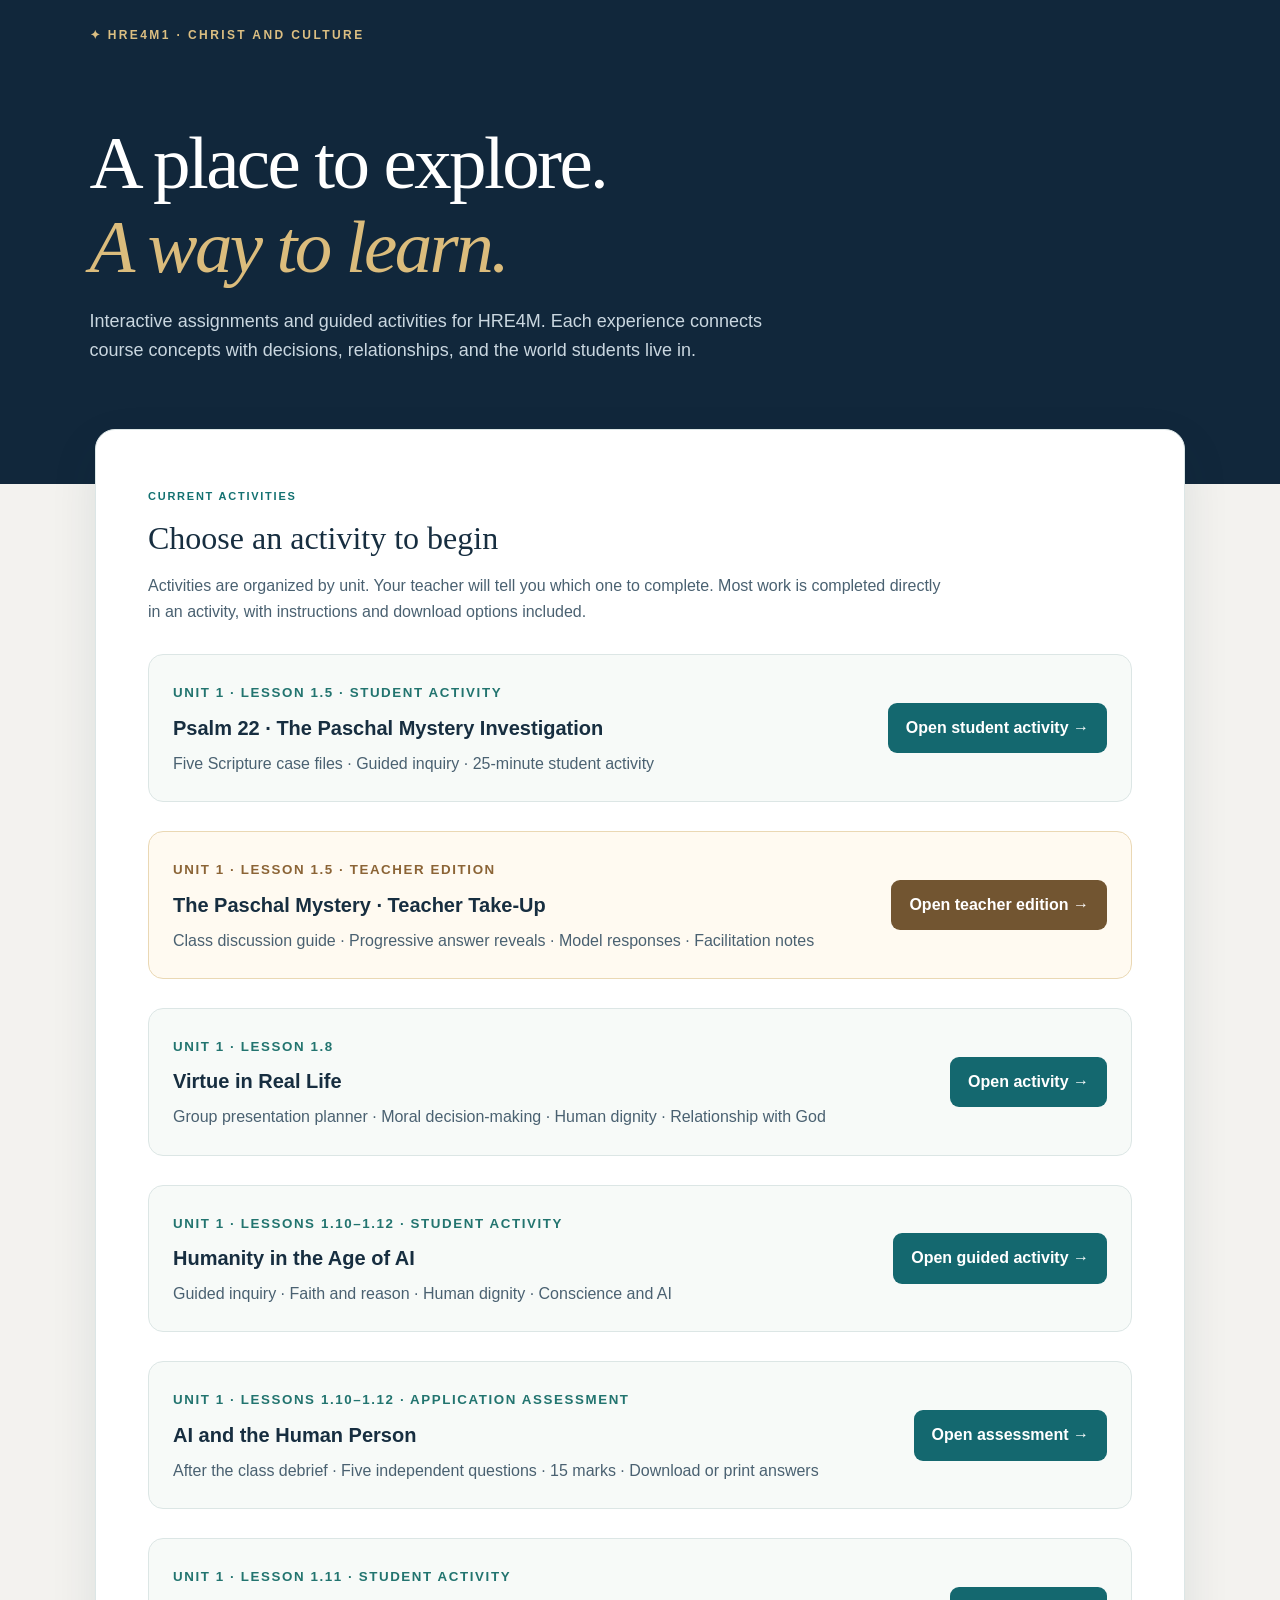
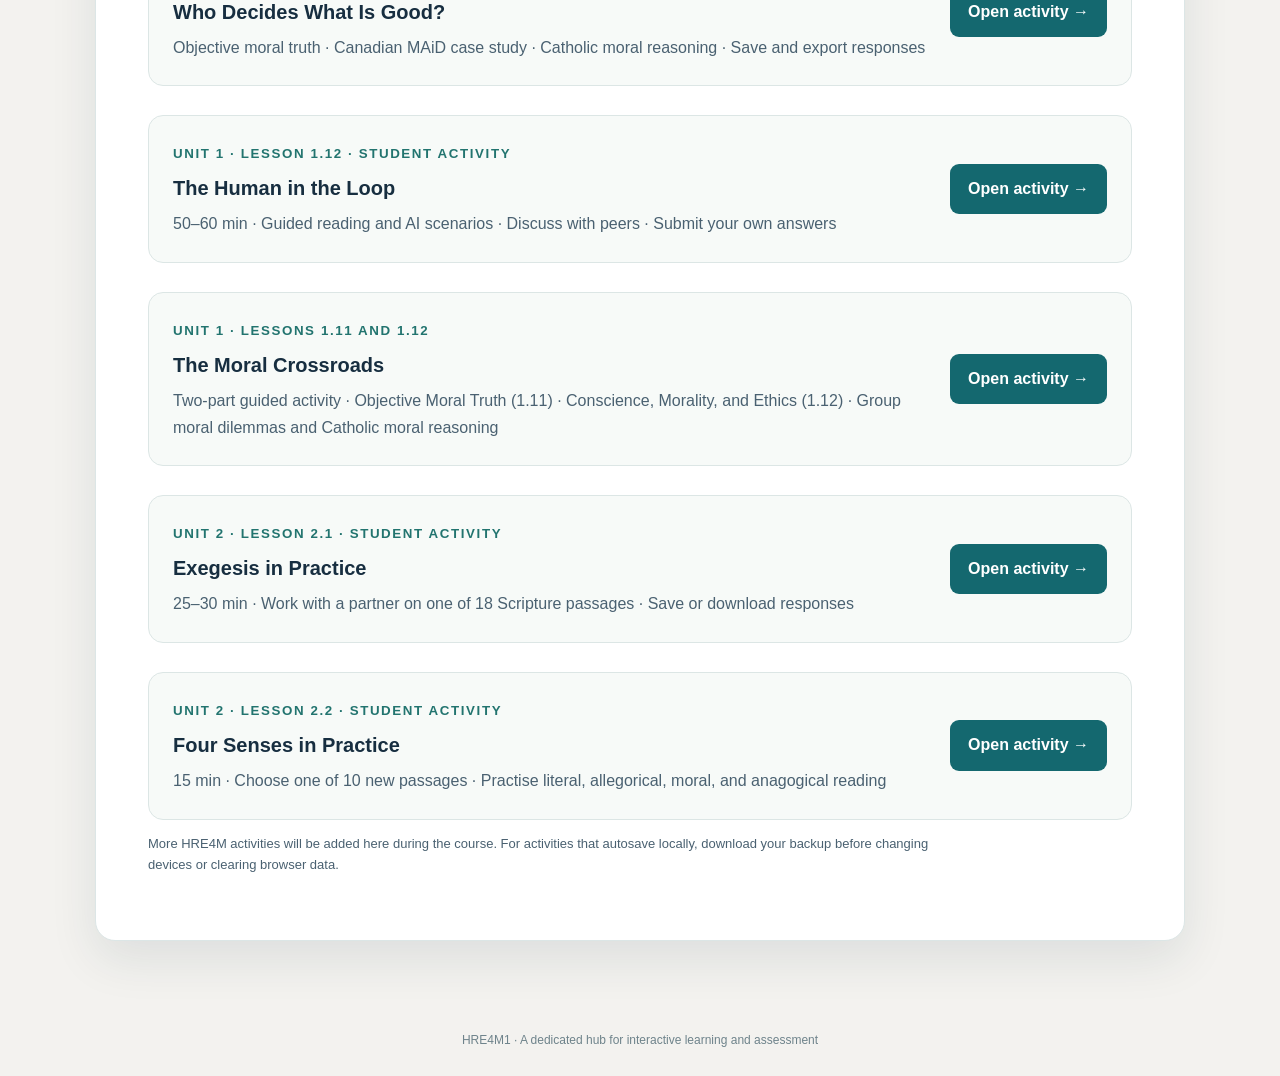
<file: index.html>
<!doctype html><html lang="en-CA"><head><meta charset="utf-8"><meta name="viewport" content="width=device-width,initial-scale=1"><meta name="theme-color" content="#11273b"><title>HRE4M | Activity Hub</title><style>*{box-sizing:border-box}body{margin:0;background:#f3f2ef;color:#172e40;font:16px/1.65 Inter,Segoe UI,Arial,sans-serif}.hero{background:#11273b;color:white;padding:26px clamp(25px,7vw,110px) 100px}.brand{color:#dcbf82;font-size:12px;letter-spacing:.2em;font-weight:900}.hero h1{font:normal clamp(43px,6vw,75px)/1.12 Georgia,serif;letter-spacing:-.035em;max-width:850px;margin:75px 0 18px}.hero h1 em{color:#dbbc7c}.hero p{max-width:690px;color:#cad7e0;font-size:18px}.body{max-width:1130px;margin:-55px auto 65px;padding:0 20px}.card{background:white;border-radius:20px;box-shadow:0 18px 48px #172e4019;padding:clamp(27px,5vw,52px);border:1px solid #dce6e6}.eyebrow{font-weight:900;text-transform:uppercase;letter-spacing:.16em;font-size:11px;color:#137171}.card h2{font:normal 32px Georgia,serif;margin:11px 0}.card p{color:#4a6171;max-width:800px}.activity{border:1px solid #dce6e5;background:#f7faf8;padding:24px;display:flex;justify-content:space-between;align-items:center;border-radius:15px;gap:20px;margin-top:29px}.activity small{color:#22746f;font-weight:800;text-transform:uppercase;letter-spacing:.12em}.activity h3{font-size:20px;margin:6px 0}.activity p{margin:0}.activity a{white-space:nowrap;text-decoration:none;color:white;font-weight:800;background:#14686f;padding:12px 18px;border-radius:9px}.muted{color:#697b82;font-size:13px}.foot{text-align:center;padding:25px;color:#6e838b;font-size:12px}@media(max-width:680px){.hero{padding-bottom:75px}.hero h1{margin:45px 0 14px}.activity{display:block}.activity a{display:inline-block;margin-top:20px}}.activity.teacher{background:#fffaf1;border-color:#ead8b4}.activity.teacher small{color:#8b6436}.activity.teacher a{background:#725531}</style></head><body><header class="hero"><div class="brand">✦ HRE4M1 · CHRIST AND CULTURE</div><h1>A place to explore.<br><em>A way to learn.</em></h1><p>Interactive assignments and guided activities for HRE4M. Each experience connects course concepts with decisions, relationships, and the world students live in.</p></header><main class="body"><section class="card"><span class="eyebrow">CURRENT ACTIVITIES</span><h2>Choose an activity to begin</h2><p>Activities are organized by unit. Your teacher will tell you which one to complete. Most work is completed directly in an activity, with instructions and download options included.</p><article class="activity"><div><small>UNIT 1 · LESSON 1.5 · STUDENT ACTIVITY</small><h3>Psalm 22 · The Paschal Mystery Investigation</h3><p>Five Scripture case files · Guided inquiry · 25-minute student activity</p></div><a href="https://fslb10.github.io/Interactive-Lessons/paschal-mystery/">Open student activity →</a></article><article class="activity teacher"><div><small>UNIT 1 · LESSON 1.5 · TEACHER EDITION</small><h3>The Paschal Mystery · Teacher Take-Up</h3><p>Class discussion guide · Progressive answer reveals · Model responses · Facilitation notes</p></div><a href="unit-1/paschal-mystery-teacher/">Open teacher edition →</a></article><article class="activity"><div><small>UNIT 1 · LESSON 1.8</small><h3>Virtue in Real Life</h3><p>Group presentation planner · Moral decision-making · Human dignity · Relationship with God</p></div><a href="unit-1/virtue-presentations/">Open activity →</a></article><article class="activity"><div><small>UNIT 1 · LESSONS 1.10–1.12 · STUDENT ACTIVITY</small><h3>Humanity in the Age of AI</h3><p>Guided inquiry · Faith and reason · Human dignity · Conscience and AI</p></div><a href="unit-1/ai-and-humanity/">Open guided activity →</a></article><article class="activity"><div><small>UNIT 1 · LESSONS 1.10–1.12 · APPLICATION ASSESSMENT</small><h3>AI and the Human Person</h3><p>After the class debrief · Five independent questions · 15 marks · Download or print answers</p></div><a href="unit-1/ai-and-humanity/assessment.html">Open assessment →</a></article><article class="activity"><div><small>UNIT 1 · LESSON 1.11 · STUDENT ACTIVITY</small><h3>Who Decides What Is Good?</h3><p>Objective moral truth · Canadian MAiD case study · Catholic moral reasoning · Save and export responses</p></div><a href="unit-1/objective-moral-truth/">Open activity →</a></article><article class="activity"><div><small>UNIT 1 · LESSON 1.12 · STUDENT ACTIVITY</small><h3>The Human in the Loop</h3><p>50–60 min · Guided reading and AI scenarios · Discuss with peers · Submit your own answers</p></div><a href="unit-1/ai-conscience-ethics-lab/">Open activity →</a></article><article class="activity"><div><small>UNIT 1 · LESSONS 1.11 AND 1.12</small><h3>The Moral Crossroads</h3><p>Two-part guided activity · Objective Moral Truth (1.11) · Conscience, Morality, and Ethics (1.12) · Group moral dilemmas and Catholic moral reasoning</p></div><a href="unit-1/moral-crossroads/">Open activity →</a></article><article class="activity"><div><small>UNIT 2 · LESSON 2.1 · STUDENT ACTIVITY</small><h3>Exegesis in Practice</h3><p>25–30 min · Work with a partner on one of 18 Scripture passages · Save or download responses</p></div><a href="unit-2/exegesis-in-practice/">Open activity →</a></article><article class="activity"><div><small>UNIT 2 · LESSON 2.2 · STUDENT ACTIVITY</small><h3>Four Senses in Practice</h3><p>15 min · Choose one of 10 new passages · Practise literal, allegorical, moral, and anagogical reading</p></div><a href="unit-2/four-senses-in-practice/">Open activity →</a></article><p class="muted">More HRE4M activities will be added here during the course. For activities that autosave locally, download your backup before changing devices or clearing browser data.</p></section></main><footer class="foot">HRE4M1 · A dedicated hub for interactive learning and assessment</footer></body></html>
</file>
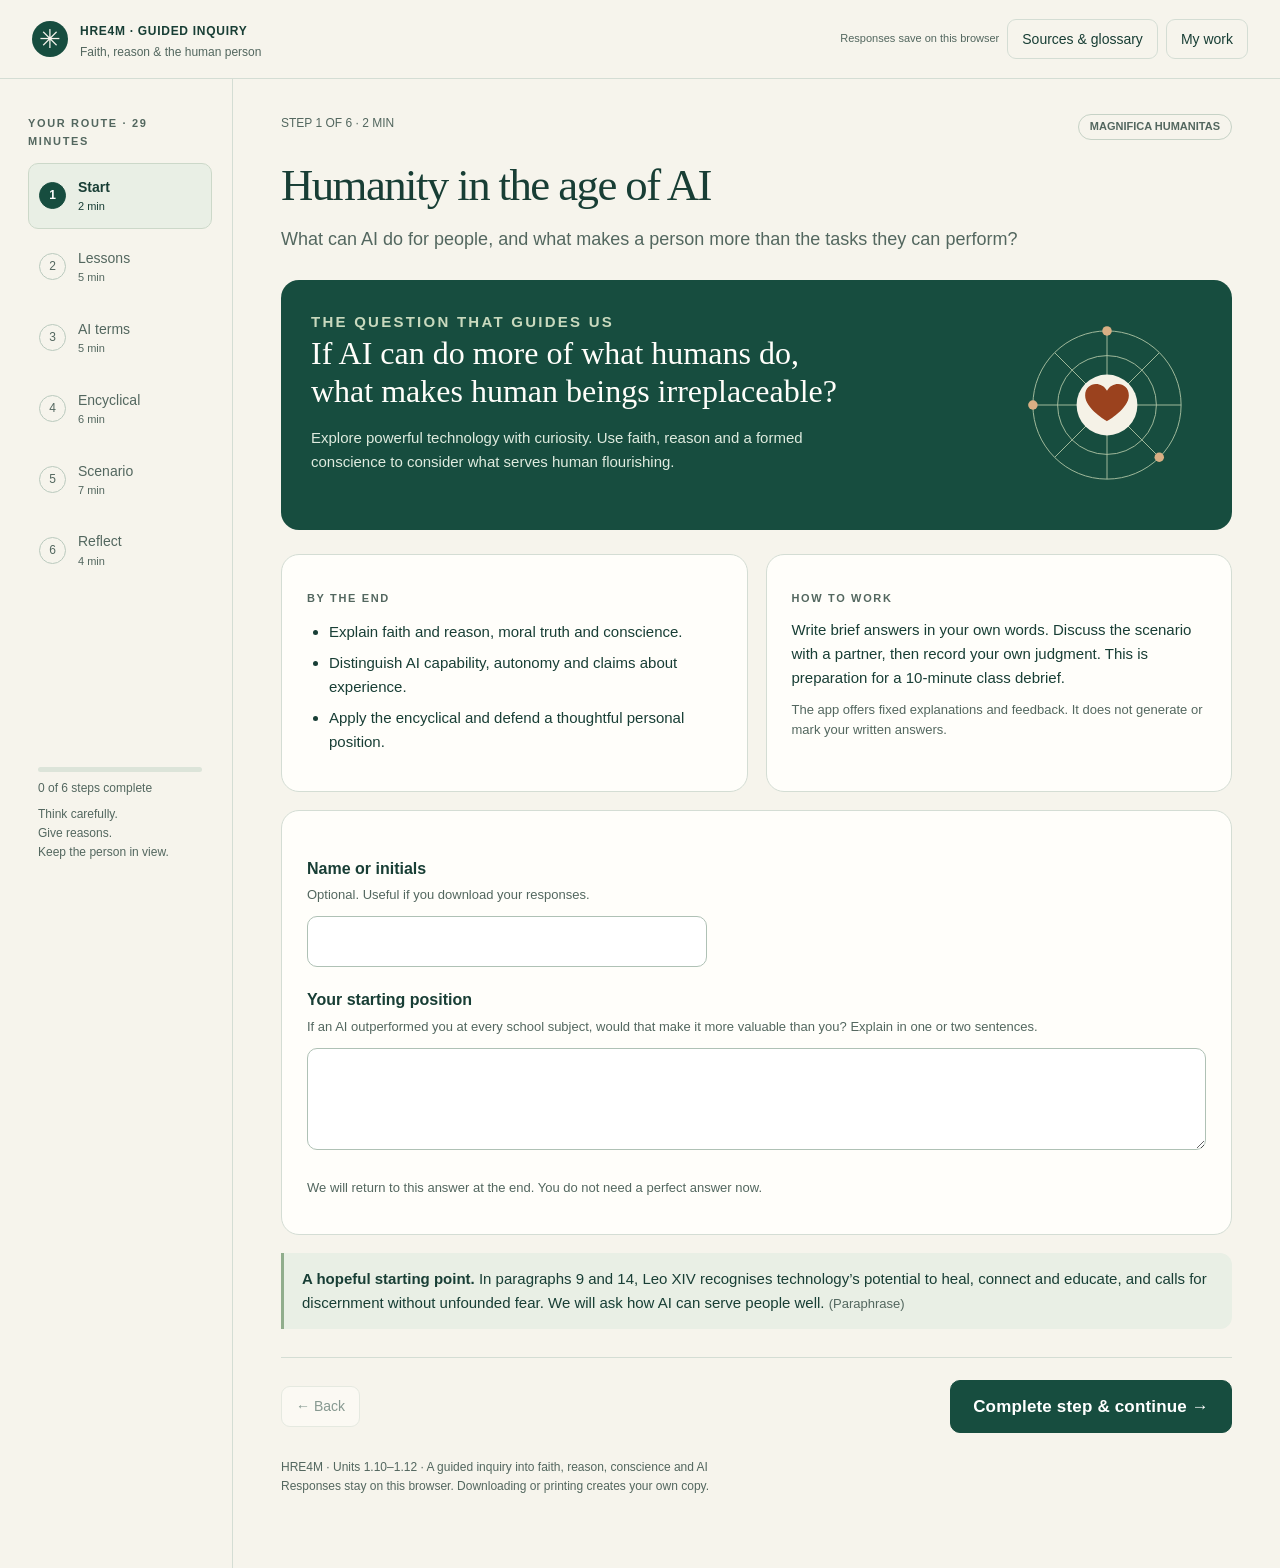
<file: unit-1/ai-and-humanity/index.html>
<!doctype html>
<html lang="en"><head><meta charset="utf-8"><meta name="viewport" content="width=device-width,initial-scale=1"><meta name="description" content="A guided HRE4M activity exploring AI, human dignity, faith, reason and conscience through Magnifica Humanitas."><title>Humanity in the age of AI · HRE4M</title><style>:root{--ink:#183e35;--muted:#53675f;--paper:#f6f4ec;--white:#fffefa;--line:#d4ddd4;--green:#174d3f;--light:#e9efe5;--orange:#9b421e;--peach:#f7e5d7;--radius:18px}*{box-sizing:border-box}body{margin:0;background:var(--paper);color:var(--ink);font:17px/1.6 'Segoe UI',Arial,sans-serif}button,input,textarea,select{font:inherit}button,a,input,textarea,select,summary{touch-action:manipulation}button{cursor:pointer}a{color:var(--green);text-underline-offset:3px}button:focus-visible,a:focus-visible,input:focus-visible,textarea:focus-visible,select:focus-visible,summary:focus-visible{outline:3px solid #b55529;outline-offset:4px}button:disabled{opacity:.5;cursor:default}.skip{position:fixed;top:-70px;left:20px;z-index:100;background:white;padding:12px}.skip:focus{top:10px}.topbar{position:sticky;top:0;z-index:20;background:#f6f4ecf5;border-bottom:1px solid var(--line);display:flex;justify-content:space-between;align-items:center;padding:16px 32px;gap:16px}.brand{display:flex;align-items:center;gap:12px}.brand-mark{display:grid;place-items:center;width:36px;height:36px;background:var(--green);color:var(--paper);border-radius:50%;font:26px Georgia,serif}.brand b{letter-spacing:.06em;font-size:12px}.brand small{display:block;font-size:12px;color:var(--muted)}.top-actions{display:flex;gap:8px;align-items:center}.quiet,.secondary{border:1px solid var(--line);background:var(--white);color:var(--ink);border-radius:9px;padding:8px 14px;font-size:14px}.quiet{background:transparent}.primary{border:1px solid var(--green);background:var(--green);color:white;padding:12px 22px;border-radius:10px;font-weight:600;letter-spacing:.01em}.primary:hover{background:#0c392d}.secondary:hover,.quiet:hover{background:var(--light)}.app{display:grid;grid-template-columns:232px minmax(0,1fr);max-width:1440px;margin:0 auto}.rail{position:sticky;top:83px;align-self:start;height:calc(100vh - 90px);padding:32px 20px 24px 28px;display:flex;flex-direction:column}.eyebrow{font-size:11px;text-transform:uppercase;letter-spacing:.15em;font-weight:700;color:var(--muted);margin:0 0 12px}.route{display:grid;gap:5px;margin:0;padding:0;list-style:none}.route button{width:100%;border:1px solid transparent;background:transparent;text-align:left;display:flex;gap:12px;padding:12px 10px;border-radius:10px;align-items:center;color:var(--muted);font-size:14px}.route button[aria-current=step]{background:var(--light);border-color:#ccd8c9;color:var(--ink);font-weight:650}.num{height:27px;min-width:27px;border-radius:50%;border:1px solid #b9c9bd;display:grid;place-items:center;font-size:12px}.route button[aria-current=step] .num{background:var(--green);color:white;border-color:var(--green)}.route .done .num{background:#d8e8d4}.route small{display:block;font-size:11px;font-weight:400}.rail-bottom{margin-top:auto;padding:20px 10px 0;font-size:12px;color:var(--muted)}.rail-bottom p{margin:7px 0}.progress{height:5px;background:#dce4d9;border-radius:20px;overflow:hidden}.progress span{display:block;height:100%;background:var(--green);width:0;transition:width .25s}main{min-width:0;padding:35px 48px 60px;border-left:1px solid var(--line)}.step-meta{display:flex;justify-content:space-between;gap:15px;font-size:12px;color:var(--muted);margin-bottom:20px}.pill{display:inline-flex;align-items:center;border:1px solid #c6d2c6;border-radius:30px;padding:3px 11px;font-size:11px;font-weight:600;white-space:nowrap}.page-title{font:clamp(32px,3.5vw,52px)/1.12 Georgia,'Times New Roman',serif;letter-spacing:-.035em;margin:8px 0 15px;max-width:800px;font-weight:400}.intro{font-size:18px;color:var(--muted);max-width:760px;margin:0 0 26px}.hero{background:var(--green);color:var(--white);border-radius:var(--radius);padding:30px;display:grid;grid-template-columns:minmax(0,1fr) 190px;gap:20px;margin-bottom:24px;overflow:hidden}.hero h2{font:32px/1.2 Georgia,serif;margin:0 0 15px;max-width:530px}.hero p{font-size:15px;color:#dfebdf;margin:0;max-width:550px}.hero svg{width:100%;max-width:200px;align-self:center}.card{background:var(--white);border:1px solid var(--line);border-radius:var(--radius);padding:25px;margin:18px 0}.card h2{font:26px/1.25 Georgia,serif;margin:0 0 14px}.card h3{font-size:18px;margin:0 0 12px}.card p{margin:10px 0}.two{display:grid;grid-template-columns:1fr 1fr;gap:18px}.two .card{margin:0}.small{font-size:13px;color:var(--muted)}.callout{border-left:3px solid #90ad8c;padding:14px 18px;background:var(--light);border-radius:0 12px 12px 0;margin:16px 0;font-size:15px}.callout.warm{background:var(--peach);border-color:#ba6b41}.callout strong{color:var(--ink)}.field{margin:20px 0}.field label{display:block;font-weight:650;font-size:16px;margin-bottom:6px}.field .hint{display:block;font-size:13px;color:var(--muted);font-weight:400;margin:4px 0 10px}textarea,input[type=text]{width:100%;background:#fff;border:1px solid #afc1b5;border-radius:10px;padding:12px 14px;color:var(--ink);line-height:1.5}textarea{min-height:102px;resize:vertical}input[type=text]{max-width:400px}.field.compact textarea{min-height:82px}.goals{margin:12px 0;padding-left:22px;font-size:15px}.goals li{margin:7px 0}.tabs{display:flex;gap:8px;flex-wrap:wrap;margin-bottom:17px}.tabs button{border:1px solid var(--line);border-radius:9px;background:var(--white);padding:10px 15px;font-size:14px;color:var(--ink)}.tabs button[aria-pressed=true]{background:var(--green);color:white;border-color:var(--green)}.reference{font-size:12px;color:var(--muted);margin-top:14px}.check{border:0;padding:0;margin:20px 0 0;min-width:0}.check legend{font-weight:650;font-size:16px;margin-bottom:12px;float:none}.options{display:grid;gap:9px}.option{display:flex;align-items:flex-start;gap:10px;border:1px solid var(--line);border-radius:10px;padding:10px 13px;background:#fff;cursor:pointer;font-size:15px}.option:has(input:checked){background:var(--light);border-color:#7a9c80}.option input{margin-top:6px;accent-color:var(--green);width:17px;height:17px;flex-shrink:0}.feedback{margin-top:12px;padding:12px 15px;border-radius:10px;background:var(--light);font-size:14px}.feedback.retry{background:var(--peach);color:#6d321e}.term-grid{display:grid;grid-template-columns:1fr 1fr;gap:12px}.term{background:var(--white);border:1px solid var(--line);border-radius:13px;padding:18px}.term h3{font-size:17px;line-height:1.3;margin:7px 0}.term p{font-size:14px;line-height:1.5;margin:8px 0}.term .tag{font-size:10px;text-transform:uppercase;letter-spacing:.08em;color:var(--orange);font-weight:700}.term .example{color:var(--muted);font-size:12px}.sort-item{border-top:1px solid var(--line);padding:15px 0}.sort-item label{display:block;font-weight:600;font-size:15px;margin-bottom:10px}select{border:1px solid #a9bfb0;border-radius:8px;background:#fff;color:var(--ink);padding:9px 12px;max-width:100%;font-size:14px}.passage{display:grid;grid-template-columns:66px minmax(0,1fr);gap:18px}.para-number{font:30px Georgia,serif;color:var(--orange);border-top:2px solid #d8b694;padding-top:9px}.passage blockquote{font:20px/1.5 Georgia,serif;margin:15px 0;padding:0 0 0 17px;border-left:2px solid #a6b99d}.passage cite{font:12px 'Segoe UI',sans-serif;color:var(--muted);font-style:normal}.passage p{font-size:15px}.scenario-banner{background:var(--peach);border:1px solid #dfbfa5;padding:22px;border-radius:14px}.scenario-banner .eyebrow{color:var(--orange)}.scenario-banner h2{font:29px/1.2 Georgia,serif;margin:5px 0 14px}.scenario-banner p{font-size:16px}.steps-line{display:flex;gap:8px;flex-wrap:wrap;margin:15px 0}.steps-line span{font-size:12px;border:1px solid #b7c9ba;border-radius:30px;padding:4px 10px}.optional{margin:17px 0;border:1px solid var(--line);border-radius:12px;background:var(--white);padding:14px 18px}.optional summary{cursor:pointer;font-weight:650;font-size:14px}.optional p,.optional li{font-size:14px}.bottomnav{display:flex;justify-content:space-between;gap:16px;align-items:center;border-top:1px solid var(--line);padding-top:22px;margin-top:28px}.completion{font-size:13px;color:var(--muted);margin-top:12px}.finish{padding:20px;border-radius:13px;background:var(--light);margin-top:20px}.finish h3{margin:0 0 8px}.finish p{font-size:14px}.export-actions{display:flex;gap:10px;flex-wrap:wrap;margin:15px 0}.save-status{font-size:11px;color:var(--muted);max-width:185px}.footnote{font-size:12px;color:var(--muted);margin-top:25px}.toast{position:fixed;bottom:22px;left:50%;transform:translateX(-50%);background:var(--ink);color:white;padding:12px 20px;border-radius:10px;z-index:50;max-width:calc(100% - 30px);font-size:14px}dialog{border:1px solid var(--line);border-radius:18px;padding:28px;width:min(780px,calc(100% - 24px));max-height:85vh;color:var(--ink);background:var(--white)}dialog::backdrop{background:#0d2e256b}dialog h2{font:30px Georgia,serif;margin:0}.dialog-head{display:flex;justify-content:space-between;align-items:center;gap:15px;margin-bottom:20px}.source-list{padding-left:20px}.source-list li{margin:15px 0;font-size:14px;overflow-wrap:anywhere}.source-list small{display:block;color:var(--muted);margin-top:5px}[hidden]{display:none!important}.print-only{display:none}#sourceDialog .term-grid{grid-template-columns:1fr 1fr}h1[tabindex]:focus{outline:none}.print-body{white-space:pre-wrap;overflow-wrap:anywhere}
@media(min-width:1450px){main{padding-right:65px}}@media(max-width:1000px){main{padding:28px}.app{grid-template-columns:195px minmax(0,1fr)}.rail{padding-left:15px}.hero{grid-template-columns:1fr 130px;padding:24px}.hero h2{font-size:27px}}@media(max-width:740px){body{font-size:16px}.topbar{position:relative;padding:14px 16px}.brand small{display:none}.top-actions{gap:6px}.quiet{font-size:12px;padding:7px 10px}.save-status{display:none}.app{display:block}.rail{position:relative;top:auto;height:auto;padding:14px 16px;border-bottom:1px solid var(--line)}.rail>.eyebrow,.rail-bottom{display:none}.route{display:grid;grid-template-columns:repeat(6,1fr);gap:4px}.route button{display:flex;justify-content:center;flex-direction:column;gap:3px;padding:7px 2px;font-size:10px;line-height:1.2;text-align:center}.route small{display:none}.route .num{height:24px;min-width:24px;font-size:11px}.route .nav-label{font-size:10px}.app main{padding:24px 17px 40px;border-left:0}.page-title{font-size:38px}.intro{font-size:16px}.hero{grid-template-columns:1fr}.hero svg{display:none}.hero h2{font-size:28px}.two,.term-grid{grid-template-columns:1fr}.card{padding:20px}.passage{grid-template-columns:44px 1fr;gap:12px}.passage blockquote{font-size:18px}.para-number{font-size:25px}.tabs button{flex:1;font-size:12px;padding:9px 5px}.bottomnav{align-items:stretch}.bottomnav button{font-size:14px;padding:10px 13px}.step-meta{font-size:11px}.pill{font-size:10px}.dialog-head{align-items:start}#sourceDialog .term-grid{grid-template-columns:1fr}}@media(max-width:420px){.brand b{font-size:10px;letter-spacing:.025em}.brand{gap:7px}.brand-mark{width:29px;height:29px}.topbar{padding:12px}.top-actions .quiet{font-size:11px;padding:6px 8px}}@media(prefers-reduced-motion:reduce){*{scroll-behavior:auto!important;transition:none!important}}@media print{@page{size:letter;margin:17mm}.topbar,.rail,main,.toast,dialog{display:none!important}.print-only{display:block!important;font:11pt/1.5 Arial,sans-serif;color:#000}.print-only h1{font:25pt Georgia,serif}.print-only h2{font:17pt Georgia,serif;margin-top:24px}.print-only h3{font-size:11pt;break-after:avoid}.print-only p{margin-top:5px}.print-only section{break-inside:avoid}.print-only .meta{font-size:10pt;color:#333}body{background:white}}
</style></head><body>
<a class="skip" href="#main">Skip to activity</a>
<header class="topbar"><div class="brand"><span class="brand-mark" aria-hidden="true">✳</span><div><b>HRE4M · GUIDED INQUIRY</b><small>Faith, reason &amp; the human person</small></div></div><div class="top-actions"><span class="save-status" id="saveStatus" role="status">Responses save on this browser</span><button class="quiet" id="sourcesBtn">Sources &amp; glossary</button><button class="quiet" id="workBtn">My work</button></div></header>
<div class="app"><aside class="rail" aria-label="Activity route"><p class="eyebrow">Your route · 29 minutes</p><ol class="route" id="route"></ol><div class="rail-bottom"><div class="progress" role="progressbar" aria-label="Steps completed" aria-valuemin="0" aria-valuemax="6" aria-valuenow="0"><span id="progressFill"></span></div><p id="progressText">0 of 6 steps complete</p><p>Think carefully.<br>Give reasons.<br>Keep the person in view.</p></div></aside><main id="main"></main></div>
<dialog id="sourceDialog" aria-labelledby="sourceTitle"><div class="dialog-head"><h2 id="sourceTitle">Sources &amp; glossary</h2><button class="secondary" data-close="sourceDialog">Close</button></div><p class="small">Lesson content is summarised from your class notes. Direct quotations in Step 4 come from the teacher-supplied encyclical PDF. Explanations and activity scenarios are teaching material, not quotations.</p><h3>Class notes</h3><p class="small">Unit 1.10: Faith and Reason · Unit 1.11: Catholic Moral Objective Truth · Unit 1.12: Conscience, Morality, and Ethics.</p><h3>Original sources</h3><p class="small">Optional links need internet. AI research context checked 21 October 2026. Frameworks and forecasts are not proof of personhood.</p><ol class="source-list" id="sourceList"></ol><h3>Quick glossary</h3><div class="term-grid" id="glossaryList"></div></dialog>
<dialog id="workDialog" aria-labelledby="workTitle"><div class="dialog-head"><h2 id="workTitle">Your thinking, collected</h2><button class="secondary" data-close="workDialog">Close</button></div><p class="small">Your responses stay in this browser on this device. Nothing is sent to your teacher automatically. Download or print your work before leaving, especially on a shared device. Private browsing or cleared browser data may remove saved work.</p><div class="export-actions"><button class="primary" id="downloadBtn">Download responses</button><button class="secondary" id="printBtn">Print / save PDF</button><button class="quiet" id="resetBtn">Clear my work</button></div><div id="workSummary"></div></dialog>
<div id="toast" class="toast" role="status" hidden></div><article id="printReport" class="print-only"></article><noscript><p style="padding:30px">This guided activity needs JavaScript enabled. Your teacher can provide the printable assessment and discuss the lesson summaries with you.</p></noscript>
<script>const DATA={"lessons": [{"n": "1.10", "title": "Faith and reason", "question": "How do we seek truth?", "body": "<p><strong>Reason<\/strong> is our natural capacity to examine evidence, recognise relationships, question claims and make judgments. In Catholic teaching, this is a gift from God. <strong>Faith<\/strong> is a gift through which we freely trust God and accept what God reveals; it is more than an unsupported opinion.<\/p><p>Faith and reason support one another in seeking truth. Reason helps us test claims and avoid mistakes; faith deepens our understanding of God, human dignity and our purpose. Neither excuses us from thinking carefully.<\/p>", "bridge": "When an AI sounds convincing, examine its evidence. When asking what a person is worth, consider the Catholic account of creation, relationship and purpose, as well as rational argument.", "reference": "Lesson 1.10, sections 1–5; CCC 159; Hebrews 11:1.", "check": {"id": "l10", "q": "An AI gives a confident answer about what makes life meaningful. Which response best uses faith and reason?", "options": ["Accept it because it sounds knowledgeable.", "Examine its reasoning and consider it in light of Scripture and Catholic teaching.", "Reject it immediately because technology cannot be useful."], "correct": 1, "why": ["Confidence is not evidence. A fluent answer still needs examination.", "Reason examines the claim; faith contributes the Catholic understanding of human purpose. They work together.", "Lesson 1.10 encourages thoughtful inquiry. We can learn from useful tools while judging their claims."]}}, {"n": "1.11", "title": "Objective moral truth", "question": "What makes a choice right?", "body": "<p><strong>Objective moral truth<\/strong> means that moral goodness is not created by personal preference, popularity or convenience. Catholics understand God as the source of moral truth. <strong>Natural law<\/strong> is the moral order that human reason can discover; it does not mean that everything occurring in nature is good.<\/p><p>Scripture, Tradition and the Church’s teaching authority help us recognise and apply moral truth. The Ten Commandments protect basic goods; Jesus deepens moral living through love of God and neighbour, mercy and care for those in need. The goal is genuine human flourishing.<\/p>", "bridge": "An AI system may optimise for speed, engagement or profit. We must still ask whether its goals and design respect truth, justice and every person’s dignity.", "reference": "Lesson 1.11, sections 1–4; Romans 2:14–15; Matthew 22:36–40.", "check": {"id": "l11", "q": "A school’s AI ranks students only by how quickly they finish work. What is the strongest Catholic criticism?", "options": ["The majority must vote before the ranking becomes morally right.", "Efficient results always justify the system.", "Speed alone cannot measure a person’s worth or determine what is just."], "correct": 2, "why": ["Agreement can help shape policy, but a vote does not create a person’s dignity.", "Efficiency can be valuable, but it does not override dignity or fairness.", "Objective moral principles allow us to evaluate a system’s goals, even when the system is efficient or popular."]}}, {"n": "1.12", "title": "Conscience, morality and ethics", "question": "How do I choose responsibly?", "body": "<p><strong>Morality<\/strong> concerns right and wrong and how we live. <strong>Ethics<\/strong> examines the reasons, principles and responsibilities involved in those choices. The terms overlap. Catholic morality is rooted in love, virtue and the dignity of every person.<\/p><p><strong>Conscience<\/strong> is a judgment of reason applying moral truth to a particular action. It needs formation through reflection, Scripture, Church teaching, prayer and wise advice. It is more than a feeling or permission to do whatever we prefer. Our choices develop habits and character.<\/p>", "bridge": "AI may suggest options or explain a principle. You still need to understand the situation, form a judgment and take responsibility for what you choose.", "reference": "Lesson 1.12, sections 1–6; CCC 1778, 1783–1785.", "check": {"id": "l12", "q": "“The AI said my choice was fine, so I am no longer responsible.” What is missing?", "options": ["The person must form and exercise their own conscience.", "The person should ask more chatbots and follow the majority.", "The person only needs to feel comfortable."], "correct": 0, "why": ["Advice can inform conscience; it cannot take over our responsibility for acting.", "A collection of answers is not a substitute for moral reasoning.", "Feelings matter, but conscience is a formed judgment, not comfort alone."]}}], "terms": [{"title": "Artificial intelligence", "tag": "Broad category", "text": "Computer systems designed to perform tasks associated with intelligence, such as recognising patterns, generating language or solving problems. The label describes capabilities; it does not by itself establish personhood.", "example": "Example: a system that identifies objects in an image.", "source": "ai"}, {"title": "Generative AI", "tag": "Creates content", "text": "AI that produces text, images, audio, video or code from patterns learned during training and from the context provided. Its outputs can be useful, original and mistaken.", "example": "Example: generating an explanation, illustration or first draft.", "source": "ai"}, {"title": "Multimodal AI", "tag": "Works across formats", "text": "AI that can process or produce more than one kind of information, such as text, images and audio. Working across formats does not establish that a system has human experience.", "example": "Example: interpreting a diagram and explaining it in spoken language.", "source": "ai"}, {"title": "Agentic / autonomous AI", "tag": "Acts toward a goal", "text": "AI that can choose steps and use tools toward a goal, with varying human oversight. Autonomy describes how independently it operates; it does not mean moral freedom or a conscience.", "example": "Example: planning a route and booking approved travel within a budget.", "source": "agents"}, {"title": "AGI", "tag": "Breadth of ability", "text": "Artificial general intelligence: a proposed level of broadly applicable capability across many tasks, often compared with human performance. Definitions and thresholds differ. Excellence at one task does not establish AGI.", "example": "Ask: how broad, reliable and adaptable is the capability?", "source": "agi"}, {"title": "Superintelligence / ASI", "tag": "Beyond human performance", "text": "Artificial superintelligence: a proposed level of capability exceeding human performance across a broad range of cognitive tasks. Superhuman skill at one game or calculation is a narrower claim.", "example": "This is a capability concept, not a declaration of divine wisdom or moral authority.", "source": "agi"}, {"title": "Consciousness / sentience", "tag": "Subjective experience", "text": "Consciousness concerns subjective awareness or experience. Sentience usually means a capacity to feel, such as pleasure or pain. Convincing language alone does not settle whether a system has experience. Future AI consciousness remains a research and philosophical question.", "example": "Saying “I feel sad” is an output; having an experience is a further claim.", "source": "consciousness"}, {"title": "Anthropomorphism", "tag": "Human qualities attributed", "text": "Attributing human feelings, intentions or experiences to something non-human. Words such as “learns” or “decides” may describe a useful function, but we should ask what the words mean in that context.", "example": "An AI “remembering” information does not automatically mean a human autobiographical memory.", "source": "encyclical"}], "sorts": [{"id": "s1", "q": "An AI independently chooses tools and completes an approved booking.", "answer": "operation", "why": "This describes operational autonomy. It does not establish broad general intelligence or moral responsibility."}, {"id": "s2", "q": "A company claims its future system will match skilled humans across many different tasks.", "answer": "capability", "why": "This is a claim about breadth and performance associated with AGI. A prediction still needs evidence."}, {"id": "s3", "q": "A chatbot says “I care about you,” so it must experience love.", "answer": "experience", "why": "This infers an inner experience from language. The inference needs justification; the sentence alone does not prove it."}], "passages": [{"n": 50, "label": "Dignity is received, not earned", "quote": "Created for relationship, every human person is planned and willed by God to enter into communion with him, with others and with creation.", "explain": "In this paragraph, Leo XIV grounds dignity in being created and loved by God. Abilities, achievements and productivity do not determine a person’s fundamental worth. This includes people who cannot demonstrate advanced reasoning.", "lesson": "Connect to 1.11: a person’s dignity is not a preference or a performance score.", "prompt": "An AI scores higher than a student on every test. Using paragraph 50, explain why the student’s dignity does not decrease.", "id": "p50"}, {"n": 99, "label": "A capability is not the whole person", "quote": "They may imitate language, behavior and analytical skills, or even simulate empathy and understanding, but they do not understand what they produce, for they lack the affective, relational and spiritual perspective through which human beings grow in wisdom.", "explain": "This is the encyclical’s account of AI and the human person. It distinguishes powerful outputs from the lived, relational, moral and spiritual dimensions of human understanding. The Church’s anthropological argument and an empirical test of performance answer different questions.", "lesson": "Connect to 1.10 and 1.12: distinguish evidence of a capability from claims about personhood, conscience and responsibility.", "prompt": "An AI writes a thoughtful apology. What does the output demonstrate, and what does it not by itself establish about the AI?", "id": "p99"}, {"n": 114, "label": "Technology can support human care", "quote": "Technology can also support this mutual care between people, for example, by providing tools that help us anticipate and organize things, without undermining human freedom and judgment.", "explain": "AI can help people care for one another. The Catholic question concerns the kind of relationship and responsibility that its use supports. A helpful tool can make room for more human attention rather than reducing people to functions.", "lesson": "Connect to 1.12: ethical reasoning asks how we should act, whom a choice serves and who remains responsible.", "prompt": "Name one way AI could help people care for someone, and one responsibility that should remain with a person.", "id": "p114"}], "sources": [{"id": "encyclical", "title": "Leo XIV • Magnifica Humanitas (15 May 2026)", "url": "https://www.vatican.va/content/leo-xiv/en/encyclicals/documents/20260515-magnifica-humanitas.html", "note": "Core excerpts: paragraphs 50, 99 and 114, checked against the teacher-supplied PDF. Context and paraphrases: 9, 14, 15, 50–53, 99–105, 114 and 139–147. Extracts are selections, not complete paragraphs."}, {"id": "agi", "title": "Google DeepMind • Levels of AGI (2024)", "url": "https://deepmind.google/research/publications/66938/", "note": "A research framework separating breadth, performance and autonomy. It is one framework, not a universal agreement on an AGI threshold."}, {"id": "measurement", "title": "Google DeepMind • Measuring progress toward AGI (2026)", "url": "https://blog.google/innovation-and-ai/models-and-research/google-deepmind/measuring-agi-cognitive-framework/", "note": "Current research context: evaluating cognitive abilities across multiple dimensions rather than relying on a single impressive result."}, {"id": "agents", "title": "Anthropic • Building effective agents (2024)", "url": "https://www.anthropic.com/research/building-effective-agents", "note": "Used for the functional distinction between workflows and agents, not for current product rankings."}, {"id": "alphafold", "title": "Google DeepMind • AlphaFold", "url": "https://deepmind.google/science/alphafold/", "note": "A concrete example of AI supporting biological research through structure predictions."}, {"id": "consciousness", "title": "Butlin and colleagues • Consciousness in AI (2023)", "url": "https://arxiv.org/abs/2308.08708", "note": "A theory-based research approach to assessing possible consciousness. Its assessment concerns systems examined at that time; it does not settle every future system."}, {"id": "catechism", "title": "Catechism • Moral conscience", "url": "https://www.vatican.va/archive/ENG0015/__P60.HTM", "note": "CCC 1778 and 1783–1785 clarify judgment of reason and the formation of conscience."}]};
'use strict';
const KEY='hre4m-ai-humanity-guided-v1';
const STEPS=[['Start with a question','Start','2 min'],['Revisit the lessons','Lessons','5 min'],['Understand AI','AI terms','5 min'],['Read the encyclical','Encyclical','6 min'],['Make a decision','Scenario','7 min'],['Explain your position','Reflect','4 min']];
let state={step:0,lesson:0,answers:{},choices:{},checked:{},done:[]};let storageOK=true;
try{const saved=JSON.parse(localStorage.getItem(KEY)||'null');if(saved&&typeof saved==='object'){state.step=Number.isInteger(saved.step)&&saved.step>=0&&saved.step<6?saved.step:0;state.lesson=Number.isInteger(saved.lesson)&&saved.lesson>=0&&saved.lesson<3?saved.lesson:0;for(const k of ['answers','choices','checked'])if(saved[k]&&typeof saved[k]==='object'&&!Array.isArray(saved[k]))state[k]=saved[k];if(Array.isArray(saved.done))state.done=[...new Set(saved.done.filter(x=>Number.isInteger(x)&&x>=0&&x<6))]}}catch(e){storageOK=false}
const $=id=>document.getElementById(id);const escape=s=>String(s??'').replace(/[&<>"']/g,c=>({'&':'&amp;','<':'&lt;','>':'&gt;','"':'&quot;',"'":'&#39;'}[c]));
function save(){try{localStorage.setItem(KEY,JSON.stringify(state));storageOK=true;$('saveStatus').textContent='Saved on this browser'}catch(e){storageOK=false;$('saveStatus').textContent='Saving unavailable · download your work'}updateProgress()}
function field(id,title,hint='',compact=false){return `<div class="field ${compact?'compact':''}"><label for="${id}">${title}${hint?`<span class="hint" id="${id}-hint">${hint}</span>`:''}</label><textarea id="${id}" data-answer="${id}" ${hint?`aria-describedby="${id}-hint"`:''}>${escape(state.answers[id])}</textarea></div>`}
function check(c){return `<fieldset class="check"><legend>${c.q}</legend><div class="options">${c.options.map((o,i)=>`<label class="option"><input type="radio" name="${c.id}" value="${i}" data-choice="${c.id}" ${String(state.choices[c.id])===String(i)?'checked':''}><span>${o}</span></label>`).join('')}</div><p><button class="secondary" data-check="${c.id}">Check my reasoning</button></p><div id="feedback-${c.id}" aria-live="polite">${state.checked[c.id]?feedback(c):''}</div></fieldset>`}
function feedback(c){const i=Number(state.choices[c.id]);if(!Number.isInteger(i)||i<0||i>=c.options.length)return '';return `<div class="feedback ${i===c.correct?'':'retry'}"><strong>${i===c.correct?'Yes — here is why.':'Reconsider this.'}</strong> ${c.why[i]}</div>`}
function termCards(){return DATA.terms.map(t=>`<article class="term"><div class="tag">${t.tag}</div><h3>${t.title}</h3><p>${t.text}</p><p class="example">${t.example}</p></article>`).join('')}
function stageHeader(title,lead){return `<div class="step-meta"><span>STEP ${state.step+1} OF 6 · ${STEPS[state.step][2].toUpperCase()}</span><span class="pill">${state.step===3?'READ · CONNECT · EXPLAIN':state.step===4?'APPLY YOUR LEARNING':'MAGNIFICA HUMANITAS'}</span></div><h1 class="page-title" tabindex="-1">${title}</h1><p class="intro">${lead}</p>`}
function start(){return stageHeader('Humanity in the age of AI','What can AI do for people, and what makes a person more than the tasks they can perform?')+`<div class="hero"><div><p class="eyebrow" style="color:#c9d9be">THE QUESTION THAT GUIDES US</p><h2>If AI can do more of what humans do, what makes human beings irreplaceable?</h2><p>Explore powerful technology with curiosity. Use faith, reason and a formed conscience to consider what serves human flourishing.</p></div><svg viewBox="0 0 200 200" aria-hidden="true"><g fill="none" stroke="#a7bea0" stroke-width="1"><circle cx="100" cy="100" r="78"/><circle cx="100" cy="100" r="52"/><path d="M22 100h156M100 22v156M45 45l110 110M45 155L155 45"/></g><g fill="#d9af84"><circle cx="22" cy="100" r="5"/><circle cx="100" cy="22" r="5"/><circle cx="155" cy="155" r="5"/></g><circle cx="100" cy="100" r="32" fill="#f5f2e7"/><path d="M100 117s-23-13-23-27c0-14 17-16 23-5 6-11 23-9 23 5 0 14-23 27-23 27Z" fill="#9b421e"/></svg></div><div class="two"><section class="card"><p class="eyebrow">BY THE END</p><ul class="goals"><li>Explain faith and reason, moral truth and conscience.</li><li>Distinguish AI capability, autonomy and claims about experience.</li><li>Apply the encyclical and defend a thoughtful personal position.</li></ul></section><section class="card"><p class="eyebrow">HOW TO WORK</p><p style="font-size:15px">Write brief answers in your own words. Discuss the scenario with a partner, then record your own judgment. This is preparation for a 10-minute class debrief.</p><p class="small">The app offers fixed explanations and feedback. It does not generate or mark your written answers.</p></section></div><div class="card"><div class="field"><label for="studentName">Name or initials <span class="hint">Optional. Useful if you download your responses.</span></label><input id="studentName" type="text" autocomplete="off" maxlength="80" data-answer="studentName" value="${escape(state.answers.studentName)}"></div>${field('starting','Your starting position','If an AI outperformed you at every school subject, would that make it more valuable than you? Explain in one or two sentences.')}<p class="small">We will return to this answer at the end. You do not need a perfect answer now.</p></div><div class="callout"><strong>A hopeful starting point.</strong> In paragraphs 9 and 14, Leo XIV recognises technology’s potential to heal, connect and educate, and calls for discernment without unfounded fear. We will ask how AI can serve people well. <span class="small">(Paraphrase)</span></div>`}
function lessons(){const l=DATA.lessons[state.lesson];return stageHeader('Three lessons. One way of thinking.','Use your class learning to move from “What is true?” to “What is right?” to “What should I do?”')+`<div class="tabs" aria-label="Choose a lesson">${DATA.lessons.map((x,i)=>`<button data-lesson="${i}" aria-pressed="${i===state.lesson}">${x.n} · ${['Faith & reason','Moral truth','Conscience'][i]} ${state.checked[x.check.id]&&Number(state.choices[x.check.id])===x.check.correct?'✓':''}</button>`).join('')}</div><article class="card lesson-panel"><p class="eyebrow">UNIT ${l.n} · ${l.title}</p><h2>${l.question}</h2>${l.body}<div class="callout"><strong>Apply it to AI.</strong> ${l.bridge}</div><p class="reference">${l.reference}</p>${check(l.check)}</article><p class="small">Visit all three lesson tabs and check your reasoning. You can retry after reading the feedback.</p><details class="optional"><summary>A little more from 1.12 · three ethical lenses</summary><p><strong>Consequences:</strong> who benefits or is harmed? <strong>Duties:</strong> which rights and responsibilities must be respected? <strong>Virtues:</strong> what habits and character does this choice develop?</p><p>Catholic discernment considers outcomes, moral principles and character together. A desirable result does not automatically justify a wrongful means.</p></details>`}
function ai(){return stageHeader('Powerful abilities. Careful language.','Capability, independence and inner experience are different questions. One does not automatically prove the others.')+`<div class="term-grid">${termCards()}</div><div class="callout warm"><strong>Watch the claim.</strong> AGI and superintelligence are capability concepts with debated definitions and thresholds. Keep evidence of a demonstrated ability separate from predictions about future systems or claims about personhood.</div><div class="card"><p class="eyebrow">A REAL CONTRIBUTION</p><h2>Supporting human discovery</h2><p>AlphaFold predicts biological structures to support research. This is a concrete example of AI extending what researchers can investigate. Its value can be considered in terms of the human good it helps people pursue. <a href="https://deepmind.google/science/alphafold/" target="_blank" rel="noopener noreferrer">Read about AlphaFold ↗</a></p></div><div class="card"><h2>What kind of claim is it?</h2><p class="small">Choose the main claim in each statement, then check. Categories are not a ladder toward becoming human.</p>${DATA.sorts.map(s=>`<div class="sort-item"><label for="${s.id}">${s.q}</label><select id="${s.id}" data-choice="${s.id}"><option value="">Choose a category</option>${[['capability','Capability / performance'],['operation','Operational autonomy'],['experience','Inner experience / personhood']].map(([v,t])=>`<option value="${v}" ${state.choices[s.id]===v?'selected':''}>${t}</option>`).join('')}</select><button class="secondary" data-sort="${s.id}">Check</button><div id="feedback-${s.id}" aria-live="polite">${state.checked[s.id]?sortFeedback(s):''}</div></div>`).join('')}</div><details class="optional"><summary>Going further · transhumanism and posthumanism</summary><p>In <em>Magnifica Humanitas</em> (15 May 2026), Pope Leo XIV discusses transhumanism and posthumanism in paragraphs 115–118. He describes views about enhancing people or moving beyond present human limits, and distinguishes technology that serves a person from a vision that judges some lives less worthy because they are vulnerable or less efficient.</p><p>For this activity, distinguish these cultural and philosophical positions from AI capability levels such as AGI and superintelligence.</p><p class="reference"><strong>Source:</strong> Pope Leo XIV, <a href="https://www.vatican.va/content/leo-xiv/en/encyclicals/documents/20260515-magnifica-humanitas.html" target="_blank" rel="noopener noreferrer"><em>Magnifica Humanitas</em>, paragraphs 115–118 ↗</a> (supplied PDF, p. 21). The explanation above is a paraphrase; the distinction from capability levels is an activity clarification.</p></details><p class="reference">Definitions are teaching summaries informed by the research listed in Sources &amp; glossary. Research context checked 21 October 2026.</p>`}
function sortFeedback(s){if(!state.choices[s.id])return '';return `<div class="feedback ${state.choices[s.id]===s.answer?'':'retry'}"><strong>${state.choices[s.id]===s.answer?'Yes.':'Look again.'}</strong> ${s.why}</div>`}
function encyclical(){return stageHeader('Read. Connect. Explain.','An encyclical is a papal teaching letter. Magnifica Humanitas applies Catholic social teaching to safeguarding the human person in the time of AI.')+`<div class="callout"><strong>The Catholic foundation.</strong> We are created in God’s image and likeness: persons called to truth, love, freedom and communion. Our rational nature and gifts belong within this fuller vocation. Dignity is not earned by intelligence, usefulness or achievement. <span class="small">(Summary of paragraphs 15 and 50–53)</span></div>${DATA.passages.map(p=>`<article class="card passage"><div class="para-number" aria-label="Paragraph ${p.n}">§${p.n}</div><div><p class="eyebrow">MAGNIFICA HUMANITAS · SELECTED EXCERPT</p><h2>${p.label}</h2><blockquote>“${p.quote}”</blockquote><cite>Pope Leo XIV, paragraph ${p.n} · excerpt from the supplied PDF</cite><p><strong>In plain language:</strong> ${p.explain}</p><p class="callout">${p.lesson}</p>${field(p.id,p.prompt,'One clear sentence is enough.',true)}</div></article>`).join('')}<details class="optional"><summary>A useful distinction · science, philosophy and faith</summary><p>A performance test can show what a system can do. A philosophical argument examines concepts such as experience, freedom or personhood. Catholic faith understands human beings in relation to God and their spiritual vocation. Keep these kinds of claims clear as you reason; a benchmark score alone does not settle the whole question.</p><p>Paragraph 99 states the encyclical’s account of AI. Research about possible future machine consciousness remains open to investigation and debate. This activity does not treat a technical prediction as a proof about souls or personhood.</p></details>`}
function scenario(){return stageHeader('Help the school make a wise choice.','Apply the lessons and the encyclical to a practical decision. Talk with a partner, then write your own recommendation.')+`<article class="scenario-banner"><p class="eyebrow">FICTIONAL CASE · THE AI LEARNING ASSISTANT</p><h2>More help. More time to think?</h2><p>Your school is considering an AI learning assistant. It can explain difficult ideas in different ways, translate instructions and give practice feedback. Students can ask questions outside class, and teachers may gain time for individual conversations.</p><p>During a pilot, some students become more confident. Others copy explanations without understanding them. A few assume the assistant’s confident answers must be correct. The school must decide how to use the tool while protecting students’ learning, dignity and relationships.</p><p><strong>Your task:</strong> recommend an approach. You may support the plan, propose conditions or recommend a different approach. Explain how your choice serves people.</p></article><div class="steps-line" aria-label="Discernment process"><span>1 · Notice the facts</span><span>2 · Identify the good</span><span>3 · Consult principles</span><span>4 · Judge &amp; take responsibility</span></div><div class="card">${field('caseGood','1. What genuine good could the assistant provide?','Name one specific benefit and who would benefit.',true)}${field('casePrinciple','2. Which principle should guide the decision?','Use one lesson concept and one encyclical paragraph. Explain the connection; do not just list them.',true)}${field('caseAction','3. What should the school do, and who remains responsible?','Give one practical recommendation or condition, naming a human responsibility.',true)}${field('caseObjection','4. What is the strongest reasonable objection to your plan?','Explain how you would respond or adjust your plan.',true)}</div><details class="optional"><summary>Need a prompt?</summary><p>Consider access for students who need extra support; checking information; maintaining teacher relationships; and practising your own reasoning. Ask whether a tool helps students develop their gifts. Paragraph 50 concerns dignity; paragraph 99 concerns capability and personhood; paragraph 114 concerns care and responsibility.</p></details>`}
function reflection(){return stageHeader('Make the reasoning your own.','Return to your first answer. Keep it, refine it or change it, and explain why. Aim for about five to seven sentences across the four boxes.')+`<div class="card"><p class="eyebrow">YOUR STARTING POSITION</p><p class="print-body">${escape(state.answers.starting||'You have not recorded a starting position yet. You can return to Step 1.')}</p></div><div class="card">${field('reflectClaim','1. My position on AI and human worth','Explain whether greater AI capability changes a human being’s dignity, and why.',true)}${field('reflectEvidence','2. My reasons and evidence','Apply one lesson concept and one encyclical paragraph to support your position.',true)}${field('reflectTerms','3. A distinction that matters','Use two AI terms accurately to explain a distinction relevant to your position. For example: operational autonomy and consciousness.',true)}${field('reflectPractice','4. What follows for my life?','Name one beneficial use you would make of AI, a responsibility you would retain, and an uncertainty or counterargument you still take seriously.',true)}</div><div class="finish"><h3>Bring your reasoning to the debrief.</h3><p>Be ready to explain one idea you understand more clearly and one decision about AI that still needs careful thought. Download or print your responses if your teacher asks you to share them.</p><div class="export-actions"><button class="primary" data-work>Review &amp; save my work</button></div><p class="small">The separate Application assessment comes after the class debrief. Your written responses here are preparation, not automatically marked.</p></div>`}
function render(focus=false){$('route').innerHTML=STEPS.map((s,i)=>`<li><button data-step="${i}" ${state.step===i?'aria-current="step"':''} class="${state.done.includes(i)?'done':''}" aria-label="Step ${i+1}: ${s[0]}${state.done.includes(i)?', complete':''}"><span class="num">${state.done.includes(i)?'✓':i+1}</span><span><span class="nav-label">${s[1]}</span><small>${s[2]}</small></span></button></li>`).join('');$('main').innerHTML=[start,lessons,ai,encyclical,scenario,reflection][state.step]()+`<div class="bottomnav"><button class="secondary" id="backBtn" ${state.step===0?'disabled':''}>← Back</button><button class="primary" id="nextBtn">${state.step===5?'Complete activity ✓':'Complete step & continue →'}</button></div><p class="completion" id="completionMessage" role="status"></p><p class="footnote">HRE4M · Units 1.10–1.12 · A guided inquiry into faith, reason, conscience and AI<br>Responses stay on this browser. Downloading or printing creates your own copy.</p>`;updateProgress();if(!storageOK)$('saveStatus').textContent='Saving unavailable · download your work';if(focus){$('main').querySelector('h1').focus();window.scrollTo({top:0,behavior:'instant'})}}
function updateProgress(){const n=state.done.length;$('progressFill').style.width=`${n/6*100}%`;$('progressText').textContent=`${n} of 6 steps complete`;document.querySelector('[role=progressbar]').setAttribute('aria-valuenow',String(n))}
function ready(s){const have=ids=>ids.every(id=>typeof state.answers[id]==='string'&&state.answers[id].trim().length>0);if(s===0)return have(['starting']);if(s===1)return DATA.lessons.every(l=>state.checked[l.check.id]&&Number(state.choices[l.check.id])===l.check.correct);if(s===2)return DATA.sorts.every(c=>state.checked[c.id]&&state.choices[c.id]===c.answer);if(s===3)return have(['p50','p99','p114']);if(s===4)return have(['caseGood','casePrinciple','caseAction','caseObjection']);return have(['reflectClaim','reflectEvidence','reflectTerms','reflectPractice'])}
function invalidate(){state.done=state.done.filter(s=>ready(s));save()}
let toastTimer;function toast(text){clearTimeout(toastTimer);$('toast').textContent=text;$('toast').hidden=false;toastTimer=setTimeout(()=>$('toast').hidden=true,3500)}
const RESPONSE_LABELS=[['starting','Starting position'],['p50','Paragraph 50: dignity'],['p99','Paragraph 99: capability and personhood'],['p114','Paragraph 114: supporting care'],['caseGood','Scenario: genuine good'],['casePrinciple','Scenario: guiding principle'],['caseAction','Scenario: recommendation and responsibility'],['caseObjection','Scenario: objection and response'],['reflectClaim','Reflection: my position'],['reflectEvidence','Reflection: lesson and encyclical reasoning'],['reflectTerms','Reflection: AI terms'],['reflectPractice','Reflection: practice and uncertainty']];
function reportHTML(){return `<h1>Humanity in the age of AI</h1><p class="small">HRE4M · Guided activity responses<br>Name / initials: ${escape(state.answers.studentName||'Not entered')}<br>Exported: ${escape(new Date().toLocaleDateString('en-CA'))} · ${state.done.length}/6 steps marked complete<br>Written responses have not been marked by the app.</p>${RESPONSE_LABELS.map(([id,label])=>`<section><h3>${label}</h3><p class="print-body">${escape(state.answers[id]||'[No response recorded]')}</p></section>`).join('')}<h2>Practice checks</h2>${DATA.lessons.map(l=>`<p>${l.n}: ${state.checked[l.check.id]?(Number(state.choices[l.check.id])===l.check.correct?'Correct after feedback':'Revisit this check'):'Not checked'}</p>`).join('')}${DATA.sorts.map((s,i)=>`<p>AI claim ${i+1}: ${state.checked[s.id]?(state.choices[s.id]===s.answer?'Correct after feedback':'Revisit this check'):'Not checked'}</p>`).join('')}<p class="small">Sources: class lessons 1.10–1.12; Leo XIV, Magnifica Humanitas, paragraphs 50, 99 and 114. This is a personal response record, not an automatic submission.</p>`}
function openWork(){$('workSummary').innerHTML=reportHTML();$('workDialog').showModal()}
function download(){const text=['HUMANITY IN THE AGE OF AI — HRE4M','Name / initials: '+(state.answers.studentName||'Not entered'),'Exported: '+new Date().toLocaleDateString('en-CA'),state.done.length+'/6 steps marked complete','Written responses are not automatically marked.','',...RESPONSE_LABELS.flatMap(([id,label])=>[label,state.answers[id]||'[No response recorded]','']),'Sources: lessons 1.10–1.12; Magnifica Humanitas §§50, 99, 114.','Not automatically submitted.'].join('\n');const a=document.createElement('a');const url=URL.createObjectURL(new Blob([text],{type:'text/plain;charset=utf-8'}));a.href=url;a.download='Humanity-and-AI-responses.txt';document.body.append(a);a.click();a.remove();setTimeout(()=>URL.revokeObjectURL(url),1000);toast('Your responses have been downloaded.')}
function printWork(){const reopen=$('workDialog').open;if(reopen)$('workDialog').close();$('printReport').innerHTML=reportHTML();window.print();if(reopen)$('workDialog').showModal()}
document.addEventListener('input',e=>{const k=e.target.dataset.answer;if(k){state.answers[k]=e.target.value;invalidate()}});
document.addEventListener('change',e=>{const k=e.target.dataset.choice;if(k){state.choices[k]=e.target.value;delete state.checked[k];const f=$('feedback-'+k);if(f)f.innerHTML='';invalidate()}});
document.addEventListener('click',e=>{const b=e.target.closest('button');if(!b)return;if(b.dataset.step!==undefined){state.step=Number(b.dataset.step);save();render(true)}else if(b.dataset.lesson!==undefined){state.lesson=Number(b.dataset.lesson);save();render()}else if(b.dataset.check){const c=DATA.lessons.find(l=>l.check.id===b.dataset.check).check;if(state.choices[c.id]===undefined){$('feedback-'+c.id).innerHTML='<div class="feedback retry">Choose an answer first.</div>';return}state.checked[c.id]=true;save();$('feedback-'+c.id).innerHTML=feedback(c)}else if(b.dataset.sort){const c=DATA.sorts.find(s=>s.id===b.dataset.sort);if(!state.choices[c.id]){$('feedback-'+c.id).innerHTML='<div class="feedback retry">Choose a category first.</div>';return}state.checked[c.id]=true;save();$('feedback-'+c.id).innerHTML=sortFeedback(c)}else if(b.dataset.close)$(b.dataset.close).close();else if(b.hasAttribute('data-work'))openWork()});
document.addEventListener('click',e=>{if(e.target.id==='backBtn'&&state.step>0){state.step--;save();render(true)}if(e.target.id==='nextBtn'){if(!ready(state.step)){$('completionMessage').textContent=state.step===1?'Check all three lesson questions and use the feedback to find the best answers.':state.step===2?'Check all three AI claims and use the feedback to find the best categories.':'Add a brief response to each prompt in this step before marking it complete. You can use the route above to move between steps.';return}if(!state.done.includes(state.step))state.done.push(state.step);if(state.step<5){state.step++;save();render(true)}else{save();render();$('completionMessage').textContent=state.done.length===6?'Activity complete. Save your responses and bring one idea to the class debrief.':'Reflection complete. Use the route to finish any earlier steps before the debrief.';toast(state.done.length===6?'Ready for the class debrief.':'Reflection saved.')}}});
$('sourcesBtn').onclick=()=>$('sourceDialog').showModal();$('workBtn').onclick=openWork;$('downloadBtn').onclick=download;$('printBtn').onclick=printWork;$('resetBtn').onclick=()=>{if(!confirm('Clear all your saved responses and practice checks on this browser? Download your work first if you need a copy.'))return;state={step:0,lesson:0,answers:{},choices:{},checked:{},done:[]};save();$('workDialog').close();render(true);toast('Your work has been cleared from this browser.')};
$('sourceList').innerHTML=DATA.sources.map(s=>`<li><a href="${s.url}" target="_blank" rel="noopener noreferrer">${s.title} ↗</a><small>${s.note}</small></li>`).join('');$('glossaryList').innerHTML=termCards();window.addEventListener('beforeprint',()=>$('printReport').innerHTML=reportHTML());state.done=state.done.filter(s=>ready(s));render();
</script></body></html>
</file>
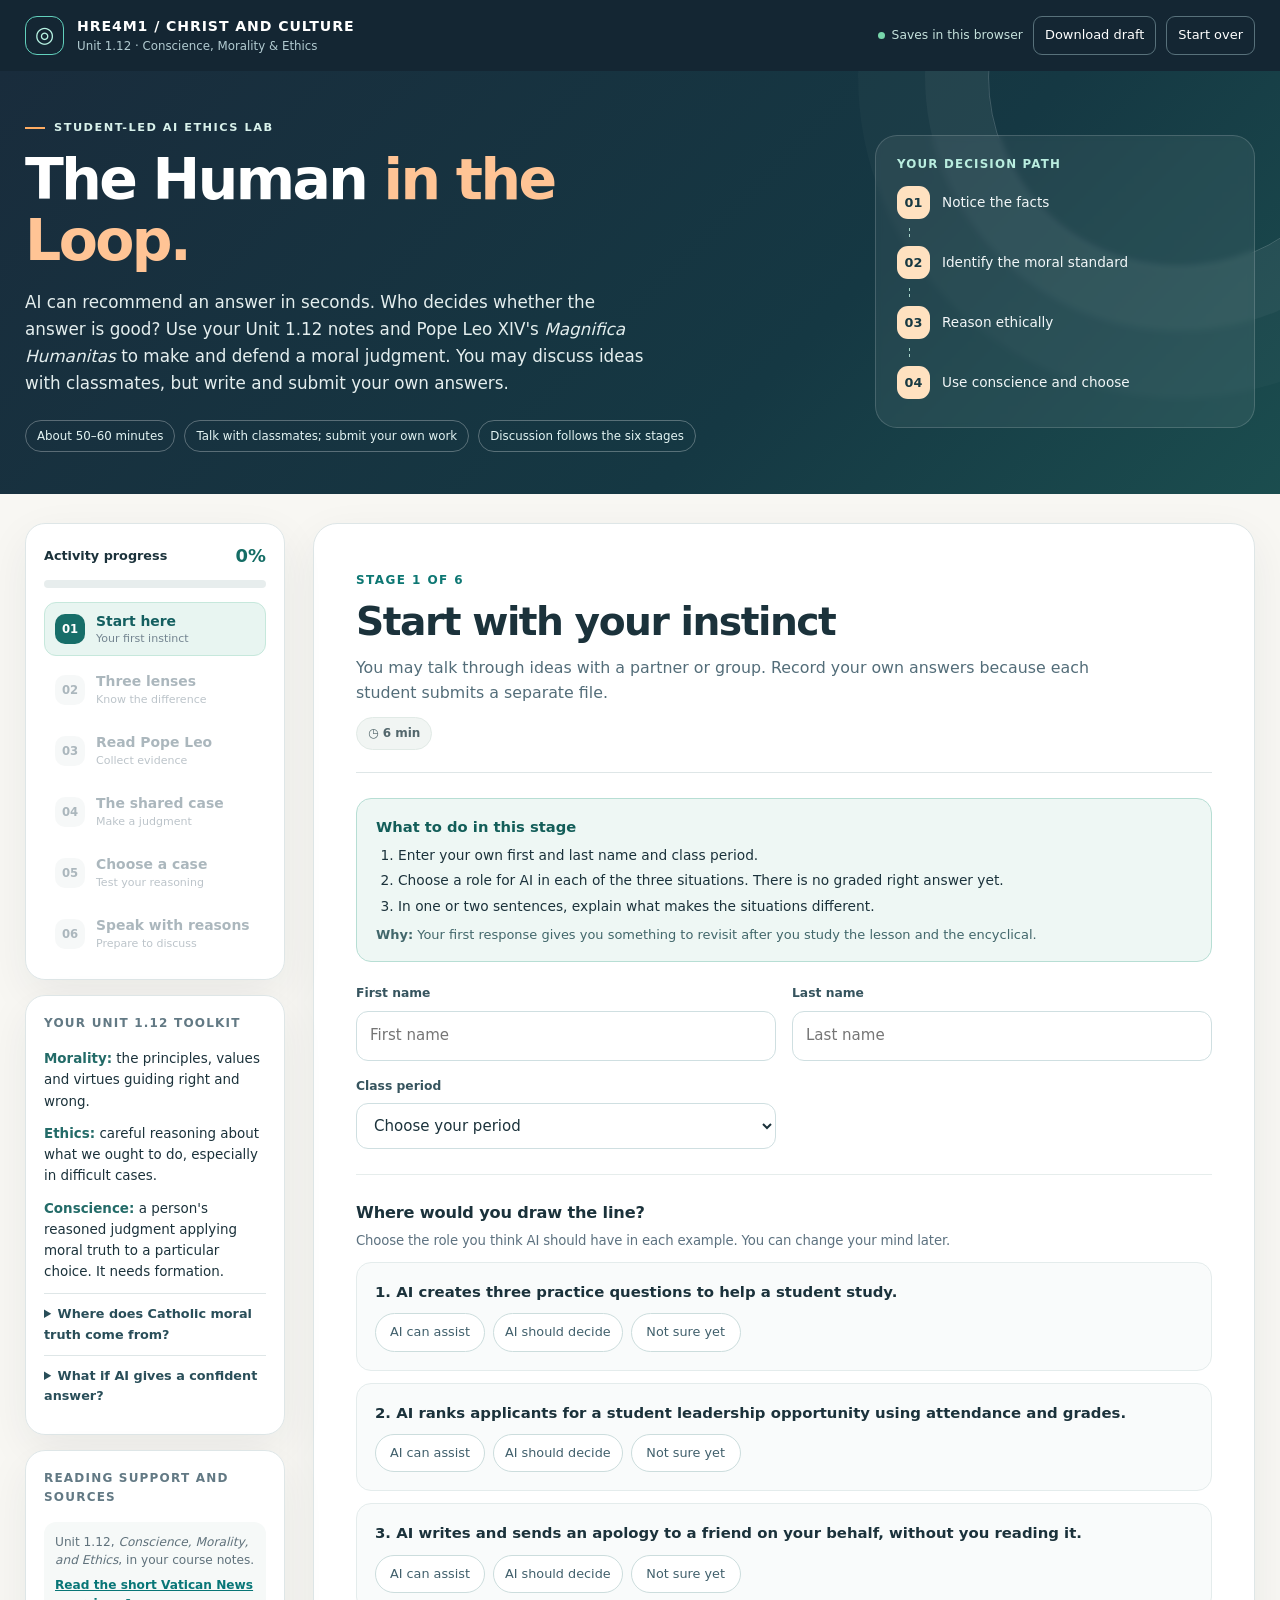
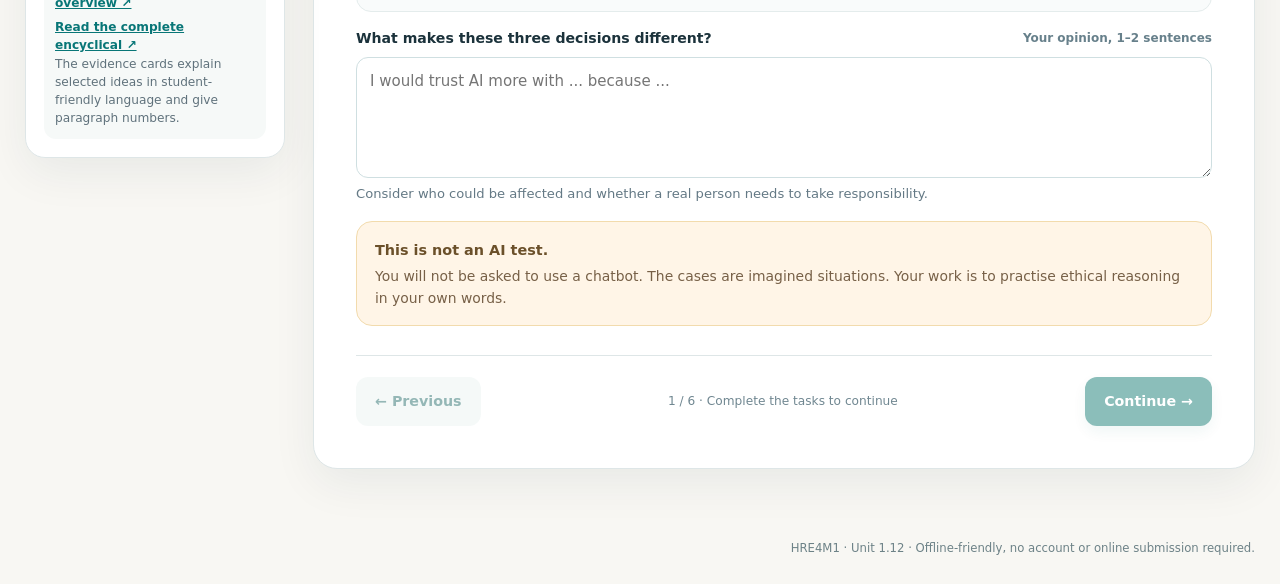
<file: unit-1/ai-conscience-ethics-lab/index.html>
<!DOCTYPE html>
<html lang="en-CA">
<head>
<meta charset="UTF-8">
<meta name="viewport" content="width=device-width, initial-scale=1">
<meta name="theme-color" content="#152332">
<meta name="description" content="HRE4M1 Unit 1.12: A student-led Catholic moral discernment lab on AI, conscience, morality and ethics, engaging Pope Leo XIV's Magnifica Humanitas.">
<title>The Human in the Loop | HRE4M1 Unit 1.12</title>
<style>
:root{--navy:#142633;--navy2:#1f3c4b;--ink:#1b323b;--muted:#5d7280;--line:#dee6e7;--paper:#f8f7f3;--card:#fff;--sky:#dceaf0;--aqua:#137b7b;--aqua2:#e0f3ef;--tangerine:#ffac62;--gold:#c58d44;--gold2:#fff5e7;--lavender:#eae8f9;--red:#b0443d;--redbg:#fff1ee;--shadow:0 15px 45px rgba(19,45,53,.065);--radius:21px;--max:1300px}
*{box-sizing:border-box}html{scroll-behavior:smooth}body{margin:0;color:var(--ink);background:var(--paper);font:16px/1.58 system-ui,-apple-system,"Segoe UI",Arial,sans-serif}button,input,select,textarea{font:inherit}button{cursor:pointer}button:disabled{cursor:not-allowed;opacity:.48}a{color:#087677}a:hover{text-decoration-thickness:2px}::selection{background:#ccede8;color:#122930}
.sr{position:absolute;width:1px;height:1px;padding:0;margin:-1px;overflow:hidden;clip:rect(0,0,0,0);white-space:nowrap;border:0}
:focus-visible{outline:3px solid #e59a55;outline-offset:3px}
.topbar{background:var(--navy);color:#fff}.topbar-inner{max-width:var(--max);padding:15px 25px;display:flex;align-items:center;justify-content:space-between;gap:16px;margin:auto}.brand{display:flex;align-items:center;gap:13px}.brand-icon{height:39px;width:39px;border:1.5px solid #62d1bd;border-radius:12px;display:grid;place-items:center;color:#b7f3e3;font-size:22px;font-weight:900}.brand strong{display:block;letter-spacing:.065em;font-size:.88rem}.brand small{display:block;color:#b2cbd1;font-size:.74rem}.top-actions{display:flex;gap:10px;align-items:center}.save-state{color:#c5e1dc;font-size:.77rem;white-space:nowrap;display:flex;gap:7px;align-items:center}.dot{width:7px;height:7px;display:inline-block;border-radius:50%;background:#77d6ab}.text-btn{background:transparent;border:1px solid #58717b;color:#fff;border-radius:9px;padding:8px 11px;font-size:.81rem}.text-btn:hover{background:#2f4b57}
.hero{background:linear-gradient(135deg,#192c3c 0%,#153843 63%,#205e58 130%);color:#fff;position:relative;overflow:hidden}.hero:before{content:"";position:absolute;width:380px;height:380px;right:-90px;top:-185px;border:1px solid #ffffff30;border-radius:50%;box-shadow:0 0 0 63px #ffffff0a,0 0 0 130px #ffffff06}.hero-inner{max-width:var(--max);margin:auto;padding:40px 25px 42px;display:grid;grid-template-columns:1.18fr .82fr;gap:40px;align-items:center;position:relative;z-index:1}.eyebrow{display:inline-flex;gap:9px;align-items:center;text-transform:uppercase;letter-spacing:.13em;font-weight:800;font-size:.71rem;color:#d8f1eb}.eyebrow:before{content:"";width:20px;height:2px;background:var(--tangerine)}h1{margin:12px 0 10px;font-size:clamp(2rem,4.45vw,3.7rem);line-height:1.08;max-width:680px;letter-spacing:-.045em}h1 em{font-style:normal;color:#ffc495}.hero p{color:#e4eeee;max-width:620px;font-size:1.05rem;line-height:1.62}.hero-meta{display:flex;gap:9px;flex-wrap:wrap;margin-top:22px}.pill-dark{padding:6px 11px;border:1px solid #ffffff4a;color:#e3f4f3;border-radius:999px;font-size:.74rem}.signal{background:#ffffff10;border:1px solid #ffffff29;border-radius:22px;padding:19px 21px;max-width:380px;justify-self:end;width:100%;backdrop-filter:blur(3px)}.signal b{display:block;letter-spacing:.1em;color:#b9eddf;font-size:.74rem;margin-bottom:13px}.signal-row{display:flex;gap:12px;align-items:center;margin:9px 0}.signal-n{height:33px;width:33px;flex:none;display:grid;place-items:center;border-radius:11px;background:#ffe1c0;color:#183942;font-weight:900;font-size:.8rem}.signal-row span{font-size:.85rem;color:#f2f7f8}.signal-arrow{margin:0 0 0 12px;display:block;height:9px;border-left:1px dashed #a4d3c8}
.layout{max-width:var(--max);margin:0 auto;display:grid;grid-template-columns:260px minmax(0,1fr);gap:28px;padding:29px 25px 70px}.rail{align-self:start;position:sticky;top:18px;min-width:0}.rail-card{background:var(--card);border:1px solid var(--line);border-radius:20px;box-shadow:var(--shadow);padding:18px;margin-bottom:15px}.rail-title{font-size:.75rem;text-transform:uppercase;letter-spacing:.1em;color:#627984;font-weight:800;margin:0 0 15px}.progress-header{display:flex;justify-content:space-between;gap:10px;align-items:center;font-size:.8rem;font-weight:800}.progress-header strong{font-size:1.12rem;color:#146d65}.progress-track{height:8px;border-radius:99px;background:#e7eded;overflow:hidden;margin:9px 0 6px}.progress-fill{height:100%;background:linear-gradient(90deg,#0e817f,#61bf9f);border-radius:99px;transition:width .3s}.stepnav{display:flex;flex-direction:column;gap:6px;margin-top:14px}.stepbtn{width:100%;display:flex;align-items:center;gap:11px;background:transparent;text-align:left;border:1px solid transparent;border-radius:12px;padding:10px;line-height:1.2;color:#526a77}.stepbtn:not(:disabled):hover{background:#f2f8f8}.stepbtn.active{color:#145f60;background:#e8f5f1;border-color:#c6e8dc}.step-num{width:30px;height:30px;border-radius:10px;display:grid;place-items:center;background:#eef1f1;flex:none;font-size:.73rem;font-weight:900}.active .step-num{background:#176e69;color:#fff}.stepbtn.done .step-num{background:#cdeee3;color:#08765e}.stepbtn strong{font-size:.87rem;display:block}.stepbtn small{font-size:.69rem;color:#738490;display:block;margin-top:3px}.mini-tool p{margin:0 0 11px;font-size:.84rem}.term{font-weight:800;color:#236b68}.mini-tool details{border-top:1px solid var(--line);padding:10px 0;font-size:.8rem}.mini-tool summary{cursor:pointer;font-weight:800;color:#294e59}.mini-tool details p{margin:7px 0 0;color:#566e79}.source-small{border-radius:12px;background:#f6f9f8;padding:11px;font-size:.76rem;line-height:1.5;color:#60727c}.source-small a{display:block;margin-top:6px;font-weight:800}.main{min-width:0}.stage{background:#fff;border:1px solid var(--line);border-radius:24px;box-shadow:var(--shadow);padding:clamp(22px,3.5vw,42px);min-height:565px}.stage-top{display:flex;gap:12px;justify-content:space-between;align-items:start;flex-wrap:wrap;border-bottom:1px solid var(--line);padding-bottom:22px;margin-bottom:25px}.step-kicker{display:inline-block;color:#0d7773;font-size:.75rem;font-weight:900;letter-spacing:.12em;text-transform:uppercase}.stage h2{font-size:clamp(1.58rem,3.1vw,2.45rem);letter-spacing:-.038em;line-height:1.13;margin:9px 0}.stage-desc{font-size:.99rem;color:#536d79;max-width:780px;margin:10px 0 0}.est{display:inline-flex;align-items:center;background:#f1f5f3;border:1px solid #e1eae6;border-radius:999px;padding:6px 11px;color:#53676c;font-size:.75rem;white-space:nowrap;font-weight:750}.block-label{font-weight:900;font-size:1.01rem;margin:22px 0 11px;display:block;letter-spacing:-.01em}.block-label small{font-weight:400;color:var(--muted);display:block;line-height:1.45;margin-top:5px;font-size:.83rem}.hint{color:#647985;font-size:.82rem;margin:6px 0}.choice-grid{display:grid;grid-template-columns:repeat(3,minmax(0,1fr));gap:10px}.choice-card{background:#fff;border:1.5px solid #dbe5e6;border-radius:14px;padding:14px;min-height:76px;color:#25404e;text-align:left;font-size:.86rem;font-weight:700;line-height:1.45;transition:background .13s,border-color .13s,transform .13s}.choice-card:hover:not(:disabled){border-color:#4cafa4;transform:translateY(-1px)}.choice-card.selected{background:#e7f6f1;border-color:#13837d;box-shadow:inset 0 0 0 1px #13837d;color:#0b5f59}.choice-card.muted{opacity:.75}.field-grid{display:grid;grid-template-columns:repeat(2,minmax(0,1fr));gap:16px}.field label{display:block;font-size:.77rem;font-weight:850;color:#36545e;margin-bottom:7px}.field input,.field select,.field textarea,.big-text{display:block;width:100%;border:1.5px solid #cfdfe1;background:#fff;color:var(--ink);border-radius:12px;padding:12px 13px;outline:0;transition:border .13s,box-shadow .13s;font-size:.94rem}.field input:focus,.field select:focus,.field textarea:focus,.big-text:focus{border-color:#078580;box-shadow:0 0 0 3px #d5efeb}.field textarea,.big-text{min-height:115px;resize:vertical}.writing-label{display:flex;align-items:center;justify-content:space-between;gap:8px;font-weight:800;font-size:.88rem;margin:15px 0 8px}.writing-label small{color:#67808b;font-weight:650;font-size:.75rem}.guided{background:#f0f7f5;border-left:4px solid #38a59b;border-radius:0 14px 14px 0;padding:14px 17px;color:#294d54;margin:18px 0;font-size:.87rem}.guided strong{color:#0c675e}.guided small{display:block;font-size:.78rem;color:#5b7475;margin-top:4px}.divider{height:1px;background:#e6edec;margin:25px 0}.warm-row{background:#f9fbfb;border:1px solid #e4ecec;border-radius:15px;padding:18px;margin:12px 0}.warm-row strong{display:block;font-size:.93rem;margin-bottom:9px}.microchoice{display:flex;gap:8px;flex-wrap:wrap}.microchoice button{border:1px solid #ccdddd;background:#fff;border-radius:99px;padding:8px 11px;font-size:.8rem;color:#41606c;min-width:110px}.microchoice button[aria-pressed="true"]{background:#0f7772;border-color:#0f7772;color:#fff}.microchoice button:hover{border-color:#0f7772}.note-box{background:var(--gold2);border:1px solid #f2dbad;border-radius:16px;padding:15px 18px;margin:16px 0;color:#6b502a}.note-box p{margin:4px 0 0;font-size:.87rem;color:#776047}.note-box strong{font-size:.9rem}.quiz-item{border:1px solid #e2eaea;border-radius:16px;padding:20px;margin:14px 0;background:#fcfdfd}.quiz-item h3{font-size:1.01rem;line-height:1.45;margin:0 0 11px}.quiz-feedback{margin-top:12px;border-radius:10px;padding:10px 13px;font-size:.83rem;background:#fff3e3;color:#664f28}.quiz-feedback.good{background:#e8f7ef;color:#23674f}.legend-grid{display:grid;grid-template-columns:repeat(3,minmax(0,1fr));gap:13px}.legend{padding:18px;border:1px solid #dce6e6;border-radius:16px;background:#fafcfb}.legend .symbol{height:34px;width:34px;display:grid;place-items:center;border-radius:10px;background:#d8ecea;color:#186e6a;font-weight:900;margin-bottom:12px}.legend h3{font-size:1.04rem;margin:0 0 8px}.legend p{font-size:.85rem;margin:0;color:#607984}.lead-text{font-size:1.04rem;color:#425f6b;max-width:750px}.source-head{border:1px solid #e5e5ee;background:#f7f7fc;border-radius:17px;padding:17px 19px;display:flex;gap:15px;align-items:center;justify-content:space-between;flex-wrap:wrap}.source-head p{margin:3px 0 0;font-size:.82rem;color:#64707a}.source-head b{color:#334e64}.source-head a{font-weight:800;font-size:.8rem;white-space:nowrap}.evidence-grid{display:grid;grid-template-columns:repeat(2,minmax(0,1fr));gap:14px;margin-top:17px}.evidence-card{border:1.5px solid #d9e3e3;border-radius:17px;padding:18px;background:#fff;display:flex;flex-direction:column;min-height:248px}.evidence-card.saved{border-color:#238b80;background:#f2fbf8}.evidence-top{display:flex;justify-content:space-between;gap:12px;align-items:center;margin-bottom:7px}.ref{font-size:.69rem;font-weight:900;letter-spacing:.08em;text-transform:uppercase;color:#427c77}.ref-badge{display:inline-flex;gap:4px;align-items:center;border-radius:99px;background:#edeef9;color:#4b5b87;padding:5px 9px;font-weight:800;font-size:.67rem;white-space:nowrap}.evidence-card h3{font-size:1.05rem;line-height:1.3;margin:6px 0 8px}.source-quote{margin:2px 0 11px;border-left:3px solid #edb67c;padding:6px 10px;background:#fff7ee;color:#66441f;font-size:.87rem;font-weight:750;font-style:italic;border-radius:0 9px 9px 0}.evidence-card p{font-size:.85rem;line-height:1.55;color:#526c75;margin:0 0 14px}.evidence-card .source-action{margin-top:auto;display:flex;gap:10px;align-items:center;justify-content:space-between}.save-source{border:1.5px solid #b5d4cd;background:#f6fcfa;color:#0c6d66;border-radius:10px;padding:9px 13px;font-size:.8rem;font-weight:850}.evidence-card.saved .save-source{background:#096f69;border-color:#096f69;color:white}.source-action small{color:#758b94;font-size:.7rem}.vault{background:#eaf5f0;border:1px dashed #99cdbb;padding:14px;border-radius:14px;margin:21px 0}.vault .vault-entries{display:flex;gap:7px;flex-wrap:wrap;margin-top:8px}.vault-item{background:#fff;border:1px solid #bbddd3;color:#276c60;padding:5px 9px;border-radius:99px;font-size:.77rem;font-weight:750}.case-block{padding:23px;background:linear-gradient(135deg,#eaf1f5,#f7fbfa);border:1px solid #d3e0e5;border-radius:19px}.case-topline{display:flex;justify-content:space-between;gap:10px;flex-wrap:wrap;color:#31707a;text-transform:uppercase;letter-spacing:.11em;font-size:.71rem;font-weight:900}.case-block h3{font-size:1.55rem;line-height:1.23;letter-spacing:-.025em;margin:11px 0}.case-block p{font-size:.97rem;line-height:1.68;margin:0}.case-twist{border-top:1px solid #cfdddf;margin-top:16px;padding-top:14px;font-size:.88rem;font-weight:750;color:#234957}.columns2{display:grid;grid-template-columns:1fr 1fr;gap:17px}.tag-grid{display:flex;gap:9px;flex-wrap:wrap}.tag-btn{padding:10px 13px;border:1.5px solid #d8e2e1;background:#fff;color:#3b5d67;font-weight:800;border-radius:11px;font-size:.82rem}.tag-btn[aria-pressed="true"]{background:#e4f7f1;border-color:#07887c;color:#075e57}.reasoning-meter{background:#f8f9f5;border:1px solid #e4e8dc;border-radius:15px;padding:17px}.reasoning-meter h4{margin:0 0 10px;font-size:.9rem}.reasoning-meter p{font-size:.81rem;color:#5d7375;margin:5px 0}.compass-step{border-left:2px solid #bcdbd6;padding:0 0 3px 15px;margin:12px 0}.compass-step span{display:block;font-size:.71rem;font-weight:900;text-transform:uppercase;letter-spacing:.09em;color:#33887f}.compass-step strong{font-size:.86rem;line-height:1.45;display:block}.radio-list{display:grid;gap:9px}.radio-tile{display:block;text-align:left;width:100%;padding:13px 16px;border:1.5px solid #dce6e7;border-radius:13px;background:#fff;font-size:.88rem;color:#35535e;font-weight:650;line-height:1.52}.radio-tile[aria-pressed="true"]{border-color:#0b7a72;background:#eaf7f2;color:#165d59}.radio-tile span{display:block;font-size:.74rem;font-weight:450;color:#6b8190;margin-top:4px}.case-options{display:grid;grid-template-columns:repeat(2,minmax(0,1fr));gap:14px}.case-pick{text-align:left;display:flex;flex-direction:column;gap:9px;min-height:180px;background:#fff;border:2px solid #dce5e6;border-radius:17px;padding:18px}.case-pick[aria-pressed="true"]{border-color:#127d77;background:#f3fbf7}.case-pick .case-emoji{font-size:1.45rem}.case-pick strong{font-size:1.02rem}.case-pick small{font-size:.81rem;line-height:1.55;color:#637b84}.prepared{border:1px solid #bdded6;background:linear-gradient(135deg,#f0faf6,#fff);border-radius:19px;padding:23px;margin:21px 0}.prepared h3{margin:0 0 12px;font-size:1.27rem}.prepared .claim{font-size:1.13rem;font-weight:800;color:#205f5b;line-height:1.48;margin:7px 0}.prepared dt{font-size:.71rem;font-weight:900;letter-spacing:.09em;color:#527a77;text-transform:uppercase;margin-top:14px}.prepared dd{margin:4px 0 0;font-size:.87rem;white-space:pre-wrap;overflow-wrap:anywhere}.empty-data{color:#89969a;font-style:italic;font-size:.83rem}.help-question{border:1px solid #e5e6ec;border-radius:13px;background:#fbfbfe;padding:14px;font-size:.88rem;margin-top:8px}.help-question b{display:block;color:#273c55}.success{background:#e8f7ef;color:#1a6853;border-radius:12px;padding:11px 13px;font-size:.84rem;font-weight:700;margin:14px 0}.dialogue-guide{display:grid;grid-template-columns:repeat(3,1fr);gap:12px;margin:20px 0}.dialogue-guide div{border:1px solid #dce6e4;border-radius:13px;background:#fbfdfc;padding:14px;font-size:.82rem}.dialogue-guide b{display:block;color:#217167;margin-bottom:6px}.stage-footer{display:flex;align-items:center;justify-content:space-between;gap:12px;margin-top:29px;padding-top:21px;border-top:1px solid var(--line);flex-wrap:wrap}.btn{border:none;background:#0d776f;color:#fff;border-radius:12px;padding:13px 19px;font-size:.89rem;font-weight:850;box-shadow:0 6px 15px #157b6e22}.btn:hover:not(:disabled){background:#095c57}.btn-soft{background:#eaf3f1;color:#206966;box-shadow:none}.btn-soft:hover:not(:disabled){background:#d5ede7}.btn-out{border:1px solid #bdd6d0;background:#fff;color:#176962;box-shadow:none}.btn-out:hover:not(:disabled){background:#ecf7f4}.btn-warn{background:#fff6e7;color:#79552a;box-shadow:none;border:1px solid #e8d6b9}.secondary-actions{display:flex;gap:8px;flex-wrap:wrap}.footer-msg{font-size:.8rem;color:#6e8286}.completion-hint{font-size:.77rem;color:#875c2a;background:#fff6e8;border:1px solid #efd8b4;padding:8px 11px;border-radius:9px;display:inline-block;margin:6px 0}.stage-index{color:#708791;font-size:.76rem}.banner{margin-top:17px;display:flex;gap:14px;background:#fbf2e7;border:1px solid #f1dfc8;border-radius:16px;padding:16px}.banner-icon{width:38px;height:38px;border-radius:12px;background:#ffdbb5;color:#7f4c23;display:grid;place-items:center;flex:none;font-weight:900}.banner b{display:block;font-size:.86rem}.banner p{font-size:.8rem;color:#765c47;margin:2px 0 0}.report-actions{display:flex;gap:10px;flex-wrap:wrap;margin:16px 0}.report-actions button{font-size:.81rem}#live-status{position:fixed;right:20px;bottom:20px;max-width:min(380px,calc(100% - 40px));background:#173d42;color:#fff;box-shadow:0 10px 35px #0003;padding:13px 17px;border-radius:12px;font-size:.84rem;z-index:30;display:none}.footer-page{max-width:var(--max);padding:0 25px 27px;margin:auto;text-align:right;color:#6d8287;font-size:.73rem}.footnote-source{font-size:.77rem;color:#71858b;margin-top:18px}.footnote-source a{font-weight:800}
@media(max-width:1050px){.layout{grid-template-columns:218px minmax(0,1fr);gap:18px}.hero-inner{grid-template-columns:1.3fr .7fr}.signal{padding:14px}.evidence-grid{gap:10px}.evidence-card{padding:15px}}
@media(max-width:820px){.hero-inner{grid-template-columns:1fr}.signal{max-width:none;justify-self:stretch;display:grid;grid-template-columns:repeat(4,1fr);gap:8px}.signal b{grid-column:1/-1}.signal-row{display:block;text-align:center;margin:0}.signal-n{margin:0 auto 5px}.signal-row span{font-size:.7rem;display:block}.signal-arrow{display:none}.layout{grid-template-columns:1fr}.rail{position:static;display:grid;grid-template-columns:1fr 1fr;gap:12px}.rail-card{margin:0}.stepnav{display:grid;grid-template-columns:repeat(3,1fr);gap:5px}.stepbtn{padding:7px;gap:6px}.stepbtn strong{font-size:.7rem}.stepbtn small{display:none}.step-num{width:24px;height:24px;border-radius:7px}.legend-grid{grid-template-columns:1fr 1fr 1fr}}

.task-box{background:#eef7f4;border:1px solid #b7ded4;border-radius:15px;padding:16px 19px;margin:0 0 22px}
.task-box h3{font-size:.92rem;margin:0 0 7px;color:#135e59}
.task-box ol{margin:0;padding-left:22px;font-size:.86rem;line-height:1.55}
.task-box li{margin:4px 0}
.task-box p{margin:8px 0 0;font-size:.81rem;color:#42676b}
.source-links{display:flex;gap:10px;flex-wrap:wrap;align-items:center}
.source-links a{font-weight:800;font-size:.84rem}
.source-links a+a{border-left:1px solid #cad8d8;padding-left:10px}
.summary-box{background:#f6faf8;border-left:4px solid #328d82;border-radius:0 13px 13px 0;padding:14px 17px;margin:16px 0 21px}
.summary-box h3{margin:0 0 6px;font-size:.95rem}
.summary-box p{margin:6px 0;font-size:.86rem}
.summary-box ul{margin:6px 0 0;padding-left:21px;font-size:.84rem}
.own-source{background:#f8faf9;border:1px solid #d6e5e0;border-radius:14px;padding:17px;margin:17px 0}
.own-source .field-grid{margin-top:12px}
.selection-help{font-size:.81rem;color:#516e74;margin:9px 0}
#print-report pre{white-space:pre-wrap;overflow-wrap:anywhere;font:inherit;line-height:1.5}
@media(max-width:610px){.topbar-inner{padding:11px 15px}.brand-icon{width:32px;height:32px}.brand strong{font-size:.75rem}.brand small{font-size:.65rem}.top-actions .save-state{display:none}.text-btn{padding:6px 8px}.hero-inner{padding:30px 17px}.hero p{font-size:.93rem}.layout{padding:17px 13px 48px;gap:14px}.rail{grid-template-columns:1fr}.rail-card{padding:13px}.rail-card.mini-tool{display:none}.stepnav{grid-template-columns:repeat(3,1fr)}.rail-title{margin-bottom:8px}.stepbtn{justify-content:start}.stage{padding:20px 15px;border-radius:18px;min-height:0}.stage-top{padding-bottom:15px;margin-bottom:15px}.stage h2{font-size:1.7rem}.legend-grid,.evidence-grid,.columns2,.case-options,.field-grid,.dialogue-guide{grid-template-columns:1fr}.evidence-card{min-height:0}.choice-grid{grid-template-columns:1fr}.source-head{display:block}.source-head a{display:block;margin-top:12px}.case-block{padding:18px}.signal{gap:3px;padding:12px}.signal-row span{font-size:.65rem}.stage-footer{flex-direction:column;align-items:stretch}.stage-footer .btn{width:100%}.stage-footer .stage-index{text-align:center}.footnote-source{line-height:1.5}}
@media(prefers-reduced-motion:reduce){html{scroll-behavior:auto}*,*:before,*:after{transition:none!important;animation:none!important}}
@media print{.topbar,.hero,.rail,#stage-root,.footer-page,#live-status{display:none!important}body{background:#fff;color:#000}.layout{display:block;padding:0;max-width:none}.main,.stage{padding:0;border:none;box-shadow:none;min-height:0}.hide-print{display:none!important}#print-report{display:block!important;position:static!important;padding:20px!important;border:0!important;background:#fff!important}.prepared{border:1px solid #777;background:#fff;break-inside:avoid}.print-section{break-inside:avoid;margin-bottom:18px}.print-head{font-size:19pt;margin:0 0 10px}.print-sub{font-size:10pt}a{color:inherit;text-decoration:none}h3{break-after:avoid}}
</style>
</head>
<body>
<header class="topbar">
 <div class="topbar-inner">
  <div class="brand"><div class="brand-icon" aria-hidden="true">◎</div><div><strong>HRE4M1 / CHRIST AND CULTURE</strong><small>Unit 1.12 · Conscience, Morality & Ethics</small></div></div>
  <div class="top-actions"><span class="save-state"><i class="dot" aria-hidden="true"></i> Saves in this browser</span><button type="button" class="text-btn" id="save-menu">Download draft</button><button type="button" class="text-btn" id="reset-btn">Start over</button></div>
 </div>
</header>
<section class="hero" aria-label="Activity introduction"><div class="hero-inner">
 <div><span class="eyebrow">Student-led AI ethics lab</span><h1>The Human <em>in the Loop.</em></h1><p>AI can recommend an answer in seconds. Who decides whether the answer is good? Use your Unit 1.12 notes and Pope Leo XIV's <i>Magnifica Humanitas</i> to make and defend a moral judgment. You may discuss ideas with classmates, but write and submit your own answers.</p><div class="hero-meta"><span class="pill-dark">About 50–60 minutes</span><span class="pill-dark">Talk with classmates; submit your own work</span><span class="pill-dark">Discussion follows the six stages</span></div></div>
 <div class="signal" aria-label="The moral reasoning pathway"><b>YOUR DECISION PATH</b><div class="signal-row"><div class="signal-n">01</div><span>Notice the facts</span></div><span class="signal-arrow"></span><div class="signal-row"><div class="signal-n">02</div><span>Identify the moral standard</span></div><span class="signal-arrow"></span><div class="signal-row"><div class="signal-n">03</div><span>Reason ethically</span></div><span class="signal-arrow"></span><div class="signal-row"><div class="signal-n">04</div><span>Use conscience and choose</span></div></div>
</div></section>
<div class="layout">
 <aside class="rail" aria-label="Lesson progress and reference tools">
  <section class="rail-card"><div class="progress-header"><span>Activity progress</span><strong id="progress-pct">0%</strong></div><div class="progress-track" role="progressbar" aria-label="Activity progress" aria-valuemin="0" aria-valuemax="100" aria-valuenow="0" id="progress-bar"><div class="progress-fill" id="progress-fill" style="width:0%"></div></div><div class="stepnav" id="stepnav"></div></section>
  <section class="rail-card mini-tool"><h2 class="rail-title">Your Unit 1.12 toolkit</h2><p><span class="term">Morality:</span> the principles, values and virtues guiding right and wrong.</p><p><span class="term">Ethics:</span> careful reasoning about what we ought to do, especially in difficult cases.</p><p><span class="term">Conscience:</span> a person's reasoned judgment applying moral truth to a particular choice. It needs formation.</p><details><summary>Where does Catholic moral truth come from?</summary><p>God is the ultimate source of goodness. Scripture, Tradition, Church teaching and natural law help us discover and apply that truth, not simply follow our feelings. See Unit 1.12, CCC 1777 and 1785.</p></details><details><summary>What if AI gives a confident answer?</summary><p>Speed and confidence are not evidence of a formed conscience. Ask what the answer assumes, who is affected and who will take responsibility.</p></details></section>
  <section class="rail-card"><h2 class="rail-title">Reading support and sources</h2><div class="source-small">Unit 1.12, <i>Conscience, Morality, and Ethics</i>, in your course notes.<a target="_blank" rel="noopener noreferrer" href="https://www.vaticannews.va/en/pope/news/2026-05/pope-leo-xiv-encyclical-magnifica-humanitas-ai.html">Read the short Vatican News overview ↗</a><a target="_blank" rel="noopener noreferrer" href="https://www.vatican.va/content/leo-xiv/en/encyclicals/documents/20260515-magnifica-humanitas.html">Read the complete encyclical ↗</a><span>The evidence cards explain selected ideas in student-friendly language and give paragraph numbers.</span></div></section>
 </aside>
 <main class="main"><article class="stage" id="stage" tabindex="-1"><div id="stage-root" aria-live="off"></div><div id="print-report" hidden></div></article></main>
</div>
<div class="footer-page">HRE4M1 · Unit 1.12 · Offline-friendly, no account or online submission required.</div>
<div id="live-status" role="status" aria-live="polite"></div>
<script>
(()=>{'use strict';
const STORAGE='hre4m1-unit112-human-loop-v1';
const SOURCE_URL='https://www.vatican.va/content/leo-xiv/en/encyclicals/documents/20260515-magnifica-humanitas.html';
const SUMMARY_URL='https://www.vaticannews.va/en/pope/news/2026-05/pope-leo-xiv-encyclical-magnifica-humanitas-ai.html';
const STEPS=[['01','Start here','Your first instinct'],['02','Three lenses','Know the difference'],['03','Read Pope Leo','Collect evidence'],['04','The shared case','Make a judgment'],['05','Choose a case','Test your reasoning'],['06','Speak with reasons','Prepare to discuss']];
const DEF={firstName:'',lastName:'',period:'',warm:{help:'',fair:'',apology:''},warmNote:'',quiz:{},connectNote:'',leoAnswer:'',leoOwn:'',leoReason:'',evidence:[],ownEvidenceRef:'',ownEvidenceText:'',evidenceWhy:'',principles:[],mainAction:'',mainReason:'',chooseCase:'',caseBenefit:'',caseResponse:'',caseEvidence:'',finalPosition:'',finalClaim:'',counter:'',classQuestion:'',afterTalk:'',currentStep:0,maxUnlocked:0};
const evidence=[
 {id:'person',refs:'§99',title:'AI is not a moral person',tag:'CONSCIENCE',text:'AI can process information quickly, but it does not live through relationships, understand responsibility as a person does, or have a moral conscience. A person must still judge what is right and answer for the result.'},
 {id:'wisdom',refs:'§100',title:'A quick answer is not wisdom',tag:'JUDGMENT',text:'AI can make work easier, yet ready-made answers can weaken our own creativity and judgment. A confident answer may also reflect assumptions in its training data. We should check it rather than treating it as automatically fair.'},
 {id:'design',refs:'§104',title:'Design choices carry values',tag:'DESIGN',text:'An AI system measures some things and leaves other things out. Those choices can favour certain people or goals. Ask what the system rewards, what it ignores, and whether its design respects every person.'},
 {id:'truth',refs:'§§132–137',title:'Truth supports public trust',tag:'TRUTH',text:'AI can spread misleading stories even when some details are accurate. People need to verify claims, compare sources and communicate honestly. Truth belongs to the whole community, not only to those with the most influence.'},
 {id:'good',refs:'§§100, 106, 129',title:'Technology can serve people',tag:'BENEFITS',text:'Pope Leo recognizes that technology can help people and improve services. He asks us to use it carefully, with safeguards, so its benefits support human dignity, justice and people who are vulnerable.'},
 {id:'limits',refs:'§97',title:'People set the limits',tag:'HUMAN OVERSIGHT',text:'Human intelligence, freedom and conscience should guide what AI is used for and where it should stop. The people using a tool remain responsible for deciding whether its purpose and effects are good.'},
 {id:'relationships',refs:'§100',title:'Simulated care is not a relationship',tag:'RELATIONSHIPS',text:'AI can produce comforting words, but it does not form a human friendship or take responsibility for another person. An imitation of care can be helpful in some moments while also drawing someone away from real support.'},
 {id:'environment',refs:'§101',title:'Digital tools use real resources',tag:'COMMON HOME',text:'AI services need data centres, electricity, water and equipment. A useful tool can still carry environmental costs. Responsible decisions should consider those costs and look for less wasteful ways to meet a need.'},
 {id:'exclusion',refs:'§§102–103',title:'Efficiency can hide exclusion',tag:'JUSTICE',text:'When AI ranks people for opportunities, it can miss important parts of their lives and make exclusion look objective. Ask whose circumstances are missing and whether anyone can question the result.'},
 {id:'appeal',refs:'§105',title:'Someone must answer for harm',tag:'ACCOUNTABILITY',text:'People who design and use AI need clear responsibilities. When a decision is wrong, affected people should be able to learn why, challenge it and have the harm corrected.'},
 {id:'pace',refs:'§106',title:'Slow down when stakes are high',tag:'PRUDENCE',text:'Careful testing, independent oversight and clear rules matter more when an AI system affects people’s lives. Taking time to check risks is a responsible form of care, not a rejection of progress.'},
 {id:'learning',refs:'§140',title:'Learning needs human effort',tag:'EDUCATION',text:'Schools should teach when AI helps learning and when it should not be used. Instant answers can reduce the time students spend asking questions, testing ideas and developing their own judgment.'}
];
const leoStatements=[
 ['a','AI lacks a conscience, so every use of AI is morally wrong.'],
 ['b','AI can help people, but its use must respect truth, dignity, human judgment and responsibility.'],
 ['c','If AI is fast and accurate, it should make final moral decisions for us.'],
 ['d','An AI system should be judged by what it measures and ignores, not only by its final answer.'],
 ['e','People affected by AI decisions should be able to question and correct them.'],
 ['f','Schools should teach students when AI supports learning and when it replaces their own thinking.'],
 ['own','Write my own statement.']
];
const leoStatement=id=>leoStatements.find(x=>x[0]===id)?.[1]||'';
const principles=['Human dignity','Truth and honesty','Justice and fairness','Love of neighbour','Personal responsibility','Virtue and integrity'];
const caseActions=[['review','Use AI for recommendations, with human review and a genuine appeal process.'],['pause','Pause the system until staff can check fairness, errors and safeguards.'],['automatic','Allow AI recommendations to become final decisions to save staff time.'],['ban','Reject all AI-based decision support in this situation.']];
const positions=[['human','AI may assist, but humans must make final high-stakes decisions that affect people.'],['guard','Some decisions can be delegated to AI if rights, transparency and appeal are protected.'],['limited','AI should be used only for lower-stakes tasks, not decisions about people.'],['unsure','I am still deciding where the line should be.']];
const quiz=[
 {id:'q1',prompt:'A school says that students should be treated honestly and fairly, even when cheating might bring a better grade.',correct:'morality',why:'This names standards of right and wrong, which is the role of morality.'},
 {id:'q2',prompt:'Before adopting AI grading, a teacher studies possible benefits, sources of bias, privacy and the effects on students.',correct:'ethics',why:'This compares facts, duties and effects to reason about a difficult decision, which is ethics.'},
 {id:'q3',prompt:'After weighing the situation against the principles, a student judges, “I should disclose how I used AI instead of claiming it as entirely my own work.”',correct:'conscience',why:'This is a person\'s practical judgment about what they should do here, which is conscience.'}
];
function load(){try{const raw=JSON.parse(localStorage.getItem(STORAGE));if(!raw||typeof raw!=='object')return structuredClone(DEF);return {...structuredClone(DEF),...raw,warm:{...DEF.warm,...(raw.warm||{})},quiz:{...DEF.quiz,...(raw.quiz||{})},evidence:Array.isArray(raw.evidence)?raw.evidence:[],principles:Array.isArray(raw.principles)?raw.principles:[]};}catch(e){return structuredClone(DEF)}}
let s=load();const root=document.getElementById('stage-root');const nav=document.getElementById('stepnav');
const esc=x=>String(x??'').replace(/[&<>"']/g,c=>({'&':'&amp;','<':'&lt;','>':'&gt;','"':'&quot;',"'":'&#39;'}[c]));
const n=x=>String(x||'').trim().length;
function save(){try{localStorage.setItem(STORAGE,JSON.stringify(s));}catch(e){}};
function toast(t){let el=document.getElementById('live-status');el.textContent=t;el.style.display='block';clearTimeout(toast._t);toast._t=setTimeout(()=>{el.style.display='none'},3300)}
function ownEvidenceStarted(){return n(s.ownEvidenceRef)>0||n(s.ownEvidenceText)>0}
function hasOwnEvidence(){return n(s.ownEvidenceRef)>=2&&n(s.ownEvidenceText)>=30}
function evidenceCount(){return s.evidence.length+(hasOwnEvidence()?1:0)}
function sourceById(id){if(id==='own'&&hasOwnEvidence())return {id:'own',refs:s.ownEvidenceRef.trim(),title:'My own evidence: '+s.ownEvidenceText.trim().slice(0,90),text:s.ownEvidenceText.trim()};return evidence.find(x=>x.id===id)}
function selectedSources(){return [...s.evidence.map(sourceById).filter(Boolean),...(hasOwnEvidence()?[sourceById('own')]:[])]}
function complete(i){switch(i){case 0:return n(s.firstName)>=1&&n(s.lastName)>=1&&!!s.period&&['help','fair','apology'].every(k=>!!s.warm[k])&&n(s.warmNote)>=18;case 1:return quiz.every(q=>s.quiz[q.id]===q.correct)&&n(s.connectNote)>=30;case 2:return (!ownEvidenceStarted()||hasOwnEvidence())&&evidenceCount()===5&&n(s.evidenceWhy)>=70&&!!leoStatement(s.leoAnswer)&&(s.leoAnswer!=='own'||n(s.leoOwn)>=40)&&n(s.leoReason)>=50;case 3:return s.principles.length>=1&&!!s.mainAction&&n(s.mainReason)>=75;case 4:return !!s.chooseCase&&n(s.caseBenefit)>=22&&n(s.caseResponse)>=75&&(s.caseEvidence==='own'?hasOwnEvidence():s.evidence.includes(s.caseEvidence));case 5:return !!s.finalPosition&&n(s.finalClaim)>=90&&n(s.counter)>=30&&n(s.classQuestion)>=16;default:return false}}
function percent(){return Math.round(STEPS.reduce((a,x,i)=>a+(complete(i)?1:0),0)*100/STEPS.length)}
function updateProgress(){const p=percent();document.getElementById('progress-pct').textContent=p+'%';document.getElementById('progress-fill').style.width=p+'%';document.getElementById('progress-bar').setAttribute('aria-valuenow',p);nav.innerHTML=STEPS.map(([num,title,sub],i)=>{const done=complete(i),active=s.currentStep===i,open=i<=s.maxUnlocked||done;return `<button class="stepbtn ${active?'active':''} ${done?'done':''}" data-step="${i}" ${open?'':'disabled'} ${active?'aria-current="step"':''}><span class="step-num">${done?'✓':num}</span><span><strong>${title}</strong><small>${sub}</small></span></button>`}).join('');}
function chip(a,k,val,label){let selected=(s[k]===val);return `<button type="button" class="choice-card ${selected?'selected':''}" ${selected?'aria-pressed="true"':'aria-pressed="false"'} data-set="${k}" data-val="${esc(val)}">${label}</button>`}
function micro(k,val,label){return `<button type="button" aria-pressed="${s.warm[k]===val}" data-warm="${k}" data-val="${esc(val)}">${label}</button>`}
function ta(key,placeholder='',hint=''){return `<textarea id="field-${key}" class="big-text" data-bind="${key}" aria-label="${esc(placeholder||key)}" rows="4" spellcheck="true" placeholder="${esc(placeholder)}">${esc(s[key])}</textarea>${hint?`<div class="hint">${hint}</div>`:''}`}
function heading(k,title,desc,min='5–7 min'){return `<div class="stage-top"><div><span class="step-kicker">Stage ${k} of 6</span><h2>${title}</h2><p class="stage-desc">${desc}</p></div><span class="est" aria-label="Estimated completion time">◷ ${min}</span></div>`}
function taskBox(steps,why){return `<section class="task-box" aria-label="What to do in this stage"><h3>What to do in this stage</h3><ol>${steps.map(item=>`<li>${item}</li>`).join('')}</ol><p><strong>Why:</strong> ${why}</p></section>`}
function controls(i){return `<div class="stage-footer"><button type="button" class="btn btn-soft" data-action="back" ${i===0?'disabled':''}>← Previous</button><span class="stage-index">${i+1} / ${STEPS.length}${complete(i)?' · Stage complete':' · Complete the tasks to continue'}</span><button type="button" class="btn" data-action="next" ${complete(i)?'':'disabled'}>${i===STEPS.length-1?'Review discussion card ↑':'Continue →'}</button></div>`}
function reminder(t){return `<div class="guided"><strong>Remember the lesson:</strong> ${t}</div>`}
function renderStart(){return heading(1,'Start with your instinct','You may talk through ideas with a partner or group. Record your own answers because each student submits a separate file.','6 min')+taskBox(['Enter your own first and last name and class period.','Choose a role for AI in each of the three situations. There is no graded right answer yet.','In one or two sentences, explain what makes the situations different.'],'Your first response gives you something to revisit after you study the lesson and the encyclical.')+`<div class="field-grid"><div class="field"><label for="first">First name</label><input id="first" autocomplete="given-name" data-bind="firstName" value="${esc(s.firstName)}" placeholder="First name"></div><div class="field"><label for="last">Last name</label><input id="last" autocomplete="family-name" data-bind="lastName" value="${esc(s.lastName)}" placeholder="Last name"></div><div class="field"><label for="period">Class period</label><select id="period" data-bind="period"><option value="">Choose your period</option>${[1,2,3,4,5].map(x=>`<option value="${x}" ${s.period===String(x)?'selected':''}>Period ${x}</option>`).join('')}</select></div></div><div class="divider"></div><span class="block-label">Where would you draw the line?<small>Choose the role you think AI should have in each example. You can change your mind later.</small></span>${[
 ['help','AI creates three practice questions to help a student study.'],
 ['fair','AI ranks applicants for a student leadership opportunity using attendance and grades.'],
 ['apology','AI writes and sends an apology to a friend on your behalf, without you reading it.']
 ].map(([k,txt],i)=>`<div class="warm-row"><strong>${i+1}. ${txt}</strong><div class="microchoice">${micro(k,'assist','AI can assist')}${micro(k,'decide','AI should decide')}${micro(k,'unsure','Not sure yet')}</div></div>`).join('')}
 <div class="writing-label"><span>What makes these three decisions different?</span><small>Your opinion, 1–2 sentences</small></div>${ta('warmNote','I would trust AI more with ... because ...','Consider who could be affected and whether a real person needs to take responsibility.')}
 <div class="note-box"><strong>This is not an AI test.</strong><p>You will not be asked to use a chatbot. The cases are imagined situations. Your work is to practise ethical reasoning in your own words.</p></div>`+controls(0)}
function renderQuiz(){return heading(2,'Three tools for a moral choice','Morality, ethics and conscience help in different ways. Practise telling them apart before judging the AI cases.','7 min')+taskBox(['Read the three short definitions.','Sort each of the three examples. If a choice is incorrect, use the feedback and try again.','Write about two sentences explaining how all three ideas help a person use AI responsibly.'],'You will use these terms to explain your decisions in the later cases.')+`<div class="legend-grid"><div class="legend"><div class="symbol">M</div><h3>Morality</h3><p>The standards and virtues that tell us what good is.</p></div><div class="legend"><div class="symbol">E</div><h3>Ethics</h3><p>Thinking carefully about why an action should be done.</p></div><div class="legend"><div class="symbol">C</div><h3>Conscience</h3><p>A reasoned judgment about what I ought to do here.</p></div></div>${reminder('From the Catholic perspective, conscience does not invent the moral standard. It must be formed by truth, reason, Scripture and the Church, then guide a real choice (CCC 1777, 1785).')}<span class="block-label">Sort each statement by its main role.</span>${quiz.map((q,i)=>`<div class="quiz-item"><h3>${i+1}. ${q.prompt}</h3><div class="microchoice">${['morality','ethics','conscience'].map(v=>`<button type="button" data-quiz="${q.id}" data-val="${v}" aria-pressed="${s.quiz[q.id]===v}">${v.charAt(0).toUpperCase()+v.slice(1)}</button>`).join('')}</div>${s.quiz[q.id]?`<div class="quiz-feedback ${s.quiz[q.id]===q.correct?'good':''}" role="status">${s.quiz[q.id]===q.correct?'✓ '+q.why:'Not quite. Ask: is this a principle, a process of reasoning, or a personal judgment? Try again.'}</div>`:''}</div>`).join('')}<div class="writing-label"><span>Connect the three ideas.</span><small>2 sentences</small></div>${ta('connectNote','A person using AI needs morality to ..., ethics to ..., and conscience to ...','Explain why a fast answer or a strong feeling cannot, by itself, settle a moral question.')}`+controls(1)}
function sourceCard(e){const have=s.evidence.includes(e.id);return `<article class="evidence-card ${have?'saved':''}"><div class="evidence-top"><span class="ref">Pope Leo XIV · ${e.refs}</span><span class="ref-badge">${e.tag}</span></div><h3>${e.title}</h3><p>${e.text}</p><div class="source-action"><button type="button" class="save-source" data-ev="${e.id}" aria-pressed="${have}">${have?'✓ In my evidence bank':'+ Add as evidence'}</button><small>Student-friendly explanation</small></div></article>`}
function vault(){const count=evidenceCount(),items=selectedSources();return `<div class="vault" aria-live="polite"><strong id="evidence-count">My evidence bank: ${count} / 5 selected</strong><div class="vault-entries">${items.length?items.map(e=>`<span class="vault-item">${esc(e.refs)} · ${esc(e.title)}</span>`).join(''):'<span class="hint">Choose five ideas that could help you make a moral judgment.</span>'}</div><p class="selection-help" id="evidence-hint">${count>5?'You have more than five. Remove one to continue.':count<5?`Choose ${5-count} more piece${5-count===1?'':'s'} of evidence.`:'Five selected. Now explain which two matter most.'}</p></div>`}
function renderLeo(){return heading(3,'Understand and use Pope Leo’s ideas','Read the short overview and the evidence cards. Choose five ideas that will help you judge an AI decision, then explain your choices in your own words.','15 min')+taskBox(['Read the plain-language overview below. Open the Vatican News overview or full encyclical if you want more context.','Choose exactly five pieces of evidence from the twelve cards. Your own passage may count as one of the five.','Name the two selected ideas you think will be most useful and explain why.','Choose the statement that best summarizes the encyclical, or write your own, and support it with a paragraph reference.'],'Selecting and explaining evidence prepares you to defend a decision in Stages 4–6.')+`<div class="source-head"><div><b><i>Magnifica Humanitas</i></b><p>Pope Leo XIV’s encyclical on human dignity in the age of AI · dated 15 May 2026</p></div><div class="source-links"><a href="${SUMMARY_URL}" target="_blank" rel="noopener noreferrer">Read the short Vatican News overview ↗</a><a href="${SOURCE_URL}" target="_blank" rel="noopener noreferrer">Read the whole encyclical ↗</a></div></div><div class="summary-box"><h3>The main idea in everyday language</h3><p>AI can help us, but a useful or fast answer is not automatically a good decision. People must consider truth, fairness, human dignity and who takes responsibility when something goes wrong.</p><ul><li>AI can suggest; people must use judgment and conscience.</li><li>Check what an AI system measures, misses and does to the people affected.</li><li>Use technology to serve people and the common good.</li></ul><p>The links need internet. You can complete the activity with these paragraph-referenced cards when offline.</p></div><div class="evidence-grid">${evidence.map(sourceCard).join('')}</div><div class="own-source"><strong>Optional: add one idea from your own reading</strong><p class="hint">Use a paragraph from the encyclical. Write the paragraph number and explain the idea in your own words. A complete entry counts as one of your five, so choose four cards above.</p><div class="field-grid"><div class="field"><label for="own-ref">Paragraph number (for example, §140)</label><input id="own-ref" data-bind="ownEvidenceRef" value="${esc(s.ownEvidenceRef)}" placeholder="§140"></div><div class="field"><label for="field-ownEvidenceText">What does this paragraph say that matters to your decision?</label>${ta('ownEvidenceText','In §..., Pope Leo says ... . This matters because ...')}</div></div></div>${vault()}<div class="writing-label"><label for="field-evidenceWhy">Which TWO of your five ideas are most useful, and why?</label><small>2–3 sentences</small></div>${ta('evidenceWhy','I would use §... and §... because they help me judge ... .','Name two of your selected ideas and connect them to a possible AI decision.')}<div class="quiz-item"><h3>Which statement best captures the encyclical’s approach?</h3><p class="hint">Some statements capture one concern; others go too far. Choose the best overall summary, or write your own. Explain your thinking below.</p><div class="radio-list">${leoStatements.map(([val,txt])=>`<button class="radio-tile" type="button" data-leo="${val}" aria-pressed="${s.leoAnswer===val}">${txt}</button>`).join('')}</div>${s.leoAnswer==='own'?`<div class="writing-label"><label for="field-leoOwn">My own summary statement</label><small>1 clear sentence</small></div>${ta('leoOwn','Pope Leo’s main message about AI is ...')}`:''}${s.leoAnswer?`<div class="quiz-feedback ${s.leoAnswer==='b'?'good':''}" role="status">${s.leoAnswer==='b'?'This is a strong overall summary. Explain how the source supports it.':s.leoAnswer==='own'?'Explain your own statement with a paragraph reference.':'This highlights a concern. Check whether it also represents the encyclical’s view of AI’s benefits and human responsibility.'}</div>`:''}</div><div class="writing-label"><label for="field-leoReason">Why does your statement fit the reading?</label><small>1–2 sentences and a paragraph number</small></div>${ta('leoReason','This statement fits because in §... Pope Leo explains ... .','Use at least one numbered paragraph. Your teacher will assess your reasoning, not just your choice.')}<div class="footnote-source">Source: Pope Leo XIV, <i>Magnifica Humanitas</i> (2026). The cards explain selected paragraphs in student-friendly language; read the original for the full context.</div>`+controls(2)}
function summaryRail(){return `<div class="reasoning-meter"><h4>YOUR DECISION MAP</h4><div class="compass-step"><span>1 · Facts</span><strong>What has actually happened?</strong></div><div class="compass-step"><span>2 · Morality</span><strong>What human good or moral principle is at stake?</strong></div><div class="compass-step"><span>3 · Ethics</span><strong>Why is one response better? Consider effects and fairness.</strong></div><div class="compass-step"><span>4 · Conscience</span><strong>What should a responsible person choose?</strong></div></div>`}
function renderMainCase(){return heading(4,'The decision is not only technical','Everyone considers the same school decision. Use facts, moral principles and a source idea to defend your answer.','10 min')+taskBox(['Read the school shortlisting case and notice who is affected.','Choose one or two moral principles and a response for the school.','Write three or four sentences explaining your decision. Include a Unit 1.12 idea and a paragraph from Pope Leo.'],'A strong answer explains who benefits, who could be harmed and who must take responsibility.')+`<div class="case-block"><div class="case-topline"><span>Shared case / Scenario 01</span><span>Imagined situation</span></div><h3>The AI shortlist</h3><p>A school is considering an AI tool that ranks students for a limited number of leadership opportunities. The system uses attendance, grades and activity records. Staff say it saves hours of work. One student is ranked very low after missing school while helping to care for a family member. The AI labels the student "unmotivated." Staff cannot explain the ranking, and students have no way to appeal it.</p><div class="case-twist">The question: Should the school accept this ranking, change how the tool is used or reject it? What makes the answer morally good?</div></div><div class="columns2" style="margin-top:19px"><div><span class="block-label" style="margin-top:0">1. Which moral principles are most important?<small>Choose one or two. These are standards, not simply feelings.</small></span><div class="tag-grid">${principles.map(p=>`<button type="button" class="tag-btn" data-principle="${esc(p)}" aria-pressed="${s.principles.includes(p)}">${p}</button>`).join('')}</div><span class="block-label">2. What should the school do?<small>Pick a response. Your reasoning matters as much as your choice.</small></span><div class="radio-list">${caseActions.map(([v,label])=>`<button type="button" class="radio-tile" data-main="${v}" aria-pressed="${s.mainAction===v}">${label}</button>`).join('')}</div></div><div>${summaryRail()}</div></div><div class="writing-label"><span>3. What should the people in charge decide, and why?</span><small>About 3–4 sentences</small></div>${ta('mainReason','The moral principle at stake is ... . From an ethical perspective ... . A well-formed conscience would ... . In §§... Pope Leo explains ... .','Use one lesson concept and one idea from Pope Leo. Consider who is affected and who is accountable.')}${vault()}${reminder('Morality supplies a standard; ethics checks the facts, duties and likely consequences; conscience judges what a person should freely do. A machine may inform that judgment but is not personally accountable for it.')}`+controls(3)}
function renderOtherCase(){const isCrowd=s.chooseCase==='crowd';let scenario=isCrowd?{name:'The artificial crowd',type:'MEDIA & PUBLIC OPINION',text:'A town council is deciding whether to spend money on a new community recreation space. A local campaign group supports the plan and uses hundreds of AI-run social accounts to promote it. The posts describe genuine possible benefits, but the accounts look like comments from different local residents and are not labelled as automated. A few residents raise questions about cost and access, yet their comments are buried under the flood of support. Council members see the online response and consider it evidence that the community strongly agrees. The campaign organizer says the facts in the posts are accurate and that AI helps a small group be heard.',twist:'What should the group disclose? How should council members find out what real residents think? Can truthful facts still be used dishonestly?'}:{name:'The perfect assignment',type:'SCHOOL & LEARNING',text:'A teacher allows students to use AI to practise ideas, make an outline or get feedback, as long as they disclose that help and write their own final reflection. A student has been caring for a family member and is short on time. The student asks an AI tool to write the entire reflection, reads the result, agrees with it and submits it unchanged under their own name without saying how it was made. Other students wrote their own responses. The teacher plans to assess how each student reasons through the topic. The student says the AI reduced stress and helped express a view they really hold.',twist:'How can the student get needed support and still show their own learning honestly? What should the teacher consider before responding?'};
return heading(5,'Choose a case and test your reasoning','Choose one detailed situation. Give the strongest fair argument for the AI use, then explain your own judgment with evidence.','10 min')+taskBox(['Choose one of the two cases and read all of the context, including the people affected.','Write one or two sentences explaining why someone might support the AI use.','Write three or four sentences giving your own moral judgment, then select one of your five evidence ideas to support it.'],'Showing that you understand a reasonable opposing view makes your conclusion stronger.')+`<div class="case-options"><button type="button" class="case-pick" data-case="crowd" aria-pressed="${isCrowd}"><span class="case-emoji" aria-hidden="true">◉</span><strong>Artificial popularity</strong><small>AI accounts make a community plan look more popular. Who is really being heard?</small></button><button type="button" class="case-pick" data-case="school" aria-pressed="${s.chooseCase==='school'}"><span class="case-emoji" aria-hidden="true">✎</span><strong>The AI-written assignment</strong><small>A student needs support but submits an AI-written reflection as their own.</small></button></div>${s.chooseCase?`<div class="case-block" style="margin-top:20px"><div class="case-topline"><span>${scenario.type}</span><span>Imagined situation</span></div><h3>${scenario.name}</h3><p>${scenario.text}</p><div class="case-twist">${scenario.twist}</div></div><div class="writing-label"><label for="field-caseBenefit">1. Make the strongest argument FOR the AI use described.</label><small>1–2 sentences</small></div>${ta('caseBenefit','Someone might support it because ...','Explain a real benefit or reason somebody could give, even if you disagree.')}<div class="writing-label"><label for="field-caseResponse">2. Make your own reasoned moral judgment.</label><small>3–4 sentences</small></div>${ta('caseResponse','I think ... because ... . Unit 1.12 helps me see ... . Pope Leo’s argument in §... matters because ...','Name the people affected, a moral principle, and a realistic action.')}<span class="block-label">3. Which of your five evidence ideas best supports your response?<small>Choose one idea to cite in class and in your submitted file.</small></span><div class="radio-list">${selectedSources().map(e=>`<button type="button" class="radio-tile" data-caseevidence="${e.id}" aria-pressed="${s.caseEvidence===e.id}"><b>${esc(e.refs)}:</b> ${esc(e.title)}</button>`).join('')}</div>`:`<div class="guided"><strong>Your choice:</strong> Select a case above to reveal its context and response tasks.</div>`}${reminder('Thoughtful disagreement is allowed. Explain the Catholic perspective accurately and use facts, moral principles and evidence to support your own judgment.')}`+controls(4)}
function discussionPreview(){const title=s.finalPosition?positions.find(x=>x[0]===s.finalPosition)?.[1]:'Choose a position first';const ev=sourceById(s.caseEvidence);const selected=selectedSources().map(e=>e.refs+' '+e.title).join('; ');return `<div class="prepared" id="discussion-card"><span class="step-kicker">My discussion card · for our class conversation</span><h3>How far should AI make decisions for us?</h3><div class="claim">${esc(title)}</div><dl><dt>My reasoned position</dt><dd>${s.finalClaim?esc(s.finalClaim):'<span class="empty-data">Your explanation will appear here.</span>'}</dd><dt>Evidence I can mention from Pope Leo</dt><dd>${esc(selected||'Choose ideas from the reading stage.')}${ev?'; '+esc('My case reference: '+ev.refs+' '+ev.title):''}</dd><dt>Another view worth considering</dt><dd>${s.counter?esc(s.counter):'<span class="empty-data">Add a counterargument.</span>'}</dd><dt>My question for the class</dt><dd>${s.classQuestion?esc(s.classQuestion):'<span class="empty-data">Add one real question.</span>'}</dd></dl></div>`}
function renderDiscuss(){return heading(6,'Arrive ready to speak and submit','Bring together your own claim, evidence, a fair counterargument and a question for discussion. Then download your individual text file for assessment.','10 min')+taskBox(['Choose your current position and explain it in three to five sentences with a specific source idea.','Write a fair counterargument and one open question for your classmates.','Review your discussion card. When all six stages are complete, download your final .txt file and submit it as your teacher directs.'],'You may discuss ideas with classmates, but the words in your file must be your own.')+`<div class="note-box"><strong>Class discussion: one essential question</strong><p style="font-size:1.06rem;color:#314c54;margin-top:5px"><b>How far should we allow AI to make decisions for us, and what must human conscience never hand over?</b></p></div><div class="guided"><strong>Revisit your first instinct:</strong> When you began, you said ${s.warm.fair==='decide'?'AI should decide':s.warm.fair==='assist'?'AI can assist':'you were unsure'} about AI ranking students for an opportunity. After the reading and your case analysis, has that view changed? Use what you have learned to explain your position below.</div><span class="block-label">1. Choose your current position.<small>There is space for responsible disagreement and uncertainty.</small></span><div class="radio-list">${positions.map(([v,t])=>`<button type="button" class="radio-tile" data-position="${v}" aria-pressed="${s.finalPosition===v}">${t}</button>`).join('')}</div><div class="writing-label"><span>2. Explain your position with reasons and evidence.</span><small>3–5 sentences</small></div>${ta('finalClaim','I believe ... . The moral principle is ... . Ethical reasoning matters because ... . Conscience should ... . Pope Leo’s argument in §... supports or challenges this because ...','Show how morality, ethics and conscience work together. Use a specific idea from <i>Magnifica Humanitas</i>.')}
<div class="writing-label"><span>3. What might a thoughtful classmate say against your view?</span><small>1–2 sentences</small></div>${ta('counter','A reasonable objection to my position is ... .','Make the other side persuasive, not ridiculous.')}
<div class="writing-label"><span>4. What is ONE question you want the class to discuss?</span><small>Ask a question with no easy yes/no answer</small></div>${ta('classQuestion','If AI can ... , then who should ... ?','You can ask about fairness, responsibility, honesty, real relationships or the common good.')}
${discussionPreview()}<div class="dialogue-guide"><div><b>Build on a peer</b>“I agree with that part because ...”</div><div><b>Challenge respectfully</b>“What about the effect on ... ?”</div><div><b>Use the source</b>“In §105, Pope Leo argues ...”</div></div>${complete(5)?`<div class="success">✓ You are ready for discussion. Your talk card brings together the lesson, the encyclical and your own reasons.</div>`:`<div class="completion-hint" id="completion-hint">Complete all four discussion-preparation tasks to finish the activity.</div>`}
<p class="hint">Your final file will be named with your last name and first initial. The top-bar Download draft button is for a backup; submit the final file after completing every stage.</p><div class="report-actions"><button class="btn" data-action="copy" type="button">Copy discussion card</button><button class="btn btn-out" data-action="download-final" type="button">Download my final submission (.txt)</button><button class="btn btn-out" data-action="print" type="button">Print / save PDF</button></div><div class="divider"></div><span class="block-label">After our class discussion (optional)<small>Return here if your teacher asks for a follow-up. This does not change the answers above; download the file again if you want to include this reflection.</small></span>${ta('afterTalk','One idea from our discussion that challenged, confirmed or deepened my view was ...','This will also be included if you download your responses again.')}
<div class="banner"><span class="banner-icon" aria-hidden="true">?</span><div><b>Useful follow-up questions for the circle</b><p>Can a tool be useful yet still used wrongly? Who owns responsibility if an AI system harms someone? What would genuine human oversight look like? How should Catholics evaluate an AI design, not just its output?</p></div></div>`+controls(5)}
const renderers=[renderStart,renderQuiz,renderLeo,renderMainCase,renderOtherCase,renderDiscuss];
function stage(i,{focus=false}={}){s.currentStep=Math.max(0,Math.min(i,STEPS.length-1));save();root.innerHTML=renderers[s.currentStep]();document.getElementById('print-report').innerHTML=reportHtml();updateProgress();if(focus){document.getElementById('stage').focus({preventScroll:true});window.scrollTo({top:document.getElementById('stage').getBoundingClientRect().top+window.scrollY-18,behavior:matchMedia('(prefers-reduced-motion:reduce)').matches?'instant':'smooth'});}}
function updateStage(){stage(s.currentStep)}
function download(filename,body,type='text/plain;charset=utf-8'){const blob=new Blob([body],{type});const url=URL.createObjectURL(blob);const a=document.createElement('a');a.href=url;a.download=filename;document.body.appendChild(a);a.click();a.remove();setTimeout(()=>URL.revokeObjectURL(url),60000)}
const safeName=x=>(String(x||'Student').trim().replace(/[^\p{L}\p{N}]+/gu,'_').slice(0,45)||'Student');
function reportText(kind='draft'){const yes=v=>String(v||'').trim()||'(not answered)';const source=sourceById(s.caseEvidence);return [
 'HRE4M1 | UNIT 1.12 | THE HUMAN IN THE LOOP','Conscience, Morality & Ethics Applied to Artificial Intelligence',
 'WORK STATUS: '+(kind==='final'?'FINAL SUBMISSION':'DRAFT BACKUP'),`Exported: ${new Date().toLocaleDateString('en-CA')}`, '',
 'STUDENT',`Name: ${s.firstName} ${s.lastName}`,`Period: ${s.period}`,'Each student submits their own responses.','',
 '1. FIRST INSTINCT',...['help','fair','apology'].map(k=>`${k}: ${yes(s.warm[k])}`),`My explanation: ${yes(s.warmNote)}`,'',
 '2. MORALITY, ETHICS AND CONSCIENCE',...quiz.map(q=>`${q.prompt}\nMy answer: ${yes(s.quiz[q.id])}`),`How the three ideas connect: ${yes(s.connectNote)}`,'',
 '3. POPE LEO XIV READING','My five chosen evidence ideas:',...(selectedSources().length?selectedSources().map((e,i)=>`${i+1}. ${e.refs} | ${e.title}`):['(none selected)']),
 `My own passage in my words: ${hasOwnEvidence()?s.ownEvidenceText.trim():'(not used)'}`,
 `Why my two strongest ideas matter: ${yes(s.evidenceWhy)}`,
 `My summary of the encyclical: ${s.leoAnswer==='own'?yes(s.leoOwn):yes(leoStatement(s.leoAnswer))}`,
 `Why it fits, with a paragraph reference: ${yes(s.leoReason)}`,'',
 '4. THE SHARED CASE: AI SHORTLIST',`Principles: ${s.principles.join(', ')||'(none)'}`,
 `Decision: ${caseActions.find(x=>x[0]===s.mainAction)?.[1]||'(none)'}`,`Reasoning: ${yes(s.mainReason)}`,'',
 '5. MY CHOSEN CASE',`Case: ${s.chooseCase==='crowd'?'Artificial popularity':s.chooseCase==='school'?'AI-written assignment':'(none)'}`,
 `Strong argument FOR: ${yes(s.caseBenefit)}`,`My conclusion: ${yes(s.caseResponse)}`,
 `Evidence for my conclusion: ${source?source.refs+' | '+source.title:'(none)'}`,'',
 '6. CLASS DISCUSSION', 'Central question: How far should we allow AI to make decisions for us, and what must human conscience never hand over?',
 `My position: ${positions.find(x=>x[0]===s.finalPosition)?.[1]||'(none)'}`,
 `My argument: ${yes(s.finalClaim)}`,`Fair counterargument: ${yes(s.counter)}`,
 `My question for peers: ${yes(s.classQuestion)}`,'',
 'AFTER-CLASS REFLECTION (OPTIONAL)',s.afterTalk.trim()||'(not completed; optional)','',
 `Short overview: ${SUMMARY_URL}`,`Full encyclical: ${SOURCE_URL}`
 ].join('\n')}
function allComplete(){return STEPS.every((_,i)=>complete(i))}
function reportHtml(){return `<section class="print-section"><h1 class="print-head">The Human in the Loop</h1><p class="print-sub">Unit 1.12 · Individual work · ${allComplete()?'Final submission':'Draft backup'}</p><pre>${esc(reportText(allComplete()?'final':'draft'))}</pre></section>`}
function downloadReport(final=false){if(final&&!allComplete()){toast('Complete all six stages before downloading your final submission. Use Download draft for a backup.');return}const surname=safeName(s.lastName||'Student');const initial=safeName((s.firstName||'X').trim().slice(0,1).toUpperCase()||'X');const filename=`${surname}_${initial}_HRE4M1_U1-12${final?'':'_DRAFT'}.txt`;download(filename,reportText(final?'final':'draft'));toast(final?'Your final submission was downloaded. Submit the file as your teacher directs.':'Your draft backup was downloaded.');}
function copyTalk(){const source=sourceById(s.caseEvidence);const talk=[`HRE4M1 U1.12 - ${s.firstName} ${s.lastName}`,'DISCUSSION: How far should AI make decisions for us, and what must conscience never hand over?',`My position: ${positions.find(x=>x[0]===s.finalPosition)?.[1]||''}`,`Why: ${s.finalClaim}`,`Pope Leo evidence: ${selectedSources().map(e=>e.refs+' - '+e.title).join('; ')}`,`Case reference: ${source?source.refs+' - '+source.title:''}`,`Counterargument: ${s.counter}`,`Question for class: ${s.classQuestion}`].join('\n');if(navigator.clipboard?.writeText){navigator.clipboard.writeText(talk).then(()=>toast('Your discussion card was copied.')).catch(()=>fallbackCopy(talk))}else fallbackCopy(talk)}
function fallbackCopy(t){const ta=document.createElement('textarea');ta.value=t;ta.style.position='fixed';ta.style.opacity='0';document.body.appendChild(ta);ta.select();try{document.execCommand('copy');toast('Your discussion card was copied.')}catch(e){toast('Clipboard unavailable. Use Download all answers instead.')}ta.remove()}
root.addEventListener('input',e=>{let b=e.target.closest('[data-bind]');if(!b)return;const k=b.dataset.bind;s[k]=b.value;save();const wasAt=s.currentStep;const cc=document.getElementById('completion-hint');if(wasAt===5){let preview=root.querySelector('#discussion-card');if(preview){let rebuilt=new DOMParser().parseFromString(discussionPreview(),'text/html').body.firstElementChild;preview.replaceWith(rebuilt)}}updateProgress();let next=root.querySelector('[data-action="next"]');if(next)next.disabled=!complete(wasAt);if(cc&&complete(5)){cc.textContent='✓ You are ready. Download your individual final submission below.';cc.className='success'};const count=root.querySelector('#evidence-count');if(count)count.textContent='My evidence bank: '+evidenceCount()+' / 5 selected';const hint=root.querySelector('#evidence-hint');if(hint)hint.textContent=evidenceCount()>5?'You have more than five. Remove one to continue.':evidenceCount()<5?'Choose '+(5-evidenceCount())+' more pieces of evidence.':'Five selected. Now explain which two matter most.';const entries=root.querySelector('.vault-entries');if(entries)entries.innerHTML=selectedSources().map(e=>'<span class="vault-item">'+esc(e.refs)+' · '+esc(e.title)+'</span>').join('');const ind=root.querySelector('.stage-index');if(ind)ind.textContent=(wasAt+1)+' / '+STEPS.length+(complete(wasAt)?' · Stage complete':' · Complete the tasks to continue');
});
root.addEventListener('change',e=>{const b=e.target.closest('[data-bind]');if(!b)return;s[b.dataset.bind]=b.value;save();updateProgress();const next=root.querySelector('[data-action="next"]');if(next)next.disabled=!complete(s.currentStep);});
root.addEventListener('click',e=>{const b=e.target.closest('button');if(!b)return;let k,v;if(b.hasAttribute('data-warm')){k=b.dataset.warm;v=b.dataset.val;s.warm[k]=v;updateStage();return}
if(b.hasAttribute('data-quiz')){s.quiz[b.dataset.quiz]=b.dataset.val;updateStage();return}
if(b.hasAttribute('data-leo')){s.leoAnswer=b.dataset.leo;updateStage();return}
if(b.hasAttribute('data-ev')){v=b.dataset.ev;s.evidence=s.evidence.includes(v)?s.evidence.filter(x=>x!==v):[...s.evidence,v];updateStage();return}
if(b.hasAttribute('data-principle')){v=b.dataset.principle;if(s.principles.includes(v)){s.principles=s.principles.filter(x=>x!==v)}else if(s.principles.length<2){s.principles.push(v)}else{toast('Choose up to two moral principles. Deselect one to switch.');return}updateStage();return}
if(b.hasAttribute('data-main')){s.mainAction=b.dataset.main;updateStage();return}
if(b.hasAttribute('data-case')){s.chooseCase=b.dataset.case;updateStage();return}
if(b.hasAttribute('data-caseevidence')){s.caseEvidence=b.dataset.caseevidence;updateStage();return}
if(b.hasAttribute('data-position')){s.finalPosition=b.dataset.position;updateStage();return}
if(b.hasAttribute('data-action')){v=b.dataset.action;if(v==='back'){stage(s.currentStep-1,{focus:true})}if(v==='next'){if(!complete(s.currentStep)){toast('Finish this stage before continuing.');return}if(s.currentStep===5){root.querySelector('#discussion-card')?.scrollIntoView({behavior:matchMedia('(prefers-reduced-motion:reduce)').matches?'instant':'smooth',block:'start'});toast('Your discussion card is ready. Copy or download it below.');return}let next=s.currentStep+1;s.maxUnlocked=Math.max(next,s.maxUnlocked);stage(next,{focus:true})}if(v==='download')downloadReport(false);if(v==='download-final')downloadReport(true);if(v==='copy')copyTalk();if(v==='print'){document.getElementById('print-report').innerHTML=reportHtml();window.print()}return}
});
nav.addEventListener('click',e=>{const b=e.target.closest('[data-step]');if(b&&!b.disabled)stage(Number(b.dataset.step),{focus:true})});
document.getElementById('save-menu').addEventListener('click',()=>{downloadReport(false)});
document.getElementById('reset-btn').addEventListener('click',()=>{if(!confirm('Start over? This clears the responses saved in this browser. Download them first if you need a copy.'))return;s=structuredClone(DEF);save();stage(0,{focus:true});toast('Started a new activity.')});
// Repair progression after re-opening a completed activity, including older saved versions.
for(let i=0;i<STEPS.length-1;i++){if(complete(i))s.maxUnlocked=Math.max(s.maxUnlocked,i+1);else break}
if(s.currentStep>s.maxUnlocked)s.currentStep=s.maxUnlocked;
stage(s.currentStep);
})();
</script>
</body>
</html>
</file>
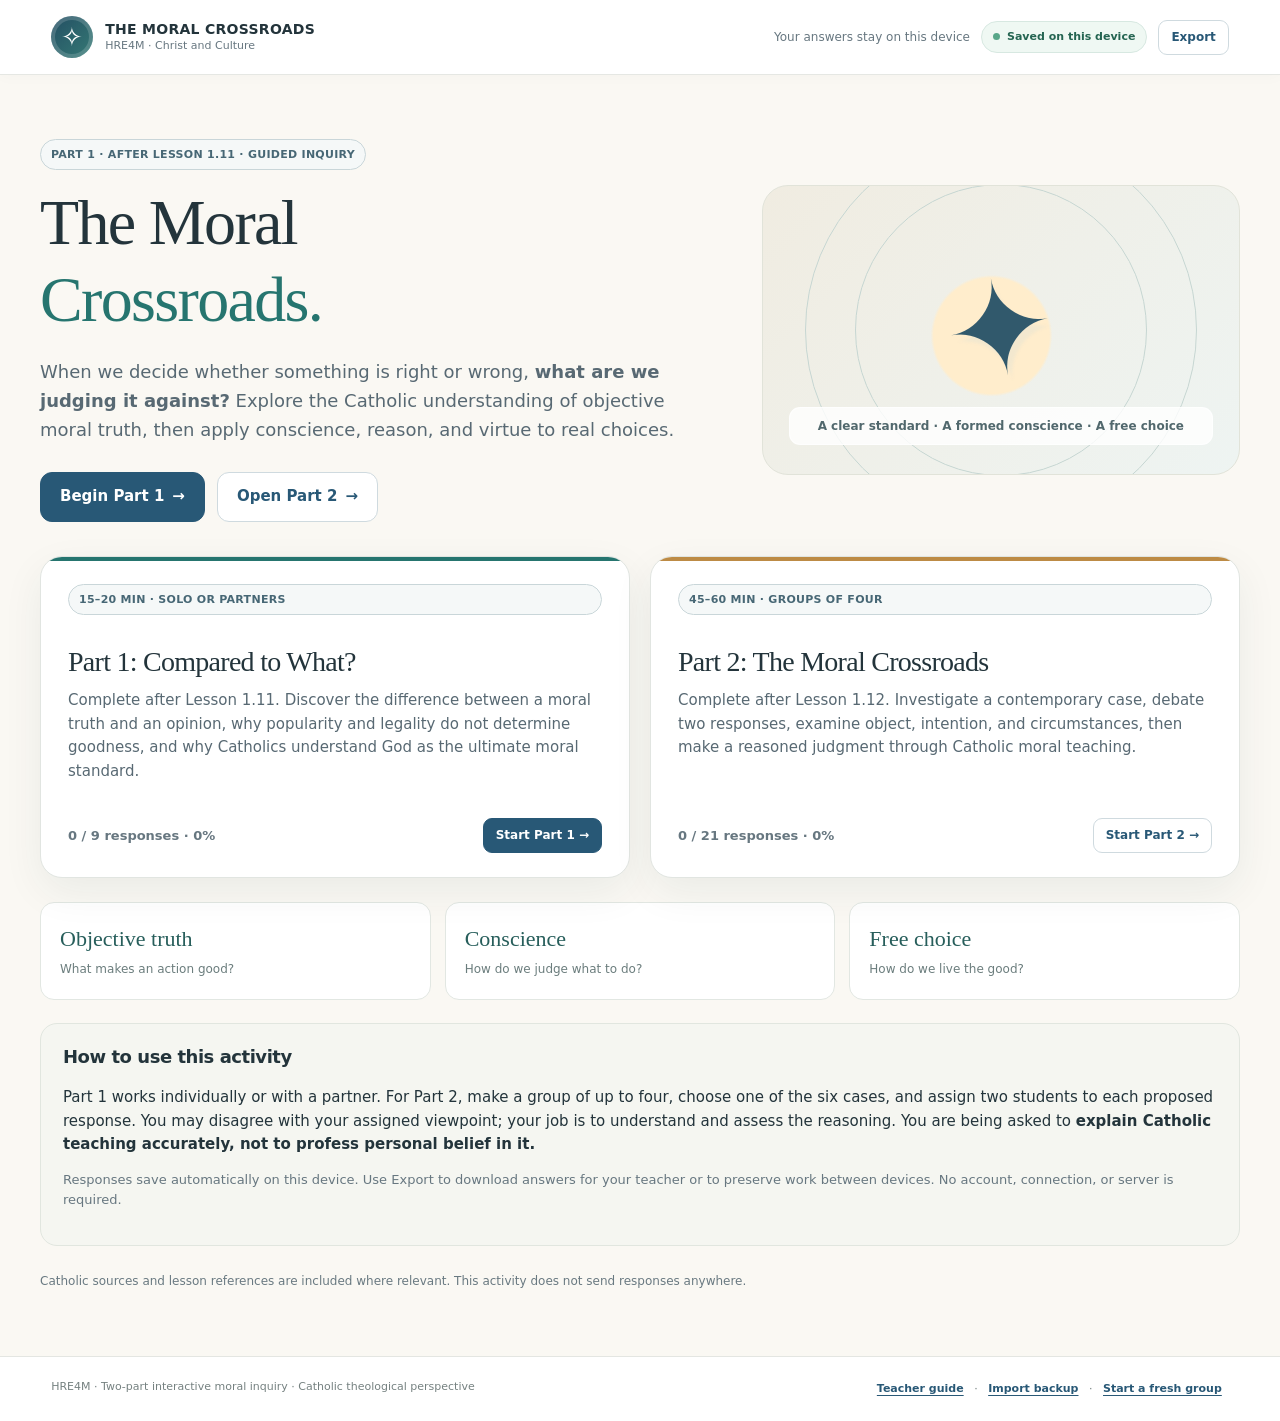
<file: unit-1/moral-crossroads/index.html>
<!DOCTYPE html>
<html lang="en">
<head>
<meta charset="utf-8">
<meta name="viewport" content="width=device-width, initial-scale=1, viewport-fit=cover">
<meta name="theme-color" content="#faf8f3">
<meta name="description" content="HRE4M interactive two-part guided investigation of objective moral truth, conscience, ethics, and Catholic moral theology.">
<title>The Moral Crossroads | HRE4M</title>
<style>
:root{color-scheme:light;--paper:#faf8f3;--white:#fff;--ink:#23343b;--muted:#677780;--line:#e5e7e3;--blue:#285876;--blue-dark:#183f57;--teal:#26756f;--teal-wash:#eaf4f1;--gold:#bd8b45;--gold-wash:#fff5e3;--rose:#a15b50;--rose-wash:#f9efec;--shadow:0 14px 42px rgba(22,53,65,.065);--radius:18px}
*{box-sizing:border-box}html{scroll-behavior:smooth}body{margin:0;background:var(--paper);color:var(--ink);font-family:system-ui,-apple-system,BlinkMacSystemFont,"Segoe UI",Arial,sans-serif;line-height:1.57;font-size:15px}button,select,input,textarea{font:inherit}button{cursor:pointer}button:disabled{cursor:not-allowed;opacity:.45}a{color:var(--blue);text-underline-offset:3px}a:hover{text-decoration-thickness:2px}::selection{background:#f3d5a3;color:var(--ink)}:focus-visible{outline:3px solid #e6a848;outline-offset:3px}h1,h2,h3,p{margin-top:0}h1,h2,h3{line-height:1.2;letter-spacing:-.026em}h1{font-family:Georgia,"Times New Roman",serif;font-weight:500;font-size:clamp(37px,5vw,64px)}h2{font-family:Georgia,"Times New Roman",serif;font-weight:500;font-size:clamp(29px,3.4vw,43px)}h3{font-size:18px;font-weight:750}p{margin-bottom:13px}.small{font-size:13px}.muted{color:var(--muted)}.sr-only{position:absolute;width:1px;height:1px;padding:0;margin:-1px;overflow:hidden;clip:rect(0,0,0,0);white-space:nowrap;border:0}.eyebrow{font-size:11px;text-transform:uppercase;letter-spacing:.16em;font-weight:800;color:var(--teal);margin-bottom:13px}.shell{min-height:100vh;display:flex;flex-direction:column}.topbar{height:75px;display:flex;align-items:center;justify-content:space-between;gap:16px;background:rgba(255,255,255,.96);border-bottom:1px solid var(--line);padding:0 clamp(17px,4vw,54px);position:sticky;top:0;z-index:30;box-shadow:0 2px 14px rgba(20,53,62,.025)}.brand{display:flex;align-items:center;gap:12px;text-decoration:none;color:var(--ink);min-width:0}.seal{width:42px;height:42px;border-radius:50%;background:linear-gradient(135deg,#244e63,#357a75);display:grid;place-items:center;color:white;font:26px Georgia,serif;box-shadow:inset 0 0 0 4px #ffffff29;flex:none}.brandtext{display:flex;flex-direction:column;line-height:1.25}.brandtext b{font-size:14px;letter-spacing:.02em}.brandtext span{font-size:11px;color:var(--muted)}.topright{display:flex;gap:11px;align-items:center;justify-content:flex-end;min-width:0}.top-mini{font-size:12px;color:var(--muted)}.pill{border-radius:999px;border:1px solid #d7e8e1;background:#eff8f3;color:#246451;display:inline-flex;align-items:center;gap:7px;padding:6px 11px;font-weight:750;font-size:11px;white-space:nowrap}.pill::before{content:"";width:7px;height:7px;border-radius:50%;background:#58a789}.pill.warn{background:#fff2e5;border-color:#f0dbbd;color:#946426}.pill.warn::before{background:#d4943a}.btn{background:var(--blue);border:1px solid var(--blue);color:white;border-radius:12px;padding:12px 19px;font-weight:750;display:inline-flex;align-items:center;justify-content:center;gap:8px;min-height:45px;white-space:normal;text-align:center;transition:background .12s,transform .12s,box-shadow .12s}.btn:hover{background:var(--blue-dark);transform:translateY(-1px);box-shadow:0 4px 10px #1b425627}.btn.alt{background:white;color:var(--blue);border-color:#cfdadf}.btn.alt:hover{background:#f3f7f7}.btn.ghost{border-color:transparent;background:transparent;color:var(--blue)}.btn.ghost:hover{background:#edf4f3}.btn.cream{background:var(--gold-wash);color:#885c22;border-color:#eedaaf}.btn.cream:hover{background:#ffebbf}.btn.sm{font-size:12px;padding:7px 12px;min-height:35px;border-radius:9px}.icon-btn{border:none;border-radius:9px;background:transparent;color:var(--blue);padding:8px 11px;font-weight:700}.icon-btn:hover{background:#edf3f5}.main{width:min(1200px,calc(100% - 42px));margin:0 auto;flex:1}.hero{padding:clamp(36px,5vw,72px) 0 34px;display:grid;grid-template-columns:1.1fr .8fr;gap:clamp(16px,5vw,70px);align-items:center}.hero h1{margin-bottom:18px}.hero h1 span{color:var(--teal)}.lead{font-size:18px;max-width:680px;line-height:1.62;color:#586973}.heroactions{margin-top:28px;display:flex;flex-wrap:wrap;gap:12px}.heroart{min-height:290px;border-radius:26px;background:radial-gradient(circle at 48% 52%,#ffedcc 0 20%,transparent 21%),linear-gradient(135deg,#f0ece1,#eef4f2);position:relative;display:flex;align-items:center;justify-content:center;overflow:hidden;border:1px solid #e1e3d9}.heroart:before,.heroart:after{content:"";position:absolute;border:1px solid #c6d6d2;border-radius:50%;width:290px;height:290px}.heroart:after{width:390px;height:390px}.compass{font-family:Georgia,serif;font-size:130px;line-height:1;color:#31596c;z-index:1;text-shadow:3px 8px 3px #d9dfd750;transform:rotate(-10deg)}.compasscaption{position:absolute;z-index:2;bottom:29px;left:26px;right:26px;text-align:center;background:rgba(255,255,255,.8);border:1px solid #ffffffb0;padding:9px;border-radius:11px;font-weight:700;font-size:12px;color:#51686d}.tag{display:inline-flex;align-items:center;padding:6px 10px;border:1px solid #c9d6d9;background:#f5f8f8;border-radius:100px;font-size:11px;letter-spacing:.025em;color:#476775;font-weight:800;margin-bottom:15px}.bigquote{font-family:Georgia,serif;font-size:clamp(24px,3vw,34px);line-height:1.34;color:#27576a;max-width:680px}.grid2{display:grid;grid-template-columns:repeat(2,minmax(0,1fr));gap:20px}.module{border-radius:22px;background:white;border:1px solid #e1e5e1;padding:27px 27px 24px;box-shadow:var(--shadow);display:flex;flex-direction:column;gap:10px;position:relative;overflow:hidden}.module:before{content:"";height:4px;width:100%;position:absolute;top:0;left:0;background:var(--teal)}.module.two:before{background:var(--gold)}.module h3{font:500 28px Georgia,serif;margin:6px 0 1px}.module p{color:#586973}.module .foot{display:flex;gap:12px;align-items:center;justify-content:space-between;margin-top:auto;padding-top:12px;flex-wrap:wrap}.module .foot .small{font-weight:700}.muted-panel{border:1px solid #e1e6df;border-radius:17px;background:#f5f6f1;padding:22px}.bottom-note{padding:26px 0 65px;color:#697981;font-size:12px}.workspace{display:grid;grid-template-columns:245px minmax(0,1fr);gap:28px;padding:30px 0 65px;align-items:start}.sidebar{position:sticky;top:96px;background:#fff;border:1px solid #e5e7e2;border-radius:20px;padding:19px 12px;box-shadow:0 8px 22px #2c566808}.sidebar .partlabel{font-weight:800;font-size:13px;margin:3px 12px 6px}.sidebar .subtitle{font-size:12px;color:var(--muted);margin:0 12px 17px}.sidebar nav{display:flex;flex-direction:column;gap:3px}.step-button{border:0;background:transparent;text-align:left;color:#5b6b72;display:flex;align-items:center;gap:10px;border-radius:11px;padding:11px 12px;width:100%;font-size:13px;font-weight:650;line-height:1.35}.step-button:hover{background:#f3f7f6}.step-button.active{background:#e8f2f0;color:#1d635b}.step-n{flex:none;border-radius:50%;width:24px;height:24px;border:1px solid #cbd9d9;display:grid;place-items:center;font-size:11px;font-weight:800;color:#688088;background:white}.step-button.active .step-n{background:#33746d;color:white;border-color:#33746d}.step-n.complete{color:#256a55;background:#eaf5ef;border-color:#c9e0d2}.side-progress{padding:18px 13px 8px;border-top:1px solid var(--line);margin-top:16px}.progresslabel{display:flex;justify-content:space-between;align-items:center;color:#607078;font-size:11px;font-weight:750;margin-bottom:7px}.bar{height:7px;border-radius:10px;background:#e9efee;overflow:hidden}.bar span{height:100%;display:block;background:linear-gradient(90deg,#77b4a2,#236e69);border-radius:10px;transition:width .2s}.page{min-width:0}.pagehead{padding:15px 0 23px}.pagehead h2{margin-bottom:11px}.pagehead p{font-size:16px;color:#5f6d74;max-width:800px}.stage{font-weight:800;letter-spacing:.14em;text-transform:uppercase;color:var(--teal);font-size:11px;margin-bottom:13px}.section{background:white;border:1px solid #e3e6e1;border-radius:19px;padding:clamp(20px,3.4vw,32px);box-shadow:0 6px 28px #1a41550a;margin-bottom:18px}.section.softer{background:#f4f7f5}.section.warm{background:#fff9ed;border-color:#efe4cc}.section.slate{background:#f1f6f7}.section h3{margin:0 0 11px}.section p:last-child,.note p:last-child{margin-bottom:0}.section .eyebrow{margin-bottom:7px}.note{border-radius:13px;background:var(--teal-wash);border:1px solid #d4e5df;padding:17px 20px;font-size:14px;color:#305a57;margin:15px 0}.note.gold{background:var(--gold-wash);border-color:#ecd6af;color:#7c5e38}.note.rose{background:var(--rose-wash);border-color:#ebd7d4;color:#814d45}.definition{display:grid;grid-template-columns:138px 1fr;gap:18px;border-bottom:1px solid #e7e9e5;padding:15px 0}.definition:last-child{border-bottom:0}.definition b{color:#285b69}.choicegrid{display:grid;grid-template-columns:repeat(2,minmax(0,1fr));gap:13px;margin:15px 0}.choice{position:relative;display:flex;flex-direction:column;gap:9px;border:1.5px solid #dfe6e4;background:#fff;border-radius:14px;padding:18px;min-height:90px;cursor:pointer;transition:background .12s,border .12s}.choice:hover{border-color:#a3bebb}.choice:has(input:checked){border:2px solid #378578;background:#f0f9f5;padding:17.5px}.choice input{accent-color:var(--teal);margin:0 8px 0 0}.choice .ctitle{font-weight:800;font-size:13px}.choice .cbody{color:#617178;font-size:13px;line-height:1.55}.field{margin:19px 0 0}.field label,.field>.flabel{display:block;font-weight:800;line-height:1.4;margin-bottom:8px;font-size:14px}.field .help{font-size:12px;color:var(--muted);margin:0 0 8px}.field textarea,.field input,.field select,.simple-input{width:100%;max-width:100%;border-radius:11px;border:1px solid #cfd9d8;background:#fff;color:var(--ink);padding:12px 14px;outline:none;transition:border .15s,box-shadow .15s}.field textarea{min-height:85px;resize:vertical;line-height:1.65}.field textarea:focus,.field input:focus,.field select:focus,.simple-input:focus{border-color:#47877d;box-shadow:0 0 0 3px #47877d23}.field select{appearance:auto}.field input::placeholder,.field textarea::placeholder{color:#a1aeb1}.mini{font-size:12px;color:#68777d}.revealer{border:1px dashed #cbdad5;background:#fafcfb;border-radius:13px;padding:13px 16px;margin-top:16px}.revealer summary{font-weight:800;color:#2b6d65;cursor:pointer}.revealer p{margin:10px 0 0;font-size:13px;color:#4d6462}.flex{display:flex;gap:11px;align-items:center;flex-wrap:wrap}.space-between{justify-content:space-between}.step-footer{display:flex;justify-content:space-between;gap:16px;align-items:center;padding:15px 0 15px;border-top:1px solid #e3e7e2;margin-top:8px;flex-wrap:wrap}.step-footer .right-actions{display:flex;gap:11px;align-items:center;flex-wrap:wrap}.source{font-size:12px;color:#728087;margin-top:10px;line-height:1.55}.source a{word-break:break-word}.case-hero{border:1px solid #d9e3dd;border-radius:17px;padding:23px 24px;background:linear-gradient(125deg,#f5faf7,#fff);margin:18px 0}.case-hero h3{font:500 25px Georgia,serif;color:#245b59}.case-hero p{font-size:15px;line-height:1.74}.contrast{background:#f6f7f5;border:1px solid #e1e5de;border-radius:13px;padding:19px}.contrast b{display:block;margin-bottom:7px;color:#315e69}.contrast.a{border-left:4px solid #3e7e84}.contrast.b{border-left:4px solid #c79654}.moral-lens{border:1px solid #e0e6e2;background:#fff;border-radius:14px;padding:18px}.moral-lens b{display:block;color:#285c62;margin-bottom:4px}.moral-lens p{color:#667579;font-size:13px;margin-bottom:0}.group-rows{display:grid;grid-template-columns:repeat(2,minmax(0,1fr));gap:13px}.group-rows .field{margin:0}.roles{display:grid;grid-template-columns:repeat(2,minmax(0,1fr));gap:14px}.role{border:1px solid #dbe4df;background:#fff;border-radius:14px;padding:17px}.role b{color:#285a68}.role:nth-child(2) b{color:#956c3c}.role p{font-size:13px;margin:6px 0 0}.role-names{font-size:12px;font-weight:800;color:#496a66;margin-bottom:10px}.worksheet{border:1px solid #dfe7e1;border-radius:17px;padding:22px;background:#f8faf9}.two-columns{display:grid;grid-template-columns:1fr 1fr;gap:18px}.closing{border-radius:19px;background:linear-gradient(140deg,#e9f2ed,#faf6e9);padding:clamp(23px,4vw,38px);border:1px solid #dbe6da}.closing .pull{font:normal clamp(20px,2.3vw,28px)/1.45 Georgia,serif;color:#27534c}.summarystrip{display:grid;grid-template-columns:repeat(4,minmax(0,1fr));gap:10px;margin:16px 0}.summarychip{border:1px solid #d8e2d9;border-radius:13px;background:#fff;padding:15px 12px;min-height:116px}.summarychip b{color:#256b62;display:block;font-size:14px}.summarychip span{font-size:12px;color:#687b77}.table-scroll{overflow-x:auto}.quick-table{width:100%;border-collapse:collapse;font-size:13px}.quick-table th{text-align:left;padding:12px 10px;background:#f3f7f5;border-bottom:1px solid #e0e8e3}.quick-table td{padding:12px 10px;border-bottom:1px solid #e7ebe9;vertical-align:middle}.quick-table td:first-child{font-weight:700}.quick-table select{min-width:145px}.home-strip{padding:24px 0 0;display:grid;grid-template-columns:repeat(3,1fr);gap:14px}.metric{border:1px solid #e2e7e2;background:#fff;border-radius:14px;padding:19px}.metric b{display:block;font-size:22px;font-family:Georgia,serif;font-weight:500;color:#275e5b}.metric span{font-size:12px;color:#6b7d7d}.teacher-box{border:1px solid #e4e7df;background:white;border-radius:18px;padding:26px;margin-bottom:18px}.teacher-box h3{font:500 24px Georgia,serif}.list-clear{margin:7px 0 0;padding-left:21px}.list-clear li{margin:9px 0}.callout-question{padding:21px 24px;background:var(--gold-wash);border:1px solid #ead3a6;border-radius:14px;font-family:Georgia,serif;font-size:23px;line-height:1.45;color:#6e532e;margin:16px 0}.short-divider{height:1px;background:var(--line);margin:17px 0}.footer{padding:21px clamp(17px,4vw,54px);border-top:1px solid #e4e6e2;color:#758180;background:#fff;font-size:11px;display:flex;justify-content:space-between;gap:12px;flex-wrap:wrap}.subtle-button{padding:2px 7px;text-decoration:underline;text-underline-offset:3px;border:0;background:none;color:var(--blue);font-weight:650}.toast{position:fixed;bottom:23px;right:23px;max-width:min(400px,calc(100% - 34px));background:#294e52;color:#fff;border-radius:13px;padding:13px 17px;box-shadow:0 14px 30px #14334135;z-index:80;font-size:13px;font-weight:600}.save-quiet{font-size:11px;color:#708386;font-weight:600}.hide-mobile{display:inline}.no-print{}
@media(max-width:900px){.workspace{grid-template-columns:minmax(0,1fr);min-width:0}.sidebar{min-width:0;width:100%;overflow:hidden}.sidebar nav{min-width:0;max-width:100%}.hero{grid-template-columns:1fr}.heroart{min-height:205px}.compass{font-size:105px}.workspace{grid-template-columns:1fr;gap:16px;padding-top:16px}.sidebar{position:static;display:block;padding:13px}.sidebar nav{flex-direction:row;gap:6px;overflow-x:auto;scrollbar-width:thin}.step-button{flex:0 0 auto;width:auto;border:1px solid #e2e8e5;padding:8px 10px;max-width:200px}.step-button.active{border-color:#a1c6b9}.side-progress{margin:9px 0 0;padding-top:11px}.pagehead{padding-top:8px}.grid2{gap:12px}}
@media(max-width:600px){body{font-size:14px}.topbar{height:67px;padding:0 12px;gap:7px}.seal{width:35px;height:35px;font-size:22px}.brand{gap:8px}.brandtext b{font-size:12px}.brandtext span{font-size:10px}.topright{gap:5px}.top-mini{display:none}.pill{padding:5px 8px;font-size:10px}.topright .btn.sm{padding:5px 7px;font-size:11px;min-height:30px}.main{width:calc(100% - 24px)}.hero{padding:29px 0 22px}.heroart{min-height:175px}.compasscaption{bottom:12px;left:12px;right:12px;padding:5px}.module{padding:22px}.grid2,.choicegrid,.roles,.group-rows,.two-columns,.summarystrip,.home-strip{grid-template-columns:1fr}.summarystrip{grid-template-columns:repeat(2,minmax(0,1fr))}.step-footer{align-items:stretch}.step-footer .right-actions{width:100%;justify-content:flex-end}.step-footer .right-actions .btn{flex:1}.step-footer>.btn{width:100%}.definition{grid-template-columns:1fr;gap:3px}.section{padding:19px}.hide-mobile{display:none}.case-hero{padding:17px}}
@media(prefers-reduced-motion:reduce){*{scroll-behavior:auto!important;transition:none!important}}
@media print{body{background:#fff;color:#111}.topbar,.sidebar,.heroactions,.step-footer,.footer,.no-print,.pill,.toast{display:none!important}.main{width:100%;margin:0}.workspace{display:block;padding:0}.pagehead{padding:5px 0}.section,.worksheet,.closing{box-shadow:none;break-inside:avoid;border:1px solid #bbb;background:#fff!important}.print-only{display:block!important}h1,h2{font-family:Georgia,serif}.sheet-print{page-break-before:always}}
</style>
</head>
<body>
<div id="app" class="shell"></div>
<script>
'use strict';
(()=>{
const KEY='hre4m_moral_crossroads_2026_v1';
const CCC={natural:'https://www.vatican.va/content/catechism/en/part_three/section_one/chapter_three/article_1/i_the_natural_moral_law.index.html',conscience:'https://www.vatican.va/content/catechism/en/part_three/section_one/chapter_one/article_6/i_the_judgment_of_conscience.html',formation:'https://www.vatican.va/content/catechism/en/part_three/section_one/chapter_one/article_6/ii_the_formation_of_conscience.html',moral:'https://www.vatican.va/content/catechism/en/part_three/section_one/chapter_one/article_4/i_the_sources_of_morality.index.html',virtue:'https://www.vatican.va/content/catechism/en/part_three/section_one/chapter_one/article_7/i_the_human_virtues.index.html',faith:'https://www.vatican.va/content/catechism/en/part_three/section_one/chapter_one/article_7/ii_the_theological_virtues.index.html'};
const SCENARIOS=[
{id:'chat',icon:'◈',title:'The Group Chat',category:'Privacy · Respect · Community',setup:'A student sends a personal voice message to someone they trust. That person forwards it into a large group chat. Several students turn the recording into jokes. The original student is upset and asks people to stop sharing it. One member of your group is in the chat and has screenshots that show who began sharing the message.',a:'Contact a trusted adult at school promptly, preserve the evidence privately, and ask for help stopping the sharing.',b:'Contact the person who forwarded it, insist that they remove it, support the affected student, and involve a trusted adult if the harm does not stop promptly.',tension:'Protection from harm, personal dignity, responsibility, restorative action, and the need to respond quickly.',twist:'New information: the voice message has already been forwarded outside the school. The original student is now staying home because of the humiliation.',twistHint:'Ask whether the increased harm affects urgency, without changing the basic dignity owed to the person.',avoid:'Do not forward the private recording to make your point. Protect the student while preserving necessary evidence appropriately.'},
{id:'test',icon:'◇',title:'The Test and the Friendship',category:'Honesty · Loyalty · Fairness',setup:'A close friend tells you they used a copy of an answer key to get a higher mark on an important test. They say they were overwhelmed and cannot risk a poor grade. Other students worked honestly, and the mark may affect academic opportunities. Your friend asks you not to tell anyone.',a:'Explain that you cannot conceal the cheating and bring the concern directly to the teacher.',b:'Ask your friend to tell the teacher themselves that day, offer to go with them, and tell the teacher if they refuse.',tension:'Truth, justice to other students, mercy, loyalty, responsibility, and opportunities for repentance.',twist:'New information: the teacher is about to finalize the marks, and the dishonest mark would change who receives a limited school award.',twistHint:'Does limited time change how quickly the truth must be brought forward?',avoid:'Do not frame indefinitely hiding cheating as a morally acceptable form of friendship.'},
{id:'shelter',icon:'✧',title:'The Cold-Weather Shelter',category:'Human dignity · Safety · Common good',setup:'During a severe cold spell, a local community hall may be used as a temporary overnight warming space. Volunteers are ready, but the hall has not yet completed its safety plan. Some neighbours worry about disruptions. Several people have nowhere warm to stay tonight, and established shelters are full.',a:'Open a temporary warming space tonight with immediate safety measures, staffing, supervision, and coordination with emergency services.',b:'Prioritize arranging safe emergency accommodations through local agencies immediately, opening the hall only when essential safety arrangements are ready.',tension:'Urgent care for vulnerable people, safety, responsible planning, dignity, and the common good.',twist:'New information: the community hall has working heat and accessible washrooms, but no designated overnight coordinator is yet available.',twistHint:'Which facts matter to practical judgment, and which moral duties remain constant?',avoid:'Both positions must address the immediate need for warmth. Doing nothing is not the default moral answer.'},
{id:'work',icon:'▣',title:'Unpaid Hours at Work',category:'Justice · Work · Courage',setup:'A student with a part-time job is told to stay three extra hours without pay because the store is short-staffed. The manager calls it an opportunity to show dedication. The student is worried about losing future shifts and knows other students have experienced something similar.',a:'Document the hours and raise the concern directly with the manager, then escalate through proper channels if it is not corrected.',b:'Document the hours and make a formal complaint through an appropriate workplace or labour support channel without confronting the manager alone.',tension:'Fair treatment, employer responsibilities, fear of retaliation, solidarity with coworkers, and prudent action.',twist:'New information: another young worker says this has happened repeatedly, and the manager told them not to record overtime.',twistHint:'Does a pattern of conduct change the seriousness of the problem or what support should be involved?',avoid:'Neither approach requires the student to accept exploitation. Safety and support matter when there is a power imbalance.'},
{id:'team',icon:'✦',title:'The Final Team Position',category:'Fairness · Character · Responsibility',setup:'A school team has one remaining roster position. One athlete performs very well but has repeatedly humiliated less experienced teammates. Another athlete is somewhat less skilled but consistently supports others and trains hard. The coaches have published both performance and sportsmanship as selection criteria.',a:'Choose the more skilled athlete only if clear behavioural expectations and accountability measures can genuinely protect teammates.',b:'Choose the supportive athlete, giving significant weight to team culture, published sportsmanship criteria, and student dignity.',tension:'Merit, fairness, character, growth, dignity, and the effects of decisions on the whole community.',twist:'New information: the more skilled athlete has apologized, begun changing their behaviour, and asked for a chance to rebuild trust, but some teammates remain uncomfortable.',twistHint:'How can mercy, accountability, and justice be considered without dismissing those who were harmed?',avoid:'Do not excuse bullying merely because someone is talented. The question is how to exercise fair and prudent judgment.'},
{id:'fundraiser',icon:'✺',title:'The Viral Fundraiser',category:'Good intentions · Dignity · Consequences',setup:'A student council posts a humorous fundraising video that includes an embarrassing clip of another student, filmed without their permission. The video goes viral and raises money for an important charity. The student featured in the clip asks the council to remove it, but some council members argue the charity will lose donations.',a:'Take the video down immediately, apologize to the student, and restart the fundraiser using a respectful approach.',b:'Remove the video immediately, then create a replacement using only consented footage and explain publicly why the change was necessary.',tension:'Human dignity, good intentions, the harm caused by an action, and ethical ways to pursue a worthwhile goal.',twist:'New information: a major donor has offered to double donations, but only if the original video stays public for another 24 hours.',twistHint:'Can a desirable outcome make it acceptable to deliberately continue an action that humiliates someone?',avoid:'Both responses remove the harmful video. The debate focuses on responsibility, repair, and how to pursue the good without using a person.'}
];
const STEP_NAMES={p1:['What is the standard?','Is approval enough?','Law and moral truth','Compared with what?','The bridge to 1.12'],p2:['Prepare the group','Choose and explain','Dialogue and debate','Three ethical lenses','A new detail','Examine the action','Aquinas and the moral life','Reach a judgment','Catholic wrap-up']};
const REQUIRED={
p1:[['p1.diff'],['p1.approval','p1.approvalWhy'],['p1.unjustLaw','p1.recognize'],['p1.source','p1.nonbeliever'],['p1.wallet','p1.bridge']],
p2:[['p2.scenarioId'],['p2.initial','p2.initialReason'],['p2.argA','p2.argB','p2.challenge'],['p2.outcomes','p2.duty','p2.virtue'],['p2.changed'],['p2.act','p2.intention','p2.circumstances'],['p2.natural','p2.conscience','p2.habit','p2.grace'],['p2.final','p2.finalWhy','p2.reconsider'],['p2.wrap']]
};
const fresh=()=>({profile:{period:'',members:['','','','']},p1:{},p2:{scenarioId:''},version:1,updatedAt:''});
let state=fresh(),route='home',part='p1',step=0,saved=true,toastTimeout=null;
try{const raw=localStorage.getItem(KEY);if(raw){const obj=JSON.parse(raw);state={...fresh(),...obj,profile:{...fresh().profile,...(obj.profile||{}),members:Array.isArray(obj.profile?.members)?obj.profile.members.slice(0,4):['','','','']},p1:{...(obj.p1||{})},p2:{scenarioId:'',...(obj.p2||{})}};}}catch(e){saved=false;}
const root=document.getElementById('app');
const esc=(str)=>String(str??'').replace(/[&<>"']/g,c=>({'&':'&amp;','<':'&lt;','>':'&gt;','"':'&quot;',"'":'&#39;'}[c]));
const get=(path)=>{const seg=path.split('.');let val=state;for(let s of seg){if(val==null)return '';val=val[s]}return val??''};
const put=(path,value)=>{const seg=path.split('.');let node=state;for(let i=0;i<seg.length-1;i++){if(node[seg[i]]==null)node[seg[i]]={};node=node[seg[i]];}node[seg.at(-1)]=value;persist();};
function persist(){state.updatedAt=new Date().toISOString();try{localStorage.setItem(KEY,JSON.stringify(state));saved=true}catch(e){saved=false};const pill=document.querySelector('#save-pill');if(pill){pill.textContent=saved?'Saved on this device':'Export to keep a copy';pill.className='pill'+(saved?'':' warn');}const line=document.querySelector('#save-line');if(line)line.textContent=saved?'Responses save automatically on this device.':'This browser did not allow local saving. Export your work before closing.';}
const isFilled=(v)=>typeof v==='string'?!!v.trim():v!==null&&v!==undefined&&v!=='';
const progress=(p)=>{const paths=REQUIRED[p].flat();const done=paths.filter(k=>isFilled(get(k))).length;return {done,total:paths.length,pct:Math.round(done/paths.length*100)};};
const doneStep=(p,n)=>REQUIRED[p][n].every(k=>isFilled(get(k)));
const scenario=()=>SCENARIOS.find(s=>s.id===get('p2.scenarioId'))||SCENARIOS[0];
const member=(i)=>get('profile.members.'+i)||'Member '+(i+1);
function icon(label){return '<span aria-hidden="true">'+label+'</span>'}
function field(path,label,placeholder='',helper='',rows=3){const val=esc(get(path));return `<div class="field"><label for="${path}">${label}</label>${helper?`<p class="help">${helper}</p>`:''}<textarea data-bind="${path}" id="${path}" rows="${rows}" placeholder="${esc(placeholder)}">${val}</textarea></div>`;}
function choice(path,options){const val=get(path);return `<div class="choicegrid" role="radiogroup" aria-label="${esc(path)}">${options.map(([value,title,help])=>`<label class="choice"><span class="ctitle"><input type="radio" name="${path}" data-bind="${path}" value="${esc(value)}" ${val===value?'checked':''}>${esc(title)}</span>${help?`<span class="cbody">${esc(help)}</span>`:''}</label>`).join('')}</div>`;}
function drop(path,label,items,help=''){return `<div class="field"><label for="${path}">${label}</label>${help?`<p class="help">${help}</p>`:''}<select id="${path}" data-bind="${path}"><option value="">Choose an answer…</option>${items.map(([v,l])=>`<option value="${esc(v)}" ${get(path)===v?'selected':''}>${esc(l)}</option>`).join('')}</select></div>`;}
function hint(body){return `<details class="revealer"><summary>Need a hint? Open a guiding question</summary><p>${body}</p></details>`;}
function cite(desc,url){return `<p class="source">Catholic source: <a href="${esc(url)}" target="_blank" rel="noopener noreferrer">${desc} ↗</a> (the link requires internet; the activity itself does not).</p>`;}
function box(title,body,kind=''){return `<section class="section ${kind}">${title?`<h3>${title}</h3>`:''}${body}</section>`;}
function stamp(part,label){return `<span class="tag">${part==='p1'?'PART 1 · AFTER LESSON 1.11':'PART 2 · AFTER LESSON 1.12'} · ${label}</span>`;}
function header(){return `<header class="topbar no-print"><button class="brand" data-action="home" title="Go to activity home" style="background:none;border:0;text-align:left;padding:0"><span class="seal">✧</span><span class="brandtext"><b>THE MORAL CROSSROADS</b><span>HRE4M · Christ and Culture</span></span></button><div class="topright"><span class="top-mini">Your answers stay on this device</span><span class="pill${saved?'':' warn'}" id="save-pill">${saved?'Saved on this device':'Export to keep a copy'}</span><button type="button" class="btn sm alt" data-action="export">Export</button></div></header>`;}
function footer(){return `<footer class="footer no-print"><span>HRE4M · Two-part interactive moral inquiry · Catholic theological perspective</span><div><button class="subtle-button" data-action="teacher">Teacher guide</button> · <button class="subtle-button" data-action="import-start">Import backup</button> · <button class="subtle-button" data-action="reset">Start a fresh group</button></div><input class="sr-only" type="file" id="import-json" accept=".json,application/json" aria-label="Import an exported activity file"></footer>`;}
function home(){let p1=progress('p1'),p2=progress('p2');return `<main class="main"><div class="hero"><div>${stamp('p1','GUIDED INQUIRY')}<h1>The Moral<br><span>Crossroads.</span></h1><p class="lead">When we decide whether something is right or wrong, <strong>what are we judging it against?</strong> Explore the Catholic understanding of objective moral truth, then apply conscience, reason, and virtue to real choices.</p><div class="heroactions"><button class="btn" data-action="go-p1">Begin Part 1 ${icon('→')}</button><button class="btn alt" data-action="go-p2">Open Part 2 ${icon('→')}</button></div></div><div class="heroart" role="img" aria-label="Stylized compass representing a search for moral truth"><span class="compass">✦</span><span class="compasscaption">A clear standard · A formed conscience · A free choice</span></div></div><div class="grid2"><article class="module"><span class="tag">15–20 MIN · SOLO OR PARTNERS</span><h3>Part 1: Compared to What?</h3><p>Complete after Lesson 1.11. Discover the difference between a moral truth and an opinion, why popularity and legality do not determine goodness, and why Catholics understand God as the ultimate moral standard.</p><div class="foot"><span class="small muted">${p1.done} / ${p1.total} responses · ${p1.pct}%</span><button class="btn sm" data-action="go-p1">${p1.done?'Continue':'Start'} Part 1 →</button></div></article><article class="module two"><span class="tag">45–60 MIN · GROUPS OF FOUR</span><h3>Part 2: The Moral Crossroads</h3><p>Complete after Lesson 1.12. Investigate a contemporary case, debate two responses, examine object, intention, and circumstances, then make a reasoned judgment through Catholic moral teaching.</p><div class="foot"><span class="small muted">${p2.done} / ${p2.total} responses · ${p2.pct}%</span><button class="btn sm alt" data-action="go-p2">${p2.done?'Continue':'Start'} Part 2 →</button></div></article></div><div class="home-strip"><div class="metric"><b>Objective truth</b><span>What makes an action good?</span></div><div class="metric"><b>Conscience</b><span>How do we judge what to do?</span></div><div class="metric"><b>Free choice</b><span>How do we live the good?</span></div></div><div class="muted-panel" style="margin-top:23px"><h3>How to use this activity</h3><p>Part 1 works individually or with a partner. For Part 2, make a group of up to four, choose one of the six cases, and assign two students to each proposed response. You may disagree with your assigned viewpoint; your job is to understand and assess the reasoning. You are being asked to <strong>explain Catholic teaching accurately, not to profess personal belief in it.</strong></p><p class="small muted" id="save-line">${saved?'Responses save automatically on this device.':'This browser did not allow local saving. Export your work before closing.'} Use Export to download answers for your teacher or to preserve work between devices. No account, connection, or server is required.</p></div><div class="bottom-note">Catholic sources and lesson references are included where relevant. This activity does not send responses anywhere.</div></main>`;}
function sidebar(){const steps=STEP_NAMES[part],pg=progress(part);return `<aside class="sidebar no-print"><div class="partlabel">${part==='p1'?'Part 1 · Objective truth':'Part 2 · Moral reasoning'}</div><div class="subtitle">${part==='p1'?'Lesson 1.11 follow-up':'Lesson 1.12 follow-up'}</div><nav aria-label="Activity steps">${steps.map((s,i)=>`<button class="step-button ${i===step?'active':''}" data-action="step-${i}" aria-current="${i===step?'step':'false'}"><span class="step-n ${doneStep(part,i)?'complete':''}">${doneStep(part,i)?'✓':i+1}</span><span>${s}</span></button>`).join('')}</nav><div class="side-progress"><div class="progresslabel"><span>Response progress</span><b>${pg.pct}%</b></div><div class="bar"><span style="width:${pg.pct}%"></span></div><p class="mini" style="margin:10px 0 0">${pg.done} of ${pg.total} required response boxes filled</p></div></aside>`;}
function stepFooter(){return `<div class="step-footer no-print"><button class="btn alt" data-action="${step?'prev':'home'}">${step?'← Previous':'← Activity home'}</button><div class="right-actions"><button class="btn ghost" data-action="export">Export work ↗</button>${step<STEP_NAMES[part].length-1?`<button class="btn" data-action="next">Next step →</button>`:`<button class="btn" data-action="finish">View activity home →</button>`}</div></div>`;}
function space(){return `<main class="main"><div class="workspace">${sidebar()}<div class="page" id="page-content">${part==='p1'?part1(step):part2(step)}${stepFooter()}<p class="save-quiet no-print" id="save-line">${saved?'Responses save automatically on this device.':'Local saving is blocked. Export answers before you close.'}</p></div></div></main>`;}
function pageHead(label,title,summary){return `<div class="pagehead"><div class="stage">${esc(label)}</div><h2>${title}</h2><p>${summary}</p></div>`;}
function part1(n){
if(n===0)return `${pageHead('Part 1 · Step 1 of 5','What are we measuring?','Before we discuss Catholic theology, notice that not every kind of judgment is the same.')}
${box('Start with two statements',`<div class="two-columns"><div class="contrast"><b>Statement A</b>“Strawberry ice cream tastes better than chocolate.”</div><div class="contrast"><b>Statement B</b>“It is wrong to deliberately humiliate another person for entertainment.”</div></div><p style="margin-top:15px">The first statement expresses a taste or preference. The second makes a <strong>moral claim</strong> about how one person ought to treat another.</p><div class="note"><strong>The distinction:</strong> Someone can dislike a food without claiming everyone must dislike it. But when we say mistreating someone is wrong, we are claiming there is a reason people should not do it, even if they enjoy it.</div>`)}
${box('Your thinking',`${field('p1.diff','What is the difference between “I dislike this” and “This is wrong to do to another person”?','Try explaining the difference in 1–2 sentences.','Focus on preference versus a standard for how people ought to act.',3)}${hint('Ask: Is one sentence only about my taste, while the other is a claim about what anyone should or should not do?')}`)}
${box('Hold on to this question',`<div class="callout-question">When we call an action “good” or “bad,” what are we comparing it with?</div><p>You will return to this question throughout both parts. We are examining the <em>basis</em> of a judgment, not simply how strongly someone feels about it.</p>`,'warm')}`;
if(n===1)return `${pageHead('Part 1 · Step 2 of 5','If everyone agrees, is it right?','Explore the difference between social approval and moral truth.')}
${box('The situation',`<div class="case-hero"><h3>A message goes viral</h3><p>A student shares a private message to make fun of another student. Most people in the group chat laugh, nobody objects, and the student who shared it becomes more popular.</p><p><strong>The question:</strong> Does widespread approval automatically make that action morally right?</p></div>${choice('p1.approval', [['yes','Yes, approval makes it right','If most people accept the behaviour, that establishes the rule.'],['no','No, approval alone is not enough','The action might still be wrong, even if it is popular.'],['depends','I need to distinguish the issues','Popularity is one fact, but what other factors determine right and wrong?']])}${field('p1.approvalWhy','Explain your answer. What standard should be used to judge the action?','Use the dignity of the student, fairness, harm, or another moral principle.','Explain your reasoning, not only your choice.',3)}`)}
${box('Catholic connection',`<p><strong>According to Catholic teaching,</strong> a behaviour does not become morally good simply because many people approve of it. The human person has a dignity that should be respected even when a group fails to recognize it.</p><p>Notice the distinction: people can <em>agree about</em> an action and still be <em>mistaken about</em> it.</p>${hint('What has changed if a hundred people laugh rather than two? Has the person being humiliated lost any dignity?')}`,'softer')}`;
if(n===2)return `${pageHead('Part 1 · Step 3 of 5','Can a law be unjust?','A legal rule tells us what a society permits or requires. A moral judgment asks whether the rule itself is just.')}
${box('A historical example',`<div class="case-hero"><h3>When unfair treatment was legal</h3><p>At different points in history, governments have created laws that denied people equal treatment because of their race. Those laws were enforced, and many people defended them.</p><p>Today we can recognize that legal permission and social acceptance did not make such discrimination just.</p></div>${field('p1.unjustLaw','Why could those laws still be morally wrong, even though they were legal?','Identify the moral principle those laws failed to respect.','1–3 sentences. Do not simply say “because the law was bad.”',3)}${field('p1.recognize','How could someone recognize that injustice while living in a society that accepted it?','Consider human dignity, reason, empathy, faith, and the experiences of people affected.','A person does not need to wait for a majority vote to ask whether others are treated justly.',3)}`)}
${box('What this example shows',`<p>A law can be unjust. A majority can be mistaken. Even our own sincere judgments can be wrong. These examples invite a further question:</p><div class="callout-question">If a society can get morality wrong, what should we judge its actions against?</div><p>This question motivates the Catholic account of <strong>objective moral truth</strong>. It does not, by itself, prove God's existence.</p>`,'warm')}`;
if(n===3)return `${pageHead('Part 1 · Step 4 of 5','Compared with what?','Now connect the question of a moral standard with the Catholic understanding of God.')}
${box('A useful comparison',`<p>Imagine two students measuring the same desk. One says it is 120 centimetres long; another says it is 150 centimetres. Their disagreement does not mean the desk has no actual length. They need a trustworthy measure.</p><p>This is an <strong>analogy</strong>, not a proof. Moral decisions are more complicated than physical measurements. It helps us ask what we use as the standard when our moral judgments disagree.</p><div class="note gold"><strong>The Catholic answer:</strong> God is the ultimate source and standard of goodness. The Church teaches that moral truth is grounded in God's nature, not invented by individual preferences or social agreement.</div>`)}
${box('Discovering, not inventing',`<p>According to St. Thomas Aquinas, human beings share in God's wisdom through <strong>natural law</strong>, which we can recognize through reason. Natural law is not a list of whatever happens in nature. It is the moral order that human reason can discover.</p>${drop('p1.source','According to Catholic teaching, fundamental moral truths are best understood as…',[['invented','Invented by each person or culture.'],['discovered','Discovered through reason, with God as their ultimate source.'],['majority','Decided by whichever group has the most power.']])}${field('p1.nonbeliever','Can someone who does not believe in God recognize and choose what is morally good? Explain the Catholic answer.','Hint: Think about reason, human nature, and natural law.','2–3 sentences.',3)}${hint('The Catholic answer is yes. Natural law is accessible to human reason, and a person does not have to identify its divine source to recognize a moral truth. See CCC 1954–1960.')}${cite('Catechism, natural moral law (CCC 1954–1960)',CCC.natural)}`)}`;
if(n===4)return `${pageHead('Part 1 · Step 5 of 5','The bridge to conscience','You have explored what Catholic teaching says about the source of moral truth. The next lesson asks how we discover and act on it.')}
${box('Apply the idea',`<div class="case-hero"><h3>A small but real choice</h3><p>You find a lost wallet with cash and a contact card inside. Nobody saw you pick it up. You could keep it without being caught.</p><p>Now consider the action using a moral standard, not just the chance of a reward or punishment.</p></div>${field('p1.wallet','What moral principle should guide your decision, and what would you do?','Name the principle and one practical action.','Example of a principle: respect for another person’s property.',3)}${field('p1.bridge','If the moral principle is clear, why might someone still make the wrong choice?','Consider fear, temptation, habits, confusing circumstances, or pressure.','1–2 sentences.',3)}`)}
${box('Part 1 · What you have uncovered',`<div class="definition"><b>Objective moral truth</b><span>A moral truth that does not depend simply on what an individual or society believes.</span></div><div class="definition"><b>Catholic foundation</b><span>God is the ultimate source of goodness. Our judgments are measured against the good, not against mere popularity.</span></div><div class="definition"><b>Natural law</b><span>The moral law that human beings can recognize through reason, because we share in the wisdom of the Creator.</span></div><p class="small" style="margin-top:18px"><strong>Next lesson:</strong> If we are capable of recognizing the good, why do we sometimes disagree, make mistakes, or fail to act on what we know?</p><p>That question leads directly into conscience, morality, ethics, Aquinas, free will, virtue, and grace in Lesson 1.12.</p><div class="flex no-print" style="margin-top:16px"><button class="btn alt" data-action="go-p2">Go to Part 2 after the lesson →</button><button class="btn cream" data-action="export">Save or submit Part 1 ↗</button></div>`,'softer')}`;
return '';
}
function scenarioView(s= scenario()){return `<div class="case-hero"><span class="tag">${s.icon} ${esc(s.category)}</span><h3>${esc(s.title)}</h3><p>${esc(s.setup)}</p></div><div class="two-columns"><div class="contrast a"><b>Response A</b>${esc(s.a)}</div><div class="contrast b"><b>Response B</b>${esc(s.b)}</div></div><div class="note gold"><strong>The genuine tension:</strong> ${esc(s.tension)}</div>`;}
function roleCards(){return `<div class="roles"><div class="role"><div class="role-names">TEAM A · ${esc(member(0))} and ${esc(member(1))}</div><b>Make the strongest case for Response A</b><p>Explain the moral values it seeks to protect. Acknowledge a weakness in your own position.</p></div><div class="role"><div class="role-names">TEAM B · ${esc(member(2))} and ${esc(member(3))}</div><b>Make the strongest case for Response B</b><p>Explain the moral values it seeks to protect. Acknowledge a weakness in your own position.</p></div></div>`;}
function selectCase(){return `<div class="field"><label for="p2.scenarioId">Choose your group’s case</label><p class="help">Groups may investigate different cases, making the class discussion more varied. Your teacher may assign one.</p><select id="p2.scenarioId" data-bind="p2.scenarioId"><option value="">Select a case…</option>${SCENARIOS.map(s=>`<option value="${s.id}" ${get('p2.scenarioId')===s.id?'selected':''}>${esc(s.title)} · ${esc(s.category)}</option>`).join('')}</select></div>`;}
function part2(n){const s=scenario();
if(n===0)return `${pageHead('Part 2 · Step 1 of 9','Prepare your group','You will consider two possible responses to a real-life moral dilemma. Your job is to explain, examine, and test the reasoning.')}
${box('Set up the group',`<div class="two-columns"><div class="field" style="margin-top:0"><label for="profile.period">Class period</label><select id="profile.period" data-bind="profile.period"><option value="">Select period (optional)</option>${[1,2,3,4,5].map(x=>`<option value="${x}" ${get('profile.period')===String(x)?'selected':''}>Period ${x}</option>`).join('')}</select></div><div class="field" style="margin-top:0"><label>Group size</label><div class="note" style="margin:0;padding:11px 13px">Works with 2–4 students. Four is ideal.</div></div></div><div class="group-rows" style="margin-top:15px">${[0,1,2,3].map(i=>`<div class="field"><label for="profile.members.${i}">Student ${i+1} ${i<2?'· Team A':'· Team B'}</label><input id="profile.members.${i}" data-bind="profile.members.${i}" value="${esc(member(i).startsWith('Member ')?'':get('profile.members.'+i))}" placeholder="First name or initials"></div>`).join('')}</div><p class="mini" style="margin-top:13px">Use first names or initials only. Responses stay locally on this browser until you export them.</p>`)}
${box('Choose a case',`${selectCase()}<p class="mini" style="margin-top:12px">Want a different case? <button class="subtle-button" data-action="random-case" type="button">Assign a random case</button></p><div id="case-preview">${get('p2.scenarioId')?scenarioView(s):'<div class="note">Pick a case to see the situation and two proposed responses.</div>'}</div>`)}
${box('Your discussion roles',`${roleCards()}<p class="small" style="margin-top:15px"><strong>Important:</strong> Defending a position in a debate is not the same as endorsing it. Your group should challenge weak arguments respectfully. Some disagreements are about which <em>practical response</em> is wisest, not whether a harmful action becomes good.</p><p class="small">Do not use personal stories about classmates in the written responses. Discuss only the fictional scenario.</p>`,'softer')}`;
if(n===1)return `${pageHead('Part 2 · Step 2 of 9','Your first judgment','Before discussing the case, make an initial judgment. You can revise it later as your understanding deepens.')}
${box('Read your group’s case',scenarioView(s))}
${box('Make a starting choice',`${choice('p2.initial',[['A','Response A','This seems like the better response at first.'],['B','Response B','This seems like the better response at first.'],['other','A different response','I think another action would better protect the good.']])}${field('p2.initialReason','Why did you choose that response?','Name the moral good or concern you are using to judge the options.','Write 2–3 sentences. Your answer can change later.',3)}${hint('Ask: Who might be helped or harmed? Whose dignity or rights are involved? Which response best protects the good?')}`)}
${box('Pause and notice',`<p>A moral judgment involves more than instinct or preference. You have already begun using <strong>morality</strong> (the principles of right and wrong), <strong>ethics</strong> (reasoning about the choice), and <strong>conscience</strong> (your judgment about what you ought to do in this case).</p>`,'softer')}`;
if(n===2)return `${pageHead('Part 2 · Step 3 of 9','Dialogue, not a shouting match','Each side explains the strongest moral reasons for its assigned response. Then listen carefully and challenge the reasoning.')}
${box('Your two positions',`${roleCards()}${scenarioView(s)}`)}
${box('Record your strongest arguments',`${field('p2.argA','Team A: Why might Response A be morally justified?','Explain the principle it protects and why it matters.','Write a fair and convincing argument, not simply “because we think so.”',3)}${field('p2.argB','Team B: Why might Response B be morally justified?','Explain the principle it protects and why it matters.','Try to make this argument as strong as Team A’s.',3)}${field('p2.challenge','Discussion: What is the strongest objection to each response?','Identify one possible risk or weakness of A, and one of B.','A challenge should question the reasoning, not criticize the person.',4)}`)}
${box('Conversation prompts',`<div class="definition"><b>Ask Team A</b><span>Which person or value are you most concerned about? What could go wrong with A?</span></div><div class="definition"><b>Ask Team B</b><span>Which duty or outcome matters most in B? What could go wrong with B?</span></div><div class="definition"><b>Ask everyone</b><span>Do you disagree about the <em>moral principle</em>, or about the best way to apply that principle?</span></div><div class="note">The best group discussion listens for sound reasons and recognizes that two people can share a moral value while proposing different responsible actions.</div>`,'softer')}`;
if(n===3)return `${pageHead('Part 2 · Step 4 of 9','Three ways to examine the choice','Your notes introduce several ethical approaches. Use them to test your reasoning before turning to the full Catholic moral framework.')}
${box('Three useful lenses',`<div class="grid2"><div class="moral-lens"><b>Consequences</b><p>What good or harm is likely to follow? Outcomes matter, but a good outcome does not automatically justify every means.</p></div><div class="moral-lens"><b>Duties and principles</b><p>What moral obligations must be respected? Are we treating people with dignity rather than using them?</p></div><div class="moral-lens"><b>Virtue and character</b><p>What would an honest, just, compassionate, courageous, and prudent person do?</p></div><div class="moral-lens"><b>How they fit</b><p>A careful Catholic moral judgment considers the moral action, its intended end, circumstances, and a life of virtue under the truth of God.</p></div></div><p class="source">These are simplified descriptions of consequentialist, duty-based, and virtue approaches. They do not claim each approach always reaches one predictable answer.</p>`)}
${box('Use all three',`${field('p2.outcomes','Consequences: What important positive or negative effects might each response have?','For A, consider one likely benefit or risk. Do the same for B.','Avoid claiming you can predict every outcome.',3)}${field('p2.duty','Duty: Which moral principle must not be ignored, regardless of the outcome?','Examples: honesty, human dignity, justice, respect for persons.','Name the principle and explain why it applies.',3)}${field('p2.virtue','Virtue: Which character quality is most needed to act well in this situation? Why?','Examples: prudence, justice, fortitude, temperance, compassion.','Make a specific connection to the case.',3)}${hint('A good ethical analysis does not merely ask “Will it work?” It also asks “Is the action itself right?” and “What kind of person am I becoming?”')}`)}`;
if(n===4)return `${pageHead('Part 2 · Step 5 of 9','One new detail','New information can affect a decision. But does it change the moral principle itself?')}
${box('The case develops',`${scenarioView(s)}<div class="note rose"><strong>New information:</strong> ${esc(s.twist)}</div>${field('p2.changed','Does this new information change your proposed response? Explain what changed and what did not.','You may keep your original choice, revise it, or suggest a better action.','Include the moral principle that remains important.',4)}${hint(esc(s.twistHint))}`)}
${box('A crucial distinction',`<p><strong>An objective moral principle</strong> does not change simply because new facts arrive. <strong>Prudential judgment</strong>, our reasoning about what action best honours that principle in this particular case, may change when we learn more.</p><p>Example: the dignity of a person does not change, but the safest or most responsible way to protect that person might depend on circumstances.</p>`,'softer')}`;
if(n===5)return `${pageHead('Part 2 · Step 6 of 9','Examine the action itself','Catholic moral theology asks us to assess three dimensions of a freely chosen act: what is chosen, why it is chosen, and the circumstances.')}
${box('The Catholic moral action test',`<div class="definition"><b>1. The act</b><span><strong>What am I actually choosing to do?</strong> An action must be morally good in itself, not merely attractive because of the result.</span></div><div class="definition"><b>2. The intention</b><span><strong>Why am I doing it?</strong> Even a good intention does not make a wrongful action good.</span></div><div class="definition"><b>3. Circumstances</b><span><strong>What facts surround this choice?</strong> These can affect consequences and responsibility, but do not turn an inherently wrongful action into a good one.</span></div><div class="note gold"><strong>Central rule:</strong> A good end does not justify an evil means. We cannot decide that harming a person's dignity becomes right simply because we hope for a good result.</div>${cite('Catechism, sources of morality (CCC 1750–1756)',CCC.moral)}`)}
${box('Test your proposed action',`${field('p2.act','What specific action does your group now propose?','Be concrete. Say what the person should actually do.','You may choose A, B, or another responsible course of action.',3)}${field('p2.intention','What good is the person trying to achieve through that action?','Example: protect someone, act justly, tell the truth, repair harm.','Name the purpose clearly.',3)}${field('p2.circumstances','What facts and circumstances matter when deciding how to act?','Consider urgency, safety, who is vulnerable, what evidence is known, and possible harms.','Make sure the act itself respects moral principles.',4)}${hint('Review the three dimensions separately. Asking about the intended good is not the same as deciding whether the chosen means is itself acceptable.')}`)}`;
if(n===6)return `${pageHead('Part 2 · Step 7 of 9','Aquinas and the moral life','We now ask not only which choice to make, but how Catholic teaching says human beings recognize and consistently choose the good.')}
${box('Four connected ideas',`<div class="definition"><b>Natural law</b><span>We are created with reason and can discover basic moral truths grounded ultimately in God's wisdom. Natural law is accessible to believers and nonbelievers.</span></div><div class="definition"><b>Conscience</b><span>Conscience is a judgment of reason applied to a concrete choice. It is not merely a feeling and must be formed through truth, reflection, Scripture, and guidance.</span></div><div class="definition"><b>Virtue</b><span>Virtues such as prudence, justice, fortitude, and temperance are stable habits that help us choose what is good consistently.</span></div><div class="definition"><b>Grace</b><span>God freely offers help that heals and elevates the moral and spiritual life. In Christ, the Holy Spirit strengthens us to love and act as disciples.</span></div><p class="source">See CCC 1954–1960, 1777–1785, 1803–1813, and the Church's teaching on grace.</p>`)}
${box('Apply the four ideas',`${field('p2.natural','Natural law: What basic moral truth can we recognize through reason in this case?','Examples: human dignity, fairness, the need to seek truth, protection of persons.','Explain why that moral good matters regardless of personal preference.',3)}${field('p2.conscience','Conscience: How should a person think carefully before making the choice?','What facts should be checked? What advice or teaching could help form their judgment?','Do not describe conscience as simply “doing what feels right.”',3)}${field('p2.habit','Virtue: Which good habit or virtue would make this action easier to choose consistently?','Name the virtue and how a person could practise it.','Consider prudence when several responsible actions are possible.',3)}${field('p2.grace','Grace: According to Catholic teaching, how can God help a person live the good, especially when it is difficult?','Connect Jesus Christ, prayer, and the Holy Spirit to moral growth.','Explain the teaching; you are not being asked to profess belief.',3)}${hint('Natural law helps us recognize the good; conscience judges this action; virtue shapes our habits; grace helps and elevates us toward God.')}`)}`;
if(n===7)return `${pageHead('Part 2 · Step 8 of 9','Reach a reasoned judgment','You have heard opposing arguments, examined the facts, and applied the Catholic moral framework. Now make a careful decision.')}
${box('Your group’s final response',`${choice('p2.final',[['A','Response A','After discussion, we judge that A is preferable.'],['B','Response B','After discussion, we judge that B is preferable.'],['other','A third response','We can propose a clearer or better action.']])}${field('p2.finalWhy','What should be done, and why? Explain your final judgment using at least two Catholic moral concepts.','Name the actual action, then explain with natural law, conscience, virtue, moral action, or dignity.','Aim for 4–6 clear sentences.',6)}${field('p2.reconsider','How did your thinking develop since your first response?','Explain whether your view changed, or why it became stronger.','This is about reasons and learning, not whether you adopted a religious belief.',3)}`)}
${box('Check the strength of your explanation',`<div class="worksheet"><p>Before moving on, read the final response aloud. Does it:</p><ul class="list-clear"><li>Identify a <strong>specific action</strong>, not just a vague value?</li><li>Explain <strong>why</strong> that choice protects what is good?</li><li>Use <strong>at least two</strong> Catholic moral concepts accurately?</li><li>Show why a good goal does not justify an evil method?</li><li>Treat those affected as persons with dignity?</li></ul></div><p class="mini" style="margin-top:14px"><strong>Remember:</strong> ${esc(s.avoid)}</p>`,'softer')}`;
if(n===8)return `${pageHead('Part 2 · Step 9 of 9','What Catholics believe','Bring the full inquiry together. This is the theological explanation that connects Lessons 1.11 and 1.12.')}
${box('The Catholic understanding',`<div class="closing"><span class="eyebrow">OUR THEOLOGICAL SYNTHESIS</span><p class="pull">Catholics believe that God is the ultimate source of goodness.</p><p>Because human beings are created in God's image and likeness, we have the ability to recognize what is good through reason. St. Thomas Aquinas calls this <strong>natural law</strong>. It means that moral truth is not simply invented by individuals or societies. We are called to <strong>discover</strong> it.</p><p>However, our understanding can be mistaken. This is why we must <strong>form our conscience</strong>, use reason, and develop virtue. Through Jesus Christ and the grace of the Holy Spirit, God also helps us grow in goodness and live according to His love.</p><div class="short-divider"></div><p><strong>Natural law</strong> explains how we can recognize the good. <strong>Conscience</strong> helps us judge what to do. <strong>Virtue</strong> helps us consistently choose the good. <strong>Grace</strong> perfects our moral and spiritual life, leading us toward God, the ultimate Good.</p></div><p class="source">Clarification: in Aquinas's teaching, natural law is our participation in God's eternal law, discernible through reason; it is more than the ability to reason by itself.</p>`)}
${box('The whole idea in four parts',`<div class="summarystrip"><div class="summarychip"><b>01 · Natural law</b><span>Recognize the good through reason</span></div><div class="summarychip"><b>02 · Conscience</b><span>Judge what we should do</span></div><div class="summarychip"><b>03 · Virtue</b><span>Practise choosing good consistently</span></div><div class="summarychip"><b>04 · Grace</b><span>Receive God's help to grow in goodness</span></div></div>${field('p2.wrap','Final reflection: In Catholic teaching, if God is the ultimate source of goodness, why do our own choices and reasoning still matter?','Connect at least two of the four ideas above.','Answer in 2–4 sentences. You are explaining what Catholics believe.',4)}`)}
${box('Return to the question that started everything',`<div class="callout-question">“Compared to what?”</div><p>When Catholics make a moral judgment, the ultimate measure is not individual preference, the majority, or what happens to be legal. The ultimate measure is the good grounded in God. But human beings must still seek that good honestly, form conscience carefully, and freely choose actions that respect truth and human dignity.</p><p>Being able to describe this reasoning accurately is the learning goal. It does not require you to adopt the belief personally.</p><div class="flex no-print" style="margin-top:20px"><button class="btn" data-action="export">Download completed responses ↗</button><button class="btn alt" data-action="print">Print / Save as PDF</button></div>${cite('Natural moral law (CCC 1954–1960)',CCC.natural)}${cite('Conscience and its formation (CCC 1777–1785)',CCC.formation)}${cite('Human and theological virtues (CCC 1803–1813)',CCC.virtue)}`,'warm')}`;
return '';
}
const RESPONSE_LABELS={
'p1.diff':'Distinguish a preference from a moral judgment','p1.approval':'Can approval make something right?','p1.approvalWhy':'Explain the standard of judgment','p1.unjustLaw':'Why can a legal law be unjust?','p1.recognize':'How can injustice be recognized?','p1.source':'Catholic teaching: invented or discovered?','p1.nonbeliever':'Can a nonbeliever recognize moral truths?','p1.wallet':'Lost wallet: moral principle and action','p1.bridge':'Why might a person choose wrongly?',
'p2.scenarioId':'Chosen case','p2.initial':'Initial response','p2.initialReason':'Initial reason','p2.argA':'Team A: strongest argument','p2.argB':'Team B: strongest argument','p2.challenge':'Strongest objection to each','p2.outcomes':'Consequences','p2.duty':'Moral duty','p2.virtue':'Virtue needed','p2.changed':'Does new information change action?','p2.act':'The act chosen','p2.intention':'The intended good','p2.circumstances':'Relevant circumstances','p2.natural':'Natural law','p2.conscience':'Conscience formation','p2.habit':'Virtue and habit','p2.grace':'Grace and the Holy Spirit','p2.final':'Final response','p2.finalWhy':'Final moral judgment and reasons','p2.reconsider':'How thinking developed','p2.wrap':'Final theological reflection'};
function humanAnswer(key,v){if(key==='p2.scenarioId')return SCENARIOS.find(s=>s.id===v)?.title||v;if(['p2.initial','p2.final'].includes(key))return v==='A'?'Response A':v==='B'?'Response B':'A different response';if(key==='p1.approval')return {yes:'Yes',no:'No',depends:'Needs more information'}[v]||v;if(key==='p1.source')return {invented:'Invented by individuals or cultures',discovered:'Discovered through reason with God as ultimate source',majority:'Decided by a majority'}[v]||v;return v;}
function allEntries(prefix){return Object.entries(RESPONSE_LABELS).filter(([k])=>k.startsWith(prefix+'.'));}
function dateStamp(){const now=new Date();const parts=[now.getFullYear(),String(now.getMonth()+1).padStart(2,'0'),String(now.getDate()).padStart(2,'0')];return parts.join('-');}
function reportText(){let l=[];l.push('THE MORAL CROSSROADS','HRE4M | Objective Moral Truth, Conscience, Morality and Ethics','Completed work | '+new Date().toLocaleString(),'');l.push('GROUP / STUDENT DETAILS');l.push('Period: '+(get('profile.period')||'Not provided'));l.push('Students / initials: '+(state.profile.members.filter(Boolean).join(', ')||'Not provided'));l.push('');for(let p of ['p1','p2']){l.push('='.repeat(55),p==='p1'?'PART 1: COMPARED TO WHAT?':'PART 2: THE MORAL CROSSROADS','='.repeat(55));if(p==='p2'&&get('p2.scenarioId')){const s=scenario();l.push('Scenario: '+s.title,'The situation: '+s.setup,'Response A: '+s.a,'Response B: '+s.b,'New information: '+s.twist,'');}for(let [k,title] of allEntries(p)){if(p==='p2'&&k==='p2.scenarioId')continue;const v=get(k);l.push(title.toUpperCase());l.push(isFilled(v)?humanAnswer(k,v):'[No response yet]');l.push('');}}
l.push('KEY CATHOLIC SYNTHESIS');l.push('Natural law explains how we can recognize the good. Conscience helps us judge what to do. Virtue helps us consistently choose the good. Grace perfects our moral and spiritual life, leading us toward God, the ultimate Good.');l.push('');l.push('Sources: Catechism of the Catholic Church 1750–1756; 1777–1785; 1803–1813; 1954–1960.');l.push('This text is a record of student responses, not a claim that personal religious assent is required.');return l.join('\n');}
function download(name,contents,mime){const blob=new Blob([contents],{type:mime});const url=URL.createObjectURL(blob);const anchor=document.createElement('a');anchor.href=url;anchor.download=name;document.body.appendChild(anchor);anchor.click();anchor.remove();window.setTimeout(()=>URL.revokeObjectURL(url),2500);}
function exportAnswers(){download('Moral_Crossroads_Responses_'+dateStamp()+'.txt',reportText(),'text/plain;charset=utf-8');showToast('Responses exported as a text file. Attach the file to your LMS submission.');}
function exportBackup(){download('Moral_Crossroads_Backup_'+dateStamp()+'.json',JSON.stringify(state,null,2),'application/json');showToast('Backup exported. Keep this file if you want to restore your work on another device.');}
function report(){const profile=state.profile.members.filter(Boolean).map(esc).join(', ')||'Not provided';const reports=['p1','p2'].map(p=>{let content=allEntries(p).filter(([k])=>!(p==='p2'&&k==='p2.scenarioId')).map(([k,label])=>`<div class="report-answer"><h3>${esc(label)}</h3><p>${esc(isFilled(get(k))?humanAnswer(k,get(k)):'[No response yet]')}</p></div>`).join('');return `<div class="sheet-print"><div class="eyebrow">${p==='p1'?'Part 1 · Compared to what?':'Part 2 · The Moral Crossroads'}</div>${p==='p2'&&get('p2.scenarioId')?`<h2>${esc(scenario().title)}</h2><p class="small">${esc(scenario().setup)}</p>`:''}${content}</div>`;}).join('');return `<main class="main" style="padding-top:36px;padding-bottom:50px"><div class="no-print"><button class="btn alt sm" data-action="back-to-work">← Back to activity</button> <button class="btn sm" data-action="print-now">Print / Save as PDF</button> <button class="btn sm alt" data-action="export">Download TXT</button></div><h1 style="font-size:42px;margin:28px 0 7px">The Moral Crossroads</h1><p class="muted">Student response report · HRE4M · ${new Date().toLocaleDateString()}</p><p><strong>Period:</strong> ${esc(get('profile.period')||'Not provided')} &nbsp;&nbsp; <strong>Group:</strong> ${profile}</p><hr style="border:none;border-top:1px solid #ddd;margin:25px 0">${reports}</main>`;}
function teacher(){return `<main class="main" style="padding-top:40px;padding-bottom:55px"><button class="btn alt sm no-print" data-action="back-to-work">← Back to student activity</button><div class="pagehead" style="margin-top:20px"><span class="tag">FACILITATOR MATERIAL · HRE4M</span><h1 style="font-size:clamp(35px,5vw,52px)">Teacher guide</h1><p>Two connected activities that bridge Lesson 1.11, Objective Moral Truth, and Lesson 1.12, Conscience, Morality, and Ethics.</p></div><div class="teacher-box"><h3>Purpose and theological throughline</h3><p>Students examine what gives a moral judgment its authority, recognize that legal approval and social consensus can be mistaken, and learn the Catholic claim that objective goodness is ultimately grounded in God. After Lesson 1.12, they move from the <em>source</em> of moral truth to the human task of <em>recognizing and choosing</em> the good.</p><p>Natural law is our participation in God's eternal law discerned by reason (CCC 1954–1960). Conscience is a judgment of reason applied to a specific act (CCC 1778) and requires formation (CCC 1783–1785). Virtue creates good habits (CCC 1803–1804), while grace heals and elevates moral life in Christ.</p><div class="note"><strong>Instructional stance:</strong> Teach and accurately represent Catholic doctrine with confidence. Students are assessed on theological understanding and quality of reasoning, not on personally professing the faith.</div></div><div class="grid2"><div class="teacher-box"><h3>Part 1 · 15–20 minutes</h3><ol class="list-clear"><li><strong>3 minutes:</strong> Preference versus moral claim.</li><li><strong>4 minutes:</strong> Popularity versus moral rightness.</li><li><strong>4 minutes:</strong> Historical unjust law and moral judgment.</li><li><strong>5 minutes:</strong> Catholic measure of goodness and natural law.</li><li><strong>3 minutes:</strong> Lost wallet and the transition to conscience.</li></ol><p class="small muted">Works individually or in pairs. A short class debrief can follow.</p></div><div class="teacher-box"><h3>Part 2 · 45–60 minutes</h3><ol class="list-clear"><li><strong>5 minutes:</strong> Form groups and assign scenario.</li><li><strong>5 minutes:</strong> Initial moral position.</li><li><strong>8 minutes:</strong> Opposing-position dialogue.</li><li><strong>5 minutes:</strong> Compare ethical frameworks.</li><li><strong>5 minutes:</strong> New fact and reconsideration.</li><li><strong>8 minutes:</strong> Object, intention, circumstances and Aquinas.</li><li><strong>7 minutes:</strong> Conclude and explain Catholic synthesis.</li></ol><p class="small muted">Adapt the timings to your 75-minute lesson. Four-person groups are ideal; smaller groups can take both sides.</p></div></div><div class="teacher-box"><h3>Six group scenarios</h3><div class="grid2">${SCENARIOS.map(s=>`<div class="moral-lens"><b>${esc(s.title)}</b><p>${esc(s.category)}</p><p style="margin-top:10px">${esc(s.tension)}</p></div>`).join('')}</div><p class="small" style="margin-top:15px">Use the case selector on the first Part 2 page to distribute different cases across the room. Students can choose or use the random-case option.</p></div><div class="teacher-box"><h3>What to listen for as students reason</h3><ul class="list-clear"><li>They distinguish an objective moral claim from their own preference or a group's approval.</li><li>They explain the Catholic claim that God is the ultimate source of goodness, without presenting examples of injustice as proof of God's existence.</li><li>They recognize that nonbelievers can use reason to discover moral truths in Aquinas's natural-law framework.</li><li>They distinguish natural law, conscience, virtue, and grace rather than using them as synonyms.</li><li>They assess what is actually chosen, why it is chosen, and relevant circumstances. A good end does not justify evil means.</li><li>They distinguish disagreement about an objective principle from disagreement about a prudent practical application.</li><li>They respond to a classmate's argument rather than attacking the classmate's beliefs.</li></ul></div><div class="teacher-box"><h3>Debrief prompts for the Smartboard</h3><ol class="list-clear"><li>What is the difference between a moral standard and our judgment of it?</li><li>How can two groups agree that human dignity matters but choose different responsible actions?</li><li>Can a person's conscience be sincerely mistaken? According to the Church, how should conscience be formed?</li><li>Why does Catholic teaching say freedom and reason are necessary for moral responsibility?</li><li>Why does Aquinas distinguish good habits (virtue) from the gift of God's help (grace)?</li><li>Return to the original question: “Compared to what?” How would a Catholic explain the ultimate standard?</li></ol></div><div class="teacher-box"><h3>Sources and accuracy</h3><p>The app is built around the topics in the Unit 1 Resource Pack for Lessons 1.11 and 1.12, with Catechism references checked against the official Vatican text. Biblical references for follow-up reading include Genesis 1:26–27, Romans 2:14–15, Matthew 22:37–40, and Galatians 5:22–23. Use your classroom NRSV-CE Bible for any full Scripture readings.</p><ul class="list-clear"><li><a href="${CCC.natural}" target="_blank" rel="noopener">CCC 1954–1960 · Natural moral law</a></li><li><a href="${CCC.conscience}" target="_blank" rel="noopener">CCC 1777–1778 · Judgment of conscience</a></li><li><a href="${CCC.formation}" target="_blank" rel="noopener">CCC 1783–1785 · Formation of conscience</a></li><li><a href="${CCC.moral}" target="_blank" rel="noopener">CCC 1750–1756 · Sources of morality</a></li><li><a href="${CCC.virtue}" target="_blank" rel="noopener">CCC 1803–1806 · Human virtues</a></li><li><a href="${CCC.faith}" target="_blank" rel="noopener">CCC 1812–1813 · Theological virtues</a></li></ul><p class="small muted">External references require connectivity, but no external reference is needed to complete the activity.</p></div><div class="teacher-box"><h3>Using the file on school devices</h3><p>Open the HTML file directly in a modern browser on Windows, Chromebook, or another computer. There are no libraries, logins, fonts, images, or scripts loaded from the internet. Autosaving uses this browser's local storage if allowed. If a school browser restricts file storage or devices are shared, use <strong>Export</strong> before closing. The plain-text export can be uploaded to your LMS, and the backup JSON can restore answers later.</p><div class="flex no-print"><button class="btn" data-action="go-p1">Preview Part 1</button><button class="btn alt" data-action="go-p2">Preview Part 2</button><button class="btn cream" data-action="backup">Download JSON backup</button></div></div></main>`;}
function showToast(msg){document.querySelector('.toast')?.remove();const el=document.createElement('div');el.className='toast';el.setAttribute('role','status');el.textContent=msg;document.body.appendChild(el);clearTimeout(toastTimeout);toastTimeout=setTimeout(()=>el.remove(),3500);}
function render(){root.innerHTML=header()+(route==='home'?home():route==='work'?space():route==='teacher'?teacher():report())+footer();document.title=(route==='work'?STEP_NAMES[part][step]+' | ':'')+'The Moral Crossroads | HRE4M';}
function navigate(r,p=null,s=null){route=r;if(p)part=p;if(s!==null)step=s;if(route==='work'&&part==='p2'&&step>0&&!get('p2.scenarioId'))step=0;render();window.scrollTo({top:0,behavior:'auto'});}
let lastWork={part:'p1',step:0};
function startPart(p){part=p;const firstUnfinished=REQUIRED[p].findIndex((_,i)=>!doneStep(p,i));step=firstUnfinished===-1?STEP_NAMES[p].length-1:firstUnfinished;lastWork={part,step};navigate('work',p,step);}
function setStep(n){if(part==='p2'&&n>0&&!get('p2.scenarioId')){showToast('Choose a case first so the questions refer to the correct situation.');setStep(0);return;}step=Math.max(0,Math.min(STEP_NAMES[part].length-1,n));lastWork={part,step};navigate('work',part,step);}
function unfinished(n){return REQUIRED[part][n].filter(k=>!isFilled(get(k))).length;}
function nextStep(){const left=unfinished(step);if(left){showToast(left+' response'+(left===1?'':'s')+' on this page still to complete. You can return to them later.');}if(step<STEP_NAMES[part].length-1)setStep(step+1);else navigate('home');}
root.addEventListener('input',e=>{const t=e.target;if(!t?.dataset?.bind)return;if(t.type==='radio'||t.tagName==='SELECT')return;put(t.dataset.bind,t.value);});
root.addEventListener('change',e=>{const t=e.target;if(t?.dataset?.bind){if(t.type==='radio'&&!t.checked)return;put(t.dataset.bind,t.value);if(t.dataset.bind==='p2.scenarioId')render();}if(t.id==='import-json'){const file=t.files?.[0];if(!file)return;const reader=new FileReader();reader.onload=()=>{try{const obj=JSON.parse(reader.result);if(!obj||typeof obj!=='object'||!obj.p1||!obj.p2||!obj.profile)throw new Error('Missing activity data');if(!window.confirm('Replace the answers currently on this device with the imported backup?'))return;state={...fresh(),...obj,profile:{...fresh().profile,...obj.profile,members:Array.isArray(obj.profile.members)?obj.profile.members.slice(0,4):['','','','']},p1:{...obj.p1},p2:{scenarioId:'',...obj.p2}};persist();navigate('home');showToast('Your backup has been restored.');}catch(err){showToast('Unable to open this file. Select a JSON backup exported by this activity.');}};reader.readAsText(file);}});
root.addEventListener('click',e=>{const t=e.target.closest('[data-action]');if(!t)return;const a=t.dataset.action;if(a==='home'){navigate('home');return;}if(a==='go-p1'||a==='go-p2'){startPart(a==='go-p1'?'p1':'p2');return;}if(a.startsWith('step-')){setStep(+a.slice(5));return;}if(a==='next'){nextStep();return;}if(a==='prev'){setStep(step-1);return;}if(a==='finish'){if(unfinished(step))showToast('You can return to complete the final reflection at any time.');navigate('home');return;}if(a==='teacher'){if(route==='work')lastWork={part,step};navigate('teacher');return;}if(a==='back-to-work'){navigate('work',lastWork.part,lastWork.step);return;}if(a==='export'){exportAnswers();return;}if(a==='backup'){exportBackup();return;}if(a==='print'){if(route==='work')lastWork={part,step};navigate('report');showToast('A printable response report is ready. Choose “Print / Save as PDF.”');return;}if(a==='print-now'){window.print();return;}if(a==='import-start'){document.querySelector('#import-json')?.click();return;}if(a==='random-case'){const ids=SCENARIOS.map(s=>s.id);const arr=ids.filter(id=>id!==get('p2.scenarioId'));const selected=arr[Math.floor(Math.random()*arr.length)]||ids[0];put('p2.scenarioId',selected);render();showToast('Scenario assigned: '+scenario().title);return;}if(a==='reset'){if(!window.confirm('Start a new group? This clears locally saved responses on this device. Export any work you want to keep first.'))return;state=fresh();persist();navigate('home');showToast('New group ready.');return;}});
render();
})();
</script>
</body>
</html>
</file>
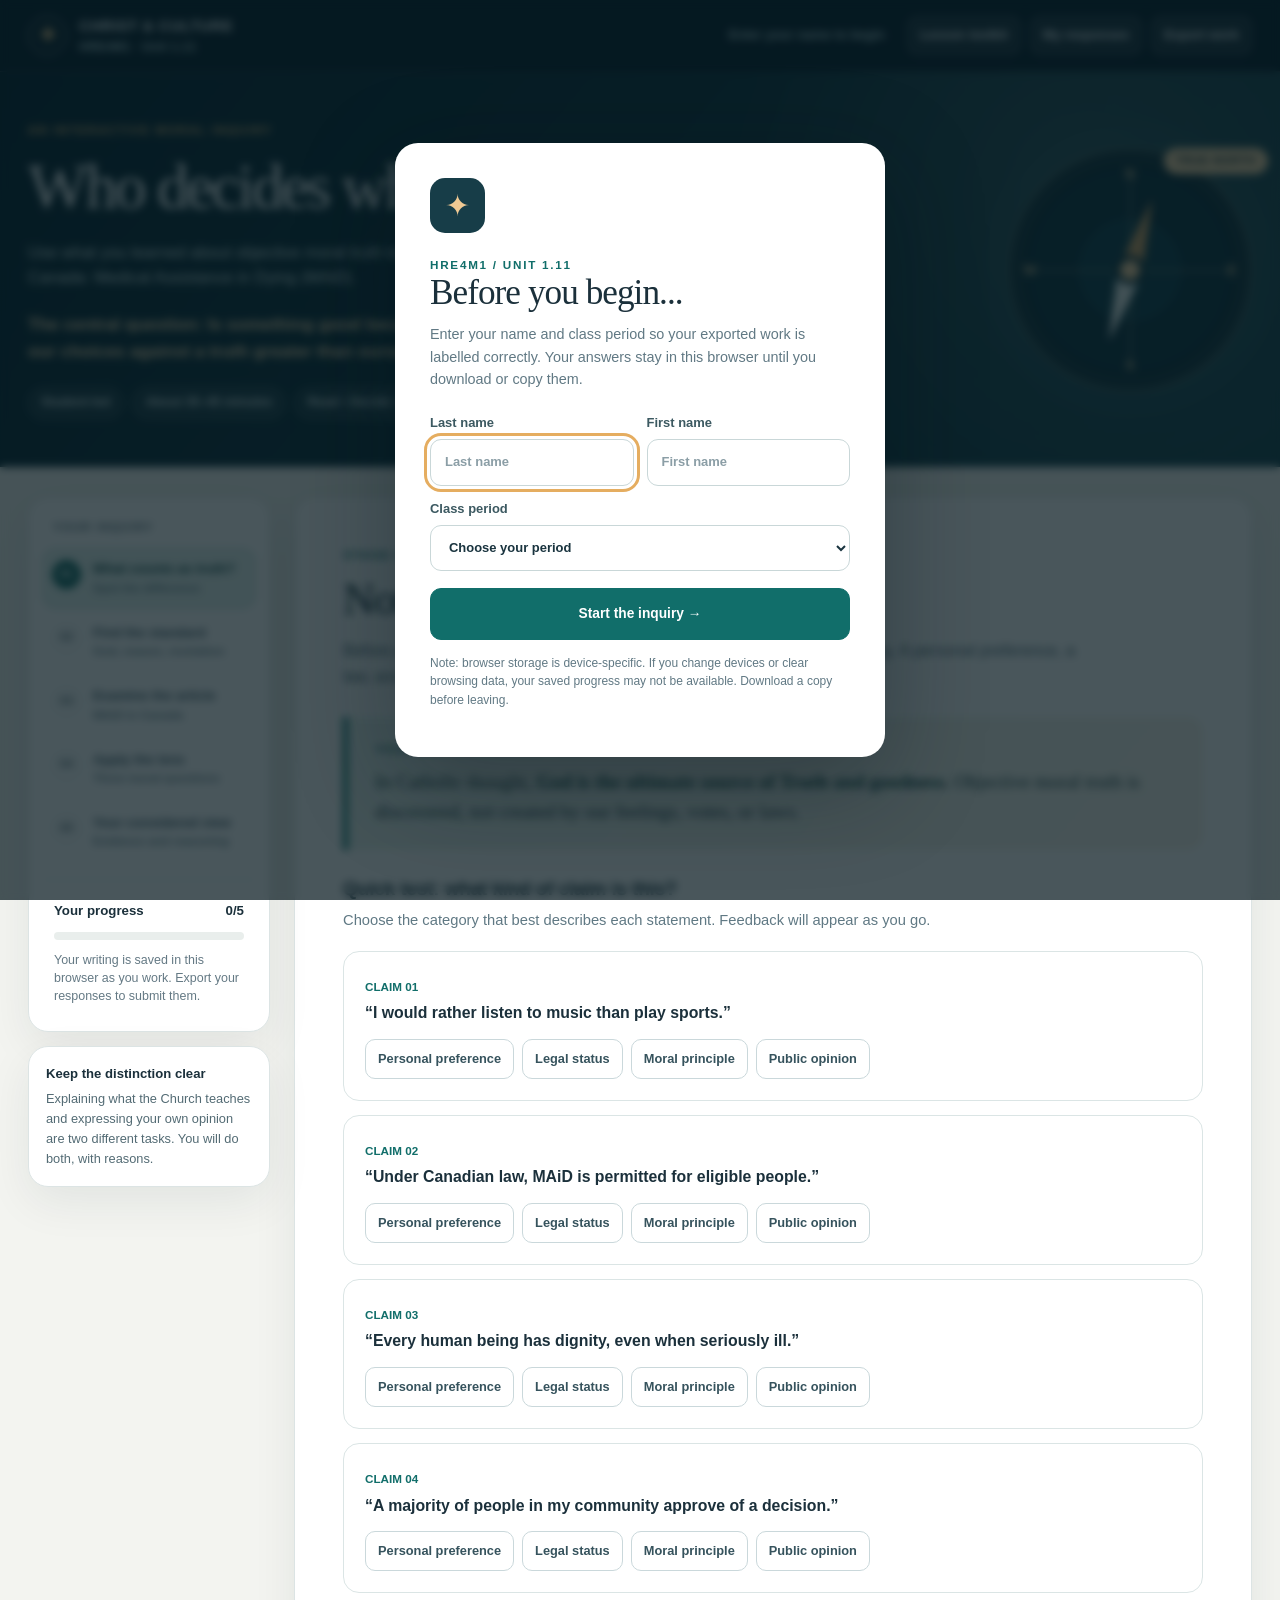
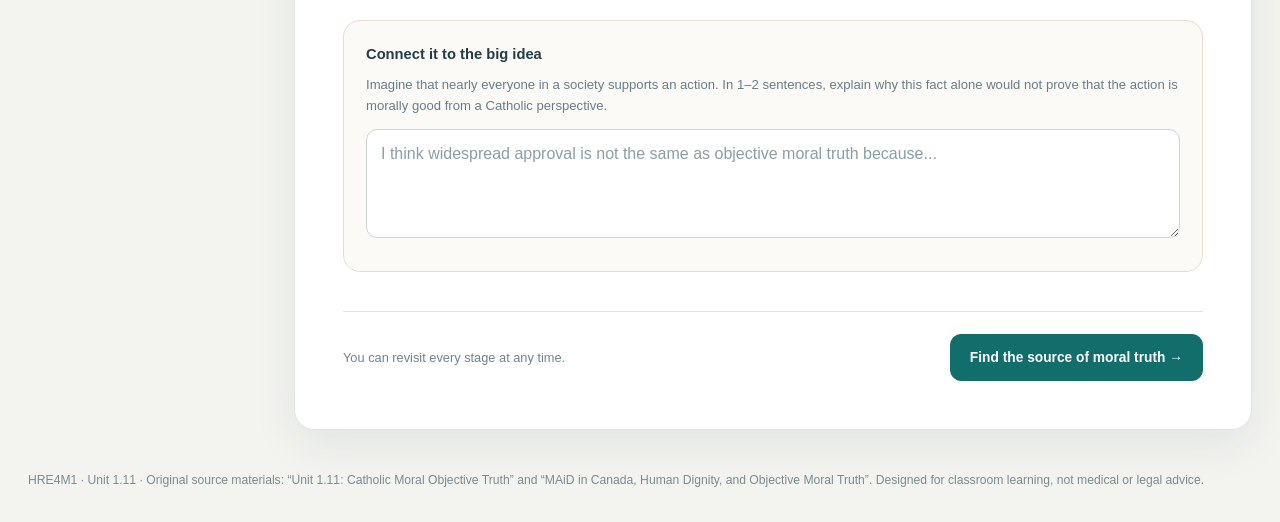
<file: unit-1/objective-moral-truth/index.html>
<!DOCTYPE html>
<html lang="en-CA">
<head>
  <meta charset="UTF-8">
  <meta name="viewport" content="width=device-width, initial-scale=1">
  <meta name="theme-color" content="#0d2430">
  <meta name="description" content="HRE4M1 Unit 1.11: Student-led inquiry into objective moral truth using a Canadian MAiD case study.">
  <title>Who Decides What Is Good? | HRE4M1 Unit 1.11</title>
  <style>
    :root{
      --deep:#0d2430;--deep-2:#153847;--teal:#116e6a;--teal-2:#e5f3ef;
      --ink:#1b303b;--muted:#647984;--paper:#f8f5ef;--paper-2:#f0ede7;
      --white:#fff;--gold:#c59452;--gold-soft:#f8efe0;--line:#dce4e4;
      --good:#166b51;--good-bg:#e5f5ed;--warn:#895a26;--warn-bg:#fff2df;
      --bad:#a04a43;--bad-bg:#ffefed;--shadow:0 15px 45px rgba(13,36,48,.075);
      --radius:20px;--content:1280px;
    }
    *{box-sizing:border-box}
    html{scroll-behavior:smooth}
    body{margin:0;background:#f3f4f0;color:var(--ink);font-family:Inter,"Segoe UI",Arial,sans-serif;font-size:16px;line-height:1.57}
    h1,h2,h3,h4,p{margin-top:0}
    h1,h2,h3{line-height:1.18;letter-spacing:-.027em}
    a{color:var(--teal)}
    button,select,input,textarea{font:inherit}
    button{cursor:pointer}
    button:focus-visible,select:focus-visible,input:focus-visible,textarea:focus-visible,[tabindex]:focus-visible{outline:3px solid #e5ad60;outline-offset:3px}
    [hidden]{display:none!important}
    .eyebrow{text-transform:uppercase;letter-spacing:.15em;font-size:.73rem;font-weight:850;color:var(--teal)}
    .eyebrow.light{color:#e9bc79}
    .topbar{background:var(--deep);color:#f4f7f7;border-bottom:1px solid rgba(255,255,255,.13)}
    .topbar-inner{max-width:var(--content);margin:auto;padding:14px 28px;display:flex;align-items:center;justify-content:space-between;gap:18px}
    .brand{display:flex;gap:12px;align-items:center;font-weight:800;font-size:.96rem;letter-spacing:.02em}
    .brand-mark{width:39px;height:39px;border:1.5px solid rgba(255,255,255,.6);border-radius:50%;display:grid;place-items:center;position:relative;color:#f5cb8b;font-family:Georgia,serif;font-size:23px;line-height:1}
    .brand-mark:after{content:"";position:absolute;inset:7px;border:1px solid rgba(255,255,255,.25);border-radius:50%}
    .course-label{font-size:.75rem;font-weight:600;color:#b6d0d2;display:block;letter-spacing:.04em}
    .top-actions{display:flex;align-items:center;gap:9px;flex-wrap:wrap;justify-content:flex-end}
    .top-actions button,.top-actions .save-pill{background:rgba(255,255,255,.09);color:#f5f9f9;border:1px solid rgba(255,255,255,.18);padding:8px 12px;border-radius:11px;font-weight:700;font-size:.81rem}
    .top-actions button:hover{background:rgba(255,255,255,.18)}
    .top-actions .save-pill{background:transparent;border-color:transparent;color:#b6d0d2;white-space:nowrap}
    .hero{background:radial-gradient(circle at 84% 27%,rgba(176,208,193,.15),transparent 31%),linear-gradient(130deg,#0c2935,#1e4b55);color:white;overflow:hidden}
    .hero-inner{max-width:var(--content);margin:auto;padding:49px 28px 48px;display:flex;align-items:center;gap:40px;justify-content:space-between;position:relative}
    .hero-copy{position:relative;z-index:1;max-width:800px}
    .hero h1{font-family:Georgia,"Times New Roman",serif;font-weight:500;font-size:clamp(2.3rem,5vw,4.15rem);letter-spacing:-.045em;margin:10px 0 15px}
    .hero p{font-size:1.02rem;max-width:690px;color:#d9e9e7;margin:0 0 20px}
    .hero .hook{color:#f6d8ac;font-size:1.08rem;font-weight:650;margin-bottom:0}
    .hero-chips{display:flex;flex-wrap:wrap;gap:9px;margin-top:22px}
    .hero-chips span{border:1px solid rgba(255,255,255,.24);background:rgba(255,255,255,.07);border-radius:999px;padding:5px 12px;color:#dfeceb;font-size:.79rem;font-weight:680}
    .dial{flex:0 0 244px;height:244px;border:2px solid rgba(224,210,176,.35);border-radius:50%;display:grid;place-items:center;position:relative;background:radial-gradient(circle,#184653 0 30%,#143946 31% 59%,#12343f 60%);box-shadow:inset 0 0 0 15px rgba(240,225,193,.035),0 0 0 26px rgba(255,255,255,.017)}
    .dial:before,.dial:after{content:"";position:absolute;background:rgba(240,221,184,.55)}
    .dial:before{height:1px;width:83%;top:50%;left:8.5%}.dial:after{height:83%;width:1px;left:50%;top:8.5%}
    .dial .needle{height:148px;width:27px;position:absolute;z-index:2;clip-path:polygon(50% 0,96% 52%,50% 100%,4% 52%);background:linear-gradient(#d0a46a 0 49.5%,#e6eeeb 50%);filter:drop-shadow(0 5px 10px #061c24);transform:rotate(17deg)}
    .dial .centre{width:20px;height:20px;border-radius:50%;background:#f2d1a0;position:absolute;z-index:3;box-shadow:0 0 0 5px #163945}
    .dial .point{position:absolute;font-family:Georgia,serif;color:#e6c897;font-weight:bold;font-size:.9rem;z-index:3}
    .dial .n{top:13px}.dial .s{bottom:13px}.dial .e{right:13px}.dial .w{left:13px}
    .dial .god-label{position:absolute;top:-2px;right:-18px;background:#f1d3a6;color:#16313a;border-radius:30px;padding:4px 12px;font-size:.7rem;font-weight:800;letter-spacing:.06em}
    .app-shell{max-width:var(--content);margin:0 auto;padding:30px 28px 75px;display:grid;grid-template-columns:242px minmax(0,1fr);gap:24px;align-items:start}
    .sidebar{position:sticky;top:18px}
    .sidebar-card,.sheet,.lower-tip{border:1px solid var(--line);box-shadow:var(--shadow);background:white;border-radius:var(--radius)}
    .sidebar-card{padding:20px 13px}
    .sidebar .side-title{padding:0 11px;color:var(--muted);font-size:.72rem;font-weight:900;letter-spacing:.12em;text-transform:uppercase;margin-bottom:12px}
    .step-link{width:100%;display:flex;gap:12px;align-items:flex-start;text-align:left;background:none;border:1px solid transparent;border-radius:13px;color:#48606c;padding:11px 9px;margin:3px 0}
    .step-link:hover{background:#f1f7f5}
    .step-link.active{border-color:#bedad5;background:var(--teal-2);color:#174d4b}
    .step-num{flex:none;display:grid;place-items:center;border:1px solid #cedbdb;width:29px;height:29px;border-radius:50%;font-size:.77rem;font-weight:850;background:white;color:#6f8288}
    .step-link.active .step-num{background:#176e69;border-color:#176e69;color:white}
    .step-link.done .step-num{background:var(--good-bg);border-color:#a9d9c6;color:var(--good)}
    .step-title{display:block;font-size:.84rem;line-height:1.3;font-weight:850}
    .step-sub{display:block;font-size:.74rem;color:#748b93;font-weight:550;margin-top:3px;line-height:1.35}
    .progress-area{padding:21px 12px 5px;margin-top:17px;border-top:1px solid var(--line)}
    .progress-row{display:flex;justify-content:space-between;align-items:center;margin-bottom:10px;font-size:.83rem;font-weight:800}
    .track{height:8px;background:#e9eeec;overflow:hidden;border-radius:20px}
    .track-fill{height:100%;width:0;background:linear-gradient(90deg,#15716e,#b48a4b);transition:width .4s ease}
    .small-note{color:var(--muted);font-size:.78rem;margin:11px 0 0;line-height:1.45}
    .lower-tip{margin-top:14px;padding:17px;font-size:.8rem;color:#536b74}
    .lower-tip strong{display:block;font-size:.82rem;color:var(--ink);margin-bottom:5px}
    .sheet{overflow:hidden;min-height:600px}
    .step-panel{padding:clamp(23px,4vw,48px)}
    .panel-heading{margin-bottom:28px}
    .panel-heading .eyebrow{margin-bottom:9px}
    .panel-heading h2{font-family:Georgia,"Times New Roman",serif;font-size:clamp(2rem,3.5vw,2.85rem);font-weight:500;color:#13313d;margin-bottom:12px}
    .panel-heading p{font-size:1.01rem;color:#526c78;max-width:760px;margin:0}
    .lead-statement{background:linear-gradient(130deg,#e9f5f1,#f8f4eb);padding:24px 27px;border-left:5px solid #168178;border-radius:0 15px 15px 0;margin:0 0 28px}
    .lead-statement b{color:#124b49}
    .lead-statement .label{font-size:.69rem;letter-spacing:.1em;font-weight:900;color:#2b7672;text-transform:uppercase;margin-bottom:9px}
    .lead-statement p{margin:0;font-family:Georgia,serif;font-size:1.22rem;line-height:1.5;color:#23454a}
    .section-label{font-weight:850;letter-spacing:-.013em;font-size:1.2rem;margin:28px 0 8px;color:#17323e}
    .context{color:#607984;margin-bottom:19px;font-size:.92rem;max-width:740px}
    .quiz-list{display:grid;gap:14px}
    .quiz-card{border:1px solid #dbe5e5;border-radius:16px;padding:21px;background:#fff}
    .quiz-card h4{margin:0 0 14px;font-size:.99rem;letter-spacing:0;line-height:1.5}
    .question-count{display:inline-block;color:var(--teal);font-size:.73rem;font-weight:850;margin-bottom:5px}
    .choices{display:flex;flex-wrap:wrap;gap:8px}
    .choice{padding:9px 12px;border:1px solid #cad8db;border-radius:10px;color:#36535d;background:white;font-size:.8rem;font-weight:750;transition:background .15s,border-color .15s}
    .choice:hover{border-color:#19746f;background:#f0faf5}
    .choice.selected{background:#175e5a;color:white;border-color:#175e5a}
    .feedback{margin-top:13px;border-radius:11px;padding:11px 13px;font-size:.86rem;display:none;line-height:1.5}
    .feedback.show{display:block}
    .feedback.good{background:var(--good-bg);color:#175340}
    .feedback.try{background:var(--warn-bg);color:#68491e}
    .reflection-box{margin:27px 0 0;padding:22px;border:1px solid #e6ddcf;border-radius:17px;background:#fcfaf6}
    .response-label{font-size:.92rem;font-weight:850;display:block;color:#203d48;margin-bottom:9px}
    .response-help{font-size:.82rem;color:#667e88;margin:5px 0 12px}
    textarea,input[type=text],select{width:100%;border:1px solid #c9d7d8;border-radius:11px;padding:12px 14px;color:#1a343f;background:white}
    textarea{min-height:109px;resize:vertical;line-height:1.5}
    textarea::placeholder,input::placeholder{color:#8b9ea6}
    .text-counter{font-size:.74rem;color:#7e9199;text-align:right;padding-top:4px}
    .section-footer{display:flex;align-items:center;justify-content:space-between;gap:15px;border-top:1px solid var(--line);margin-top:39px;padding-top:22px}
    .primary,.secondary{border-radius:11px;padding:12px 19px;font-size:.86rem;font-weight:850;border:1px solid transparent;display:inline-flex;align-items:center;justify-content:center;gap:7px}
    .primary{background:var(--teal);border-color:var(--teal);color:white}
    .primary:hover{background:#09524e}
    .secondary{background:white;color:#27515b;border-color:#c7d7d8}
    .secondary:hover{background:#f3f8f7}
    .section-footer .footnote{font-size:.8rem;color:#6e858e;flex:1}
    .source-map{padding:24px 16px;border:1px solid #d6e3e2;border-radius:18px;background:linear-gradient(160deg,#f3faf7,#f9f7f2);margin:18px 0 25px}
    .source-map-row{display:grid;grid-template-columns:repeat(4,minmax(0,1fr));align-items:center;gap:10px}
    .map-cell{position:relative;min-height:148px;border:1px solid #cfdfdc;background:white;border-radius:15px;padding:17px 13px;text-align:center}
    .map-symbol{display:grid;place-items:center;width:35px;height:35px;margin:0 auto 10px;background:#e6f1ed;border-radius:50%;font-weight:900;font-size:1rem;color:#177268}
    .map-cell strong{display:block;color:#17414b;font-size:.89rem;margin-bottom:5px;line-height:1.2}
    .map-cell small{display:block;color:#667f86;font-size:.73rem;line-height:1.4}
    .map-cell:not(:last-child):after{content:"›";position:absolute;right:-14px;top:39%;font-weight:900;color:#b38c55;font-size:25px;z-index:2}
    .map-cell:first-child{background:#163b46;color:white;border-color:#163b46}
    .map-cell:first-child strong,.map-cell:first-child small{color:white}
    .map-cell:first-child small{color:#cfdfde}
    .map-cell:first-child .map-symbol{background:rgba(255,255,255,.14);color:#e4bc7c}
    .mini-grid{display:grid;grid-template-columns:1fr 1fr;gap:12px;margin-top:14px}
    .anchor-card{border:1px solid #dfe7e5;border-radius:15px;padding:19px;background:white}
    .anchor-card strong{color:#1c464e}.anchor-card p{font-size:.84rem;margin:5px 0;color:#66808a}
    .anchor-card .ref{display:block;font-size:.74rem;color:var(--teal);font-weight:780;margin-top:9px}
    .sources-quiz{display:grid;gap:13px;margin:20px 0}
    .source-item{padding:18px;border:1px solid #dce6e5;border-radius:14px;display:grid;grid-template-columns:minmax(0,1fr) 220px;gap:17px;align-items:center;background:white}
    .source-item b{font-size:.91rem;line-height:1.45;display:block}
    .source-item small{display:block;color:#769099;font-size:.73rem;margin-top:3px}
    .source-item .feedback{grid-column:1/-1;margin:0}
    .guide-chips{display:flex;gap:7px;flex-wrap:wrap;margin:16px 0}
    .guide-chips span{background:#eef6f3;color:#2b645f;font-weight:760;font-size:.74rem;padding:6px 11px;border-radius:50px}
    .reader-stage{border:1px solid #d8e2df;border-radius:18px;overflow:hidden;margin-top:17px}
    .reader-header{padding:23px 24px;background:#143945;color:#f5f6f1}
    .reader-header p{color:#bfd5d3;font-size:.84rem;margin-bottom:0}
    .reader-header h3{font-family:Georgia,serif;font-size:1.55rem;font-weight:500;margin:5px 0 9px}
    .reader-note{border:1px solid #eee0ce;background:#fcf7ef;color:#705739;border-radius:12px;padding:13px 15px;font-size:.85rem;margin:0 0 20px}
    .article-tabs{background:#f2f7f4;padding:12px 13px;display:flex;overflow-x:auto;gap:7px;border-bottom:1px solid #d8e2df;scrollbar-width:thin}
    .article-tab{border:1px solid transparent;border-radius:9px;background:transparent;padding:9px 13px;font-size:.79rem;font-weight:800;white-space:nowrap;color:#59767d}
    .article-tab[aria-selected=true]{background:white;color:var(--teal);border-color:#c8dcda;box-shadow:0 2px 9px rgba(20,52,60,.06)}
    .article-body{padding:25px 30px 20px;min-height:330px}
    .article-body h3{font-family:Georgia,serif;font-size:1.52rem;font-weight:500;color:#21414a;margin-bottom:15px}
    .article-body p{font-size:.96rem;line-height:1.77;color:#334d59;margin-bottom:13px}
    .article-body .source-foot{margin-top:20px;font-size:.75rem;color:#71858c}
    .article-foot{padding:13px 20px;border-top:1px solid #e3ecea;background:#fafcfb;display:flex;align-items:center;justify-content:space-between;gap:10px;font-size:.79rem;color:#647d84}
    .evidence-grid{display:grid;grid-template-columns:repeat(2,minmax(0,1fr));gap:13px;margin:18px 0}
    .evidence-card{position:relative;background:#fff;border:1px solid #dbe5e4;border-radius:14px;padding:17px;display:flex;flex-direction:column;align-items:stretch;min-height:178px}
    .evidence-card.is-pinned{border-color:#4caaa0;background:#f3fbf8}
    .evidence-card .source{display:block;color:#268076;font-size:.72rem;font-weight:850;letter-spacing:.02em;margin-bottom:9px}
    .evidence-card blockquote{border:0;margin:0 0 13px;font-size:.88rem;line-height:1.55;color:#284551;flex:1}
    .evidence-card .evidence-action{align-self:flex-start;border:1px solid #c9ddda;background:#f6faf8;color:#166b64;border-radius:9px;padding:6px 10px;font-size:.77rem;font-weight:850}
    .evidence-card.is-pinned .evidence-action{background:#176d66;color:white}
    .picked-panel{background:#f0f7f5;border-radius:14px;border:1px dashed #91c4b8;padding:17px 19px;margin-top:20px}
    .picked-panel strong{display:block;color:#1b5454;font-size:.92rem;margin-bottom:8px}
    .picked-panel .evidence-count{font-weight:650;color:#6b8387;font-size:.75rem;margin-left:5px}
    .picked-chips{display:flex;flex-wrap:wrap;gap:8px}
    .picked-chip{background:white;border:1px solid #cadeda;color:#2d6d65;padding:6px 10px;border-radius:8px;font-weight:780;font-size:.75rem}
    .case{border:1px solid #d9e4e4;border-radius:19px;overflow:hidden;margin-bottom:20px}
    .case-head{background:linear-gradient(120deg,#eef7f3,#f8f6ee);padding:22px 24px;border-bottom:1px solid #dfebe6}
    .case-head .eyebrow{font-size:.67rem}
    .case-head h3{font-size:1.36rem;margin:8px 0}
    .case-head .claim{font-family:Georgia,serif;font-size:1.12rem;color:#264954;font-style:italic;margin-bottom:0}
    .case-body{padding:23px}
    .case-body .response-label{margin-top:17px}
    .case-chooser{display:flex;gap:8px;flex-wrap:wrap;margin-top:10px}
    .case-chooser .choice{flex:1;min-width:140px;line-height:1.35;white-space:normal}
    .case-hint{margin-top:9px;font-size:.8rem;color:#6e8487}
    .two-boxes{display:grid;grid-template-columns:1fr 1fr;gap:15px}
    .position-options{display:flex;flex-wrap:wrap;gap:8px;margin-top:10px}
    .position-options button{border-radius:11px;background:white;border:1px solid #bdcfce;font-weight:800;color:#47646a;padding:12px 14px;font-size:.85rem}
    .position-options button.selected{color:white;background:#135e5b;border-color:#135e5b}
    .final-block{padding:21px;border:1px solid #dfe7e3;border-radius:16px;margin:17px 0;background:white}
    .final-block .block-step{color:var(--teal);font-size:.73rem;font-weight:850;letter-spacing:.08em;text-transform:uppercase;display:block;margin-bottom:5px}
    .final-block h3{font-size:1.15rem;margin-bottom:7px}
    .final-block p{font-size:.84rem;color:#647b84}
    .final-block label.response-label{margin-top:12px}
    .reference-selects{display:grid;grid-template-columns:1fr 1fr;gap:16px;margin:17px 0}
    .reference-selects label{font-weight:800;font-size:.84rem;color:#30505a;display:block;margin-bottom:6px}
    .reference-selects select{font-size:.82rem;height:48px}
    .chosen-example{padding:13px;border-radius:11px;background:#f0f6f4;color:#375e64;font-size:.8rem;margin-top:12px;display:none}
    .checklist{background:#f4f9f7;border:1px solid #dbeae5;border-radius:17px;padding:20px 22px;margin:27px 0 0}
    .checklist h3{font-size:1.1rem;margin-bottom:4px}
    .checklist p{color:#648087;font-size:.82rem;margin-bottom:10px}
    .checklist label{display:flex;align-items:flex-start;gap:9px;padding:8px 0;font-size:.87rem;color:#36545a;cursor:pointer}
    .checklist input{width:17px;height:17px;accent-color:#168078;flex:none;margin-top:3px}
    .finish-box{background:linear-gradient(135deg,#103743,#235f5f);color:white;border-radius:19px;padding:24px;margin-top:26px}
    .finish-box h3{font-family:Georgia,serif;font-weight:500;font-size:1.6rem;margin-bottom:7px}
    .finish-box p{font-size:.86rem;color:#d1e6e0;margin-bottom:16px}
    .finish-box .primary{background:#e5bd81;color:#16373e;border-color:#e5bd81}
    .finish-box .primary:hover{background:#f6cea1}
    .finish-box .secondary{border-color:rgba(255,255,255,.4);color:white;background:transparent}
    .finish-buttons{display:flex;gap:10px;flex-wrap:wrap}
    .final-status{margin-top:15px;font-size:.8rem;color:#f3dab7}
    .modal{border:0;border-radius:23px;padding:0;box-shadow:0 28px 100px rgba(5,20,25,.32);background:white;max-height:90vh;color:var(--ink)}
    .modal::backdrop{background:rgba(4,21,29,.72);backdrop-filter:blur(4px)}
    #loginDialog{width:min(94vw,490px)}
    .modal-content{padding:35px}
    .login-logo{width:55px;height:55px;border-radius:15px;background:#173d48;color:#efc993;display:grid;place-items:center;font-family:Georgia,serif;font-size:30px;margin-bottom:23px}
    .modal-content h2{font-family:Georgia,serif;font-size:2.2rem;font-weight:500;line-height:1.1;margin-bottom:10px}
    .modal-content p{color:#617984;font-size:.9rem}
    .login-fields{display:grid;grid-template-columns:1fr 1fr;gap:13px;margin-top:22px}
    .login-fields label{display:block;font-size:.81rem;color:#3c5961;font-weight:800}
    .login-fields input,.login-fields select{display:block;margin-top:6px;min-height:46px}
    .login-fields .period-field{grid-column:1/-1}
    .modal .primary{width:100%;margin-top:17px;padding:14px}
    .modal .error{color:#9e3732;font-size:.78rem;margin-top:8px;display:none}
    .intro-privacy{margin-top:14px;color:#74878d;font-size:.75rem!important}
    #referenceDialog{width:min(95vw,785px)}
    #reviewDialog{width:min(95vw,785px)}
    .modal-scroll{overflow:auto;max-height:85vh}
    .modal-header{display:flex;align-items:flex-start;gap:14px;justify-content:space-between;border-bottom:1px solid #e4ecea;padding-bottom:18px;margin-bottom:20px}
    .modal-header h2{font-family:Georgia,serif;font-size:1.9rem;font-weight:500;margin:0}
    .close-modal{border-radius:50%;border:1px solid #d2dedd;background:#f6f8f6;color:#48636c;width:36px;height:36px;font-size:1.25rem;line-height:1;flex:none}
    .reference-list{display:grid;gap:12px}
    .reference-entry{padding:17px 19px;background:#f6f9f7;border:1px solid #e0ebe6;border-radius:13px}
    .reference-entry h3{font-size:1rem;margin:0 0 6px}
    .reference-entry p{margin:0;font-size:.87rem;color:#4e6974}
    .review-pair{display:grid;grid-template-columns:190px minmax(0,1fr);border-bottom:1px solid #e8eeed;padding:13px 0;gap:17px;font-size:.86rem}
    .review-pair b{color:#29565c}.review-pair span{white-space:pre-wrap;overflow-wrap:anywhere;color:#4e6571}
    .modal-actions{display:flex;gap:10px;flex-wrap:wrap;padding-top:17px}
    .modal-actions button{flex:1;min-width:165px}
    .toast{position:fixed;bottom:23px;right:22px;padding:12px 19px;background:#133943;border:1px solid #47666a;color:white;border-radius:12px;font-size:.85rem;z-index:120;box-shadow:0 15px 40px rgba(0,0,0,.2);display:none;max-width:360px}
    .toast.show{display:block}
    .footer{max-width:var(--content);margin:-34px auto 0;padding:0 28px 32px;font-size:.76rem;color:#7a8c91}
    .print-only{display:none}
    @media(max-width:990px){.dial{flex-basis:190px;height:190px}.dial .needle{height:115px}.app-shell{grid-template-columns:210px minmax(0,1fr);gap:16px;padding:22px 17px 65px}.topbar-inner,.hero-inner{padding-left:17px;padding-right:17px}.step-panel{padding:25px}.source-map-row{grid-template-columns:1fr 1fr}.map-cell:not(:last-child):after{display:none}.hero h1{font-size:2.75rem}.evidence-grid{grid-template-columns:1fr}}
    @media(max-width:720px){.hero-inner{padding:34px 20px}.dial{display:none}.topbar-inner{padding:12px 16px;align-items:flex-start}.brand{font-size:.84rem}.top-actions{gap:5px}.top-actions .save-pill{display:none}.top-actions button{font-size:.72rem;padding:8px}.hero h1{font-size:2.65rem}.app-shell{display:block;padding:16px 12px 52px}.sidebar{position:static;margin-bottom:14px}.sidebar-card{padding:12px}.sidebar .side-title{margin:2px 0 9px}.sidebar .journey{display:flex;overflow-x:auto;gap:5px}.step-link{min-width:132px;align-items:center;margin:0;padding:9px}.step-sub{display:none}.progress-area{margin-top:9px;padding:13px 6px 0}.lower-tip{display:none}.step-panel{padding:21px 19px}.sheet{min-height:500px}.panel-heading h2{font-size:2rem}.source-map-row,.mini-grid,.two-boxes,.reference-selects{grid-template-columns:1fr}.source-item{grid-template-columns:1fr}.source-map-row{grid-template-columns:1fr 1fr}.source-item .feedback{grid-column:1}.article-body{padding:21px}.case-head,.case-body{padding:18px}.section-footer{flex-wrap:wrap}.section-footer .footnote{width:100%;flex:auto;order:3}.login-fields{grid-template-columns:1fr}.login-fields .period-field{grid-column:1}.modal-content{padding:23px}.review-pair{grid-template-columns:1fr;gap:3px}}
    @media(max-width:420px){.source-map-row{grid-template-columns:1fr}.map-cell{min-height:auto}.hero h1{font-size:2.33rem}.brand-mark{width:32px;height:32px}.top-actions button:last-of-type{display:none}.choice{flex:1}.evidence-grid{grid-template-columns:1fr}}
    @media(prefers-reduced-motion:reduce){*{transition:none!important;scroll-behavior:auto!important}}
    @media print{
      @page{size:letter;margin:17mm}
      body{background:white;color:black;font:11pt Georgia,"Times New Roman",serif}
      .topbar,.hero,.app-shell,.footer,.modal,.toast{display:none!important}
      .print-only{display:block!important}
      .print-only h1{font-size:20pt;margin-bottom:8px}
      .print-only h2{font-size:14pt;border-bottom:1px solid #aaa;margin-top:23px;padding-bottom:5px}
      .print-only h3{font-size:11pt;margin-bottom:4px}
      .print-only p{white-space:pre-wrap;line-height:1.5;margin-bottom:12px}
      .print-only .print-meta{font-size:10pt;color:#444;margin-bottom:19px}
    }
  </style>
</head>
<body>
  <div class="topbar">
    <div class="topbar-inner">
      <div class="brand"><div class="brand-mark" aria-hidden="true">✦</div><div>CHRIST &amp; CULTURE <span class="course-label">HRE4M1 · Unit 1.11</span></div></div>
      <div class="top-actions">
        <span id="saveStatus" class="save-pill" role="status" aria-live="polite">Ready to begin</span>
        <button type="button" id="referenceBtn">Lesson toolkit</button>
        <button type="button" id="reviewBtn">My responses</button>
        <button type="button" id="exportBtn">Export work</button>
      </div>
    </div>
  </div>

  <header class="hero">
    <div class="hero-inner">
      <div class="hero-copy">
        <div class="eyebrow light">An interactive moral inquiry</div>
        <h1>Who decides what is good?</h1>
        <p>Use what you learned about objective moral truth to investigate a difficult real-world question in Canada: Medical Assistance in Dying (MAiD).</p>
        <p class="hook">The central question: Is something good because we choose it, or do we measure our choices against a truth greater than ourselves?</p>
        <div class="hero-chips"><span>Student-led</span><span>About 35–45 minutes</span><span>Read • Decide • Explain</span><span>Five stages</span></div>
      </div>
      <div class="dial" aria-hidden="true"><span class="point n">N</span><span class="point s">S</span><span class="point e">E</span><span class="point w">W</span><div class="needle"></div><div class="centre"></div><div class="god-label">TRUE NORTH</div></div>
    </div>
  </header>

  <div class="app-shell">
    <aside class="sidebar" aria-label="Activity navigation">
      <div class="sidebar-card">
        <div class="side-title">Your inquiry</div>
        <nav class="journey" id="journey">
          <button type="button" data-jump="0" class="step-link active"><span class="step-num" id="stepNum0">01</span><span><span class="step-title">What counts as truth?</span><span class="step-sub">Spot the difference</span></span></button>
          <button type="button" data-jump="1" class="step-link"><span class="step-num" id="stepNum1">02</span><span><span class="step-title">Find the standard</span><span class="step-sub">God, reason, revelation</span></span></button>
          <button type="button" data-jump="2" class="step-link"><span class="step-num" id="stepNum2">03</span><span><span class="step-title">Examine the article</span><span class="step-sub">MAiD in Canada</span></span></button>
          <button type="button" data-jump="3" class="step-link"><span class="step-num" id="stepNum3">04</span><span><span class="step-title">Apply the lens</span><span class="step-sub">Three moral questions</span></span></button>
          <button type="button" data-jump="4" class="step-link"><span class="step-num" id="stepNum4">05</span><span><span class="step-title">Your considered view</span><span class="step-sub">Evidence and reasoning</span></span></button>
        </nav>
        <div class="progress-area">
          <div class="progress-row"><span>Your progress</span><span id="progressNum">0/5</span></div>
          <div class="track" role="progressbar" aria-label="Stages completed" aria-valuemin="0" aria-valuemax="5" aria-valuenow="0" id="progressTrack"><div class="track-fill" id="progressFill"></div></div>
          <p class="small-note">Your writing is saved in this browser as you work. Export your responses to submit them.</p>
        </div>
      </div>
      <div class="lower-tip"><strong>Keep the distinction clear</strong>Explaining what the Church teaches and expressing your own opinion are two different tasks. You will do both, with reasons.</div>
    </aside>

    <main class="sheet" id="mainContent">
      <section class="step-panel" id="step0" data-step-panel="0" aria-labelledby="heading0">
        <div class="panel-heading"><div class="eyebrow">Stage 01 / The starting point</div><h2 id="heading0">Not every claim is the same.</h2><p>Before judging a moral issue, identify what kind of statement you are hearing. A personal preference, a law, and a claim about what is truly good are not interchangeable.</p></div>
        <div class="lead-statement"><div class="label">Your Unit 1.11 starting point</div><p>In Catholic thought, <b>God is the ultimate source of Truth and goodness.</b> Objective moral truth is discovered, not created by our feelings, votes, or laws.</p></div>
        <h3 class="section-label">Quick test: what kind of claim is this?</h3><p class="context">Choose the category that best describes each statement. Feedback will appear as you go.</p>
        <div class="quiz-list" id="warmupQuiz"></div>
        <div class="reflection-box"><label class="response-label" for="warmupReason">Connect it to the big idea</label><p class="response-help">Imagine that nearly everyone in a society supports an action. In 1–2 sentences, explain why this fact alone would not prove that the action is morally good from a Catholic perspective.</p><textarea id="warmupReason" data-field="warmupReason" placeholder="I think widespread approval is not the same as objective moral truth because..."></textarea><div class="text-counter" data-count-for="warmupReason"></div></div>
        <div class="section-footer"><span class="footnote">You can revisit every stage at any time.</span><button class="primary" data-next="1" type="button">Find the source of moral truth →</button></div>
      </section>

      <section class="step-panel" id="step1" data-step-panel="1" aria-labelledby="heading1" hidden>
        <div class="panel-heading"><div class="eyebrow">Stage 02 / The Catholic framework</div><h2 id="heading1">A standard beyond opinion.</h2><p>Lesson 1.11 describes where moral truth comes from, how we can know it, and why our conscience needs formation.</p></div>
        <div class="source-map" role="img" aria-label="In Catholic thought, God is the ultimate source of moral truth. People discover that truth through reason and revelation, then form conscience to apply it.">
          <div class="source-map-row">
            <div class="map-cell"><span class="map-symbol">✦</span><strong>God</strong><small>Ultimate Truth and goodness</small></div>
            <div class="map-cell"><span class="map-symbol">◎</span><strong>Objective moral truth</strong><small>A measure of good and evil</small></div>
            <div class="map-cell"><span class="map-symbol">↗</span><strong>Reason + revelation</strong><small>Ways to discover truth</small></div>
            <div class="map-cell"><span class="map-symbol">✓</span><strong>Formed conscience</strong><small>Making moral judgments</small></div>
          </div>
        </div>
        <p class="context">The Church does not teach that we simply choose the rules. We seek to understand the moral order God established.</p>
        <h3 class="section-label">Match the guide to its role.</h3><p class="context">Choose the Unit 1.11 concept that best fits each description.</p>
        <div id="sourceQuiz" class="sources-quiz"></div>
        <div class="mini-grid">
          <div class="anchor-card"><strong>Scripture anchor</strong><p>Every person is made in God’s image. Human worth is given, not earned.</p><span class="ref">Genesis 1:27 · Unit 1.11</span></div>
          <div class="anchor-card"><strong>Catechism anchor</strong><p>Natural law is accessible to human reason and directs us toward good.</p><span class="ref">CCC 1955–1956 · Unit 1.11</span></div>
        </div>
        <div class="reflection-box"><label class="response-label" for="sourceReason">In your own words: where does the standard come from?</label><p class="response-help">Complete this thought in 2–3 sentences: “My conscience does not make something good merely because I feel it is right. Instead, according to Catholic teaching...” Use at least one idea from the diagram.</p><textarea id="sourceReason" data-field="sourceReason" placeholder="According to Catholic teaching, God is the source of moral truth, and... "></textarea><div class="text-counter" data-count-for="sourceReason"></div></div>
        <div class="section-footer"><button type="button" class="secondary" data-next="0">← Back</button><span class="footnote">Next you will test this framework against the MAiD article.</span><button type="button" class="primary" data-next="2">Open the case file →</button></div>
      </section>

      <section class="step-panel" id="step2" data-step-panel="2" aria-labelledby="heading2" hidden>
        <div class="panel-heading"><div class="eyebrow">Stage 03 / The case file</div><h2 id="heading2">MAiD in Canada.</h2><p>Read the article as a real-world application of Unit 1.11. Your job is to identify the claims being made, find relevant evidence, and ask what standard is being used to judge right and wrong.</p></div>
        <div class="reader-note"><strong>A respectful inquiry.</strong> MAiD and end-of-life suffering are sensitive subjects. You are analyzing arguments and Catholic teaching, not sharing personal or family experiences. Support your position without insulting people who disagree.</div>
        <div class="reader-stage">
          <div class="reader-header"><div class="eyebrow light">Classroom reading · adapted presentation of the supplied article</div><h3>MAiD, human dignity, and objective moral truth</h3><p>The following six sections reproduce the argument of your class article. The article takes a Catholic moral perspective; its references to Canadian statistics concern 2024, not a live update.</p></div>
          <div class="article-tabs" id="articleTabs" role="tablist" aria-label="Article sections"></div>
          <div class="article-body" id="articleBody" aria-live="polite"></div>
          <div class="article-foot"><span id="articleProgress">Article section 1 of 6</span><button type="button" class="secondary" id="nextArticle">Next section →</button></div>
        </div>
        <h3 class="section-label">Build your evidence collection.</h3><p class="context">Select 2–4 statements directly from the class article that you could use to explain or assess the Catholic argument. The selected statements will appear in your final response tools.</p>
        <div class="evidence-grid" id="evidenceGrid"></div>
        <div class="picked-panel"><strong>Saved evidence <span id="pickedCount" class="evidence-count">0 of 4 chosen</span></strong><div class="picked-chips" id="pickedChips" aria-live="polite"></div></div>
        <div class="section-footer"><button class="secondary" data-next="1" type="button">← Back</button><span class="footnote">The goal is not to memorize every detail. Find evidence that relates to moral truth.</span><button class="primary" data-next="3" type="button">Apply your evidence →</button></div>
      </section>

      <section class="step-panel" id="step3" data-step-panel="3" aria-labelledby="heading3" hidden>
        <div class="panel-heading"><div class="eyebrow">Stage 04 / Apply what you learned</div><h2 id="heading3">Three moral crossroads.</h2><p>For each claim, decide which Catholic idea is most relevant, then explain your thinking with the article and Unit 1.11. You do not have to repeat the article word for word.</p></div>
        <div id="caseList"></div>
        <div class="section-footer"><button type="button" class="secondary" data-next="2">← Back</button><span class="footnote">Good reasoning identifies the principle and explains how it applies.</span><button type="button" class="primary" data-next="4">Make your final argument →</button></div>
      </section>

      <section class="step-panel" id="step4" data-step-panel="4" aria-labelledby="heading4" hidden>
        <div class="panel-heading"><div class="eyebrow">Stage 05 / Your considered judgment</div><h2 id="heading4">What should guide our choices?</h2><p>Now put the pieces together. Demonstrate that you understand the Catholic position, then express your own reasoned opinion. Your opinion may agree with, question, or differ from the Church’s position.</p></div>
        <div class="lead-statement"><div class="label">Central claim to evaluate</div><p>“A free choice, a compassionate intention, or a legal permission does not by itself tell us whether an action is morally good.”</p></div>
        <div class="final-block"><span class="block-step">Part A · Explain</span><h3>What would the Catholic Church say, and why?</h3><p>In about 3–4 sentences, explain how God as the source of objective moral truth shapes the Catholic evaluation of MAiD. Connect at least two ideas from Unit 1.11.</p><label class="response-label" for="finalCatholic">The Catholic perspective, in my own words</label><textarea id="finalCatholic" data-field="finalCatholic" placeholder="For Catholics, the moral standard comes from God rather than..." style="min-height:125px"></textarea><div class="text-counter" data-count-for="finalCatholic"></div></div>
        <div class="final-block"><span class="block-step">Part B · Take a position</span><h3>Where do you stand on the central claim?</h3><p>Choose the view closest to yours. Disagreement is allowed, but explaining an argument is more important than announcing a preference.</p><div class="position-options" id="positionOptions"><button data-position="agree" type="button">I agree</button><button data-position="partly" type="button">I partly agree</button><button data-position="question" type="button">I question or disagree</button></div><label class="response-label" for="finalOpinion" style="margin-top:17px">Explain your opinion and your reason</label><textarea id="finalOpinion" data-field="finalOpinion" placeholder="My position is... A reason I hold this view is..."></textarea><div class="text-counter" data-count-for="finalOpinion"></div></div>
        <div class="final-block"><span class="block-step">Part C · Support your reasoning</span><h3>Use a lesson idea and an article detail.</h3><p>Select one Unit 1.11 idea and one statement from the article that you collected. Then explain how they support, challenge, or complicate your position.</p>
          <div class="reference-selects"><div><label for="lessonAnchor">Unit 1.11 concept</label><select id="lessonAnchor" data-field="lessonAnchor"><option value="">Choose a concept...</option><option value="god">God is the ultimate source of truth</option><option value="natural">Natural law is knowable by reason</option><option value="dignity">Human dignity is inherent</option><option value="conscience">Conscience must be formed by truth</option><option value="revelation">Scripture and Church teaching guide morality</option><option value="love">Jesus’ law of love guides action</option></select></div><div><label for="evidenceAnchor">Evidence from the article</label><select id="evidenceAnchor" data-field="evidenceAnchor"><option value="">Choose a saved statement...</option></select></div></div>
          <div class="chosen-example" id="chosenExample"></div><label class="response-label" for="finalReasoning">Make the connection</label><textarea id="finalReasoning" data-field="finalReasoning" placeholder="The Unit 1.11 concept matters because... The article states... Together, they suggest..." style="min-height:130px"></textarea><div class="text-counter" data-count-for="finalReasoning"></div>
        </div>
        <div class="final-block"><span class="block-step">Part D · Synthesize</span><h3>One sentence worth remembering.</h3><p>Finish the inquiry in one or two sentences: What makes an action morally good in the Catholic understanding, and how did the article test this idea?</p><label class="response-label" for="finalTakeaway">My takeaway</label><textarea id="finalTakeaway" data-field="finalTakeaway" placeholder="From a Catholic perspective, an action is not good simply because..." style="min-height:86px"></textarea><div class="text-counter" data-count-for="finalTakeaway"></div></div>
        <div class="checklist"><h3>Before you finish</h3><p>Check what you have actually done, not what you intended to do.</p>
          <label><input type="checkbox" data-checklist="0"> I explained that God, rather than popular opinion or law, is the ultimate source of objective moral truth in Catholic teaching.</label>
          <label><input type="checkbox" data-checklist="1"> I accurately explained the Catholic moral position, even if my own view differs.</label>
          <label><input type="checkbox" data-checklist="2"> I supported my reasoning using both Unit 1.11 and the article.</label>
          <label><input type="checkbox" data-checklist="3"> I treated people facing suffering and people with different views respectfully.</label>
        </div>
        <div class="finish-box"><h3>Your inquiry is yours to submit.</h3><p>Export a text file for the LMS, copy all your written work, or print to PDF. This app does not send your work to the teacher automatically.</p><div class="finish-buttons"><button class="primary" id="finishDownload" type="button">↓ Download my responses</button><button class="secondary" id="finishCopy" type="button">Copy responses</button><button class="secondary" id="finishPrint" type="button">Print / PDF</button></div><div class="final-status" id="finalStatus">You can export even if your work is unfinished.</div></div>
        <div class="section-footer"><button type="button" class="secondary" data-next="3">← Back</button><span class="footnote">Reminder: your teacher assesses the quality of the reasoning, not whether your personal opinion matches a particular answer.</span></div>
      </section>
    </main>
  </div>
  <footer class="footer">HRE4M1 · Unit 1.11 · Original source materials: “Unit 1.11: Catholic Moral Objective Truth” and “MAiD in Canada, Human Dignity, and Objective Moral Truth”. Designed for classroom learning, not medical or legal advice.</footer>

  <dialog class="modal" id="loginDialog" aria-labelledby="loginTitle">
    <div class="modal-content">
      <div class="login-logo" aria-hidden="true">✦</div><div class="eyebrow">HRE4M1 / Unit 1.11</div>
      <h2 id="loginTitle">Before you begin...</h2><p>Enter your name and class period so your exported work is labelled correctly. Your answers stay in this browser until you download or copy them.</p>
      <form id="loginForm" method="dialog" novalidate><div class="login-fields">
        <label>Last name<input type="text" id="lastName" autocomplete="family-name" maxlength="70" required placeholder="Last name"></label>
        <label>First name<input type="text" id="firstName" autocomplete="given-name" maxlength="70" required placeholder="First name"></label>
        <label class="period-field">Class period<select id="period" required><option value="">Choose your period</option><option value="1">Period 1</option><option value="2">Period 2</option><option value="3">Period 3</option><option value="4">Period 4</option><option value="5">Period 5</option></select></label>
      </div><div class="error" id="loginError">Please enter your first name, last name, and period.</div><button type="submit" class="primary">Start the inquiry →</button></form>
      <p class="intro-privacy">Note: browser storage is device-specific. If you change devices or clear browsing data, your saved progress may not be available. Download a copy before leaving.</p>
    </div>
  </dialog>

  <dialog class="modal" id="referenceDialog" aria-labelledby="referenceTitle"><div class="modal-content modal-scroll"><div class="modal-header"><div><div class="eyebrow">From your Unit 1.11 notes</div><h2 id="referenceTitle">Your lesson toolkit</h2></div><button class="close-modal" type="button" data-close="referenceDialog" aria-label="Close lesson toolkit">×</button></div><p>These are concept reminders, not completed answers. Use the actual lesson and the article to explain your reasoning.</p><div class="reference-list">
    <div class="reference-entry"><h3>1. God is the source of moral truth</h3><p>In Catholic thought, moral truth is grounded in God’s unchanging nature. It does not become true because someone believes it or votes for it. Unit 1.11, “Understanding Objective Moral Truth”.</p></div>
    <div class="reference-entry"><h3>2. Natural law, reason, and revelation</h3><p>Natural law allows people to recognize basic moral principles through reason. Scripture (especially the Commandments and Jesus’ teachings), Sacred Tradition, and the Magisterium help clarify and apply them. Romans 2:14–15; CCC 1955–1956.</p></div>
    <div class="reference-entry"><h3>3. Conscience is more than a feeling</h3><p>Conscience is a judgment that must be educated and directed toward what is genuinely good. Strong emotions, cultural approval, and sincerity do not automatically make an action morally right. Unit 1.11, “God, Natural Law, and the Source of Morality”.</p></div>
    <div class="reference-entry"><h3>4. Every person has inherent dignity</h3><p>Every person is made in the image of God. The Catholic argument says human worth is not gained through independence, productivity, wealth, or health. Genesis 1:27; the class MAiD article, section 4.</p></div>
    <div class="reference-entry"><h3>5. Jesus deepens moral law through love</h3><p>Jesus calls us beyond merely following rules toward love of God and neighbour. True compassion must include concrete care for people who suffer. Matthew 22:36–40; Unit 1.11, “Divine Law Revealed”.</p></div>
    <div class="reference-entry"><h3>6. Legal permission is a different question</h3><p>Canadian law describes what the state permits. Catholic moral reasoning asks whether an action is consistent with moral truth as understood through God, reason, revelation, and the Church. The article uses MAiD to examine this difference.</p></div>
  </div></div></dialog>

  <dialog class="modal" id="reviewDialog" aria-labelledby="reviewTitle"><div class="modal-content modal-scroll"><div class="modal-header"><div><div class="eyebrow">Personal progress check</div><h2 id="reviewTitle">Your responses</h2></div><button class="close-modal" type="button" data-close="reviewDialog" aria-label="Close responses">×</button></div><div id="reviewContent"></div><div class="modal-actions"><button type="button" class="primary" id="reviewExport">Download work</button><button type="button" class="secondary" id="reviewCopy">Copy work</button><button type="button" class="secondary" id="reviewReset">New student / clear this browser</button></div><p class="intro-privacy">The text above reflects what has been saved in this browser, not a teacher submission.</p></div></dialog>

  <div class="toast" id="toast" role="status" aria-live="polite"></div>
  <div id="printReport" class="print-only"></div>

  <script>
  'use strict';
  const STORAGE_KEY = 'hre4m1_unit111_objective_moral_truth_student_v1';
  const stepsTotal = 5;
  const defaults = {student:{first:'',last:'',period:''},step:0,article:0,readSections:[],warmups:{},sources:{},caseChoices:{},pinned:[],position:'',checks:[false,false,false,false],answers:{warmupReason:'',sourceReason:'',case1:'',case2:'',case3:'',finalCatholic:'',finalOpinion:'',lessonAnchor:'',evidenceAnchor:'',finalReasoning:'',finalTakeaway:''}};
  const WARMUPS = [
    {id:'w1',text:'“I would rather listen to music than play sports.”',answer:'preference',why:'This is a personal taste. It may differ from one person to another without either person being wrong.'},
    {id:'w2',text:'“Under Canadian law, MAiD is permitted for eligible people.”',answer:'legal',why:'This identifies a legal status. The question of whether an act is morally good is separate from whether a law permits it.'},
    {id:'w3',text:'“Every human being has dignity, even when seriously ill.”',answer:'principle',why:'For Catholics, this is an objective moral principle grounded in being made in God’s image, not an opinion based on health or ability.'},
    {id:'w4',text:'“A majority of people in my community approve of a decision.”',answer:'approval',why:'This tells us what people approve of. Public support can change and is not, by itself, the source of moral truth.'}
  ];
  const WARMUP_OPTIONS = [{id:'preference',label:'Personal preference'},{id:'legal',label:'Legal status'},{id:'principle',label:'Moral principle'},{id:'approval',label:'Public opinion'}];
  const SOURCES = [
    {id:'s1',text:'“Human beings can use reason to recognize moral principles written into our nature.”',answer:'natural',why:'Natural law means moral principles are accessible through the reason God gave us.'},
    {id:'s2',text:'“The Bible, the faith handed on by the Church, and its teaching authority help clarify moral questions.”',answer:'revelation',why:'Scripture, Sacred Tradition, and the Magisterium help Catholics understand and faithfully apply God’s moral truth.'},
    {id:'s3',text:'“My judgment should be formed by truth, not simply by the fact that I sincerely want something.”',answer:'conscience',why:'A well-formed conscience applies moral truth, reason, and the Church’s teaching; it is not identical to personal preference.'}
  ];
  const SOURCE_OPTIONS = [{id:'natural',label:'Natural law'},{id:'revelation',label:'Scripture, Tradition, and Magisterium'},{id:'conscience',label:'Well-formed conscience'}];
  const ARTICLE_SECTIONS = [
    {title:'A culture shaped by choice',short:'Choice and feeling',paragraphs:[
      'One of the biggest moral struggles in modern society is the belief that people create moral truth for themselves. Many people assume that if something feels right, if it is legal, or if enough people support it, then it must be morally acceptable. In that way of thinking, freedom becomes more important than truth, and personal preference becomes more important than objective moral principles.',
      'Catholic moral teaching rejects this idea. The Church teaches that some actions are objectively right or wrong because moral truth comes from God, not from opinion, emotion, or public approval. Human beings do not invent moral truth; they discover it. That is why Unit 1.11 emphasizes that morality must be rooted in objective truth, natural law, Scripture, and a well-formed conscience. Once society disconnects freedom from truth, conscience can begin to sound less like a search for what is good and more like a defense of what a person already wants to do.'
    ]},
    {title:'MAiD in Canada as a moral case study',short:'The Canadian debate',paragraphs:[
      'Medical Assistance in Dying, or MAiD, is one of the clearest modern examples of this tension. In Canada, MAiD has been legalized and expanded in the name of autonomy, compassion, and dignity. Supporters often argue that a person should have the right to decide when and how to die, especially when facing pain, decline, or loss of independence.',
      'The class article cites figures for 2024 of 16,499 MAiD deaths, representing 5.1 percent of deaths in Canada. It also raises questions about the relationship between MAiD and organ donation, referring to 7 percent of deceased organ donors coming from MAiD cases. These figures are cited here as part of the supplied classroom article, not as a current statistical update.',
      'The issue here is not simply whether people suffer. Of course they do. The deeper issue is what society decides suffering means, and what society is willing to do in response. The article argues that intentionally ending life in response to suffering raises a different question from how to care for the person.'
    ]},
    {title:'Why this matters for objective moral truth',short:'Law vs. morality',paragraphs:[
      'From a Catholic perspective, legality does not determine morality. A government can permit something and society can normalize something, yet it can still be morally wrong. This matters because if moral truth is reduced to social consensus, then almost any practice can be defended when culture changes enough.',
      'MAiD is often presented as compassionate because it seems to respond to pain. However, Catholic morality insists that compassion must never be separated from truth. Real compassion means to suffer with someone, to care for the person, and to protect that person’s dignity. The article argues that compassion does not mean intentionally causing death.',
      'This is where moral relativism becomes dangerous. Once people begin to think that personal choice creates moral truth, conscience can be reduced to preference. A person may sincerely feel that something is right, but sincerity alone does not make an act good. A well-formed conscience must be guided by reason, revelation, and truth.'
    ]},
    {title:'Human dignity and care for life',short:'Dignity and natural law',paragraphs:[
      'Catholic teaching begins with the dignity of the human person. Every human life has value because each person is made in the image and likeness of God. Human dignity does not increase when a person is healthy, productive, or independent, and it does not disappear when a person is weak, sick, elderly, or dependent on others. If dignity depends on usefulness or quality of life, it becomes conditional.',
      'Natural law also supports this teaching. Human reason can recognize that innocent human life should be protected, not intentionally destroyed. This is reinforced by divine revelation in the commandment, “You shall not murder” (Exodus 20:13, NRSV-CE). In Catholic thought, this reflects the deeper truth that God is the author of life.',
      'This does not mean the Church ignores pain, fear, or end-of-life suffering. The Church strongly supports palliative care, emotional support, family presence, prayer, and accompaniment. The Christian response to suffering is not indifference. It is love, expressed in a way that respects the person.'
    ]},
    {title:'Additional ethical concerns',short:'Vulnerability',paragraphs:[
      'The Canadian MAiD discussion also raises broader questions about pressure, vulnerability, and social failure. If a person requests death partly because of loneliness, fear, lack of support, poverty, disability, or difficulty accessing proper care, then the question of freedom becomes more complicated. A choice can be legal and still be shaped by desperation.',
      'The article asks whether society is providing enough long-term care, disability support, mental health care, and palliative care. It also raises concerns about whether the relationship between MAiD and organ donation could blur the moral purpose of medicine. These are ethical questions raised by the article, not claims that every MAiD case involves pressure or wrongdoing by medical staff.'
    ]},
    {title:'A Catholic conclusion',short:'The bigger question',paragraphs:[
      'From a Catholic moral perspective, the article argues that MAiD conflicts with objective moral truth because it treats intentional death as a solution to suffering. It places autonomy above truth and risks redefining compassion in a way that abandons the person when that person most needs care.',
      'Unit 1.11 reminds us that truth does not come from us. We are called to conform our lives to the truth, not reshape truth around our desires. The article therefore asks: What is a human person worth? Does suffering erase dignity? Can an action be morally wrong even when it is legal and widely accepted? What does authentic compassion require?',
      'A Catholic response to MAiD is rooted in the conviction that every human life remains sacred until natural death and that the answer to suffering is deeper care, deeper love, and deeper commitment to the truth about the human person.'
    ]}
  ];
  const EVIDENCE = [
    {id:'e1',ref:'Article §1',quote:'Human beings do not invent moral truth; they discover it.',label:'Truth is discovered'},
    {id:'e2',ref:'Article §2',quote:'Supporters often argue that a person should have the right to decide when and how to die.',label:'Autonomy argument'},
    {id:'e3',ref:'Article §3',quote:'From a Catholic perspective, legality does not determine morality.',label:'Law versus morality'},
    {id:'e4',ref:'Article §3',quote:'A person may sincerely feel that something is right, but sincerity alone does not make an act good.',label:'Conscience and feeling'},
    {id:'e5',ref:'Article §4',quote:'Every human life has value because each person is made in the image and likeness of God.',label:'Inherent dignity'},
    {id:'e6',ref:'Article §4',quote:'The Church strongly supports palliative care, emotional support, family presence, prayer, and accompaniment.',label:'Compassionate care'},
    {id:'e7',ref:'Article §5',quote:'A choice can be legal and still be shaped by desperation.',label:'Vulnerability and freedom'},
    {id:'e8',ref:'Article §6',quote:'We are called to conform our lives to the truth, not reshape truth around our desires.',label:'Ultimate takeaway'}
  ];
  const CASES = [
    {id:'c1',title:'The law makes it right?',claim:'“MAiD is legal in Canada. That means it must be morally right.”',question:'What is the main problem with this argument from a Catholic point of view?',options:[{id:'a',label:'Canadian law can never be changed.'},{id:'b',label:'Legal permission is not the same as moral truth.'},{id:'c',label:'Laws never help us make choices.'}],answer:'b',explanation:'Catholic moral teaching uses God’s truth as the standard. A law can be evaluated in light of that standard; legality alone does not settle morality.',prompt:'Use one article detail and one Unit 1.11 idea to explain why legality alone cannot decide whether MAiD is morally good.',placeholder:'The article says... In Unit 1.11, we learned... Therefore...'},
    {id:'c2',title:'What makes a person valuable?',claim:'“If illness takes away independence, a person loses some of their dignity.”',question:'Which statement best reflects the Catholic view of human dignity?',options:[{id:'a',label:'Dignity depends on a person’s level of independence.'},{id:'b',label:'Dignity is strongest when a person is healthy.'},{id:'c',label:'Dignity remains because people are made in God’s image.'}],answer:'c',explanation:'For Catholics, every person is made in God’s image. Illness, disability, dependence, or age cannot take that dignity away.',prompt:'Explain how this idea changes the moral questions we ask about suffering and end-of-life care. Refer to the article and a principle from Unit 1.11.',placeholder:'The article emphasizes human dignity when... This relates to Genesis 1:27 / objective truth because...'},
    {id:'c3',title:'What does compassion require?',claim:'“If a person is suffering, any choice that removes suffering must be compassionate.”',question:'Which response best describes the alternative highlighted in the class article?',options:[{id:'a',label:'Care for the person through palliative care and accompaniment.'},{id:'b',label:'Ignore the suffering because moral rules are sufficient.'},{id:'c',label:'Treat every emotional choice as morally good.'}],answer:'a',explanation:'The Catholic position described in the article combines truth with active love. It calls for care, accompaniment, and respect for life; it is not indifference to suffering.',prompt:'Name two concrete forms of care the article supports. Explain why the Catholic understanding of objective truth and dignity would see these as compassionate.',placeholder:'Two ways of caring are... They honour dignity and moral truth because...'}
  ];
  const LESSON_ANCHORS = {god:'God is the ultimate source of moral truth, which is discovered rather than invented.',natural:'Natural law lets human reason recognize basic goods, including the importance of protecting human life.',dignity:'Every person has inherent dignity because they are made in God’s image.',conscience:'Conscience must be formed by truth, reason, Scripture, and Church teaching.',revelation:'Scripture, Tradition, and the Magisterium clarify and transmit God’s moral law.',love:'Jesus teaches love of God and neighbour, which calls for both truth and concrete compassion.'};
  let state = loadState();
  let storageOK = true;
  let toastTimer;
  const el = id => document.getElementById(id);
  const escapeHTML = text => String(text ?? '').replace(/[&<>"']/g,ch=>({'&':'&amp;','<':'&lt;','>':'&gt;','"':'&quot;',"'":'&#39;'}[ch]));
  function loadState(){
    try{
      let raw = JSON.parse(localStorage.getItem(STORAGE_KEY) || 'null');
      if(!raw || typeof raw!=='object') return structuredClone(defaults);
      let out=structuredClone(defaults);
      out.student={...out.student,...(raw.student||{})};
      out.answers={...out.answers,...(raw.answers||{})};
      ['step','article','position'].forEach(k=>{if(raw[k]!==undefined)out[k]=raw[k]});
      ['warmups','sources','caseChoices'].forEach(k=>{out[k] = {...(raw[k]||{})}});
      ['pinned','readSections','checks'].forEach(k=>{if(Array.isArray(raw[k]))out[k]=raw[k]});
      out.step=Number.isInteger(out.step)?Math.min(4,Math.max(0,out.step)):0;
      out.article=Number.isInteger(out.article)?Math.min(5,Math.max(0,out.article)):0;
      out.pinned=out.pinned.filter(id=>EVIDENCE.some(e=>e.id===id)).slice(0,4);
      return out;
    }catch(e){return structuredClone(defaults)}
  }
  function save(){
    try{localStorage.setItem(STORAGE_KEY,JSON.stringify(state));el('saveStatus').textContent='✓ Saved locally';storageOK=true}
    catch(e){storageOK=false;el('saveStatus').textContent='⚠ Export to keep work'}
    updateProgress();
  }
  function toast(message){clearTimeout(toastTimer);let t=el('toast');t.textContent=message;t.classList.add('show');toastTimer=setTimeout(()=>t.classList.remove('show'),3400)}
  function renderWarmup(){
    el('warmupQuiz').innerHTML=WARMUPS.map((q,index)=>{
      let chosen=state.warmups[q.id];let correct=chosen===q.answer;
      return `<article class="quiz-card"><span class="question-count">CLAIM 0${index+1}</span><h4>${escapeHTML(q.text)}</h4><div class="choices" role="group" aria-label="Classify claim ${index+1}">${WARMUP_OPTIONS.map(option=>`<button type="button" class="choice ${chosen===option.id?'selected':''}" data-warmup="${q.id}" data-choice="${option.id}" aria-pressed="${chosen===option.id}">${escapeHTML(option.label)}</button>`).join('')}</div><div class="feedback ${chosen?'show '+(correct?'good':'try'):''}" aria-live="polite">${chosen?`${correct?'✓ Correct.':'Not quite. Try another category.'} ${correct?escapeHTML(q.why):'Read the statement again. Is it about taste, the law, what is good, or what people approve of?'}`:''}</div></article>`
    }).join('');
  }
  function renderSources(){
    el('sourceQuiz').innerHTML=SOURCES.map((q,index)=>{
      let chosen=state.sources[q.id];let correct=chosen===q.answer;
      return `<div class="source-item"><div><small>DESCRIPTION ${index+1}</small><b>${escapeHTML(q.text)}</b></div><select aria-label="Match source ${index+1}" data-source="${q.id}"><option value="">Choose...</option>${SOURCE_OPTIONS.map(o=>`<option value="${o.id}" ${chosen===o.id?'selected':''}>${escapeHTML(o.label)}</option>`).join('')}</select><div class="feedback ${chosen?'show '+(correct?'good':'try'):''}" aria-live="polite">${chosen?(correct?'✓ '+escapeHTML(q.why):'Look again at how Unit 1.11 defines each guide.'):''}</div></div>`
    }).join('')
  }
  function renderArticle(){
    el('articleTabs').innerHTML=ARTICLE_SECTIONS.map((s,i)=>`<button class="article-tab" id="articleTab${i}" role="tab" type="button" data-article="${i}" aria-selected="${state.article===i}" aria-controls="articleBody">${i+1}. ${escapeHTML(s.short)} ${state.readSections.includes(i)?'✓':''}</button>`).join('');
    const a=ARTICLE_SECTIONS[state.article];
    el('articleBody').innerHTML=`<h3>${state.article+1}. ${escapeHTML(a.title)}</h3>${a.paragraphs.map(p=>`<p>${escapeHTML(p)}</p>`).join('')}<p class="source-foot">From the class article supplied for this activity; wording presented for on-screen readability.</p>`;
    el('articleProgress').textContent=`Article section ${state.article+1} of 6`;
    el('nextArticle').textContent=state.article===5?'Return to section 1 ↺':'Next section →';
  }
  function selectArticle(i){state.article=i; if(!state.readSections.includes(i))state.readSections.push(i);renderArticle();save()}
  function renderEvidence(){
    el('evidenceGrid').innerHTML=EVIDENCE.map(e=>{let selected=state.pinned.includes(e.id);return `<article class="evidence-card ${selected?'is-pinned':''}"><span class="source">${escapeHTML(e.ref)}</span><blockquote>“${escapeHTML(e.quote)}”</blockquote><button type="button" class="evidence-action" data-evidence="${e.id}" aria-pressed="${selected}">${selected?'✓ Saved':'＋ Save evidence'}</button></article>`}).join('');
    el('pickedCount').textContent=`${state.pinned.length} of 4 chosen`;
    el('pickedChips').innerHTML=state.pinned.length?state.pinned.map(id=>{let e=EVIDENCE.find(e=>e.id===id);return `<span class="picked-chip">${escapeHTML(e.ref)}: ${escapeHTML(e.label)}</span>`}).join(''):'<span class="small-note">Nothing selected yet. Aim for at least two strong, relevant statements.</span>';
    renderEvidenceSelect();
  }
  function renderEvidenceSelect(){
    const sel=el('evidenceAnchor');let old=state.answers.evidenceAnchor;
    if(old && !state.pinned.includes(old)){old='';state.answers.evidenceAnchor=''}
    sel.innerHTML='<option value="">Choose a saved statement...</option>'+state.pinned.map(id=>{let e=EVIDENCE.find(e=>e.id===id);return `<option value="${id}" ${id===old?'selected':''}>${escapeHTML(e.ref)}: ${escapeHTML(e.label)}</option>`}).join('');
    renderChosenExample();
  }
  function renderChosenExample(){
    let idea=LESSON_ANCHORS[state.answers.lessonAnchor];let evidence=EVIDENCE.find(e=>e.id===state.answers.evidenceAnchor);
    const target=el('chosenExample');
    target.style.display=idea||evidence?'block':'none';
    target.innerHTML=`${idea?'<strong>Unit 1.11:</strong> '+escapeHTML(idea):''}${idea&&evidence?'<br><br>':''}${evidence?'<strong>'+escapeHTML(evidence.ref)+':</strong> “'+escapeHTML(evidence.quote)+'”':''}`;
  }
  function renderCases(){
    el('caseList').innerHTML=CASES.map((c,i)=>{
      let chosen=state.caseChoices[c.id],correct=chosen===c.answer;
      return `<article class="case"><div class="case-head"><span class="eyebrow">Crossroads 0${i+1}</span><h3>${escapeHTML(c.title)}</h3><p class="claim">${escapeHTML(c.claim)}</p></div><div class="case-body"><label class="response-label">${escapeHTML(c.question)}</label><div class="case-chooser" role="group" aria-label="Question ${i+1}">${c.options.map(o=>`<button type="button" class="choice ${chosen===o.id?'selected':''}" data-case="${c.id}" data-choice="${o.id}" aria-pressed="${chosen===o.id}">${escapeHTML(o.label)}</button>`).join('')}</div><div class="feedback ${chosen?'show '+(correct?'good':'try'):''}" aria-live="polite">${chosen?(correct?'✓ '+escapeHTML(c.explanation):'Reconsider the central teaching from Unit 1.11. What is the higher moral standard?'):''}</div><label class="response-label" for="case${i+1}">${escapeHTML(c.prompt)}</label><p class="response-help">Write 2–4 thoughtful sentences. You can open “Lesson toolkit” above and revisit the article as often as needed.</p><textarea id="case${i+1}" data-field="case${i+1}" placeholder="${escapeHTML(c.placeholder)}"></textarea><div class="text-counter" data-count-for="case${i+1}"></div></div></article>`
    }).join('')
  }
  function applySavedFields(){
    document.querySelectorAll('[data-field]').forEach(field=>{
      let name=field.getAttribute('data-field');field.value=state.answers[name]??'';
      updateCounter(name);
    });
    document.querySelectorAll('[data-checklist]').forEach(checkbox=>{checkbox.checked=!!state.checks[Number(checkbox.dataset.checklist)]});
    renderPosition();
    renderEvidenceSelect();
  }
  function updateCounter(name){const element=document.querySelector(`[data-count-for="${name}"]`);if(element){const txt=state.answers[name]||'';element.textContent=txt.length?`${txt.trim().split(/\s+/).filter(Boolean).length} words written`:''}}
  function renderPosition(){document.querySelectorAll('[data-position]').forEach(b=>{let active=state.position===b.dataset.position;b.classList.toggle('selected',active);b.setAttribute('aria-pressed',active)})}
  function stageDone(index){
    const a=state.answers;
    const filled=(s,n)=>String(s||'').trim().length>=n;
    if(index===0)return WARMUPS.every(w=>state.warmups[w.id]===w.answer)&&filled(a.warmupReason,35);
    if(index===1)return SOURCES.every(s=>state.sources[s.id]===s.answer)&&filled(a.sourceReason,45);
    if(index===2)return state.pinned.length>=2&&state.readSections.length>=3;
    if(index===3)return CASES.every((c,i)=>state.caseChoices[c.id]===c.answer && filled(a['case'+(i+1)],70));
    if(index===4)return filled(a.finalCatholic,95)&&!!state.position&&filled(a.finalOpinion,65)&&!!a.lessonAnchor&&!!a.evidenceAnchor&&filled(a.finalReasoning,95)&&filled(a.finalTakeaway,33)&&state.checks.every(Boolean);
    return false;
  }
  function updateProgress(){
    const completed=Array.from({length:5},(_,i)=>stageDone(i));
    const count=completed.filter(Boolean).length;
    el('progressNum').textContent=count+'/5';el('progressFill').style.width=count*20+'%';el('progressTrack').setAttribute('aria-valuenow',String(count));
    document.querySelectorAll('[data-jump]').forEach(b=>{
      const index=Number(b.dataset.jump);b.classList.toggle('done',completed[index]);
      const n=el('stepNum'+index);n.textContent=completed[index]?'✓':'0'+(index+1);
    });
    const unfinished=[];if(!completed[4]) unfinished.push('Your final response is still in progress.');
    else if(count===5)unfinished.push('All five stages are complete. Review and submit your work.');
    else unfinished.push('Your final response is complete; some earlier stages may need revision.');
    el('finalStatus').textContent=unfinished.join(' ');
  }
  function goToStep(index){index=Number(index);if(!Number.isInteger(index)||index<0||index>=stepsTotal)return;
    state.step=index;document.querySelectorAll('[data-step-panel]').forEach(panel=>panel.hidden=Number(panel.dataset.stepPanel)!==index);
    document.querySelectorAll('[data-jump]').forEach(b=>{let active=Number(b.dataset.jump)===index;b.classList.toggle('active',active);if(active)b.setAttribute('aria-current','step');else b.removeAttribute('aria-current')});
    save();window.scrollTo({top:Math.max(0,el('mainContent').getBoundingClientRect().top+window.scrollY-18),behavior:'smooth'});
    const active=document.querySelector(`#step${index} h2`);if(active){active.setAttribute('tabindex','-1');active.focus({preventScroll:true})}
  }
  function getPositionLabel(){return ({agree:'I agree',partly:'I partly agree',question:'I question or disagree'})[state.position]||'Not yet selected'}
  function reportParts(){let a=state.answers;let ev=EVIDENCE.find(e=>e.id===a.evidenceAnchor);return [
    ['STUDENT',`${state.student.last}, ${state.student.first} · Period ${state.student.period||'not selected'}`],
    ['STAGE 1: WHY IS PUBLIC APPROVAL NOT ENOUGH?',a.warmupReason],
    ['STAGE 2: SOURCE OF MORAL TRUTH AND CONSCIENCE',a.sourceReason],
    ['ARTICLE EVIDENCE SELECTED',state.pinned.map(id=>{let e=EVIDENCE.find(e=>e.id===id);return `${e.ref}: “${e.quote}”`}).join('\n')],
    ['CROSSROADS 1: LEGALITY AND MORALITY',a.case1],
    ['CROSSROADS 2: HUMAN DIGNITY',a.case2],
    ['CROSSROADS 3: COMPASSION AND CARE',a.case3],
    ['PART A: THE CATHOLIC PERSPECTIVE',a.finalCatholic],
    ['PART B: MY POSITION',getPositionLabel()+'\n'+(a.finalOpinion||'')],
    ['PART C: UNIT 1.11 REFERENCE',LESSON_ANCHORS[a.lessonAnchor]||'Not selected'],
    ['PART C: ARTICLE REFERENCE',ev?`${ev.ref}: “${ev.quote}”`:'Not selected'],
    ['PART C: MY EVIDENCE-BASED REASONING',a.finalReasoning],
    ['PART D: FINAL TAKEAWAY',a.finalTakeaway]
  ]}
  function getReportText(){return ['HRE4M1 · UNIT 1.11','WHO DECIDES WHAT IS GOOD?','Objective Moral Truth and MAiD: Student Inquiry','',...reportParts().flatMap(([title,value])=>[title,'='.repeat(Math.min(title.length,64)),String(value||'[No response yet]'),'']),'Original class references: Unit 1.11 notes and MAiD, Human Dignity, and Objective Moral Truth article.'].join('\n')}
  function filename(){let name=[state.student.last,state.student.first].map(s=>String(s||'').replace(/[^a-zA-Z0-9-]/g,'_')).filter(Boolean).join('_');return `HRE4M1_Unit_1_11_${name||'Student'}_P${state.student.period||'X'}.txt`}
  function exportReport(){const blob=new Blob([getReportText()],{type:'text/plain;charset=utf-8'});const url=URL.createObjectURL(blob);const a=document.createElement('a');a.href=url;a.download=filename();document.body.append(a);a.click();a.remove();setTimeout(()=>URL.revokeObjectURL(url),1000);toast('Text file prepared. Submit the downloaded file through your LMS.');}
  async function copyReport(){try{await navigator.clipboard.writeText(getReportText());toast('Responses copied to clipboard.')}catch(e){let t=document.createElement('textarea');t.value=getReportText();document.body.append(t);t.select();let ok=document.execCommand('copy');t.remove();toast(ok?'Responses copied.':'Copy is blocked here; use Download instead.')}}
  function printReport(){
    const report=el('printReport');report.innerHTML=`<h1>Who Decides What Is Good?</h1><div class="print-meta">HRE4M1 · Unit 1.11 · Objective Moral Truth and MAiD</div>`+reportParts().map(([title,value])=>`<h2>${escapeHTML(title)}</h2><p>${escapeHTML(value||'[No response yet]')}</p>`).join('');window.print();
  }
  function resetWork(){
    if(!window.confirm('This will permanently clear this student’s saved work from this browser. Download it first if it must be kept. Continue?'))return;
    try{localStorage.removeItem(STORAGE_KEY)}catch(e){}
    state=structuredClone(defaults);
    el('reviewDialog').close();
    renderWarmup();renderSources();renderArticle();renderEvidence();renderCases();applySavedFields();
    goToStep(0);
    el('lastName').value='';el('firstName').value='';el('period').value='';
    el('saveStatus').textContent='Enter your name to begin';
    el('loginDialog').showModal();
  }
  function reviewReport(){el('reviewContent').innerHTML=reportParts().map(([title,value])=>`<div class="review-pair"><b>${escapeHTML(title)}</b><span>${escapeHTML(value||'[Not answered yet]')}</span></div>`).join('');el('reviewDialog').showModal()}
  function openReference(){el('referenceDialog').showModal()}
  function init(){
    renderWarmup();renderSources();renderArticle();renderEvidence();renderCases();applySavedFields();updateProgress();goToStep(state.step);
    if(!state.student.first||!state.student.last||!state.student.period){el('loginDialog').showModal();el('saveStatus').textContent='Enter your name to begin'}
    else el('saveStatus').textContent='✓ Resumed local work';
    document.addEventListener('click',e=>{
      let b=e.target.closest('button');if(!b)return;
      if(b.dataset.jump!==undefined)goToStep(b.dataset.jump);
      if(b.dataset.next!==undefined)goToStep(b.dataset.next);
      if(b.dataset.warmup){state.warmups[b.dataset.warmup]=b.dataset.choice;renderWarmup();save()}
      if(b.dataset.case){state.caseChoices[b.dataset.case]=b.dataset.choice;const existing={};CASES.forEach((c,i)=>{existing['case'+(i+1)]=el('case'+(i+1))?.value||''});renderCases();CASES.forEach((c,i)=>{el('case'+(i+1)).value=existing['case'+(i+1)];updateCounter('case'+(i+1))});save()}
      if(b.dataset.evidence){let index=state.pinned.indexOf(b.dataset.evidence);if(index>=0)state.pinned.splice(index,1);else if(state.pinned.length<4)state.pinned.push(b.dataset.evidence);else{toast('Choose up to four statements. Remove one first.');return}renderEvidence();save()}
      if(b.dataset.article!==undefined)selectArticle(Number(b.dataset.article));
      if(b.dataset.position){state.position=b.dataset.position;renderPosition();save()}
      if(b.dataset.close){el(b.dataset.close).close()}
    });
    document.addEventListener('input',e=>{if(e.target.dataset.field){state.answers[e.target.dataset.field]=e.target.value;updateCounter(e.target.dataset.field);save()}});
    document.addEventListener('change',e=>{
      if(e.target.dataset.source){state.sources[e.target.dataset.source]=e.target.value;renderSources();save()}
      if(e.target.dataset.field){state.answers[e.target.dataset.field]=e.target.value;renderChosenExample();save()}
      if(e.target.dataset.checklist!==undefined){state.checks[Number(e.target.dataset.checklist)]=e.target.checked;save()}
    });
    el('nextArticle').addEventListener('click',()=>selectArticle((state.article+1)%ARTICLE_SECTIONS.length));
    el('referenceBtn').addEventListener('click',openReference);
    el('reviewBtn').addEventListener('click',reviewReport);
    el('exportBtn').addEventListener('click',exportReport);
    el('finishDownload').addEventListener('click',exportReport);
    el('finishCopy').addEventListener('click',copyReport);
    el('finishPrint').addEventListener('click',printReport);
    el('reviewExport').addEventListener('click',exportReport);
    el('reviewCopy').addEventListener('click',copyReport);
    el('reviewReset').addEventListener('click',resetWork);
    el('loginDialog').addEventListener('cancel',e=>{if(!state.student.first||!state.student.last||!state.student.period)e.preventDefault()});
    el('loginForm').addEventListener('submit',e=>{
      e.preventDefault();let first=el('firstName').value.trim(),last=el('lastName').value.trim(),period=el('period').value;
      if(!first||!last||!period){el('loginError').style.display='block';return}
      state.student={first,last,period};save();el('loginDialog').close();toast('Welcome, '+first+'. Your inquiry is ready.');
    });
    window.addEventListener('beforeprint',()=>{const report=el('printReport');report.innerHTML=`<h1>Who Decides What Is Good?</h1><div class="print-meta">HRE4M1 · Unit 1.11 · Objective Moral Truth and MAiD</div>`+reportParts().map(([title,value])=>`<h2>${escapeHTML(title)}</h2><p>${escapeHTML(value||'[No response yet]')}</p>`).join('')});
  }
  init();
  </script>
</body>
</html>
</file>
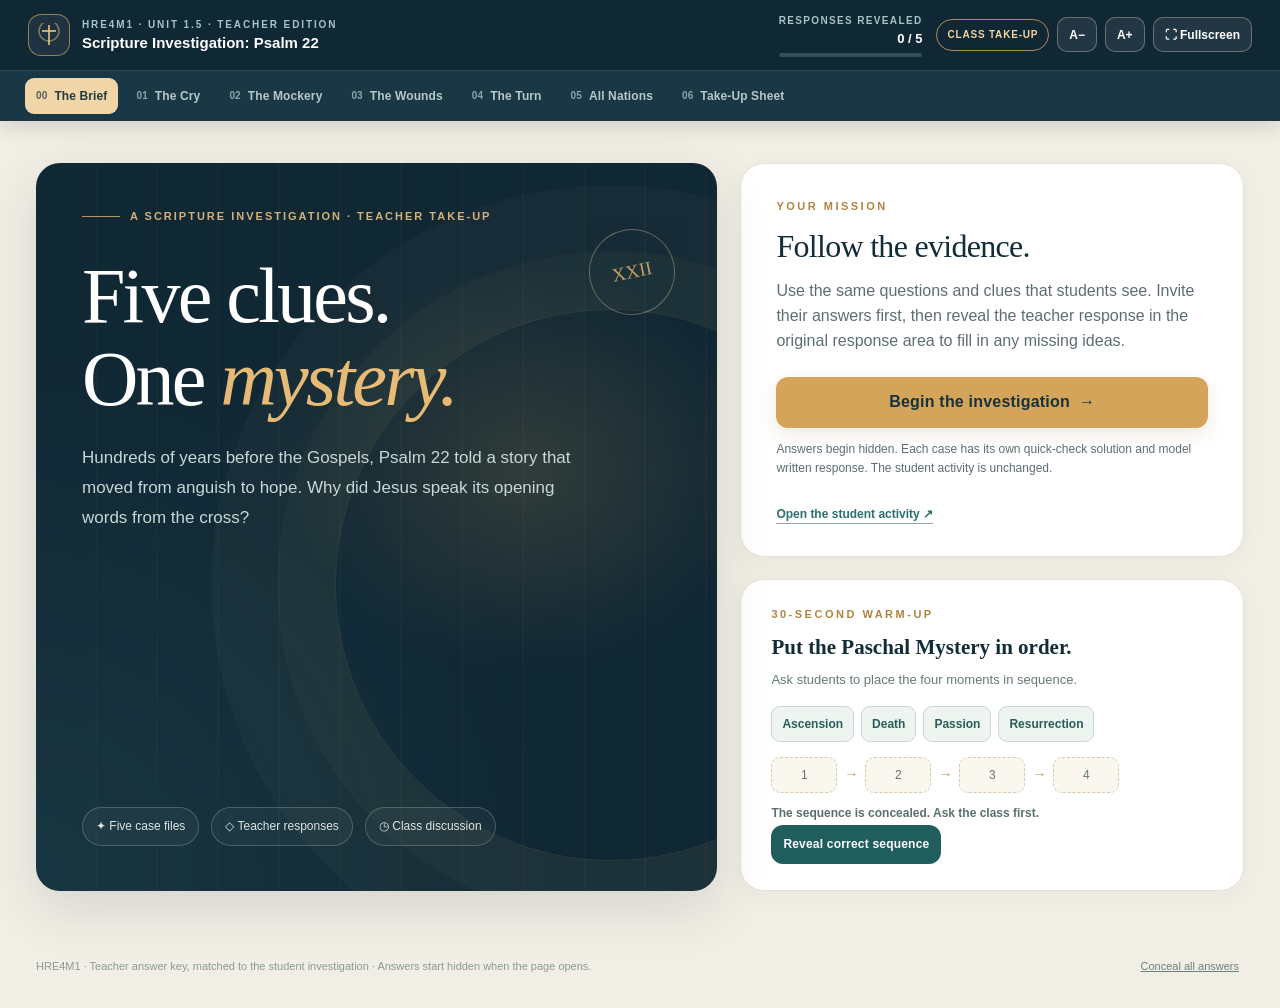
<file: unit-1/paschal-mystery-teacher/index.html>
<!doctype html>
<html lang="en">
<head>
<meta charset="utf-8">
<meta name="viewport" content="width=device-width, initial-scale=1">
<meta name="color-scheme" content="light">
<meta name="theme-color" content="#102734">
<title>Psalm 22 | The Paschal Mystery Investigation · Teacher Edition · HRE4M1</title>
<style>
:root { --ink:#122d38;--dark:#102734;--dark2:#183846;--teal:#2d706d;--gold:#d5a354;--paper:#f7f5ee;--canvas:#f1eee5;--white:#fff;--muted:#687b80;--line:#e5e1d8;--rose:#bd7169;--success:#267665;--shadow:0 18px 55px rgba(12,39,47,.12);--round:20px;--scale:1; }
* {box-sizing:border-box}
html {scroll-behavior:smooth}
body {margin:0;background:var(--canvas);font-family:Inter,"Segoe UI",Arial,sans-serif;color:var(--ink);font-size:calc(16px * var(--scale));line-height:1.55}
button,input,textarea,select {font:inherit}
button {cursor:pointer}
a {color:var(--teal)}
button:focus-visible,a:focus-visible,input:focus-visible,textarea:focus-visible {outline:3px solid #d9ad62;outline-offset:3px}
.site-header {position:sticky;top:0;z-index:20;background:#102734;box-shadow:0 3px 22px rgba(0,0,0,.16)}
.header-inner {max-width:1440px;margin:auto;padding:13px 28px;display:flex;gap:18px;align-items:center;justify-content:space-between}
.brand {display:flex;gap:12px;align-items:center;color:white;min-width:0}
.brand-icon {height:42px;width:42px;border:1px solid rgba(222,174,91,.62);border-radius:13px;display:grid;place-items:center;color:#f8cf8c;flex:none;background:rgba(255,255,255,.06)}
.brand-icon svg {width:24px;height:24px;stroke:currentColor;stroke-width:1.5;fill:none}
.brand small {display:block;color:#a8c4c5;letter-spacing:1.9px;font-size:10px;font-weight:850;text-transform:uppercase}
.brand strong {display:block;font-size:15px;line-height:1.28;white-space:nowrap;overflow:hidden;text-overflow:ellipsis}
.header-tools {display:flex;align-items:center;gap:8px}
.progress-block {min-width:114px;text-align:right;margin-right:6px}
.progress-block small,.timer-block small {display:block;color:#a8c4c5;font-size:10px;letter-spacing:1.35px;font-weight:850;text-transform:uppercase}
.progress-block strong {display:block;color:white;font-size:13px}
.progress-track {height:4px;background:#344e5c;border-radius:99px;margin-top:4px;overflow:hidden}
.progress-fill {height:100%;background:linear-gradient(90deg,#d5a354,#f3d39c);width:0%;transition:width .3s}
.header-btn {min-height:35px;min-width:36px;border:1px solid rgba(237,224,204,.35);background:rgba(255,255,255,.08);color:#fff;border-radius:10px;font-weight:780;font-size:12px;padding:7px 11px;white-space:nowrap}
.header-btn:hover {background:rgba(255,255,255,.18)}
.header-badge {font-size:10px;letter-spacing:.8px;font-weight:850;border:1px solid #ad8c58;color:#f4d49d;border-radius:999px;padding:7px 10px;text-transform:uppercase;white-space:nowrap}
.stage-nav {background:#193745;border-top:1px solid rgba(255,255,255,.09)}
.stage-nav-inner {max-width:1440px;margin:auto;padding:7px 25px;display:flex;gap:7px;overflow-x:auto;scrollbar-width:thin;scrollbar-color:#52727d transparent}
.stage-tab {border:0;background:transparent;color:#b5c9c8;font-size:12px;padding:9px 11px;border-radius:9px;white-space:nowrap;display:flex;align-items:center;gap:7px;font-weight:760;letter-spacing:.12px}
.stage-tab:hover {background:#284a59;color:white}
.stage-tab.active {background:#f0d5a9;color:#243a3e}
.stage-tab .number {font-size:10px;opacity:.74}
.stage-tab .check {color:#84c2b0;font-size:11px}
.stage-tab.active .check {color:#217160}
main {min-height:calc(100vh - 125px)}
.app-shell {max-width:1260px;margin:0 auto;padding:42px 26px 62px}
.kicker {text-transform:uppercase;letter-spacing:2.5px;font-weight:900;font-size:11px;color:#b18341}
.serif {font-family:Georgia,"Times New Roman",serif}
.intro-layout {display:grid;grid-template-columns:1.15fr .85fr;gap:23px;align-items:stretch}
.intro-hero {background:var(--dark);border-radius:24px;box-shadow:var(--shadow);min-height:660px;overflow:hidden;color:white;position:relative;padding:45px 46px;display:flex;flex-direction:column;justify-content:space-between;isolation:isolate}
.intro-hero:before {content:"";position:absolute;inset:0;z-index:-1;background:radial-gradient(ellipse at 72% 42%,rgba(222,171,89,.16),transparent 34%),radial-gradient(ellipse at 0% 100%,rgba(58,120,121,.19),transparent 54%),repeating-linear-gradient(90deg,transparent 0 59px,rgba(255,255,255,.022) 60px 61px)}
.intro-hero:after {content:"";position:absolute;top:20%;right:-170px;width:550px;height:550px;border:1px solid rgba(232,190,127,.12);border-radius:50%;box-shadow:0 0 0 58px rgba(238,199,133,.026),0 0 0 124px rgba(238,199,133,.026)}
.intro-super {display:flex;gap:10px;align-items:center;font-size:11px;font-weight:800;letter-spacing:2px;text-transform:uppercase;color:#d4b17b}
.intro-line {width:38px;height:1px;background:#bb965c}
.intro-title {max-width:650px;margin:30px 0 0;font-family:Georgia,serif;font-weight:400;font-size:clamp(51px,6.1vw,88px);line-height:1.055;letter-spacing:-2.8px}
.intro-title em {font-style:italic;color:#e6ba75}
.intro-copy {font-size:17px;max-width:500px;color:#c8d7d7;line-height:1.75;margin:23px 0 0}
.intro-orbit {position:absolute;right:42px;top:66px;opacity:.8}
.orbit-small {width:86px;height:86px;border:1px solid rgba(237,207,154,.45);border-radius:50%;display:grid;place-items:center;color:#e6b96e;font-family:Georgia,serif;font-size:19px;transform:rotate(-12deg)}
.intro-foot {display:flex;gap:12px;flex-wrap:wrap;align-items:center}
.tag {padding:9px 13px;border:1px solid rgba(255,255,255,.2);border-radius:99px;font-size:12px;color:#dce5e3;display:inline-flex;gap:7px;align-items:center;background:rgba(255,255,255,.04)}
.intro-right {display:flex;flex-direction:column;gap:22px}
.panel {background:#fff;border:1px solid #e7e1d5;border-radius:24px;box-shadow:0 5px 25px rgba(14,43,50,.04)}
.start-card {padding:34px 35px 30px}
.start-card h2 {font-family:Georgia,serif;font-size:32px;letter-spacing:-.7px;font-weight:500;line-height:1.15;margin:13px 0 14px}
.start-card p {color:#5d6e73;margin:0 0 24px}
.btn {border:0;border-radius:12px;font-weight:850;letter-spacing:.2px;display:inline-flex;justify-content:center;align-items:center;gap:9px;padding:13px 18px;transition:transform .12s,box-shadow .12s,background .12s;min-height:47px}
.btn:hover:not(:disabled){transform:translateY(-1px)}
.btn-primary {background:#d4a45a;color:#17323b;box-shadow:0 6px 18px rgba(163,115,49,.16)}
.btn-primary:hover {background:#ebbc74}
.btn-teal {background:#205e5e;color:white}
.btn-teal:hover {background:#174e4d}
.btn-muted {border:1px solid #dce1dc;background:#fff;color:#29444a}
.btn-muted:hover {background:#eef5f2}
.btn-text {background:none;color:#296667;padding:10px 6px}
.btn:disabled {opacity:.55;cursor:not-allowed}
.btn-full {width:100%}
.mini-note {font-size:12px;color:#82908d;line-height:1.55;margin-top:12px!important}
.warmup-card {padding:26px 30px}
.warmup-title {font-family:Georgia,serif;font-size:21px;margin:8px 0 6px}
.warmup-desc {font-size:13px;color:#667879;margin:0 0 15px}
.sequence-picks,.sequence-result {display:flex;gap:7px;flex-wrap:wrap;min-height:38px;align-items:center}
.sequence-picks button {font-size:12px;border:1px solid #cbd6d1;background:#eef5f0;border-radius:9px;padding:8px 10px;color:#285e58;font-weight:760}
.slot {border:1px dashed #d7c8b1;background:#faf7ef;border-radius:9px;color:#637576;padding:8px 9px;min-width:66px;text-align:center;font-size:12px}
.sequence-arrow {color:#b79963;font-size:14px}
.sequence-feedback {font-size:12px;margin-top:10px;min-height:21px;color:#58716e;font-weight:690}
.section-top {display:flex;gap:15px;justify-content:space-between;align-items:flex-end;margin-bottom:23px}
.section-top h1 {font:normal clamp(35px,4.5vw,56px)/1.12 Georgia,serif;letter-spacing:-1.6px;margin:8px 0 0}
.section-top p {max-width:575px;color:#637478;font-size:15px;margin:13px 0 0}
.case-num-box {display:flex;gap:9px;align-items:center;color:#6d7b7d;font-size:12px;font-weight:700;white-space:nowrap;border:1px solid #dadbd5;background:white;padding:10px 14px;border-radius:10px}
.case-num-box strong {color:#244e52}
.case-grid {display:grid;grid-template-columns:minmax(0,1.07fr) minmax(0,.93fr);gap:22px;align-items:start}
.evidence-column,.answer-column {display:flex;flex-direction:column;gap:17px;min-width:0}
.box-head {display:flex;align-items:center;justify-content:space-between;gap:14px;margin-bottom:17px}
.box-head strong {font-size:12px;letter-spacing:1.2px;color:#526c6d;text-transform:uppercase}
.box-head span {font-size:12px;color:#8c918b}
.evidence-area {padding:26px 26px 24px}
.evidence-card {display:grid;grid-template-columns:6px minmax(0,1fr);gap:15px;margin:0 0 13px;background:#f8f6f0;border:1px solid #e9e2d6;border-radius:14px;padding:17px 16px 18px 0;transition:border-color .2s}
.evidence-card:hover {border-color:#d2b88a}
.stripe {width:6px;background:#b58a59;border-radius:12px 0 0 12px}
.evidence-card.gospel .stripe {background:#32807c}
.evidence-card.support .stripe {background:#b58c94}
.evidence-top {display:flex;align-items:center;flex-wrap:wrap;justify-content:space-between;gap:6px}
.evidence-top small {color:#9a7848;letter-spacing:1.2px;text-transform:uppercase;font-weight:900;font-size:10px}
.evidence-card.gospel .evidence-top small {color:#2a746e}
.evidence-ref {font-size:13px;color:#1c444a;font-weight:900}
.evidence-excerpt {font-family:Georgia,serif;color:#193844;font-size:clamp(19px,2vw,23px);line-height:1.38;margin:11px 0 8px}
.evidence-desc {font-size:13px;color:#617475;line-height:1.65;margin:0 0 9px}
.scripture-link {font-size:12px;font-weight:800;text-decoration:none;border-bottom:1px solid #91aaa4;padding-bottom:2px}
.scripture-link:hover {color:#a27540}
.reading-prompt {display:flex;gap:11px;background:#eaf2ef;border-radius:12px;padding:14px 15px;margin-top:14px;align-items:flex-start;font-size:13px;color:#416562;line-height:1.55}
.reading-prompt strong {color:#204f4d}
.reading-prompt .spark {font-size:20px;line-height:1.2;color:#2c766b}
.caution {background:#fff4e3;border:1px solid #ead3b1;color:#6d563b;padding:13px 14px;font-size:12.5px;line-height:1.65;border-radius:12px;margin-top:13px}
.caution strong {color:#765426}
.micro {background:#153440;color:white;border:1px solid #22434c;border-radius:19px;padding:23px 25px;overflow:hidden;position:relative}
.micro:after {content:"";position:absolute;width:130px;height:130px;border:1px solid rgba(255,255,255,.1);border-radius:50%;right:-55px;top:-65px;pointer-events:none}
.micro small {color:#e1bc83;font-size:10px;letter-spacing:1.8px;text-transform:uppercase;font-weight:900}
.micro h3 {font:normal 22px/1.28 Georgia,serif;margin:8px 0 17px;max-width:490px}
.micro-options {display:grid;gap:9px}
.option {text-align:left;background:#244652;border:1px solid #3d5b64;color:#e5eeee;border-radius:11px;display:flex;align-items:flex-start;gap:10px;padding:11px 13px;font-size:13px;line-height:1.4;position:relative;z-index:1;transition:background .18s;width:100%}
.option:hover {background:#2c5660}
.option.selected {background:#e6d0a9;border-color:#d8b376;color:#193a40}
.option.correct {background:#c6e9d6;border:2px solid #70b897;color:#133c34;font-weight:800}
.option.incorrect {border-color:#d19d81}
.option-dot {display:grid;place-items:center;width:20px;height:20px;flex:none;border:1px solid currentColor;border-radius:50%;font-size:11px;opacity:.85}
.micro-feedback {border-radius:10px;padding:11px 12px;margin-top:13px;font-size:12px;line-height:1.5;background:rgba(113,191,161,.18);color:#e7faee}
.micro-feedback[hidden] {display:none}
.micro-reveal {display:flex;justify-content:flex-end;margin-top:13px;position:relative;z-index:1}
.micro-reveal .reveal-quiz {font-size:12px;font-weight:850;min-height:38px;padding:9px 13px;background:#e8c48c;border:0;border-radius:9px;color:#21414a}
.micro-reveal .reveal-quiz:hover {background:#f4d9ae}
.answer-panel {padding:29px 29px 25px;position:relative}
.answer-topline {display:flex;justify-content:space-between;gap:12px;align-items:center}
.answer-topline small {font-size:10px;font-weight:900;letter-spacing:1.5px;color:#a17b46;text-transform:uppercase}
.answer-status {display:flex;gap:7px;align-items:center;color:#78908b;font-size:11px;white-space:nowrap}
.status-dot {background:#c9d0cd;height:7px;width:7px;border-radius:50%;display:inline-block}
.status-dot.done {background:#279475}
.question-title {font-family:Georgia,serif;font-size:clamp(21px,2.3vw,26px);line-height:1.37;margin:14px 0 24px;font-weight:500}
.scaffold {background:#f1f4ee;border-radius:12px;padding:16px 18px;color:#465f60}
.scaffold-header {color:#346561;font-size:11px;letter-spacing:1.25px;font-weight:900;text-transform:uppercase;margin-bottom:9px}
.scaffold-steps {padding-left:18px;margin:0;font-size:13px;line-height:1.75}
.scaffold-steps li+li{margin-top:3px}
.answer-label {display:flex;justify-content:space-between;gap:9px;align-items:center;margin:22px 0 8px;flex-wrap:wrap}
.answer-label strong {font-size:13px;color:#345b5a}
.answer-label span {font-size:11px;color:#91a09d}
.answer-area {display:block;width:100%;min-height:187px;background:#fffefa;border:1px solid #cfd9d4;border-radius:12px;padding:14px 15px;color:#273d43;font-size:15px;line-height:1.7}
.answer-area.concealed {display:flex;align-items:center;justify-content:center;gap:13px;background:repeating-linear-gradient(135deg,#fbfaf5 0,#fbfaf5 12px,#f6f3ea 12px,#f6f3ea 24px);border:1px dashed #d6c9b5;text-align:left;color:#758683}
.answer-area.concealed .lock {font-size:25px;color:#a47d42}
.answer-area.model-answer {background:#f8fbf8;border:1px solid #bedacb;color:#1a393f;white-space:pre-wrap;font-size:15px}
.answer-foot {display:flex;justify-content:space-between;gap:10px;align-items:center;color:#889895;font-size:12px;margin:8px 0 10px;flex-wrap:wrap}
.answer-tools {display:flex;gap:10px;align-items:center;flex-wrap:wrap;margin-top:11px}
.answer-tools .btn {font-size:13px;min-height:41px;padding:9px 15px}
.hint-card {padding:18px 21px}
.hint-header {display:flex;gap:8px;justify-content:space-between;align-items:center}
.hint-header strong {font-size:13px;color:#314c4e}
.hint-card button {border:0;border-radius:9px;background:#eef3ee;color:#236966;font-weight:800;font-size:12px;padding:10px 12px}
.hint-card button:hover {background:#d9e8e0}
.hint-text {padding:12px 0 0;color:#536c6b;font-size:13px;line-height:1.6;margin:0}
.bottom-actions {display:flex;gap:10px;justify-content:space-between;align-items:center;margin-top:22px;border-top:1px solid #e5e9e5;padding-top:20px}
.save-label {font-size:11px;color:#7e928d;margin-top:15px;display:flex;align-items:center;gap:7px}
.save-label span {color:#23796c}
.review-head {background:var(--dark);padding:37px 43px;color:white;border-radius:23px;position:relative;overflow:hidden;margin-bottom:25px}
.review-head:after {content:"";position:absolute;border:1px solid rgba(241,202,144,.14);border-radius:50%;width:270px;height:270px;right:-90px;top:-130px;box-shadow:0 0 0 50px rgba(240,201,143,.035);pointer-events:none}
.review-head .kicker {color:#edc58f}
.review-head h1 {font:normal clamp(35px,4vw,52px)/1.18 Georgia,serif;margin:9px 0 10px;position:relative;z-index:1}
.review-head p {color:#c5d7d5;margin:0;max-width:670px;position:relative;z-index:1}
.review-tools {display:flex;gap:10px;flex-wrap:wrap;margin-top:22px;position:relative;z-index:1}
.review-layout {display:grid;grid-template-columns:minmax(0,1fr) 300px;gap:20px;align-items:start}
.review-list {display:grid;gap:13px}
.review-item {padding:22px 25px}
.review-meta {display:flex;justify-content:space-between;gap:9px;align-items:center;margin-bottom:9px}
.review-meta small {color:#987848;font-weight:850;text-transform:uppercase;letter-spacing:1.2px;font-size:11px}
.review-meta button {border:none;background:#edf3f0;border-radius:8px;color:#276962;font-size:12px;font-weight:850;padding:7px 11px}
.review-q {font-weight:700;font-size:14px;color:#2a454a;margin:0 0 12px}
.review-response {white-space:pre-wrap;overflow-wrap:anywhere;border-left:3px solid #d1b079;padding:10px 14px;background:#f9f7f1;border-radius:0 9px 9px 0;color:#43585b;font-size:14px;margin:0}
.review-response.hidden {background:#f9f8f3;border:1px dashed #d7c9b1;color:#85928e;border-radius:9px;font-style:italic}
.review-side {padding:25px 24px}
.review-side h3 {font:normal 26px Georgia,serif;margin:3px 0 12px}
.review-side p,.review-side ul {color:#536f6e;font-size:13px;line-height:1.65}
.review-side ul {padding-left:18px}
.student-print-head {display:none}
.toast {position:fixed;z-index:50;right:22px;bottom:22px;max-width:390px;background:#123a42;color:white;padding:13px 18px;border:1px solid #3d6b67;border-radius:12px;box-shadow:0 12px 30px rgba(10,30,40,.18);font-size:13px;opacity:0;transform:translateY(12px);pointer-events:none;transition:opacity .2s,transform .2s}
.toast.show {opacity:1;transform:translateY(0)}
.footer-note {max-width:1260px;margin:0 auto;padding:0 26px 28px;display:flex;align-items:center;justify-content:space-between;gap:10px;font-size:11px;color:#8c9995}
.footer-note .link-button {border:0;background:none;color:#6a8280;text-decoration:underline;font-size:11px;padding:5px}
.print-key {display:none}
@media(max-width:1050px){.intro-hero{padding:36px;min-height:590px}.intro-title{font-size:62px}.intro-layout{grid-template-columns:1.02fr .98fr}.case-grid{grid-template-columns:1fr 1fr}.answer-panel{padding:24px}.evidence-area{padding:22px}}
@media(max-width:800px){.header-inner{padding:9px 15px}.brand strong{font-size:13px}.brand-icon{width:35px;height:35px}.progress-block{display:none}.stage-nav-inner{padding:6px 13px}.app-shell{padding:22px 16px 48px}.intro-layout,.case-grid,.review-layout{grid-template-columns:1fr}.intro-hero{min-height:430px;padding:31px 30px}.intro-title{font-size:58px;max-width:560px}.intro-copy{max-width:490px}.intro-orbit{right:16px;top:25px;opacity:.5}.intro-right{gap:14px}.start-card{padding:28px}.warmup-card{padding:25px}.case-grid{gap:14px}.section-top{align-items:flex-start}.case-num-box{display:none}.review-head{padding:28px}.review-side{order:-1}}
@media(max-width:520px){.brand small{font-size:9px;letter-spacing:1px}.brand strong{max-width:166px}.header-tools{gap:5px}.header-badge{display:none}.header-btn{padding:5px 7px;min-width:31px;font-size:11px}.header-btn.full-btn{display:none}.stage-tab{padding:8px}.intro-hero{padding:26px 23px;min-height:445px}.intro-title{font-size:49px;letter-spacing:-1.8px}.intro-copy{font-size:15px}.start-card h2{font-size:30px}.section-top h1{font-size:39px}.section-top p{font-size:14px}.evidence-area,.answer-panel{padding:21px 17px}.micro{padding:20px 18px}.question-title{font-size:22px}.hint-card{padding:15px 17px}.bottom-actions{flex-wrap:wrap}.bottom-actions .btn{flex:1}.review-item{padding:20px 18px}.review-head{padding:26px 23px}.review-tools .btn{width:100%}.footer-note{flex-direction:column;align-items:flex-start;padding:0 16px 24px}}
@media(prefers-reduced-motion:reduce){*{scroll-behavior:auto!important;transition:none!important;animation:none!important}}
@media print {
 body{background:white;font:11pt Georgia,serif;color:#111}.site-header,.footer-note,.toast,.app-shell{display:none!important}
 .print-key{display:block!important;color:#111;font:11pt Georgia,serif}.print-key h1{font-size:22pt}.print-key h2{font-size:17pt;margin-top:22px}.print-key h3{font-size:12pt;margin-bottom:5px}.print-key section{page-break-inside:avoid;border-top:1px solid #bbb;margin-top:18px;padding-top:12px}.print-key li{margin:4px 0}.print-key p{line-height:1.48}
}
</style>
</head>
<body>
<header class="site-header">
 <div class="header-inner">
  <div class="brand"><div class="brand-icon" aria-hidden="true"><svg viewBox="0 0 24 24"><path d="M12 2v20M5 8h14"/><circle cx="12" cy="8" r="10" stroke-opacity=".45"/></svg></div>
   <div><small>HRE4M1 · UNIT 1.5 · TEACHER EDITION</small><strong>Scripture Investigation: Psalm 22</strong></div></div>
  <div class="header-tools">
   <div class="progress-block"><small>Responses revealed</small><strong id="progressText">0 / 5</strong><div class="progress-track"><div class="progress-fill" id="progressFill"></div></div></div>
   <span class="header-badge">Class take-up</span>
   <button class="header-btn" type="button" id="smallText" aria-label="Decrease text size" title="Decrease text size">A−</button>
   <button class="header-btn" type="button" id="largeText" aria-label="Increase text size" title="Increase text size">A+</button>
   <button class="header-btn full-btn" type="button" id="fullscreen" title="Enter fullscreen">⛶ Fullscreen</button>
  </div>
 </div>
 <nav class="stage-nav" aria-label="Activity stages"><div class="stage-nav-inner" id="stageNav"></div></nav>
</header>
<main><div class="app-shell" id="stageArea"></div></main>
<footer class="footer-note"><span>HRE4M1 · Teacher answer key, matched to the student investigation · Answers start hidden when the page opens.</span><button type="button" class="link-button" id="resetAll">Conceal all answers</button></footer>
<div class="toast" id="toast" role="status" aria-live="polite"></div>
<div class="print-key" id="printKey"></div>
<script>
(() => { 'use strict';
const caseFiles=[{"number":"01","tab":"The Cry","name":"A cry that echoes","sub":"A familiar sentence changes meaning when you read the whole poem.","time":"4 min","evidence":[{"kind":"psalm","source":"OLD TESTAMENT","ref":"Psalm 22:1","excerpt":"“My God, my God, why have you forsaken me?”","desc":"The psalm begins with intense suffering and the feeling of being abandoned."},{"kind":"gospel","source":"THE GOSPELS","ref":"Matthew 27:46; Mark 15:34","excerpt":"Jesus cries out the opening words of Psalm 22.","desc":"As He suffers on the cross, Jesus gives voice to real human anguish."},{"kind":"support","source":"ADDITIONAL CLUE","ref":"Psalm 22:22–24; Luke 23:46","excerpt":"The psalm later moves toward praise. Jesus also entrusts His spirit to the Father.","desc":"What do these later words contribute to the meaning of His cry?"}],"notice":"What should you do before deciding Jesus has completely lost trust in God?","choices":["Read only the first line of Psalm 22.","Read how the rest of Psalm 22 develops.","Assume Jesus did not experience real suffering."],"correct":1,"rationale":"Reading the whole psalm matters. Its opening expresses anguish, but its later verses speak of God hearing the sufferer and lead toward praise.","question":"How does Psalm 22:1 help us understand Jesus’ suffering on the cross? What does this tell us about His trust in God despite His suffering?","steps":["Describe what Jesus’ cry reveals about His suffering.","Look at how Psalm 22 develops, especially verses 22–24.","Explain how pain and trust in the Father can exist together."],"model":"By praying the opening words of Psalm 22, Jesus expresses the genuine pain and sense of abandonment He experiences on the cross. However, Psalm 22 does not end in despair; it moves toward trust and praise because God hears the sufferer. Jesus’ cry shows that deep suffering and faithful trust can exist together, especially when we also consider His prayer of surrender to the Father in Luke 23:46.","unpack":[{"heading":"Begin with the real human experience","text":"Jesus does not pretend that suffering is painless. His cry expresses anguish and gives voice to the experience of those who feel abandoned."},{"heading":"Read the entire psalm","text":"Psalm 22 begins as lament but later affirms that God has heard the afflicted person (vv. 22–24). The opening line should not be treated as the final message."},{"heading":"Explain trust without minimizing the pain","text":"Luke 23:46 also records Jesus entrusting Himself to the Father. Read together, these passages point to profound suffering without a complete abandonment of trust."}],"affirm":["“Jesus knows what human suffering feels like.”","“The whole psalm changes how we understand its first line.”","“Trusting God does not mean never feeling despair or fear.”"],"avoid":["Do not say Jesus was only acting or that His pain was not real.","Do not present the cry as proof that the Father stopped loving the Son or that the Trinity was broken.","Avoid implying that all suffering is quickly resolved."],"discuss":["Can a person still have faith while asking God a painful question?","What changes when we read verse 1 alongside verses 22–24?"],"refs":["CCC 603","CCC 612","CCC 614"],"lens":"Interpretive key: lament is a form of prayer, not necessarily a rejection of faith. Emphasize the unity of the psalm and the Gospel without collapsing their historical settings.","hints":["Re-read the opening line. What human emotion do you hear?","Now look at Psalm 22:22–24 and Luke 23:46. Does the story end with the feeling expressed in verse 1?"]},{"number":"02","tab":"The Mockery","name":"Power or weakness?","sub":"When people mock Jesus, what kind of Messiah are they expecting?","time":"4 min","evidence":[{"kind":"psalm","source":"OLD TESTAMENT","ref":"Psalm 22:7–8","excerpt":"“All who see me mock at me.”","desc":"The sufferer is ridiculed; people challenge God to rescue someone who trusts in Him."},{"kind":"gospel","source":"THE GOSPELS","ref":"Matthew 27:39–43","excerpt":"The onlookers mock Jesus and challenge Him to save Himself.","desc":"They see His remaining on the cross as evidence against His claim to be the Messiah."}],"notice":"What assumption is behind the mockers’ words in both passages?","choices":["A true saviour should visibly escape humiliation and suffering.","The Messiah’s mission involves reaching all nations.","A faithful person should always keep silent."],"correct":0,"rationale":"The mockers assume that a true Messiah would prove His power by escaping suffering. Jesus shows a different kind of power through self-giving love.","question":"Compare Psalm 22:7–8 with Matthew 27:39–43. How does the mockery Jesus received on the cross echo the psalm? What does it reveal about how people misunderstood His mission?","steps":["Identify one similar action or idea in the two passages.","Explain what the mockers expect Jesus to do.","Contrast their idea of power with Jesus’ mission of sacrificial love."],"model":"In both Psalm 22 and Matthew 27, people ridicule someone who suffers and challenge God to rescue him. The people mocking Jesus believe that a real Messiah should prove His power by coming down from the cross. They misunderstand His mission because Jesus does not save the world by avoiding sacrifice; He remains faithful and gives Himself in love for others.","unpack":[{"heading":"Identify the literary echo","text":"Psalm 22:7–8 describes onlookers mocking a person who trusts in God; Matthew 27:39–43 portrays Jesus being mocked in a similar way."},{"heading":"Name the false expectation","text":"The crowd connects divine power with public success or dramatic escape. They expect the Messiah to save Himself visibly."},{"heading":"Contrast that with the Cross","text":"In Catholic understanding, Jesus freely gives Himself for humanity. The Cross reveals love, obedience, and redemption rather than the absence of divine power."}],"affirm":["“They want Jesus to prove Himself by escaping.”","“They confuse power with avoiding weakness.”","“Jesus’ sacrifice is central to His mission.”"],"avoid":["Do not describe Jesus as helpless or as lacking divine power.","Do not imply everyone present at the crucifixion responded in the same way.","Do not treat the echo as proof that Psalm 22 was written as a first-person Gospel report."],"discuss":["Why do people often think strength means never being vulnerable?","Can choosing to stay and help someone be stronger than escaping hardship?"],"refs":["CCC 609","CCC 610","CCC 615"],"lens":"Teaching contrast: the mockers recognize humiliation but miss redemptive love. Connect this case to the earlier question about real suffering.","hints":["In both passages, someone who suffers is laughed at for trusting God.","Why do the onlookers think coming down from the cross would prove Jesus is the Messiah?"]},{"number":"03","tab":"The Wounds","name":"Read the details carefully","sub":"Two texts, one striking connection, and a translation detail worth noticing.","time":"4 min","evidence":[{"kind":"psalm","source":"OLD TESTAMENT","ref":"Psalm 22:16","excerpt":"“My hands and feet have shriveled.”","desc":"This is the wording of the NRSV-CE. Some other translations use “they have pierced my hands and feet.” The Hebrew phrase is uncertain."},{"kind":"gospel","source":"THE GOSPELS","ref":"John 19:18; John 20:25–27","excerpt":"Jesus is crucified; the risen Jesus bears the marks of nails.","desc":"Thomas asks to examine the marks. Jesus later invites him to do so, although John does not say that Thomas actually touches them."},{"kind":"support","source":"ONE MORE PARALLEL","ref":"Psalm 22:18; John 19:23–24","excerpt":"Clothing is divided, and lots are cast.","desc":"Compare this additional detail in the psalm with John’s crucifixion account."}],"notice":"Which statement shows the most careful reading of the evidence?","choices":["Every Bible translation uses precisely the same words.","John explicitly says Thomas touches Jesus’ wounds.","Psalm 22:16 has translation differences; Christians read it alongside the Gospel accounts."],"correct":2,"rationale":"The NRSV-CE text differs from some other translations. John mentions the nail marks and Jesus’ invitation to Thomas, but does not explicitly say Thomas touched His wounds.","question":"Some translations of Psalm 22:16 describe pierced hands and feet. Compare this verse with John 19:18 and John 20:25–27. How do Christians connect this earlier psalm with Jesus’ crucifixion, and why is that connection significant?","steps":["Describe the imagery of suffering in Psalm 22 and the wounds mentioned in John.","Explain the connection Christians see between the earlier text and Jesus.","Acknowledge that the wording of Psalm 22:16 varies between translations."],"model":"Christians read the suffering described in Psalm 22 in light of Jesus’ crucifixion and the nail marks mentioned in John 20. Some translations of Psalm 22:16 refer to pierced hands and feet, while the NRSV-CE says that the hands and feet have shriveled, so the precise wording is uncertain. The connection matters because it helps Christians see how the earlier Scriptures illuminate Jesus’ Passion, especially when read alongside the more direct parallel about dividing garments in Psalm 22:18 and John 19:23–24.","unpack":[{"heading":"State exactly what the texts say","text":"John 19:18 states that Jesus was crucified; John 20:25–27 mentions the marks of nails and Jesus’ invitation to Thomas. The text does not say that Thomas actually touches Him."},{"heading":"Recognize the translation difference","text":"In the NRSV-CE Psalm 22:16 reads “My hands and feet have shriveled.” Other translations use “pierced.” The underlying Hebrew phrase is textually difficult."},{"heading":"Explain typology responsibly","text":"Christians see a pattern in the suffering of Psalm 22 and the Passion of Jesus. Psalm 22:18 and John 19:23–24 provide another specific link involving divided clothing and lots."}],"affirm":["“Translation choices affect the way we describe the parallel.”","“The Gospel tells us about Jesus’ crucifixion and wounds.”","“Psalm 22 can be read in light of Christ without pretending the textual difficulty is not there.”"],"avoid":["Do not say all translations of Psalm 22:16 contain the word “pierced.”","Do not claim John records Thomas physically touching the wounds.","Do not call this an undisputed word-for-word prediction of Roman crucifixion."],"discuss":["Why is acknowledging uncertainty part of careful biblical interpretation?","Does recognizing a translation difference erase the theological connection? Why or why not?"],"refs":["CCC 112","CCC 115–117","CCC 601"],"caution":"Translation detective: The NRSV-CE has “My hands and feet have shriveled” and notes that the Hebrew is uncertain. Some Christian translations read “they have pierced my hands and feet.” Do not claim that all translations agree, or that crucifixion was invented by the Romans.","lens":"This is the strongest exegesis check in the activity. Invite students to distinguish (a) what the Hebrew/translation says, (b) what John reports, and (c) the Christian theological interpretation.","hints":["Look closely at John 20:25. What proof does Thomas ask for?","How might Christians understand earlier Scripture more deeply in light of Jesus’ Passion, while still reading the wording accurately?"]},{"number":"04","tab":"The Turn","name":"The turning point","sub":"Psalm 22 does not end where it begins. Neither does the Gospel story.","time":"4 min","evidence":[{"kind":"psalm","source":"OLD TESTAMENT","ref":"Psalm 22:1, 22–24","excerpt":"The poem moves from a cry of distress to a declaration of praise.","desc":"The speaker tells others about God and affirms that God has heard the suffering one."},{"kind":"gospel","source":"THE GOSPELS","ref":"Luke 23:46; John 20:25–27","excerpt":"Jesus entrusts Himself to the Father; afterward the risen Jesus appears.","desc":"The Passion and death of Jesus are not the final chapter of the Paschal Mystery."}],"notice":"Which two-part pattern best captures the movement of Psalm 22?","choices":["Praise and celebration → isolation and fear","Lament and suffering → trust and praise","Resurrection → the Last Supper"],"correct":1,"rationale":"Psalm 22 begins with lament and later moves toward public praise and confidence in God. Christians recognize a meaningful parallel with the movement from the Cross to Easter.","question":"Psalm 22 moves from suffering to hope in verses 22–24. How does this transition mirror the shift from Jesus’ Passion to His Resurrection? How does it illuminate the Christian belief in redemption?","steps":["Name the mood at the beginning and near the end of the psalm.","Connect that shift with Jesus’ Passion, death, and Resurrection.","Explain why the Resurrection, not suffering by itself, is central to Christian hope."],"model":"Psalm 22 begins with anguish but moves toward praise and the belief that God has heard the sufferer. Christians see a similar movement in Jesus’ Paschal Mystery: His Passion and death are real, but they are not the end because He rises from the dead. This helps explain redemption as God’s victory over sin and death through Christ, rather than the idea that suffering alone brings salvation.","unpack":[{"heading":"Describe the shift accurately","text":"The psalm changes from an urgent plea for help to praise and proclamation. It does not itself narrate Jesus’ Resurrection."},{"heading":"Connect, but do not equate, the accounts","text":"The Gospel account moves from Jesus’ suffering and death to the reality of His Resurrection. Christians read this through the hope expressed in the psalm."},{"heading":"Identify why the Resurrection matters","text":"In Catholic faith, Jesus rises as victor over death. The Paschal Mystery includes His saving Passion, death, Resurrection, and Ascension; it is not simply a story about enduring pain."}],"affirm":["“The psalm changes from despair to praise.”","“The Crucifixion is not the end of Jesus’ story.”","“Christian hope is rooted in the Resurrection.”"],"avoid":["Do not say Psalm 22 literally tells the full Easter narrative.","Do not imply that all human suffering ends with an immediate happy outcome.","Do not reduce redemption to a general lesson that suffering makes people stronger."],"discuss":["What would the Christian message lose if Jesus’ story ended at the Cross?","What is the difference between optimism and Christian hope?"],"refs":["CCC 638","CCC 654","CCC 655"],"lens":"Use the full Paschal sequence as a bridge here. Resurrection is an event central to salvation, not merely a metaphor for feeling better.","hints":["Think about the difference between the opening cry and the later praise of God.","Christian faith does not say every difficulty ends quickly or happily. What is unique about Christ’s victory over death?"]},{"number":"05","tab":"All Nations","name":"A message for the world","sub":"The hope at the end of the psalm reaches far beyond one person.","time":"4 min","evidence":[{"kind":"psalm","source":"OLD TESTAMENT","ref":"Psalm 22:27–28","excerpt":"“All the ends of the earth” turn to the Lord.","desc":"The conclusion imagines the families of the nations worshipping God."},{"kind":"gospel","source":"THE GOSPELS","ref":"Matthew 28:19–20","excerpt":"“Go therefore and make disciples of all nations.”","desc":"The risen Jesus sends His disciples beyond their immediate community and promises to be with them."}],"notice":"Who is included in the scope of this mission?","choices":["Only those who witnessed the crucifixion","Every nation and people, not just one group","Only the first twelve apostles"],"correct":1,"rationale":"Both passages use universal language. The psalm envisions all peoples turning to God, and the risen Jesus sends disciples to all nations.","question":"Psalm 22:27–28 speaks of “all the ends of the earth” turning to God. How does this connect to the Great Commission in Matthew 28:19–20? What does it teach us about the universal mission of salvation?","steps":["Identify the phrase showing the wide reach of Psalm 22.","Explain what Jesus tells the disciples to do after His Resurrection.","Connect both to the Christian belief that the Gospel is offered to every nation."],"model":"Psalm 22 imagines people from all the ends of the earth turning to God, while the risen Jesus tells His disciples to make disciples of all nations. These passages show that God’s saving plan is not limited to one people or place. The Church continues this universal mission by proclaiming the Gospel, baptizing, teaching, and witnessing to Christ’s love throughout the world.","unpack":[{"heading":"Notice the shared universal language","text":"“All the ends of the earth” and “all nations” show that the message concerns every people, not only one region or group."},{"heading":"Distinguish vision from command","text":"Psalm 22 expresses a vision of worldwide worship. Matthew 28:19–20 gives the risen Lord’s specific commission to His followers."},{"heading":"Link salvation to mission","text":"Jesus sends disciples to baptize, teach, and make disciples. In Catholic understanding the Church is missionary by nature, sharing Christ’s salvation with all."}],"affirm":["“The message is meant for everyone, not just the original disciples.”","“Psalm 22 imagines all nations worshipping God.”","“Jesus gives His followers a concrete mission.”"],"avoid":["Do not say “universal mission” means every individual automatically believes or is saved.","Do not reduce evangelization to travelling; witness, service, teaching, and sacramental life also matter.","Do not present the psalm as though it contains Jesus’ Great Commission verbatim."],"discuss":["How can students share the Gospel without forcing it on others?","Why is the Church called “catholic” or universal?"],"refs":["CCC 849","CCC 850","CCC 851"],"lens":"This is the connection to Church history and Pentecost. Follow the line from Easter to the Great Commission to the missionary Church.","hints":["Underline the idea that appears in both passages: “all the ends of the earth” and “all nations.”","The psalm describes a vision. Matthew records a mission. What is the connection between the two?"]}];
const STUDENT_URL='https://fslb10.github.io/Interactive-Lessons/paschal-mystery/';
const sourceUrl=ref=>'https://www.biblegateway.com/passage/?search='+encodeURIComponent(ref)+'&version=NRSVCE';
const stages=[{tab:'The Brief'},...caseFiles.map(c=>({tab:c.tab})),{tab:'Take-Up Sheet'}];
const revealed=caseFiles.map(()=>({check:false,answer:false,hints:0,choice:-1}));
const reviewRevealed=caseFiles.map(()=>false);
let stage=0,sequence=false,fontScale=1,toastTimer=0;
const $=id=>document.getElementById(id);
const esc=x=>String(x??'').replace(/[&<>"']/g,ch=>({'&':'&amp;','<':'&lt;','>':'&gt;','"':'&quot;'}[ch]));
const plural=n=>n===1?'answer':'answers';
const notify=s=>{const node=$('toast');node.textContent=s;node.classList.add('show');clearTimeout(toastTimer);toastTimer=setTimeout(()=>node.classList.remove('show'),2500)};
function navigation(){const container=$('stageNav');container.innerHTML=stages.map((s,i)=>`<button type="button" class="stage-tab ${i===stage?'active':''}" data-go="${i}" ${i===stage?'aria-current="step"':''}><span class="number">${String(i).padStart(2,'0')}</span>${esc(s.tab)}${i>0&&i<=5&&revealed[i-1].answer?'<span class="check" aria-label="Model answer revealed">●</span>':''}</button>`).join('');container.querySelector('.active')?.scrollIntoView({block:'nearest',inline:'nearest'});}
function updateHeader(){const total=revealed.filter(x=>x.answer).length;$('progressText').textContent=total+' / 5';$('progressFill').style.width=(20*total)+'%';}
function intro(){const slots=sequence?['Passion','Death','Resurrection','Ascension']:['1','2','3','4'];return `<div class="intro-layout"><section class="intro-hero"><div class="intro-orbit" aria-hidden="true"><div class="orbit-small">XXII</div></div><div><div class="intro-super"><span class="intro-line"></span>A Scripture investigation · teacher take-up</div><h1 class="intro-title">Five clues.<br>One <em>mystery.</em></h1><p class="intro-copy">Hundreds of years before the Gospels, Psalm 22 told a story that moved from anguish to hope. Why did Jesus speak its opening words from the cross?</p></div><div class="intro-foot"><span class="tag">✦ Five case files</span><span class="tag">◇ Teacher responses</span><span class="tag">◷ Class discussion</span></div></section>
<div class="intro-right"><section class="panel start-card"><div class="kicker">YOUR MISSION</div><h2>Follow the evidence.</h2><p>Use the same questions and clues that students see. Invite their answers first, then reveal the teacher response in the original response area to fill in any missing ideas.</p><button class="btn btn-primary btn-full" type="button" data-go="1">Begin the investigation <span aria-hidden="true">→</span></button><p class="mini-note">Answers begin hidden. Each case has its own quick-check solution and model written response. The student activity is unchanged.</p><a class="scripture-link" href="${STUDENT_URL}" target="_blank" rel="noopener noreferrer">Open the student activity ↗</a></section>
<section class="panel warmup-card"><div class="kicker">30-SECOND WARM-UP</div><h3 class="warmup-title">Put the Paschal Mystery in order.</h3><p class="warmup-desc">Ask students to place the four moments in sequence.</p><div class="sequence-picks">${['Ascension','Death','Passion','Resurrection'].map(v=>`<button type="button" tabindex="-1">${v}</button>`).join('')}</div><div class="sequence-result" style="margin-top:13px">${slots.map((s,i)=>`<span class="slot" style="${sequence?'border-style:solid;border-color:#9fcdb7;background:#eaf5ed;color:#235e4e;font-weight:850;':''}">${s}</span>${i<3?'<span class="sequence-arrow">→</span>':''}`).join('')}</div><div class="sequence-feedback" aria-live="polite">${sequence?'✓ Passion → Death → Resurrection → Ascension':'The sequence is concealed. Ask the class first.'}</div><button class="btn ${sequence?'btn-muted':'btn-teal'}" type="button" id="toggleSequence" style="font-size:12px;min-height:39px;padding:9px 12px">${sequence?'Hide sequence':'Reveal correct sequence'}</button></section></div></div>`}
function evidenceCard(ev){const kind=ev.kind==='support'?'support':ev.kind==='gospel'?'gospel':'';return `<div class="evidence-card ${kind}"><div class="stripe"></div><div><div class="evidence-top"><small>${esc(ev.source)}</small><strong class="evidence-ref">${esc(ev.ref)}</strong></div><div class="evidence-excerpt">${esc(ev.excerpt)}</div><p class="evidence-desc">${esc(ev.desc)}</p><a class="scripture-link" href="${sourceUrl(ev.ref)}" target="_blank" rel="noopener noreferrer">Read passage (NRSV-CE) ↗</a></div></div>`;}
function casePage(i){const d=caseFiles[i],r=revealed[i];let opts=d.choices.map((c,j)=>`<button type="button" class="option ${r.check&&j===d.correct?'correct':r.choice===j?'selected':''}" data-pick="${j}" aria-pressed="${r.choice===j?'true':'false'}"><span class="option-dot">${r.check&&j===d.correct?'✓':String.fromCharCode(65+j)}</span><span>${esc(c)}</span></button>`).join('');return `<div class="section-top"><div><div class="kicker">CASE FILE ${d.number} / 05 · ${d.time} suggested</div><h1 class="serif">${esc(d.name)}</h1><p>${esc(d.sub)}</p></div><div class="case-num-box"><span>✦</span> Scripture investigation <strong>${d.number}/05</strong></div></div>
<div class="case-grid"><div class="evidence-column"><section class="panel evidence-area"><div class="box-head"><strong>① Read the clues</strong><span>Look for a connection</span></div>${d.evidence.map(evidenceCard).join('')}<div class="reading-prompt"><span class="spark" aria-hidden="true">✧</span><div><strong>Reading tip:</strong> Compare the language and the larger context of the psalm and the Gospel. You can also open the complete passages in the NRSV-CE above.</div></div>${d.caution?`<div class="caution">${esc(d.caution)}</div>`:''}</section>
<section class="micro" aria-label="Quick evidence check"><small>② Stop &amp; notice</small><h3>${esc(d.notice)}</h3><div class="micro-options">${opts}</div><div class="micro-feedback" ${r.check?'':'hidden'}><strong>Correct: ${String.fromCharCode(65+d.correct)}.</strong> ${esc(d.rationale)}</div><div class="micro-reveal"><button type="button" class="reveal-quiz" id="toggleCheck">${r.check?'Hide correct answer':'Reveal correct answer'}</button></div></section></div>
<div class="answer-column"><section class="panel answer-panel"><div class="answer-topline"><small>③ Make your case</small><span class="answer-status"><span class="status-dot ${r.answer?'done':''}"></span>${r.answer?'Teacher response visible':'Teacher response hidden'}</span></div><h2 class="question-title">${esc(d.question)}</h2><div class="scaffold"><div class="scaffold-header">Build your answer</div><ol class="scaffold-steps">${d.steps.map(t=>`<li>${esc(t)}</li>`).join('')}</ol></div>
<div class="answer-label"><strong>Teacher response</strong><span>Aim for 2–4 clear sentences</span></div>${r.answer?`<div class="answer-area model-answer" role="region" aria-label="Teacher model answer">${esc(d.model)}</div>`:`<div class="answer-area concealed" role="region" aria-label="Teacher response concealed"><span class="lock" aria-hidden="true">◇</span><span>Teacher response is hidden.<br>Ask students to share first, then reveal the answer.</span></div>`}
<div class="answer-foot"><span>${r.answer?'Model answer, not the only acceptable wording':'Answer hidden until you reveal it'}</span><span>${r.answer?'Model response':'Ready for class take-up'}</span></div><div class="answer-tools"><button class="btn ${r.answer?'btn-muted':'btn-teal'}" type="button" id="toggleAnswer">${r.answer?'Hide teacher response':'Reveal teacher response'}</button></div><div class="bottom-actions"><button class="btn btn-muted" type="button" data-go="${i===0?0:i}">← Back</button><button class="btn btn-teal" type="button" data-go="${i===4?6:i+2}">${i===4?'Prepare Take-Up Sheet':'Next case file →'}</button></div><div class="save-label"><span aria-hidden="true">✓</span> Use the model answer to reinforce key ideas, not as the only correct wording.</div></section>
<section class="panel hint-card"><div class="hint-header"><strong>Need a nudge?</strong><button type="button" id="toggleHint" ${r.hints>=2?'disabled':''}>${r.hints===0?'Reveal hint 1':r.hints===1?'Reveal hint 2':'All hints revealed'}</button></div>${r.hints>0?`<p class="hint-text"><strong>Hint 1:</strong> ${esc(d.hints[0])}</p>`:''}${r.hints>1?`<p class="hint-text"><strong>Hint 2:</strong> ${esc(d.hints[1])}</p>`:''}</section></div></div>`}
function takeup(){return `<div class="student-print-head"><h1>Psalm 22 · The Paschal Mystery</h1><p>HRE4M1 · Unit 1.5 · Teacher responses</p></div><section class="review-head"><div class="kicker">CLASS DISCUSSION / TEACHER ANSWERS</div><h1>Your take-up sheet.</h1><p>The same five questions students see on their final take-up sheet, with teacher model responses available to reveal one at a time.</p><div class="review-tools"><button type="button" class="btn btn-primary" id="printKeyButton">▣ Print / Save teacher key as PDF</button><button type="button" class="btn btn-muted" id="revealReviewAll">${reviewRevealed.every(Boolean)?'Hide all model answers':'Reveal all model answers'}</button></div></section><div class="review-layout"><div class="review-list">${caseFiles.map((d,i)=>`<section class="panel review-item"><div class="review-meta"><small>Question ${i+1} · ${esc(d.tab)}</small><div><button type="button" data-review="${i}">${reviewRevealed[i]?'Hide answer':'Reveal answer'}</button> <button type="button" data-go="${i+1}">Case file ↗</button></div></div><p class="review-q">${esc(d.question)}</p><p class="review-response ${reviewRevealed[i]?'':'hidden'}">${reviewRevealed[i]?esc(d.model):'Teacher response hidden. Invite students to share before revealing.'}</p></section>`).join('')}</div><aside class="panel review-side"><div class="kicker">BEFORE WE DISCUSS</div><h3>Ready to take it up?</h3><ul><li>Ask students what they noticed in the Scripture evidence.</li><li>Let them explain their response in their own words.</li><li>Reveal the matching model answer to reinforce or clarify the key ideas.</li><li>Accept other reasonable interpretations grounded in the passages.</li></ul><p>The same passages and question order appear in the student version.</p><a class="scripture-link" href="${STUDENT_URL}" target="_blank" rel="noopener noreferrer">Open student activity ↗</a><div style="margin-top:22px"><button type="button" class="btn btn-muted btn-full" data-go="1">← Return to case files</button></div></aside></div>`}
function render(){navigation();$('stageArea').innerHTML=stage===0?intro():stage===6?takeup():casePage(stage-1);updateHeader();}
function go(n){if(!Number.isInteger(n)||n<0||n>6)return;stage=n;render();window.scrollTo({top:0,behavior:'instant'});}
function updateReveal(which){const r=revealed[stage-1];if(!r)return;r[which]=!r[which];render();}
function reset(){revealed.forEach(r=>{r.check=false;r.answer=false;r.choice=-1;r.hints=0});reviewRevealed.fill(false);sequence=false;render();notify('Answers concealed. Ready to start the take-up again.');}
function teacherPrint(){window.print();}
function setScale(d){fontScale=Math.min(1.4,Math.max(.85,Math.round((fontScale+d)*100)/100));document.documentElement.style.setProperty('--scale',fontScale);notify('Text scale: '+Math.round(fontScale*100)+'%');}
function buildPrintKey(){const section=caseFiles.map(d=>`<section><h2>Case ${esc(d.number)} · ${esc(d.tab)}</h2><p><b>Student question:</b> ${esc(d.question)}</p><p><b>Quick check:</b> ${esc(d.notice)}</p><p><b>Correct answer (${String.fromCharCode(65+d.correct)}):</b> ${esc(d.choices[d.correct])}</p><p>${esc(d.rationale)}</p><h3>Model teacher response</h3><p>${esc(d.model)}</p><p><b>Scripture references:</b> ${d.evidence.map(x=>esc(x.ref)).join('; ')}</p></section>`).join('');$('printKey').innerHTML=`<h1>Psalm 22 · The Paschal Mystery</h1><p><strong>HRE4M1 · Unit 1.5 · Teacher Answer Key</strong></p><p>This is a model answer key, not an exhaustive list of possible correct responses. The sequence and wording of questions match the student investigation.</p><h2>30-second warm-up</h2><p><b>Passion → Death → Resurrection → Ascension.</b></p>${section}`;}
document.addEventListener('click',e=>{const b=e.target.closest('button');if(!b)return;
 if(b.hasAttribute('data-go')){go(Number(b.dataset.go));return}
 if(b.hasAttribute('data-pick')&&stage>=1&&stage<=5){revealed[stage-1].choice=Number(b.dataset.pick);render();return}
 if(b.hasAttribute('data-review')){const n=Number(b.dataset.review);reviewRevealed[n]=!reviewRevealed[n];render();return}
 switch(b.id){case'toggleSequence':sequence=!sequence;render();break;case'toggleCheck':updateReveal('check');break;case'toggleAnswer':updateReveal('answer');break;case'toggleHint':revealed[stage-1].hints=Math.min(2,revealed[stage-1].hints+1);render();break;case'printKeyButton':teacherPrint();break;case'revealReviewAll':{const mode=!reviewRevealed.every(Boolean);reviewRevealed.fill(mode);render();break}case'resetAll':reset();break;case'smallText':setScale(-.1);break;case'largeText':setScale(.1);break;case'fullscreen':if(document.fullscreenElement){document.exitFullscreen().catch(()=>notify('Use F11 for fullscreen.'))}else{document.documentElement.requestFullscreen().catch(()=>notify('Use F11 for fullscreen.'))}break;}
});
document.addEventListener('keydown',e=>{if(e.altKey||e.ctrlKey||e.metaKey||['INPUT','TEXTAREA','SELECT'].includes(e.target?.tagName))return;const k=e.key.toLowerCase();if(k==='arrowright'){e.preventDefault();go(Math.min(6,stage+1));}else if(k==='arrowleft'){e.preventDefault();go(Math.max(0,stage-1));}else if(k==='r'&&stage>0&&stage<6){e.preventDefault();updateReveal('answer')}else if(k==='c'&&stage>0&&stage<6){e.preventDefault();updateReveal('check')}else if(k==='h'&&stage>0&&stage<6){e.preventDefault();revealed[stage-1].answer=false;revealed[stage-1].check=false;render()}else if(k==='f'){e.preventDefault();$('fullscreen').click()}});
buildPrintKey();render();
})();
</script>
</body>
</html>
</file>
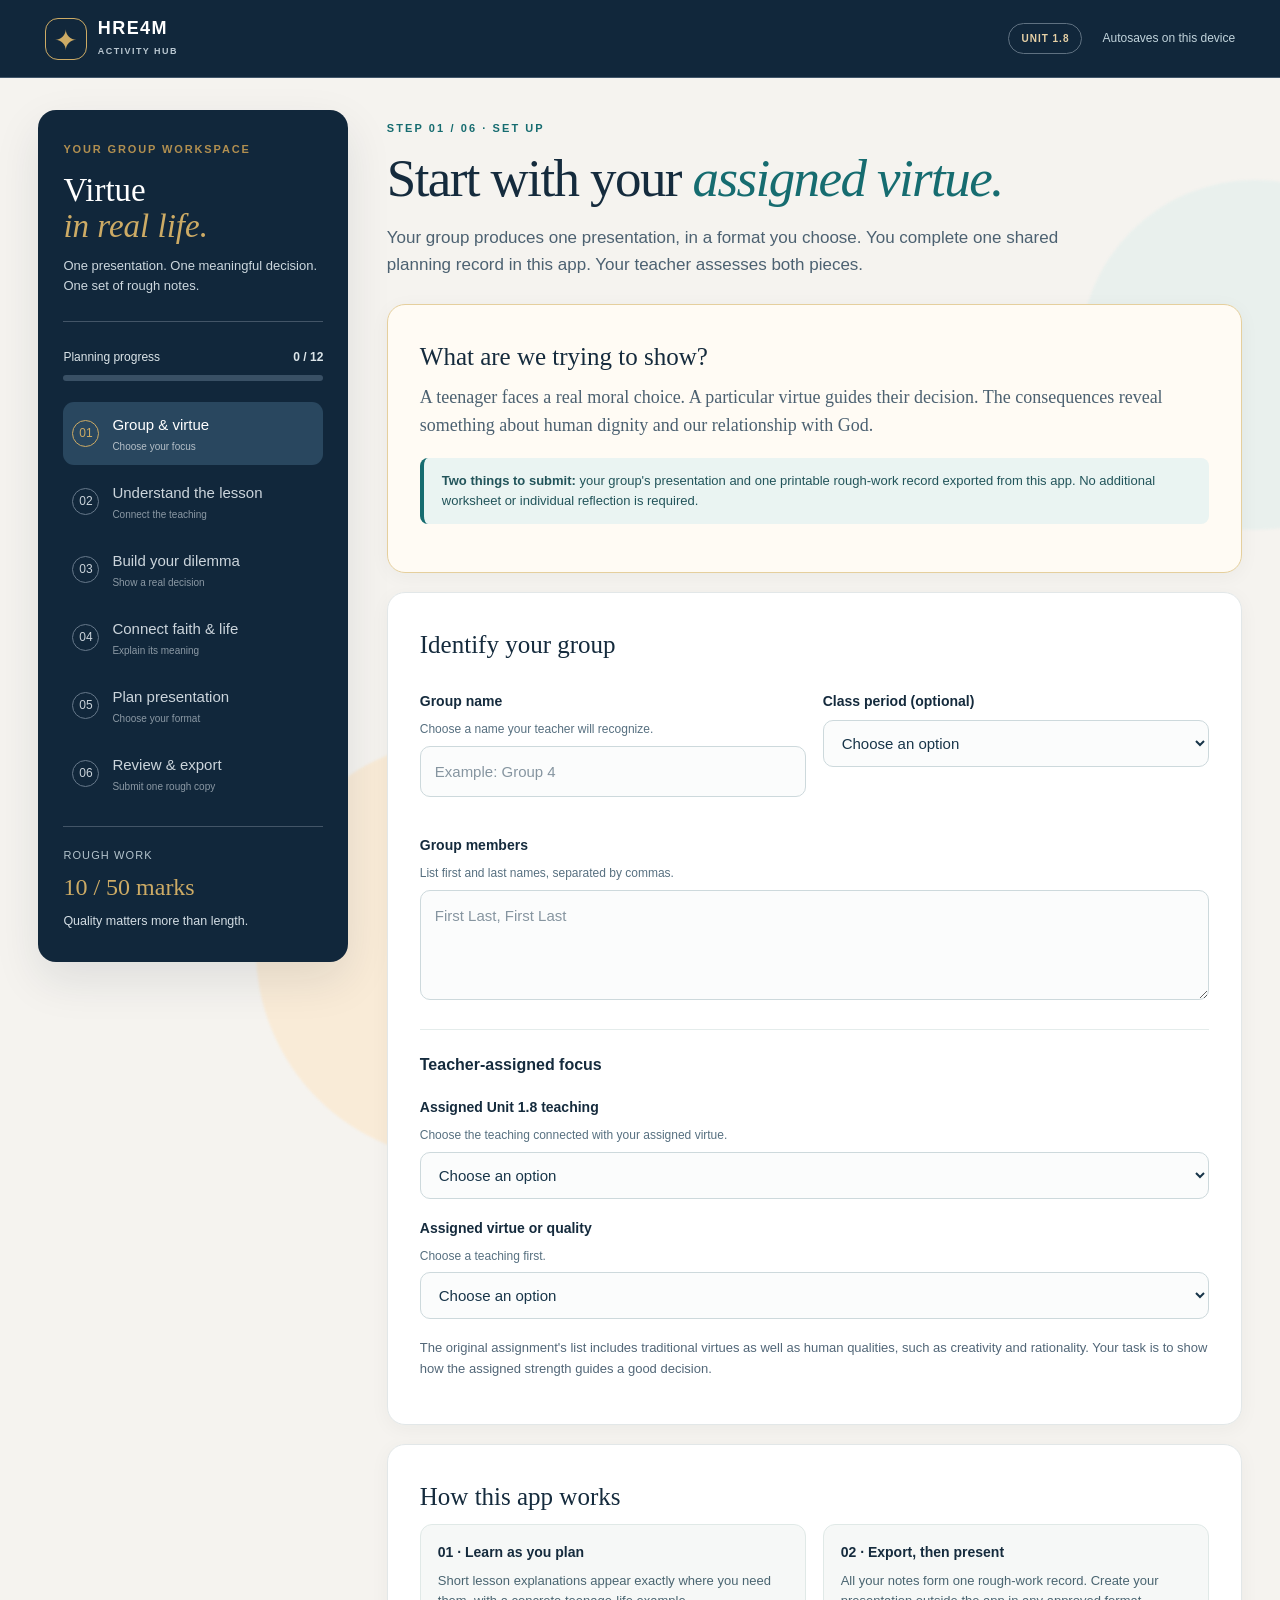
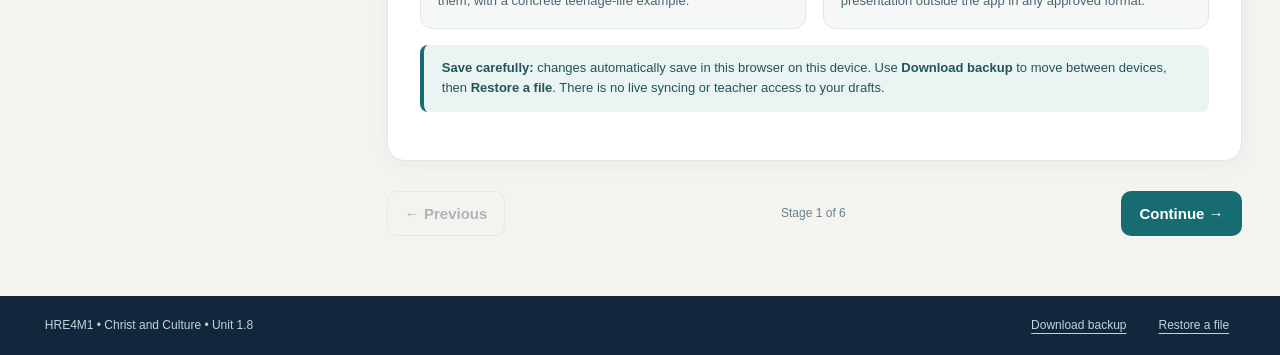
<file: unit-1/virtue-presentations/index.html>
<!doctype html>
<html lang="en-CA">
<head>
  <meta charset="UTF-8" />
  <meta name="viewport" content="width=device-width,initial-scale=1" />
  <meta name="theme-color" content="#11273b" />
  <meta name="description" content="A self-directed HRE4M Unit 1.8 group planner linking virtue, moral choice, human dignity, and God." />
  <title>Virtue in Real Life | HRE4M Activity Hub</title>
  <link rel="stylesheet" href="styles.css" />
  <script src="app.js" defer></script>
</head>
<body>
  <a class="skip" href="#mainContent">Skip to activity</a>
  <div class="ambient ambient-a" aria-hidden="true"></div><div class="ambient ambient-b" aria-hidden="true"></div>
  <header class="topbar">
    <a class="brand" href="../../index.html" aria-label="Return to HRE4M Activity Hub"><span class="brandmark" aria-hidden="true">✦</span><span><strong>HRE4M</strong><small>ACTIVITY HUB</small></span></a>
    <div class="topmeta"><span class="pill">UNIT 1.8</span><span class="save-status" id="saveStatus" role="status" aria-live="polite">Checking local save…</span></div>
  </header>
  <div class="workspace">
    <aside class="rail" aria-label="Activity stages">
      <div class="rail-intro"><div class="eyebrow">YOUR GROUP WORKSPACE</div><h2>Virtue<br><em>in real life.</em></h2><p>One presentation. One meaningful decision. One set of rough notes.</p></div>
      <div class="progress-head"><span>Planning progress</span><strong id="progressLabel">0 / 12</strong></div>
      <div class="progress-track" role="progressbar" aria-label="Planning fields completed" aria-valuemin="0" aria-valuemax="12" aria-valuenow="0" id="progressTrack"><div id="progressFill"></div></div>
      <nav id="stepNav" class="step-nav"></nav>
      <div class="rail-footer"><span>Rough work</span><strong>10 / 50 marks</strong><small>Quality matters more than length.</small></div>
    </aside>
    <main id="mainContent" class="main" tabindex="-1">
      <div id="storageWarning" class="notice warning" hidden role="alert"></div>
      <div id="stepContent"></div>
      <div class="step-actions"><button id="prevBtn" type="button" class="btn btn-outline">← Previous</button><span class="step-counter" id="stepCounter"></span><button id="nextBtn" type="button" class="btn btn-primary">Continue →</button></div>
    </main>
  </div>
  <footer class="site-footer"><span>HRE4M1 • Christ and Culture • Unit 1.8</span><div><button class="text-button" id="quickExport" type="button">Download backup</button><button class="text-button" id="quickImport" type="button">Restore a file</button></div></footer>
  <input type="file" id="importFile" accept=".json,application/json" hidden />
  <section id="printArea" class="print-area" aria-label="Printable planning record"></section>
</body>
</html>
</file>
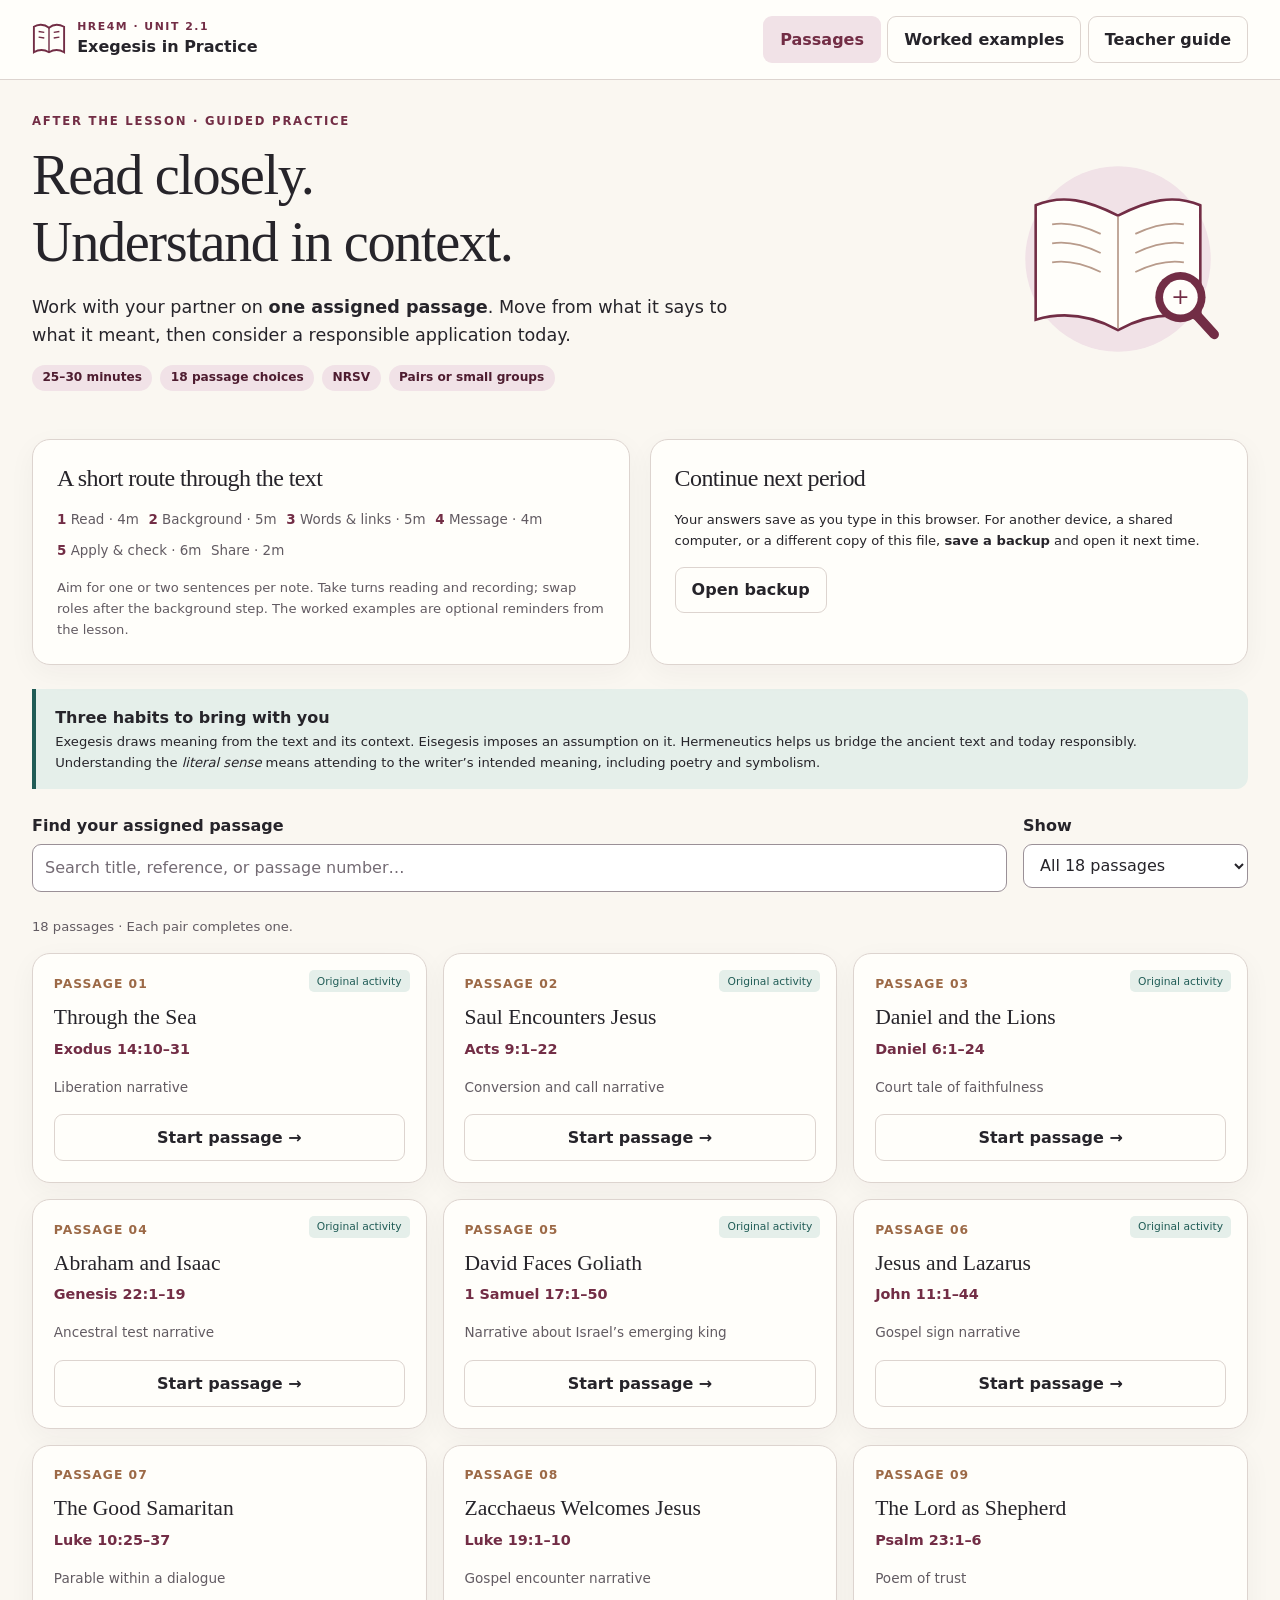
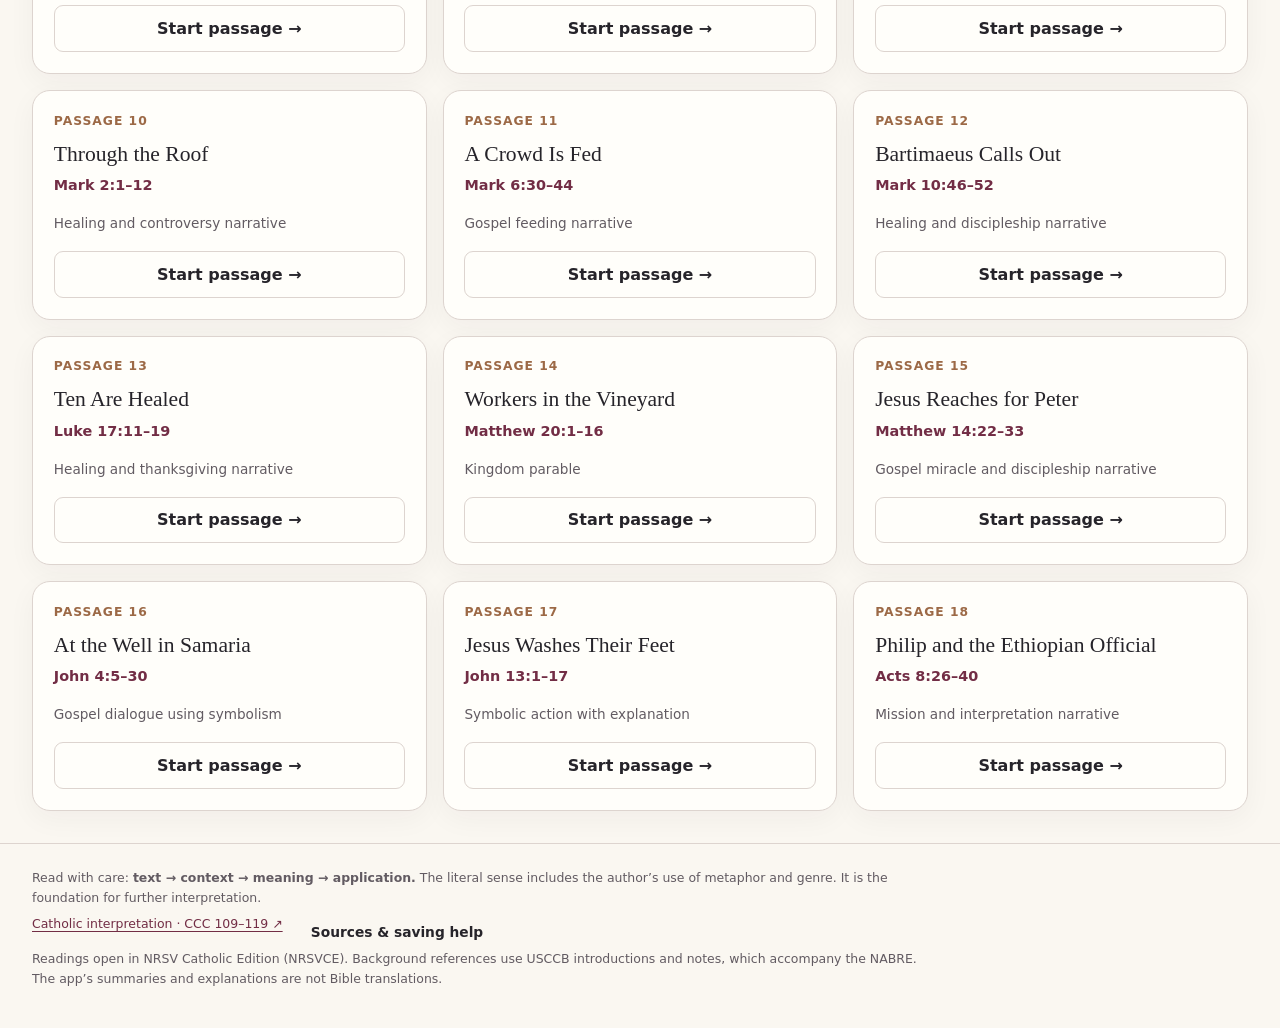
<file: unit-2/exegesis-in-practice/index.html>
<!DOCTYPE html>
<html lang="en"><head><meta charset="utf-8"><meta name="viewport" content="width=device-width, initial-scale=1"><meta name="color-scheme" content="light"><meta name="description" content="A guided HRE4M Unit 2.1 exegesis activity with 18 passages, background cards, saved progress, and printable responses."><title>Exegesis in Practice · HRE4M Unit 2.1</title><style>:root{--paper:#faf7f1;--white:#fffefa;--ink:#26242a;--muted:#625b62;--wine:#722d45;--wine-dark:#4e1c30;--rose:#f1e2e7;--copper:#9c6946;--line:#ddd4cf;--teal:#205c56;--sage:#e5efea;--shadow:0 8px 28px #33212c0b;--radius:18px;font-family:system-ui,-apple-system,'Segoe UI',sans-serif;color:var(--ink);background:var(--paper);font-size:16px;line-height:1.6}
*{box-sizing:border-box}body{margin:0}button,input,select,textarea{font:inherit}button,a,input,select,textarea,summary{touch-action:manipulation}button{cursor:pointer}button:disabled{opacity:.55;cursor:default}a{color:var(--wine);text-underline-offset:3px}a:hover{color:var(--wine-dark)}:focus-visible{outline:3px solid var(--teal);outline-offset:4px}button,input,textarea,select{border-radius:9px}button{border:1px solid var(--line);padding:.6rem 1rem;color:var(--ink);background:var(--white);font-weight:650}button:hover{border-color:var(--wine);background:#f8eff2}.primary{background:var(--wine);color:white;border-color:var(--wine)}.primary:hover{background:var(--wine-dark);color:white}.small{padding:.35rem .7rem;font-size:.86rem}.quiet{background:transparent;border-color:transparent}.danger{color:#8a2435}.btnlink{display:inline-flex;align-items:center;justify-content:center;border-radius:9px;background:var(--wine);color:white;padding:.6rem 1rem;text-decoration:none;font-weight:650}.btnlink:hover{background:var(--wine-dark);color:white}.secondarylink{display:inline-block;font-size:.9rem;margin:.5rem .2rem}.skip{position:absolute;left:1rem;top:-6rem;background:white;padding:1rem;z-index:100}.skip:focus{top:1rem}.masthead{background:var(--white);border-bottom:1px solid var(--line)}.topbar{max-width:1320px;margin:auto;padding:1rem 2rem;display:flex;gap:1.5rem;align-items:center;justify-content:space-between}.brand{display:flex;gap:.7rem;align-items:center;text-decoration:none;color:var(--ink);font-weight:750}.brandmark{width:34px;height:38px;color:var(--wine)}.brand small{display:block;font-size:.68rem;letter-spacing:.14em;text-transform:uppercase;color:var(--wine);line-height:1.4}.topnav{display:flex;gap:.4rem;flex-wrap:wrap}.topnav button[aria-current=page]{background:var(--rose);border-color:transparent;color:var(--wine)}main{max-width:1320px;margin:0 auto;padding:2rem;min-height:70vh}h1,h2,h3,h4,p{margin-top:0}h1,h2,h3{line-height:1.2}h1,h2{font-family:Georgia,'Times New Roman',serif;letter-spacing:-.025em}h1{font-size:clamp(2.15rem,4.4vw,3.7rem);font-weight:500;margin-bottom:1rem}h2{font-size:clamp(1.7rem,3vw,2.25rem);font-weight:500;margin-bottom:1rem}h3{font-size:1.08rem;margin-bottom:.6rem}h4{font-size:1rem;margin-bottom:.4rem}p{margin-bottom:1rem}.eyebrow{color:var(--wine);text-transform:uppercase;font-size:.73rem;font-weight:800;letter-spacing:.15em;margin-bottom:.7rem}.muted{color:var(--muted)}.tiny{font-size:.82rem}.lead{font-size:1.1rem;max-width:720px}.hero{display:grid;grid-template-columns:1fr 260px;align-items:center;gap:2rem;margin-bottom:2rem}.heroart{width:100%;max-height:220px}.pill{display:inline-flex;align-items:center;padding:.2rem .65rem;background:var(--rose);color:var(--wine-dark);font-size:.76rem;font-weight:700;border-radius:999px}.pills{display:flex;gap:.5rem;flex-wrap:wrap;margin:1rem 0}.panel{background:var(--white);border:1px solid var(--line);border-radius:var(--radius);padding:1.5rem;box-shadow:var(--shadow)}.callout{background:var(--sage);border-left:4px solid var(--teal);padding:1rem 1.2rem;border-radius:0 12px 12px 0;margin:1.2rem 0}.callout p:last-child{margin-bottom:0}.callout.rose{background:var(--rose);border-color:var(--wine)}.toolbar{display:flex;align-items:center;gap:.65rem;flex-wrap:wrap}.toolbar.spread{justify-content:space-between}.chooser-intro{display:grid;grid-template-columns:1fr 1fr;gap:1.2rem;margin-bottom:1.5rem}.numberline{display:flex;gap:.6rem;flex-wrap:wrap;color:var(--muted);font-size:.84rem}.numberline span{white-space:nowrap}.numberline b{color:var(--wine)}label{display:block;font-weight:700;margin-bottom:.35rem}input[type=text],input[type=search],input[type=password],select,textarea{width:100%;border:1px solid #9a9097;background:white;color:var(--ink);padding:.65rem .75rem}input::placeholder,textarea::placeholder{color:#746b74;opacity:1}textarea{min-height:100px;resize:vertical;line-height:1.6}textarea:focus{border-color:var(--wine)}.searchrow{display:grid;grid-template-columns:1fr 225px;gap:1rem;margin:1.5rem 0}.passage-grid{display:grid;grid-template-columns:repeat(3,minmax(0,1fr));gap:1rem}.passage-card{display:flex;flex-direction:column;background:var(--white);border:1px solid var(--line);border-radius:var(--radius);padding:1.3rem;position:relative;box-shadow:var(--shadow)}.passage-card h3{font-family:Georgia,serif;font-size:1.35rem;font-weight:500;margin:.65rem 0 .4rem}.passage-card p{font-size:.85rem;color:var(--muted);margin-bottom:1rem}.passage-card .ref{font-weight:750;color:var(--wine);font-size:.9rem}.cardnum{color:var(--copper);font-size:.77rem;letter-spacing:.08em;font-weight:700}.passage-card button{margin-top:auto}.badge{position:absolute;right:1rem;top:1rem;font-size:.67rem;color:var(--teal);background:var(--sage);padding:.15rem .5rem;border-radius:5px}.saved-mini{font-size:.76rem;color:var(--teal);margin-bottom:.5rem}.empty{padding:2rem;text-align:center;grid-column:1/-1}.workspace-head{display:flex;align-items:flex-start;justify-content:space-between;gap:1rem;margin-bottom:1rem}.workspace-head h1{font-size:2rem;margin-bottom:.3rem}.save-state{font-size:.8rem;max-width:310px;text-align:right;color:var(--teal)}.save-state.error{color:#8a2435}.stepnav{display:grid;grid-template-columns:repeat(6,1fr);gap:.5rem;margin:1.4rem 0}.stepnav button{padding:.65rem .55rem;font-size:.82rem;text-align:left;display:flex;gap:.5rem;align-items:center;min-height:62px}.stepnav button[aria-current=step]{background:var(--wine);border-color:var(--wine);color:white}.stepnum{border:1px solid currentColor;border-radius:50%;display:inline-flex;align-items:center;justify-content:center;flex:0 0 23px;height:23px;font-size:.75rem}.stepnav .done .stepnum{background:var(--sage);color:var(--teal);border-color:var(--teal)}.workgrid{display:grid;grid-template-columns:minmax(0,1fr) 310px;gap:1.4rem;align-items:start}.step-panel{min-height:480px}.desk{display:grid;gap:1rem;position:sticky;top:1rem}.desk .panel{padding:1.15rem}.desk h3{font-family:Georgia,serif;font-size:1.25rem;font-weight:500}.desk p{font-size:.85rem}.desk .ref{font-weight:750;color:var(--wine);font-size:.9rem}.desk select{font-size:.85rem}.desk .toolbar{gap:.45rem}.desk button{font-size:.8rem}.focusline{font-size:.9rem;background:#f3eeea;padding:.8rem;border-radius:8px}.time{float:right;font-size:.78rem;color:var(--muted);border:1px solid var(--line);padding:.15rem .6rem;border-radius:99px}.field{margin:1.4rem 0}.field label{font-size:1rem}.field .help{font-size:.86rem;color:var(--muted);margin:.25rem 0 .6rem}.fieldfoot{display:flex;justify-content:space-between;gap:1rem;color:var(--muted);font-size:.72rem;margin-top:.25rem}.step-footer{display:flex;justify-content:space-between;gap:1rem;border-top:1px solid var(--line);padding-top:1.2rem;margin-top:1.5rem}.step-footer button{min-width:100px}.contextgrid{display:grid;gap:.65rem}.contextcard{padding:1rem;border:1px solid var(--line);border-radius:12px;background:#fcfaf6}.contextcard h3{font-size:.8rem;text-transform:uppercase;letter-spacing:.07em;color:var(--wine)}.contextcard p{font-size:.89rem;margin-bottom:.3rem}.contextcard a{font-size:.78rem}details{border:1px solid var(--line);border-radius:10px;padding:.8rem 1rem;margin:.85rem 0;background:#fcfaf8}summary{cursor:pointer;font-weight:700;font-size:.88rem}details>div,details>p{margin: .8rem 0 0;font-size:.9rem}.termbar{display:flex;flex-wrap:wrap;gap:.5rem;margin:.7rem 0}.termbar span{border:1px solid var(--line);border-radius:999px;padding:.3rem .7rem;font-size:.82rem;background:var(--paper)}.steps-list{padding-left:1.4rem;margin:.8rem 0}.steps-list li{margin-bottom:.6rem}.claim{font-family:Georgia,serif;font-size:1.25rem;background:var(--rose);border-radius:12px;padding:1.1rem;margin:1rem 0;color:var(--wine-dark)}fieldset{border:0;padding:0;margin:1rem 0}legend{font-weight:750;margin-bottom:.6rem}.choice{border:1px solid var(--line);padding:.8rem;border-radius:10px;display:flex;gap:.7rem;align-items:start;margin:.6rem 0;font-weight:500;font-size:.9rem;background:white}.choice input{margin-top:.35rem;accent-color:var(--wine);flex:none}.choice:has(input:checked){background:var(--rose);border-color:var(--wine)}.feedback{padding:1rem;background:var(--sage);border-radius:10px;font-size:.9rem;margin:1rem 0}.feedback.retry{background:#f8eddc}.checkrow{display:flex;gap:.65rem;align-items:flex-start;font-weight:500;font-size:.9rem;margin:.8rem 0}.checkrow input{margin-top:.35rem;accent-color:var(--wine)}.progress-track{height:6px;background:#e8e0dc;border-radius:6px;overflow:hidden;margin:.5rem 0}.progress-fill{height:100%;background:var(--teal);transition:width .2s}.review-item{border-top:1px solid var(--line);padding:1rem 0}.review-item h3{font-size:.9rem}.answer{white-space:pre-wrap;overflow-wrap:anywhere;font-size:.95rem}.answer.blank{color:var(--muted);font-style:italic}.review-item button{float:right}.reviewtop{display:grid;grid-template-columns:1fr 1fr;gap:1rem}.reviewtop .panel{box-shadow:none}.source-list{font-size:.85rem;padding-left:1.2rem}.source-list li{margin:.5rem 0}.guidegrid{display:grid;grid-template-columns:1fr 1fr;gap:1rem}.guidegrid .wide{grid-column:1/-1}.teacher-note{background:#f3eeea;padding:1rem;border-radius:10px}.tablewrap{overflow:auto}table{width:100%;border-collapse:collapse;font-size:.86rem}th,td{text-align:left;padding:.65rem;border-bottom:1px solid var(--line);vertical-align:top}th{background:var(--rose)}.modelstep{display:grid;grid-template-columns:38px 1fr;gap:.7rem;margin:1rem 0}.modelstep .stepnum{background:var(--wine);color:white;border-color:var(--wine);width:28px;height:28px}.modelstep p{font-size:.92rem}.modelstep details{margin:.4rem 0 0}footer{max-width:1320px;margin:0 auto;padding:1.5rem 2rem 2rem;font-size:.78rem;color:var(--muted);border-top:1px solid var(--line)}footer p{max-width:900px;margin-bottom:.4rem}.footlinks{display:flex;gap:1rem;flex-wrap:wrap}.notice{position:fixed;bottom:1.2rem;left:50%;transform:translateX(-50%);background:var(--wine-dark);color:white;padding:.75rem 1.2rem;border-radius:10px;z-index:20;box-shadow:var(--shadow);max-width:90vw;font-size:.9rem}dialog{border:1px solid var(--line);border-radius:18px;padding:1.6rem;width:min(540px,92vw);color:var(--ink);background:var(--white)}dialog::backdrop{background:#21151b80}dialog h2{font-size:1.65rem}dialog p{font-size:.92rem}.hidden,[hidden]{display:none!important}#printArea{display:none}.visuallyhidden{position:absolute;width:1px;height:1px;padding:0;margin:-1px;overflow:hidden;clip:rect(0,0,0,0);white-space:nowrap;border:0}
@media(min-width:1500px){main{padding-top:2.5rem}.passage-grid{gap:1.2rem}}
@media(max-width:1000px){.topbar,main{padding:1.3rem}.workgrid{grid-template-columns:minmax(0,1fr) 260px}.stepnav{grid-template-columns:repeat(3,1fr)}.hero{grid-template-columns:1fr 180px}.passage-grid{grid-template-columns:repeat(2,minmax(0,1fr))}}
@media(max-width:740px){.topbar{align-items:flex-start;flex-direction:column;gap:.6rem}.topnav{width:100%}.topnav button{font-size:.78rem;padding:.45rem .6rem}.hero{grid-template-columns:1fr}.heroart{display:none}.chooser-intro,.guidegrid,.reviewtop{grid-template-columns:1fr}.workgrid{grid-template-columns:1fr}.desk{position:static;grid-row:1}.desk .panel.secondary{display:none}.desk .panel{padding:1rem}.desk h3{margin-bottom:.4rem}.desk p{margin-bottom:.5rem}.desk .desk-details{display:none}.stepnav{gap:.35rem}.stepnav button{font-size:.75rem;min-height:55px;padding:.45rem}.stepnum{flex-basis:20px;height:20px}.workspace-head{flex-direction:column}.save-state{text-align:left;max-width:none}.panel{padding:1.15rem}.searchrow{grid-template-columns:1fr}.toolbar button{font-size:.85rem}.guidegrid .wide{grid-column:auto}main{padding:1rem}.passage-grid{gap:.7rem}.passage-card{padding:1rem}.passage-card h3{font-size:1.2rem}.badge{position:static;align-self:flex-start;margin-top:.4rem}.field{margin:1.2rem 0}footer{padding:1.2rem}.time{float:none;display:inline-block;margin-bottom:.8rem}}
@media(max-width:430px){.passage-grid{grid-template-columns:1fr}.brand{font-size:.9rem}.stepnav button{flex-direction:column;align-items:flex-start;gap:.25rem}.stepnav .stepnum{flex-basis:23px;width:23px;min-width:23px;height:23px}.step-footer button{min-width:0}.toolbar{gap:.5rem}}
@media(prefers-reduced-motion:reduce){*{transition:none!important;scroll-behavior:auto!important}}
@media print{:root{background:white}@page{size:letter;margin:16mm}body{background:white;color:black;font-size:10pt;line-height:1.4}body>*{display:none!important}#printArea{display:block!important}#printArea h1{font-size:23pt}#printArea h2{font-size:17pt}#printArea h3{font-size:11pt;margin:.5rem 0}#printArea p{margin:.3rem 0 .6rem}#printArea .printmeta{font-size:9pt;color:#444;border-bottom:1px solid #999;padding-bottom:.6rem;margin-bottom:1rem}#printArea .print-answer{white-space:pre-wrap;overflow-wrap:anywhere;margin:.2rem 0 .45rem;min-height:.8rem}#printArea .print-q{break-inside:avoid;padding:.15rem 0;border-bottom:1px solid #ddd}#printArea a{color:black;text-decoration:none;overflow-wrap:anywhere}#printArea .card-pair{break-after:page;display:block}#printArea .card-pair:last-child{break-after:auto}#printArea .studycard{border:1px solid #888;border-radius:8px;padding:12px;margin-bottom:12px;break-inside:avoid;font-size:9pt}#printArea .studycard h2{font-size:15pt;margin-bottom:.4rem}#printArea .studycard h3{font-size:9pt}#printArea .sourceurl{font-size:7pt;color:#444}#printArea .print-share{border:1px solid #777;padding:12px;margin-bottom:1rem;break-inside:avoid}#printArea .print-unanswered{color:#555;font-style:italic}}
</style></head>
<body><a class="skip" href="#main">Skip to activity</a>
<header class="masthead"><div class="topbar"><a href="#" class="brand" data-action="home"><svg class="brandmark" viewBox="0 0 36 40" fill="none" aria-hidden="true"><path d="M18 8C12 3 5 5 2 7v27c5-3 11-3 16 0 5-3 11-3 16 0V7c-4-2-10-4-16 1Z" stroke="currentColor" stroke-width="2"/><path d="M18 8v26M7 12l6 1m-6 5 6 1m10-6 6-1m-6 7 6-1" stroke="currentColor" stroke-width="1.5"/></svg><span><small>HRE4M · Unit 2.1</small>Exegesis in Practice</span></a><nav class="topnav" aria-label="Main"><button data-action="home" id="nav-home">Passages</button><button data-action="models" id="nav-models">Worked examples</button><button data-action="teacher" id="nav-teacher">Teacher guide</button></nav></div></header>
<main id="main" tabindex="-1"></main>
<footer><p>Read with care: <strong>text → context → meaning → application.</strong> The literal sense includes the author’s use of metaphor and genre. It is the foundation for further interpretation.</p><div class="footlinks"><a href="https://www.vatican.va/content/catechism/en/part_one/section_one/chapter_two/article_3/iii_the_holy_spirit,_interpreter_of_scripture.html" target="_blank" rel="noopener noreferrer">Catholic interpretation · CCC 109–119 ↗</a><button class="quiet small" data-action="sources">Sources &amp; saving help</button></div><p>Readings open in NRSV Catholic Edition (NRSVCE). Background references use USCCB introductions and notes, which accompany the NABRE. The app’s summaries and explanations are not Bible translations.</p></footer>
<div id="toast" class="notice" role="status" hidden></div><div class="visuallyhidden" id="live" role="status" aria-live="polite"></div>
<input id="importFile" class="visuallyhidden" type="file" accept=".json,application/json" aria-label="Choose a saved activity backup">
<dialog id="confirmDialog" aria-labelledby="dialogTitle"><h2 id="dialogTitle"></h2><div id="dialogBody"></div><div class="toolbar"><button id="confirmButton" class="primary">Continue</button><button id="cancelButton">Cancel</button></div></dialog>
<section id="printArea" aria-label="Print copy"></section>
<noscript><p style="padding:2rem">This activity needs JavaScript enabled. No sign-in is required. Open the file in a current browser with JavaScript enabled to use the guided steps and saving tools.</p></noscript>
<script>const BOOKS = {
  exodus: {name:'Exodus', readers:'Israel’s traditions of liberation and covenant were handed on and edited for later generations. Moses is central to the story; the book’s formation is more complex than one eyewitness writing it.', time:'The story takes place before Israel’s settlement in Canaan. The precise date of its events and the stages of writing are debated.', intro:'exodus'},
  acts: {name:'Acts', readers:'Acts continues Luke’s Gospel. It addresses Theophilus and other early Christian readers, tracing the spread of the Good News beyond Jerusalem.', time:'The events belong to the first-century Church after Easter. The book was written later; the exact date and place of composition are debated.', intro:'acts'},
  daniel: {name:'Daniel', readers:'The named hero is Daniel; the writer is unknown. Older court stories were preserved in a book shaped to encourage Jewish communities under persecution.', time:'The story is set in an earlier foreign empire. The book’s final form is commonly linked to persecution under Antiochus IV, about 167–164 BCE. These are different time frames.', intro:'daniel'},
  genesis: {name:'Genesis', readers:'Israel’s ancestral traditions were passed on and edited over time. The USCCB introduction connects major editing with Jewish communities affected by exile.', time:'Abraham’s story is set long before the book’s final editing. The introduction places that editing around the sixth or fifth century BCE; an exact date for this story’s origin is uncertain.', intro:'genesis'},
  samuel: {name:'1 Samuel', readers:'The book preserves and shapes traditions about Israel’s kings. Samuel is a character, not the identified writer of every episode. Later readers reflected on leadership and fidelity.', time:'The story is set during Saul’s kingship. The finished book reflects later editing, including concerns of Israel after Jerusalem’s destruction in 587/586 BCE.', intro:'1samuel'},
  john: {name:'John', readers:'John’s Gospel invites readers to believe in Jesus and have life in him (John 20:30–31). Its signs and dialogues develop that purpose.', time:'The events are set in Jesus’ first-century ministry. The Gospel’s final form is usually dated near the end of that century; its composition involved a developing tradition.', intro:'john'},
  luke: {name:'Luke', readers:'Luke addresses Theophilus and other readers learning the Christian faith. The Gospel highlights mercy, prayer, and God’s saving work reaching people across boundaries.', time:'The events are set in Jesus’ first-century ministry. The Gospel was written later in the first century; its exact place of composition is uncertain.', intro:'luke'},
  psalms: {name:'Psalms', readers:'This collection gave Israel words for prayer and worship. Psalm 23 carries a heading associating it with David; that heading alone does not establish its exact date.', time:'The collection developed over generations. Psalm 23 does not supply a precise occasion, date, or location of composition.', intro:'psalms'},
  mark: {name:'Mark', readers:'Mark presents Jesus’ identity through his actions, teaching, suffering, and disciples’ responses. Early Christian readers are invited into discipleship.', time:'The events are set in Jesus’ first-century ministry. Mark is commonly dated around 65–70 CE; its exact location and audience remain debated.', intro:'mark'},
  matthew: {name:'Matthew', readers:'Matthew presents Jesus in relation to Israel’s Scriptures and the demands of discipleship. Its early Christian readers needed to understand life in God’s kingdom.', time:'The events are set in Jesus’ first-century ministry. The Gospel was written later in that century; scholars debate the precise date and location.', intro:'matthew'}
};
const PASSAGES = [
 {id:'sea',title:'Through the Sea',ref:'Exodus 14:10–31',focus:'Exodus 14:10–16; 14:21–31',book:'exodus',chapter:14,genre:'Liberation narrative',original:true,
  bridge:'The Israelites have left slavery in Egypt. Pharaoh’s forces pursue them. Read the two focus sections; verses 17–20 describe God’s protection between the camps.',
  setting:'A formerly enslaved people face a royal army. Chariots signal a huge imbalance of power. This is a communal rescue story, not a private success story.',
  observe:'Who is trapped, who pursues them, and what changes between the people’s fear at the beginning and their response at the end?',
  research:'Open the Exodus introduction. Find one fact connecting the escape from Egypt with Israel’s identity or covenant. Record the fact and the heading where you found it.',researchIntro:true,
  context:'How does knowing that the people have escaped slavery change your reading of their fear in verses 10–12?',
  words:['deliverance','dry ground','believed'],wordPrompt:'Choose one term. How does it contribute to the movement from fear to trust? Give its verse number.',
  cross:'Exodus 15:1–2',crossPrompt:'How does the song interpret the rescue just narrated? Note that a song celebrates an event rather than narrating every detail.',
  meaning:'What might Israel’s later readers learn about God and their identity from this rescue?',evidenceHint:'Try verses 13–16 and 30–31. Explain who acts; do not just list the references.',
  bad:'This passage proves that faith means doing nothing when people are in danger.',
  good:'Read both the call to trust and the instruction to move forward before deciding what faith involves.',why:'Verse 15 requires movement; verses 21–31 describe deliverance. Isolating the instruction to be still loses the narrative’s wider action.',
  application:'Name one way people today could support those facing oppression. Connect the action to this story without identifying a present-day group as God’s enemy.',
  teacher:'Listen for communal liberation and God’s initiative, supported by 14:15 and 30–31. Trust and action belong together. The violence is part of the narrative’s difficult ancient setting; it does not authorize violence against a group today.'},
 {id:'saul',title:'Saul Encounters Jesus',ref:'Acts 9:1–22',focus:'Acts 9:1–19',book:'acts',chapter:9,genre:'Conversion and call narrative',original:true,
  bridge:'Saul has persecuted Jesus’ followers. Read through his baptism and recovery; verses 20–22 continue with his proclamation of Jesus.',
  setting:'Damascus is beyond Jerusalem. The community Saul threatens becomes the community he must receive help from. Ananias’ fear has a real cause.',
  observe:'Track Saul’s actions before the encounter, his dependence afterward, and Ananias’ response. What changes?',
  research:'In the chapter notes, find what Saul’s temporary blindness contributes to the narrative. Record the note’s verse reference and paraphrase one fact.',
  context:'Why does Ananias hesitate in verses 13–14? How does that help explain the significance of his visit?',
  words:['the Way','chosen instrument','Brother Saul'],wordPrompt:'Choose one phrase. What does it show about identity, mission, or belonging? Cite a verse.',
  cross:'Acts 8:3',crossPrompt:'How does this earlier description make the change in Acts 9 more significant? Keep the before-and-after sequence clear.',
  meaning:'What does this passage communicate to early Christian readers about God’s call and the role of the community?',evidenceHint:'Try 9:13–17 alongside 9:18–19. Include Ananias, not only the light.',
  bad:'A person’s harmful past makes change impossible, so the community should never welcome them.',
  good:'Examine both the acknowledged harm and the concrete encounter, care, and changed mission in the passage.',why:'Ananias names the danger, yet he is sent to Saul. The passage does not erase the harm or make instant trust in every situation a rule.',
  application:'Describe a careful way a community could support someone making a real change, while still recognizing harm and appropriate boundaries.',
  teacher:'Notice dependence, welcome, baptism, and mission (9:15–19). Avoid inventing a horse or a name-change scene: neither appears here. Acts later uses Paul’s other name (13:9). Welcome does not mean abandoning accountability or safety.'},
 {id:'daniel',title:'Daniel and the Lions',ref:'Daniel 6:1–24',focus:'Daniel 6:6–23',book:'daniel',chapter:6,genre:'Court tale of faithfulness',original:true,
  bridge:'Officials resent Daniel and use a royal decree to target his prayer. Read the focus section; the wider ending includes punishment of the accusers.',
  setting:'Daniel serves in a foreign court. The conflict concerns loyalty to God under an imposed decree. Distinguish the empire in the story from the later readers’ situation.',
  observe:'What does the decree prohibit, what does Daniel continue to do, and what can the king not easily undo?',
  research:'In the Daniel introduction, locate the paragraph about persecution under Antiochus IV. Record the date range and why this writing context matters.',researchIntro:true,
  context:'How might readers facing pressure to abandon their faith respond to a story about prayer under an imperial ban?',
  words:['praying','deliver','living God'],wordPrompt:'Choose one term. What does it reveal about the conflict between royal power and faithfulness? Cite a verse.',
  cross:'Daniel 3:17–18',crossPrompt:'What do the companions say about faithfulness even if rescue does not happen? How does this qualify a simple “faith always prevents harm” reading?',
  meaning:'What encouragement could this court tale offer its persecuted readers?',evidenceHint:'Use 6:10 and 6:22–23 in the NRSV. Other editions may number the chapter differently.',
  bad:'This story guarantees that every faithful person will escape physical harm.',
  good:'Read the rescue with its literary purpose and compare Daniel 3:17–18 before making a universal promise.',why:'The tale encourages fidelity. The cross-reference explicitly allows for faithfulness without guaranteed rescue; one outcome is not a promise about every person.',
  application:'Suggest one way to support someone whose beliefs make them unpopular, without encouraging them to put themselves in danger.',
  teacher:'Distinguish story setting from composition setting. Use Daniel 3:17–18 to resist a guarantee of rescue. In the wider ending, collective punishment is disturbing and must not become a model for Christian action. USCCB/NABRE verse numbering differs from NRSV here.'},
 {id:'isaac',title:'Abraham and Isaac',ref:'Genesis 22:1–19',focus:'Genesis 22:1–14',book:'genesis',chapter:22,genre:'Ancestral test narrative',original:true,
  bridge:'Isaac is the child connected with God’s promise to Abraham. Read through the intervention and provision; verses 15–19 renew the promise and close the episode.',
  setting:'The narrator identifies this as a test. The scene involves an ancient sacrificial setting. Attend to the interruption and the ending as carefully as to the opening command.',
  observe:'What creates the tension, what question does Isaac ask, and what changes the outcome?',
  research:'In the chapter notes, find the explanation of the place-name in verse 14. Record the meaning and the note reference.',
  context:'Why does Isaac’s place in the earlier promise make this a severe test in the narrative?',
  words:['tested','provide','do not lay your hand'],wordPrompt:'Choose one phrase. How does it shape the meaning of the whole story, including the ending? Cite a verse.',
  cross:'Genesis 21:1–3',crossPrompt:'How does Isaac’s birth explain what is at stake in Genesis 22? This supplies narrative background, not permission to harm.',
  meaning:'How does the complete episode portray trust, testing, and God’s provision to Israel’s readers?',evidenceHint:'Read 22:1 together with 22:11–14. A claim based only on verse 2 is incomplete.',
  bad:'This passage teaches that hurting a child is a valid way to show faith.',
  good:'Read the narrator’s framing and the intervention that stops the act, within Scripture and the Church’s protection of human dignity.',why:'The act is stopped in 22:11–12. This difficult narrative is not an instruction to imitate harm. Responsible interpretation must address the whole story.',
  application:'Give a non-harmful example of trusting God while protecting another person’s dignity. You may use a hypothetical situation.',
  teacher:'Handle the text’s difficulty openly. Emphasize 22:1, 11–14 and the prior promise. Do not invite students to imagine obeying a harmful command. They may identify unresolved questions; uncertainty is more responsible than making this a simple obedience slogan.'},
 {id:'david',title:'David Faces Goliath',ref:'1 Samuel 17:1–50',focus:'1 Samuel 17:32–50',book:'samuel',chapter:17,genre:'Narrative about Israel’s emerging king',original:true,
  bridge:'Israel and the Philistines face one another in battle. Goliath’s challenge frightens Saul’s army. David, a young shepherd bringing supplies, offers to face him.',
  setting:'The story contrasts outward military strength with the unexpected person who will become king. David’s speeches explain the narrator’s theological emphasis.',
  observe:'What reasons do Saul and David each give, what equipment does David use, and how does the confrontation end?',
  research:'In the Books of Samuel introduction, find how later editing connects the kings’ stories with Israel’s religious identity. Record one fact and the paragraph’s topic.',researchIntro:true,
  context:'How does David’s role as a shepherd, compared with Saul and Goliath as military figures, sharpen the contrast?',
  words:['living God','the Lord’s','sword and spear'],wordPrompt:'Choose one phrase from David’s speeches. What contrast does it make? Cite its verse.',
  cross:'1 Samuel 16:7',crossPrompt:'How does the contrast between appearance and the heart illuminate David’s presentation? It is a related theme, not an identical event.',
  meaning:'What might readers learn about the source of Israel’s security and the kind of leader David is being presented as?',evidenceHint:'Use 17:37 and 17:45–47. Explain how David’s speech interprets the action.',
  bad:'God promises that I will defeat every rival if I am confident enough.',
  good:'Read David’s speech within Israel’s story before turning the battle into a promise about personal competition.',why:'The passage concerns God and Israel, not guaranteed individual achievement. Turning a rival into “my Goliath” can erase the story’s setting and purpose.',
  application:'Describe courage in serving others without using this battle to justify aggression or to promise personal victory.',
  teacher:'Look for 17:45–47 and the contrast with appearances (16:7). The narrative advances David’s role, not a universal formula for winning. Recognize the violence without asking students to imitate it or dehumanize opponents.'},
 {id:'lazarus',title:'Jesus and Lazarus',ref:'John 11:1–44',focus:'John 11:17–27; 11:32–44',book:'john',chapter:11,genre:'Gospel sign narrative',original:true,
  bridge:'Lazarus has died after Jesus delayed travelling to Bethany. Read Martha’s conversation and the scene at the tomb; the missing section brings Mary to meet Jesus.',
  setting:'The sisters are grieving among mourners. John presents the raising as a sign connected with Jesus’ identity, not merely as an isolated astonishing event.',
  observe:'What does Martha say, how does Jesus respond to grief, and what happens at the tomb?',
  research:'In the notes for John 11:25–27, find how Martha’s response contributes to the portrayal of Jesus. Record one point with the note reference.',
  context:'Why should we include the mourners and Jesus’ response to grief when interpreting the sign?',
  words:['resurrection','life','wept'],wordPrompt:'Choose one term. How does its verse contribute to John’s portrayal of Jesus? Do not treat grief as failure.',
  cross:'John 20:30–31',crossPrompt:'How does John’s statement of purpose help explain why the Lazarus sign is included?',
  meaning:'What does John invite readers to believe about Jesus through this scene?',evidenceHint:'Connect 11:25–27 with 11:35 or 41–44. Include both identity and action.',
  bad:'If a grieving person has enough faith, they will never feel sadness.',
  good:'Attend to Jesus’ own response to grief and to the sign’s purpose before judging a mourner’s faith.',why:'Jesus weeps in 11:35. The narrative joins grief with faith and life; it does not blame grief on insufficient belief.',
  application:'Describe one compassionate response to a grieving person. Ground it in Jesus’ actions without promising that their loss will be reversed now.',
  teacher:'Connect Martha’s confession with the sign and John 20:30–31. Distinguish Lazarus’ return to ordinary life from Jesus’ risen life. The story offers hope without denying grief or guaranteeing an immediate miracle for every family.'},
 {id:'neighbour',title:'The Good Samaritan',ref:'Luke 10:25–37',focus:'Luke 10:25–37',book:'luke',chapter:10,genre:'Parable within a dialogue',
  bridge:'A legal expert asks about eternal life and then asks who counts as a neighbour. Read the opening exchange and Jesus’ final question as well as the story.',
  setting:'Jews and Samaritans had significant religious and social tensions. A Samaritan acting mercifully challenges expected group boundaries. The parable is not a report identifying all members of any group.',
  observe:'What question starts the exchange, who acts in the story, and how does Jesus’ final question shift the discussion?',
  research:'Find the chapter note on Luke 10:25–37. Record one point about why a Samaritan is a surprising example, with the note reference.',
  context:'How does the Jewish–Samaritan tension change the impact of the helper’s identity?',
  words:['neighbour','compassion','mercy'],wordPrompt:'Choose one term. Explain how it moves the discussion from labels to action. Cite a verse.',
  cross:'Leviticus 19:33–34',crossPrompt:'How does the command concerning the foreign resident widen the background for love of neighbour? Identify a connection without claiming the settings are identical.',
  meaning:'What does this dialogue and parable teach Luke’s readers about becoming a neighbour?',evidenceHint:'Connect 10:29 with 10:36–37; include an action from verses 33–35.',
  bad:'This parable proves that every member of one religion is uncaring.',
  good:'Read the surprising example and Jesus’ invitation to act mercifully without turning characters into stereotypes about whole groups.',why:'A parable challenges the listener’s conduct. The failure of two characters does not justify a negative claim about all Jewish people or religious leaders.',
  application:'Describe one specific way to act as a neighbour to someone outside your usual friendship group.',
  teacher:'Look for the move from identifying eligible neighbours to becoming one through mercy. Avoid speculating that purity laws certainly explain why the first two pass by: the parable does not state their motives. Reject anti-Jewish generalizations.'},
 {id:'zacchaeus',title:'Zacchaeus Welcomes Jesus',ref:'Luke 19:1–10',focus:'Luke 19:1–10',book:'luke',chapter:19,genre:'Gospel encounter narrative',
  bridge:'Jesus is passing through Jericho on his journey toward Jerusalem. A wealthy chief tax collector wants to see him; the crowd disapproves of Jesus’ visit.',
  setting:'Zacchaeus has both wealth and a disputed social reputation. Sharing possessions and repaying harm make the encounter about relationships and justice as well as welcome.',
  observe:'What does Jesus do, how does the crowd respond, and what does Zacchaeus say about possessions and repayment?',
  research:'Find the notes on Luke 19:8–10. Record one connection between possessions, belonging, and salvation; cite the note reference.',
  context:'Why is the crowd’s objection in verse 7 important for understanding Jesus’ welcome?',
  words:['today','son of Abraham','lost'],wordPrompt:'Choose one phrase. How does it contribute to belonging or salvation in this encounter? Cite its verse.',
  cross:'Luke 18:24–27',crossPrompt:'How does the preceding teaching on wealth sharpen the significance of this encounter? Compare the emphasis, not just the word “rich.”',
  meaning:'What does Luke invite readers to understand about Jesus’ mission and a response involving possessions?',evidenceHint:'Use 19:7–10. Distinguish a welcome from the idea that making amends does not matter.',
  bad:'Being welcomed means that any harm I caused no longer needs to be addressed.',
  good:'Read the welcome together with Zacchaeus’ words about giving and repayment.',why:'Verse 8 explicitly concerns possessions and repayment. A reading that erases repair ignores a major part of the encounter.',
  application:'Describe a small way to combine welcoming someone with taking responsibility for harm, using a hypothetical example if you prefer.',
  teacher:'Notice the welcome, the crowd’s complaint, and 19:8–10. NRSV gives Zacchaeus’ statements in the present tense; scholars debate whether they announce new action or defend existing conduct. Accept careful readings that acknowledge this rather than forcing a single tense-based conclusion.'},
 {id:'psalm',title:'The Lord as Shepherd',ref:'Psalm 23:1–6',focus:'Psalm 23:1–6',book:'psalms',chapter:23,genre:'Poem of trust',
  bridge:'Read this as a complete prayer. Follow the speaker’s changing images and forms of address rather than looking for a plot with named characters.',
  setting:'The poem draws on shepherding and hospitality. A shepherd guides and protects; a generous host welcomes a guest. Images communicate trust without becoming literal descriptions of God’s body or job.',
  observe:'What images appear in verses 1–4 and 5–6? What dangers remain present while the speaker expresses trust?',
  research:'In the notes on Psalm 23, locate the explanation of its two main images. Record the images and the note reference.',
  context:'How do shepherding and hospitality help an ancient worshipper express dependence on God?',
  words:['shepherd','with me','table'],wordPrompt:'Choose one image or phrase. Explain its meaning within the poem, with a verse reference.',
  cross:'Ezekiel 34:11–12',crossPrompt:'How does God seeking the scattered sheep deepen the shepherd image? A shared image does not make these texts the same literary genre.',
  meaning:'What trust does this prayer help Israel’s worshippers express, even in danger?',evidenceHint:'Use 23:4 and 23:5 alongside the opening. Do not leave the valley or enemies out.',
  bad:'The poem says that trusting God means no danger or difficulty will ever exist.',
  good:'Read the images in the poem together, including the valley and enemies, before describing its promise.',why:'The poem places trust within danger, not only after danger has vanished. Reading its metaphors responsibly is part of finding the literal sense.',
  application:'Suggest one way a community could offer accompaniment to someone facing difficulty, rather than dismissing their fear.',
  teacher:'The literal sense here includes poetic metaphor. God as shepherd and host expresses care; it does not mean the speaker is literally a sheep. Notice the shift toward direct address in verse 4. Keep danger present in any application.'},
 {id:'roof',title:'Through the Roof',ref:'Mark 2:1–12',focus:'Mark 2:1–12',book:'mark',chapter:2,genre:'Healing and controversy narrative',
  bridge:'Jesus is teaching in a crowded home in Capernaum. People bring a man who cannot walk and encounter an obstacle to reaching Jesus.',
  setting:'The roof opening is a way through a blocked crowd. The dispute about forgiving sins raises a question of authority; it is more than a story about determined friends.',
  observe:'How is the man brought to Jesus, what does Jesus first say, and what concern do the scribes raise?',
  research:'Find the chapter note on Mark 2:5 or 2:10. Record one fact about the relationship between healing and the claim to forgive sins.',
  context:'How does the scribes’ question in verses 6–7 help explain the purpose of the healing?',
  words:['their faith','forgiven','authority'],wordPrompt:'Choose one phrase. What does it add to the question of who Jesus is? Cite a verse.',
  cross:'Mark 2:17',crossPrompt:'How does the following saying about Jesus’ mission relate to this scene? Do not conclude that disability is caused by a person’s sin.',
  meaning:'What does this episode invite Mark’s readers to understand about Jesus’ authority and the community’s role?',evidenceHint:'Use 2:5 and 2:9–12. Consider the final response of the crowd.',
  bad:'People with disabilities must have done something wrong to deserve them.',
  good:'Read what the passage actually claims about Jesus’ authority without inventing a cause for the man’s disability.',why:'The passage does not state that the man’s disability is punishment. Turning the encounter into blame imposes an unsupported assumption.',
  application:'Name one barrier to participation at school and one practical way classmates could help remove it.',
  teacher:'Draw out both 2:5 and 2:10–12. Community action matters, but the controversy about forgiveness is central. Reject claims equating disability with sin or claiming that persistence guarantees healing.'},
 {id:'bread',title:'A Crowd Is Fed',ref:'Mark 6:30–44',focus:'Mark 6:30–44',book:'mark',chapter:6,genre:'Gospel feeding narrative',
  bridge:'The apostles return from their mission. Jesus seeks rest with them, but a crowd gathers. Read Mark’s account on its own before comparing another Gospel.',
  setting:'The remote setting makes the disciples’ concern about food understandable. Mark describes the crowd through a shepherd image and shows Jesus involving his disciples.',
  observe:'What need does Jesus notice, what do the disciples propose, and what happens with the available food?',
  research:'Find the chapter notes on Mark 6:39–40. Record one connection with Israel’s wilderness traditions and cite the note.',
  context:'How do the remote location and the shepherd image help explain the crowd’s need?',
  words:['compassion','shepherd','all ate'],wordPrompt:'Choose one phrase. Explain how it shapes Mark’s portrayal of Jesus and the crowd. Cite a verse.',
  cross:'2 Kings 4:42–44',crossPrompt:'What pattern of limited food, eating, and leftovers is shared? Notice the connection without claiming that both stories are identical.',
  meaning:'What might Mark’s readers learn about Jesus’ care and the disciples’ participation?',evidenceHint:'Connect 6:34 and 6:37 with 6:41–44. Stay with Mark’s wording.',
  bad:'John mentions a boy, so Mark must explicitly mention a boy too.',
  good:'Check Mark’s own details before importing a feature from another Gospel account.',why:'Related accounts can illuminate one another, but details must not be silently merged. Mark does not identify a boy as the source of the food.',
  application:'Suggest a concrete response to food insecurity that involves care and shared responsibility, grounded in a detail of this passage.',
  teacher:'Look for compassion, shepherd imagery, participation, and abundance. The Elisha link supplies scriptural background. Do not reduce the narrated sign to an unmentioned explanation, and do not import John’s boy into Mark’s account.'},
 {id:'bartimaeus',title:'Bartimaeus Calls Out',ref:'Mark 10:46–52',focus:'Mark 10:46–52',book:'mark',chapter:10,genre:'Healing and discipleship narrative',
  bridge:'Jesus is leaving Jericho on the journey toward Jerusalem. The surrounding chapters explore discipleship and the disciples’ incomplete understanding.',
  setting:'Bartimaeus is named and speaks for himself. Some people silence him before Jesus calls him. Attend to whose voice is heard and to what happens after the healing.',
  observe:'What does Bartimaeus ask, how does the crowd respond, and what does he do at the end?',
  research:'Find the Mark introduction’s discussion of discipleship, or the chapter note on 10:46–52. Record one relevant fact and its location.',researchIntro:true,
  context:'How does being silenced by the crowd affect the significance of Jesus stopping and calling him?',
  words:['Son of David','mercy','followed'],wordPrompt:'Choose one phrase. How does it show recognition, need, or discipleship? Cite its verse.',
  cross:'Mark 10:35–37',crossPrompt:'Compare what James and John request with what Bartimaeus requests. What does the contrast reveal about following Jesus?',
  meaning:'What might Mark’s readers learn about recognizing Jesus and becoming a disciple?',evidenceHint:'Use 10:47–48 and 10:51–52. Include the final action, not only the healing.',
  bad:'If someone remains disabled, that proves that they lack faith.',
  good:'Interpret this encounter’s connection between faith and following without making a judgment about every disabled person.',why:'This is one encounter, not a diagnostic rule about disability or belief. The narrative invites attention to Bartimaeus’ voice and discipleship.',
  application:'Describe a way to listen to someone who is being ignored and support their agency rather than speaking over them.',
  teacher:'Pay attention to naming, the crowd’s reversal, and following on the way. Compare requests in 10:35–37 and 51. Reject disability-based blame; avoid treating Bartimaeus merely as a symbol and overlooking his agency.'},
 {id:'gratitude',title:'Ten Are Healed',ref:'Luke 17:11–19',focus:'Luke 17:11–19',book:'luke',chapter:17,genre:'Healing and thanksgiving narrative',
  bridge:'Jesus is travelling toward Jerusalem near Samaria and Galilee. Ten people with a skin disease ask for mercy; one returns.',
  setting:'The term traditionally translated “leprosy” covered conditions more broadly than today’s diagnosis of Hansen’s disease. Priestly inspection concerned restoration to communal religious life.',
  observe:'What are all ten told to do, what happens on the way, and what does the one who returns do?',
  research:'Find the chapter note on Luke 17:11–19. Record how the Samaritan’s identity matters to Luke’s presentation, with the note reference.',
  context:'Why does Luke identify the returning person as a Samaritan rather than leave his background unnamed?',
  words:['mercy','praising God','foreigner'],wordPrompt:'Choose one phrase. How does it develop the scene’s reversal of expectations? Cite a verse.',
  cross:'Leviticus 14:1–3',crossPrompt:'How does the priest’s role help explain Jesus’ instruction? Compare the ritual setting without treating ancient disease labels as modern diagnoses.',
  meaning:'What might Luke’s readers learn about gratitude, faith, and recognizing God’s work across social boundaries?',evidenceHint:'Use 17:14–19. Notice how many are healed before one returns.',
  bad:'Jesus heals only the person who returns to thank him.',
  good:'Follow the sequence carefully and count how many are cleansed before the return.',why:'Verse 14 describes the group’s cleansing. The return highlights recognition and gratitude; it does not erase what happened to the other nine.',
  application:'Describe one way gratitude could become an action toward someone whose contribution is overlooked.',
  teacher:'Keep the sequence clear: all ten are cleansed, one returns. The outsider becomes an example. Avoid modern medical assumptions and avoid claiming to know the other nine’s motives, which Luke does not explain.'},
 {id:'vineyard',title:'Workers in the Vineyard',ref:'Matthew 20:1–16',focus:'Matthew 20:1–16',book:'matthew',chapter:20,genre:'Kingdom parable',
  bridge:'The parable follows discussion of possessions, discipleship, and the first and last. Its opening identifies the subject as the kingdom of heaven.',
  setting:'Workers seek daily employment. The first group agrees to a normal daily wage. The surprise concerns the owner’s treatment of those hired later and the reaction to generosity.',
  observe:'What does the owner agree with the first workers, who is paid first, and why do some complain?',
  research:'Find the note on Matthew 20:1–16. Record how the first-and-last frame relates to the parable, with the note reference.',
  context:'How does the need for daily work make the late workers’ explanation in verse 7 important?',
  words:['daily wage','generous','last'],wordPrompt:'Choose one term. Explain its place in the dispute rather than assigning a hidden meaning to every detail. Cite a verse.',
  cross:'Matthew 19:30',crossPrompt:'How does the statement before the parable connect with its ending in 20:16?',
  meaning:'What attitude toward God’s generosity might Matthew be challenging among disciples?',evidenceHint:'Connect 20:1 with 20:13–16. Explain both the agreement and the complaint.',
  bad:'This parable is a complete employment policy telling businesses exactly how to set all wages.',
  good:'Begin with the stated kingdom comparison and the first-and-last frame before proposing an application.',why:'Recognizing the genre and framing guards against making one parable a complete economic rule. Its challenge about generosity still deserves attention.',
  application:'Describe a situation where resentment at another person’s welcome or opportunity could be replaced with generosity, without dismissing fair treatment.',
  teacher:'Allow students to find the outcome unsettling. Attend to the agreed wage and 20:15–16. A kingdom parable provokes reflection; it is not a technical labour code. Avoid equating every employer’s decision with God’s justice.'},
 {id:'water',title:'Jesus Reaches for Peter',ref:'Matthew 14:22–33',focus:'Matthew 14:22–33',book:'matthew',chapter:14,genre:'Gospel miracle and discipleship narrative',
  bridge:'This occurs after the feeding of the crowd. Jesus sends the disciples ahead by boat and goes to pray. Keep it distinct from the storm-calming model in Mark 4.',
  setting:'The disciples struggle on the water at night. Matthew adds Peter’s encounter and ends with worship and a confession about Jesus.',
  observe:'What do the disciples first think they see, what does Peter do, and how does Jesus respond when Peter cries out?',
  research:'Find the notes on Matthew 14:22–33. Record one observation about Peter’s role or the final confession, and cite the note.',
  context:'Why does reading the final confession help us avoid making this only a story about Peter’s performance?',
  words:['do not be afraid','save me','Son of God'],wordPrompt:'Choose one phrase. Explain how it contributes to Jesus’ identity or Peter’s dependence. Cite its verse.',
  cross:'Matthew 8:25–27',crossPrompt:'Compare the cry for rescue and the response to Jesus. Identify one connection and one difference between the scenes.',
  meaning:'What does Matthew invite readers to understand about Jesus and dependent discipleship?',evidenceHint:'Use 14:30–31 with 14:33. Include Jesus reaching out, not only Peter sinking.',
  bad:'A struggling believer should never ask for help because asking proves failure.',
  good:'Read Peter’s cry together with Jesus’ immediate response before judging the act of asking for help.',why:'Peter asks for rescue and Jesus reaches out. The scene does not teach that needing help places someone beyond care.',
  application:'Describe a situation where asking for help is a responsible act of trust. Ground it in one detail of the encounter.',
  teacher:'Distinguish this from Mark 4. Peter’s experience leads to a confession about Jesus, rather than a formula for taking risks. Applications must not encourage dangerous demonstrations of faith.'},
 {id:'well',title:'At the Well in Samaria',ref:'John 4:5–30',focus:'John 4:7–26',book:'john',chapter:4,genre:'Gospel dialogue using symbolism',
  bridge:'Jesus is travelling through Samaria and rests at Jacob’s well. The woman questions him; after the focus section she returns to her town and speaks about him.',
  setting:'Jewish–Samaritan tensions include disagreement about worship locations. The dialogue moves from ordinary water to the life Jesus offers. Do not invent reasons for the woman’s marital history.',
  observe:'What request begins the dialogue, what does the woman misunderstand, and how does the conversation develop toward worship and identity?',
  research:'Find the note on John 4:10. Record the two senses of “living water” that help explain the dialogue, and cite the note.',
  context:'How does the woman’s comment about Jews and Samaritans in verse 9 explain why this conversation is striking?',
  words:['living water','gift','spirit and truth'],wordPrompt:'Choose one phrase. Explain how the dialogue helps us move beyond its first surface meaning. Cite a verse.',
  cross:'John 7:37–39',crossPrompt:'How does this later passage develop the water image? Use it to illuminate John’s symbolism without erasing the well conversation.',
  meaning:'What does John invite readers to understand about Jesus’ gift and worship across boundaries?',evidenceHint:'Use 4:9–14 and 4:23–26. Avoid making unspoken motives the main evidence.',
  bad:'The narrator explicitly says the woman is an immoral outcast shunned by everyone.',
  good:'Separate the details John states from judgments about the woman that the narrator does not supply.',why:'The dialogue mentions her relationships but does not explain their circumstances or say that the town shuns her. Interpretation should not fill that gap with certainty.',
  application:'Describe a respectful way to converse across a social or religious boundary without making assumptions about another person’s life.',
  teacher:'Keep symbolism and actual dialogue together. Avoid sexualizing or blaming the woman through invented background. If extending to 4:28–30 and 39, notice her testimony. Living water is not a promise that ordinary bodily needs disappear.'},
 {id:'feet',title:'Jesus Washes Their Feet',ref:'John 13:1–17',focus:'John 13:1–17',book:'john',chapter:13,genre:'Symbolic action with explanation',
  bridge:'At the meal before his death, Jesus washes the disciples’ feet. John introduces the action through Jesus’ love and approaching departure.',
  setting:'Footwashing is low-status service associated with hospitality. The reversal matters because the one called teacher and Lord performs the task.',
  observe:'What action does Jesus take, how does Peter react, and how does Jesus explain the action afterward?',
  research:'Find the chapter note on John 13:5. Record one point about footwashing and the action’s meaning, with the note reference.',
  context:'How does Jesus’ status make this act of service a reversal of expectations?',
  words:['loved','Lord and Teacher','example'],wordPrompt:'Choose one term. Explain its role in the relationship between authority and service. Cite a verse.',
  cross:'Mark 10:42–45',crossPrompt:'How does teaching about leadership through service illuminate the footwashing? Distinguish a related teaching from the same event.',
  meaning:'What should John’s readers understand about love and the exercise of authority?',evidenceHint:'Use 13:1 and 13:13–17; include Jesus’ explanation as well as the action.',
  bad:'Serving others means accepting mistreatment and never setting boundaries.',
  good:'Read Jesus’ chosen act and teaching about mutual service without turning it into permission for exploitation.',why:'Jesus models love and calls disciples to serve one another. The text does not authorize another person to exploit or abuse someone.',
  application:'Suggest a modest act of service that shares responsibility and respects everyone’s dignity, including the person serving.',
  teacher:'Attend to the introduction about love and to 13:13–17. The gesture has depth beyond general niceness. Service is not submission to abuse; thoughtful applications should protect dignity and agency.'},
 {id:'philip',title:'Philip and the Ethiopian Official',ref:'Acts 8:26–40',focus:'Acts 8:26–40',book:'acts',chapter:8,genre:'Mission and interpretation narrative',
  bridge:'Acts describes the Good News spreading beyond Jerusalem. Philip meets a travelling official reading Isaiah and begins with the reader’s question.',
  setting:'The traveller is a high official from the African kingdom south of Egypt, often associated with ancient Kush, not simply the borders of modern Ethiopia. He has status and also needs help interpreting a text.',
  observe:'What is the official reading, what question does he ask, and how does the encounter move from explanation to baptism?',
  research:'Find the chapter note on Acts 8:27. Record one fact about the official’s origin or title. Cite the note rather than guessing from modern geography.',
  context:'How does the official’s request for guidance help explain what responsible interpretation involves?',
  words:['understand','guide','good news'],wordPrompt:'Choose one term. What does it show about reading Scripture with another person? Cite a verse.',
  cross:'Isaiah 53:7–8',crossPrompt:'What words from Isaiah does Acts cite, and how does Philip’s Christian interpretation connect them with Jesus? Keep Isaiah’s setting and Acts’ later reading distinct.',
  meaning:'What might Acts’ readers learn about Scripture, guidance, and the reach of the Good News?',evidenceHint:'Connect 8:30–35 with 8:36–39. Notice the official’s questions and agency.',
  bad:'Asking for help proves that someone is incapable of understanding Scripture.',
  good:'Attend to the reader’s thoughtful questions and the way dialogue leads to understanding and response.',why:'The official asks specific questions, invites guidance, and responds actively. Needing context or a guide is not a failure of intelligence or faith.',
  application:'Name one good question you could ask when you do not understand a passage, and one reliable person or source you could consult.',
  teacher:'This passage models guided reading. Distinguish Isaiah’s original literary context from Philip’s Christian interpretation. NRSV places the later manuscript addition at 8:37 in a footnote; students need not treat a missing main-text number as an error.'}
];

'use strict';
const APP_ID='hre4m-exegesis-2-1', VERSION=1, STORAGE_KEY='hre4m.exegesis.practice.v1';
const STEPS=[['Read','4 min'],['Background','5 min'],['Words & links','5 min'],['Message','4 min'],['Apply & check','6 min'],['Share back','2 min']];
const FIELDS=[['story','1 · What is happening?'],['context','2 · Why does the context matter?'],['research','2 · One small research check'],['word','3 · A word or image in context'],['cross','3 · A scriptural connection'],['meaning','4 · The message for the first readers'],['evidence','4 · Two pieces of verse evidence'],['repair','5 · Repair a mistaken reading'],['apply','5 · A responsible application']];
const CHECKS=[['text','I distinguished what the text states from what I assumed.'],['background','I used a background fact and recorded my research source.'],['evidence','My message is supported by two verse references.'],['application','My application follows the passage’s meaning and respects human dignity.']];
const $=(s)=>document.querySelector(s), esc=(s)=>String(s??'').replace(/[&<>"']/g,c=>({'&':'&amp;','<':'&lt;','>':'&gt;','"':'&quot;',"'":'&#39;'}[c]));
const byId=(id)=>PASSAGES.find(p=>p.id===id), nrsv=(ref)=>'https://www.biblegateway.com/passage/?search='+encodeURIComponent(ref.replace(/–/g,'-'))+'&version=NRSVCE';
const chapterUrl=(p)=>'https://bible.usccb.org/bible/'+BOOKS[p.book].intro+'/'+p.chapter;
const introUrl=(p)=>'https://bible.usccb.org/bible/'+BOOKS[p.book].intro+'/0';
const researchUrl=(p)=>p.researchIntro?introUrl(p):chapterUrl(p);
const external=(url,label,cls='')=>`<a class="${cls}" href="${esc(url)}" target="_blank" rel="noopener noreferrer">${esc(label)} <span aria-hidden="true">↗</span><span class="visuallyhidden"> (opens a new tab)</span></a>`;
let storageOK=true, pendingImport=null, dialogCallback=null, requestedPrint=null, toastHandle;
let teacherUnlocked=false;
function fresh(){return{appId:APP_ID,version:VERSION,selected:'',view:'home',names:'',works:{},updatedAt:null};}
function validate(raw){
 if(!raw||raw.appId!==APP_ID||raw.version!==VERSION||typeof raw.works!=='object'||raw.works===null||Array.isArray(raw.works))throw Error('This is not an Exegesis in Practice backup. Choose the .json file downloaded from Save a backup.');
 const clean=fresh();
 clean.selected=byId(raw.selected)?raw.selected:'';clean.names=typeof raw.names==='string'?raw.names.slice(0,150):'';
 clean.view=['home','work','models','teacher','sources'].includes(raw.view)?raw.view:'home';
 clean.updatedAt=typeof raw.updatedAt==='string'&&Number.isFinite(Date.parse(raw.updatedAt))?raw.updatedAt:null;
 for(const p of PASSAGES){const w=raw.works[p.id];if(!w||typeof w!=='object'||Array.isArray(w))continue;const a={};for(const[k]of FIELDS)a[k]=typeof w.answers?.[k]==='string'?w.answers[k].slice(0,12000):'';
 const checks={};for(const[k]of CHECKS)checks[k]=w.checks?.[k]===true;
 clean.works[p.id]={answers:a,checks,step:Number.isInteger(w.step)&&w.step>=0&&w.step<=5?w.step:0,quizChoice:Number.isInteger(w.quizChoice)&&w.quizChoice>=0&&w.quizChoice<=2?w.quizChoice:null,quizChecked:w.quizChecked===true,updatedAt:typeof w.updatedAt==='string'&&Number.isFinite(Date.parse(w.updatedAt))?w.updatedAt:null};}
 if(clean.view==='work'&&!clean.selected)clean.view='home';return clean;
}
let state=fresh();
try{const saved=localStorage.getItem(STORAGE_KEY);if(saved)state=validate(JSON.parse(saved));}catch(e){storageOK=false;}
const hashId=new URLSearchParams(location.hash.replace(/^#/, '')).get('p');if(byId(hashId)){if(state.selected!==hashId)state.view='work';state.selected=hashId;}
function work(p=byId(state.selected)){if(!p)return null;if(!state.works[p.id])state.works[p.id]={answers:{},checks:{},step:0,quizChoice:null,quizChecked:false,updatedAt:null};return state.works[p.id];}
function save(touch=true){if(touch){state.updatedAt=new Date().toISOString();if(state.selected)work().updatedAt=state.updatedAt;}try{localStorage.setItem(STORAGE_KEY,JSON.stringify(state));storageOK=true;}catch(e){storageOK=false;}updateSaveStatus();}
function dateLabel(d){return d?new Date(d).toLocaleString([], {month:'short',day:'numeric',hour:'numeric',minute:'2-digit'}):'Not saved yet';}
function updateSaveStatus(){const node=$('#saveStatus');if(node){node.classList.toggle('error',!storageOK);node.textContent=storageOK?(state.updatedAt?'Saved in this browser · '+dateLabel(state.updatedAt):'Saves in this browser as you work'):'Browser saving is unavailable. Use Save a backup before closing.';}const count=$('#noteCount');if(count){const n=noteCount();count.textContent=n+' of 9 notes recorded';$('#progressFill').style.width=(n/9*100)+'%';}document.querySelectorAll('[data-step]').forEach(b=>{const done=stepDone(Number(b.dataset.step));b.classList.toggle('done',done);const n=b.querySelector('.stepnum');if(n)n.textContent=done?'✓':Number(b.dataset.step)+1;});}
function notify(msg){clearTimeout(toastHandle);$('#toast').textContent=msg;$('#toast').hidden=false;toastHandle=setTimeout(()=>$('#toast').hidden=true,4500);}
function announce(msg){$('#live').textContent='';setTimeout(()=>$('#live').textContent=msg,30);}
function setHash(){const hash=state.view==='work'&&state.selected?'#p='+state.selected:'';try{history.replaceState(null,'',location.pathname+location.search+hash);}catch(e){/* Saving does not depend on changing the address. */}}
function go(view){state.view=view;save(false);setHash();render(true);}
function selectPassage(id){if(!byId(id))return;state.selected=id;state.view='work';work();save(false);setHash();render(true);}
function stepTo(n){work().step=Math.max(0,Math.min(5,n));save(false);render(true);}
function noteCount(w=work()){return w?FIELDS.filter(([k])=>(w.answers[k]||'').trim()).length:0;}
function quizOptions(p){const opts=[{text:'Accept the claim if it agrees with what I already believe.',correct:false},{text:p.good,correct:true},{text:'Search for an isolated verse that will make the claim sound convincing.',correct:false}];const offset=PASSAGES.indexOf(p)%3;return opts.slice(offset).concat(opts.slice(0,offset));}
function quizPassed(p=byId(state.selected),w=work()){return!!(p&&w&&w.quizChecked&&quizOptions(p)[w.quizChoice]?.correct);}
function stepDone(n){const w=work();if(!w)return false;const groups=[['story'],['context','research'],['word','cross'],['meaning','evidence'],['repair','apply']];return n===5?CHECKS.every(([k])=>w.checks[k]):groups[n].every(k=>(w.answers[k]||'').trim())&&(n!==4||quizPassed());}
function field(key,title,prompt,help='',rows=3){const answer=work().answers[key]||'';return`<div class="field"><label for="answer-${key}">${esc(title)}</label><p class="help" id="help-${key}">${esc(prompt)}</p><textarea id="answer-${key}" data-answer="${key}" rows="${rows}" maxlength="12000" aria-describedby="help-${key}" placeholder="${esc(help||'Brief notes are enough.')}" spellcheck="true">${esc(answer)}</textarea><div class="fieldfoot"><span>${esc(key==='research'?'Include a source title and note or heading.':'Short notes, not an essay.')}</span><span data-count="${key}">${answer.trim()?answer.trim().split(/\s+/).length:0} words</span></div></div>`;}
function answerBlock(key){const a=work().answers[key]||'';return`<p class="answer ${a.trim()?'':'blank'}">${esc(a.trim()?a:'Not recorded yet.')}</p>`;}
function render(focus=false){
 const p=byId(state.selected);if(state.view==='work'&&!p)state.view='home';
 $('#main').innerHTML=state.view==='home'?home():state.view==='work'?workspace(p):state.view==='models'?models():state.view==='teacher'?(teacherUnlocked?teacher():teacherLock()):sources();
 for(const view of['home','models','teacher']){const n=$('#nav-'+view);if(state.view===view)n.setAttribute('aria-current','page');else n.removeAttribute('aria-current');}
 updateSaveStatus();if(focus){window.scrollTo({top:0,behavior:'instant'});$('#main').focus({preventScroll:true});}
}
const bookArt=`<svg class="heroart" viewBox="0 0 300 240" fill="none" aria-hidden="true"><circle cx="150" cy="120" r="107" fill="#f1e2e7"/><path d="M55 58c31-13 60-6 95 12 35-18 64-25 95-12v132c-34-10-66-4-95 12-29-16-61-22-95-12V58Z" fill="#fffefa" stroke="#722d45" stroke-width="3"/><path d="M150 71v129M74 80c18-3 39 3 56 11m-56 11c18-3 39 3 56 11m-56 11c18-3 39 3 56 11m40-44c17-8 38-14 56-11m-56 33c17-8 38-14 56-11m-56 33c17-8 38-14 56-11" stroke="#b89b8b" stroke-width="2"/><circle cx="222" cy="164" r="29" fill="#722d45"/><path d="m242 186 19 21" stroke="#722d45" stroke-width="11" stroke-linecap="round"/><circle cx="222" cy="164" r="20" fill="#fffefa"/><path d="M214 164h16m-8-8v16" stroke="#722d45" stroke-width="2"/></svg>`;
function home(){const p=byId(state.selected),w=p?work(p):null;return`<section class="hero"><div><p class="eyebrow">After the lesson · Guided practice</p><h1>Read closely.<br>Understand in context.</h1><p class="lead">Work with your partner on <strong>one assigned passage</strong>. Move from what it says to what it meant, then consider a responsible application today.</p><div class="pills"><span class="pill">25–30 minutes</span><span class="pill">18 passage choices</span><span class="pill">NRSV</span><span class="pill">Pairs or small groups</span></div></div>${bookArt}</section>
 <div class="chooser-intro"><section class="panel"><h2 style="font-size:1.5rem">A short route through the text</h2><div class="numberline"><span><b>1</b> Read · 4m</span><span><b>2</b> Background · 5m</span><span><b>3</b> Words & links · 5m</span><span><b>4</b> Message · 4m</span><span><b>5</b> Apply & check · 6m</span><span>Share · 2m</span></div><p class="tiny muted" style="margin:1rem 0 0">Aim for one or two sentences per note. Take turns reading and recording; swap roles after the background step. The worked examples are optional reminders from the lesson.</p></section>
 <section class="panel"><h2 style="font-size:1.5rem">Continue next period</h2><p class="tiny">Your answers save as you type in this browser. For another device, a shared computer, or a different copy of this file, <strong>save a backup</strong> and open it next time.</p><div class="toolbar">${p&&w?`<button class="primary" data-passage="${p.id}">Resume ${esc(p.title)}</button>`:''}<button data-action="import">Open backup</button>${Object.keys(state.works).length?'<button data-action="backup">Save a backup</button>':''}</div></section></div>
 <div class="callout"><strong>Three habits to bring with you</strong><p class="tiny">Exegesis draws meaning from the text and its context. Eisegesis imposes an assumption on it. Hermeneutics helps us bridge the ancient text and today responsibly. Understanding the <em>literal sense</em> means attending to the writer’s intended meaning, including poetry and symbolism.</p></div>
 <div class="searchrow"><div><label for="passageSearch">Find your assigned passage</label><input id="passageSearch" type="search" placeholder="Search title, reference, or passage number…"></div><div><label for="passageFilter">Show</label><select id="passageFilter"><option value="all">All 18 passages</option><option value="original">Original six</option><option value="ot">Old Testament</option><option value="nt">New Testament</option><option value="saved">My saved passages</option></select></div></div><p id="resultCount" class="tiny muted" aria-live="polite">18 passages · Each pair completes one.</p><div class="passage-grid" id="passageGrid">${passageCards()}</div>`;}
function passageCards(search='',filter='all'){const ot=['exodus','daniel','genesis','samuel','psalms'];const matches=PASSAGES.filter((p,i)=>{const text=(p.title+' '+p.ref+' '+(i+1)).toLowerCase();const fits=text.includes(search.toLowerCase());return fits&&(filter==='all'||filter==='original'&&p.original||filter==='ot'&&ot.includes(p.book)||filter==='nt'&&!ot.includes(p.book)||filter==='saved'&&state.works[p.id]);});if(!matches.length)return'<p class="empty muted">No passages match. Try another title or choose All 18 passages.</p>';return matches.map(p=>{const index=PASSAGES.indexOf(p)+1,w=state.works[p.id],n=w?noteCount(w):0;return`<article class="passage-card"><span class="cardnum">PASSAGE ${String(index).padStart(2,'0')}</span>${p.original?'<span class="badge">Original activity</span>':''}<h3>${esc(p.title)}</h3><p class="ref">${esc(p.ref)}</p><p>${esc(p.genre)}</p>${w?`<span class="saved-mini">${n}/9 notes recorded · step ${w.step+1}</span>`:''}<button data-passage="${p.id}" aria-label="${w?'Continue':'Start'} passage ${index}: ${esc(p.title)}">${w?'Continue passage':'Start passage'} <span aria-hidden="true">→</span></button></article>`;}).join('');}
function desk(p){return`<aside class="desk" aria-label="Passage and saving tools"><section class="panel"><p class="eyebrow">Your passage</p><h3>${esc(p.title)}</h3><p class="ref">${esc(p.ref)}</p><p class="tiny">Focus reading: ${esc(p.focus)}</p>${external(nrsv(p.focus),'Read focus · NRSV','btnlink')}<div class="desk-details">${p.focus!==p.ref?external(nrsv(p.ref),'Read the complete passage','secondarylink'):''}<p class="tiny muted">Use your classroom NRSV Bible offline. Reading links open in NRSV Catholic Edition.</p></div><details><summary>Change passage</summary><div><label class="tiny" for="switchPassage">Answers are kept separately</label><select id="switchPassage">${PASSAGES.map((x,i)=>`<option value="${x.id}" ${x.id===p.id?'selected':''}>${i+1}. ${esc(x.title)}</option>`).join('')}</select></div></details></section><section class="panel secondary"><h3>Your progress</h3><p id="noteCount" class="tiny">${noteCount()}/9 notes</p><div class="progress-track" aria-hidden="true"><div id="progressFill" class="progress-fill"></div></div><p class="tiny muted">Recording a note marks progress. It does not check whether an interpretation is correct.</p><div class="toolbar"><button data-action="backup">Save a backup</button><button data-action="import">Open backup</button></div><details><summary>Saving on a shared device</summary><p>Before leaving, download a backup and keep it in your school storage. Use <strong>Clear this browser’s work</strong> in Sources & saving help if the next user should not see your responses.</p></details></section></aside>`;}
function workspace(p){const w=work(),s=w.step;return`<header class="workspace-head"><div><p class="eyebrow">Guided practice · One passage, five stages</p><h1>${esc(p.title)}</h1><p class="tiny muted">${esc(p.ref)} · Short notes are enough.</p></div><div><div id="saveStatus" class="save-state" role="status"></div><div class="toolbar" style="margin-top:.6rem"><button class="small" data-action="backup">Save a backup</button><button class="small" data-action="import">Open backup</button></div></div></header>
 <label class="tiny" for="names">Names or initials <span class="muted">(optional)</span></label><input id="names" type="text" maxlength="150" value="${esc(state.names)}" placeholder="Pair or group names / initials" autocomplete="off">
 <nav class="stepnav" aria-label="Activity steps">${STEPS.map(([t],i)=>`<button data-step="${i}" ${s===i?'aria-current="step"':''}><span class="stepnum" aria-hidden="true">${i+1}</span><span>${i<5?'': ''}${esc(t)}</span></button>`).join('')}</nav>
 <div class="workgrid"><section class="panel step-panel" aria-labelledby="stepTitle">${s===0?readStep(p):s===1?backgroundStep(p):s===2?wordsStep(p):s===3?messageStep(p):s===4?applyStep(p):reviewStep(p)}<div class="step-footer"><button data-action="back" ${s===0?'disabled':''}>← Back</button>${s<5?'<button class="primary" data-action="next">Next step →</button>':'<button class="primary" data-action="backup">Save a backup</button>'}</div></section>${desk(p)}</div>`;}
function stepHeading(n,title){return`<span class="time">${STEPS[n][1]}</span><p class="eyebrow">${n<5?'Stage '+(n+1):'Class discussion'}</p><h2 id="stepTitle">${esc(title)}</h2>`;}
function readStep(p){return`${stepHeading(0,'What does the text actually say?')}<p>Read the focus passage once for the whole picture. Then reread the details that help answer the question below.</p><div class="focusline"><strong>Read:</strong> ${esc(p.focus)}<br>${external(nrsv(p.focus),'Open the NRSV reading')}</div><div class="callout"><strong>Before the focus reading</strong><p class="tiny">${esc(p.bridge)}</p></div><p class="tiny"><strong>Kind of writing:</strong> ${esc(p.genre)}. ${p.book==='psalms'?'For a poem, follow the speaker and images rather than inventing a sequence of events.':p.genre.includes('arable')?'A parable teaches through a crafted comparison. Do not assume it names actual individuals or that each detail is a secret code.':'Follow the narrator’s sequence, speeches, and ending. A summary comes before a lesson for today.'}</p>${field('story','Record the literal sense',p.observe,'In 1–2 sentences: beginning / key action / ending.')}<details><summary>Help me keep observation separate from interpretation</summary><p><strong>Observation:</strong> a detail that a reader can point to in the passage. <strong>Interpretation:</strong> an explanation of what that detail means. Start by recording the first. Do not fill a gap in the text with an invented thought, motive, or event.</p></details>${modelHint(0)}`;}
function contextCards(p,printing=false){const b=BOOKS[p.book];return`<div class="contextgrid"><article class="contextcard"><h3>Setting and culture</h3><p>${esc(p.setting)}</p>${external(chapterUrl(p),'USCCB chapter and notes')}</article><article class="contextcard"><h3>Writer and first readers</h3><p>${esc(b.readers)}</p>${external(introUrl(p),'USCCB book introduction')}</article><article class="contextcard"><h3>Story time and writing time</h3><p>${esc(b.time)}</p>${external(introUrl(p),'Composition background')}</article></div>`;}
function backgroundStep(p){return`${stepHeading(1,'Build the context before the conclusion.')}<p>Read the three short cards. Use one fact to explain a detail in the passage, then do <strong>one quick source check</strong>.</p>${contextCards(p)}<p class="tiny muted">The cards are context summaries, not verse translations. The USCCB sources use NABRE wording; use the NRSV for your passage. Dates and audiences are sometimes uncertain: do not turn a possibility into a fact.</p>${field('context','Connect one background fact to the text',p.context,'One sentence: This fact helps explain verse… because…')}
 <div class="callout rose"><strong>Small research check · about 90 seconds</strong><p class="tiny">${esc(p.research)}</p>${external(researchUrl(p),'Open the suggested source')}<p class="tiny">Use Find on the page to locate the book topic or verse number. Read the relevant paragraph or note.</p></div>${field('research','Record one checked fact and its source','Write one factual note, its source title, and the heading or verse-note number. Explain briefly why it helps.','Fact… / Source: USCCB, [book], note or heading… / Helps explain…',3)}<details><summary>If the source will not open</summary><p>Use a printed study-Bible introduction or commentary supplied by your teacher. If none is available, use a background card above and write <em>Card used; external check still needed</em>. Record the question you would verify. This keeps your uncertainty visible.</p></details>${modelHint(1)}`;}
function wordsStep(p){return`${stepHeading(2,'Follow the language. Check a connection.')}<p>Look closely at one word or image, then read one short cross-reference. Keep the original passage in view.</p><div class="termbar" aria-label="Possible words and images">${p.words.map(x=>`<span>${esc(x)}</span>`).join('')}</div>${field('word','Explain one word or image',p.wordPrompt,'Word or phrase… / verse… / In this passage it suggests…')}
 <div class="callout"><strong>Cross-reference: ${esc(p.cross)}</strong><p class="tiny">${esc(p.crossPrompt)}</p>${external(nrsv(p.cross),'Read the cross-reference · NRSV')}</div>${field('cross','Make one careful connection','Name one shared idea or contrast, and one difference or limit. How does that help you read your assigned passage?','Both texts… / A difference is… / This helps because…')}
 <details><summary>How to avoid forcing a connection</summary><p>A shared word alone is not enough. Check the speaker, setting, and purpose of each passage. Another biblical text can illuminate an image, supply background, or offer a later Christian reading. It does not make the two passages interchangeable. Do not assign a modern dictionary meaning or a guessed Greek or Hebrew root without support.</p></details>${modelHint(2)}`;}
function messageStep(p){return`${stepHeading(3,'What would the first readers understand?')}<p>Bring your observations and context together. Explain a message the author communicates before moving to a situation today.</p>${field('meaning','State an evidence-based message',p.meaning,'For its first readers, the passage communicates… because…')}${field('evidence','Support the message with two verse references','Choose two details from different places in the passage. Give their references and explain how each supports your message.','Verse… shows… / Verse… supports this because…')}<details><summary>Passage-specific evidence hint</summary><p>${esc(p.evidenceHint)}</p></details><div class="callout rose"><strong>Pause before “this reminds me of…”</strong><p class="tiny">An association can be personally meaningful without being the author’s message. Ask: <em>Would my explanation still fit the passage if my own experience or opinion were removed?</em></p></div>${modelHint(3)}`;}
function quizFeedback(p){const w=work();if(!w.quizChecked)return'';const pass=quizPassed();return`<div class="feedback ${pass?'':'retry'}" role="status"><strong>${pass?'That is the more responsible approach.':'Check that approach again.'}</strong><p style="margin:.5rem 0 0">${pass?esc(p.why):'Exegesis tests a claim against the passage and its context. Agreement with our preferences or a disconnected verse is not enough. Choose the response that checks the evidence.'}</p></div>`;}
function applyStep(p){const w=work();return`${stepHeading(4,'Apply the meaning without imposing one.')}<p>Test a claim about your passage. Then repair it and make a grounded connection with life today.</p><p class="tiny muted" style="margin-bottom:0">A reader claims:</p><div class="claim">“${esc(p.bad)}”</div><fieldset><legend>Which response best avoids eisegesis?</legend>${quizOptions(p).map((o,i)=>`<label class="choice"><input type="radio" name="quiz" value="${i}" ${w.quizChoice===i?'checked':''}><span>${esc(o.text)}</span></label>`).join('')}</fieldset><button data-action="checkQuiz">Check this approach</button><div id="quizFeedback">${quizFeedback(p)}</div>${field('repair','Repair the claim in your own words','Write a better reading and identify a verse or context detail that corrects the mistake.','A better reading is… / Verse or context… supports it.')}${field('apply','Build a bridge to today',p.application,'Because the passage shows… a responsible response today could be…')}<p class="tiny muted">A hypothetical school or community example is fine. You do not need to disclose personal experiences.</p><details><summary>A Catholic interpretation check</summary><p>Read within the unity of Scripture and the Church’s living Tradition. Check that your application respects human dignity and does not turn a difficult ancient scene into permission to harm. Further spiritual readings build on a careful literal sense; you do not need to force all four senses onto this activity.</p></details>${modelHint(4)}`;}
function reviewStep(p){const w=work(),missing=FIELDS.filter(([k])=>!(w.answers[k]||'').trim());return`${stepHeading(5,'Bring one clear interpretation to the class.')}<p>Read these notes together. You can return to any step before the discussion. Saving or downloading does not submit work to your teacher.</p><div class="callout"><strong>${noteCount()}/9 notes recorded · ${quizPassed()?'assumption check reviewed':'assumption check still to review'}</strong><p class="tiny">${missing.length?'Still to record: '+esc(missing.map(([,label])=>label.replace(/^\d · /,'')).join('; '))+'.':'Your notes are recorded. Check the reasoning and evidence together; completeness does not establish correctness.'}</p></div>
 <section class="teacher-note"><h3>Your 45-second share-back</h3><p class="tiny"><strong>1.</strong> Name the passage. <strong>2.</strong> Explain one background fact that changed your understanding. <strong>3.</strong> State the message with verse evidence. <strong>4.</strong> Name a reading to avoid and your responsible application.</p><p><strong>${esc(p.title)} · ${esc(p.ref)}</strong></p><h4>Context that matters</h4>${answerBlock('context')}<h4>Message for the first readers</h4>${answerBlock('meaning')}<h4>Verse support</h4>${answerBlock('evidence')}<h4>Application</h4>${answerBlock('apply')}</section>
 <fieldset><legend>Before the class discussion</legend>${CHECKS.map(([key,label])=>`<label class="checkrow"><input type="checkbox" data-check="${key}" ${w.checks[key]?'checked':''}><span>${esc(label)}</span></label>`).join('')}</fieldset><div class="toolbar"><button class="primary" data-action="backup">Save a backup</button><button data-action="download">Download my responses</button><button data-action="print">Print / Save as PDF</button></div><p class="tiny muted" style="margin-top:.6rem">Backup (.json) reopens in this app. Responses (.txt) are a readable copy. Printing includes all your notes and this passage’s background cards.</p>
 <details><summary>Review all nine notes</summary><div>${FIELDS.map(([key,label])=>`<section class="review-item"><button class="small" data-edit="${key}">Edit</button><h3>${esc(label)}</h3>${answerBlock(key)}</section>`).join('')}</div></details>`;}
const MODEL=[
 ['Read the scene','Read Mark 4:35–41. What happens before you add a lesson?','Jesus is with the disciples in a boat; a storm threatens them. They wake him, he stills the storm, and questions about fear, faith, and his identity remain. That is the narrative before a modern application.'],
 ['Locate the context','Which setting and literary detail help?','Mark places the scene after Jesus’ teaching in parables and before further acts of authority. The danger at sea gives the disciples’ fear a concrete setting. Do not begin by assuming the boat is a code for your own life.'],
 ['Examine words and a link','Notice the language of rebuke, fear, and calm. Compare Psalm 107:28–30.','The contrast between the storm and calm matters. The Psalm portrays God stilling the sea after people cry out. This is a meaningful scriptural parallel about divine power, not evidence that both texts narrate the same event.'],
 ['Draw out the message','What does Mark invite the reader to ask about Jesus?','The disciples’ final question in 4:41 directs attention to Jesus’ identity; 4:39–40 connects his authority with their fear and faith. “Try harder to relax” is too small a reading to account for those details.'],
 ['Apply and check','Does the passage guarantee that believers will never face danger?','No: the disciples face danger while Jesus is with them. Trust and seeking help are reasonable applications, but a promise of a trouble-free life ignores the scene. An application must remain connected to the text.']
];
function modelHint(i){return`<details><summary>Show the same step in the lesson’s storm example</summary><p><strong>${esc(MODEL[i][1])}</strong></p><p>${esc(MODEL[i][2])}</p><p>${external(nrsv('Mark 4:35–41'),'Mark 4:35–41 · NRSV')}</p></details>`;}
function models(){return`<p class="eyebrow">Optional reminders · Outside the 26-minute activity</p><h1>A method you can reuse.</h1><p class="lead">These examples model the process. For your assigned passage, make your own observations and support them with its details.</p><section class="panel"><h2>Jesus stills a storm</h2><p>${external(nrsv('Mark 4:35–41'),'Read Mark 4:35–41 · NRSV')}</p>${MODEL.map(([title,prompt,answer],i)=>`<section class="modelstep"><span class="stepnum" aria-hidden="true">${i+1}</span><div><h3>${esc(title)}</h3><p>${esc(prompt)}</p><details><summary>Reveal the worked response</summary><p>${esc(answer)}</p></details></div></section>`).join('')}<p class="tiny">${external(chapterUrl({book:'mark',chapter:4}),'Background: USCCB Mark 4 and notes')} · ${external(nrsv('Psalm 107:28–30'),'Compare Psalm 107:28–30 · NRSV')}</p></section>
 <div class="guidegrid" style="margin-top:1rem"><section class="panel"><p class="eyebrow">A second check · Luke 15</p><h2>The father and two sons</h2><p>${external(nrsv('Luke 15:1–3; 15:11–32'),'Read Luke 15’s frame and parable · NRSV')}</p><p>Before interpreting the younger son, read who is listening in 15:1–3. Then keep the older brother and the open ending in view.</p><details><summary>Reveal why the wider context matters</summary><p>Jesus responds to criticism of his welcome of sinners. Both sons matter: the father’s welcome and the older brother’s resentment invite readers to consider their response to mercy. A conclusion that makes only the younger son important misses the story’s frame and ending.</p></details></section><section class="panel"><p class="eyebrow">A third check · Mark 12</p><h2>The widow’s offering</h2><p>${external(nrsv('Mark 12:38–44; 13:1–2'),'Read the offering in its wider frame · NRSV')}</p><p>Read the warning about scribes who exploit widows before reading the coins. Then notice the temple saying that follows.</p><details><summary>Reveal a careful interpretation</summary><p>The widow’s costly gift deserves attention, and the surrounding critique of exploitation must remain visible. Interpreters discuss the balance between these emphases. The passage should not become pressure on a vulnerable person to give away necessities.</p></details></section></div><div class="toolbar" style="margin-top:1rem"><button class="primary" data-action="return">${state.selected?'Return to my passage':'Choose a passage'}</button></div>`;}
function teacherLock(){return`<section class="panel" style="max-width:560px;margin:2rem auto"><p class="eyebrow">Teacher reference</p><h1>Teacher guide</h1><p>Enter the teacher PIN to open the facilitation notes and passage discussion guide.</p><form id="teacherUnlockForm"><div class="field"><label for="teacherPin">Teacher PIN</label><input id="teacherPin" type="password" inputmode="numeric" pattern="[0-9]{4}" maxlength="4" autocomplete="off" required aria-describedby="teacherPinError"></div><p id="teacherPinError" role="alert" class="danger"></p><div class="toolbar"><button class="primary" type="submit">Unlock teacher guide</button><button type="button" data-action="home">Return to passages</button></div></form></section>`;}
function teacher(){return`<div class="toolbar" style="justify-content:flex-end;margin-bottom:1rem"><button data-action="lockTeacher">Lock teacher guide</button></div><p class="eyebrow">Teacher reference · Not part of the student task</p><h1>Facilitate, then compare.</h1><p class="lead">Assign one passage per pair. Eighteen options provide variety for 30 students, with three spare choices. This is formative reinforcement after Lesson 2.1.</p><div class="guidegrid"><section class="panel"><h2 style="font-size:1.6rem">A 26-minute working route</h2><ol class="steps-list"><li><strong>Read · 4 min:</strong> identify the literal sense and genre.</li><li><strong>Background · 5 min:</strong> cards, one connection, one source check.</li><li><strong>Words and links · 5 min:</strong> one phrase and one short cross-reference.</li><li><strong>Message · 4 min:</strong> author’s message with two verse references.</li><li><strong>Apply and check · 6 min:</strong> examine an imposed reading and repair it.</li><li><strong>Share-back preparation · 2 min:</strong> check and save notes.</li></ol><p class="tiny muted">The whole-class discussion is additional time. Pause after any step and resume next period. The optional models are for reminders or teacher modelling, not extra required writing.</p></section><section class="panel"><h2 style="font-size:1.6rem">Set students up to finish</h2><p>Keep responses to one or two sentences or brief bullets. For longer original selections, the focus reading plus context bridge preserves time while the full reading remains linked.</p><p>Pairs can alternate reader and recorder roles, swapping after Stage 2. Each student can also use a separate copy; the app does not synchronize devices.</p><p class="tiny">Before they leave: <strong>Save a backup</strong>. On a shared computer, put that file in school storage and clear browser work after saving. The app has no teacher dashboard or submission system.</p></section>
 <section class="panel wide"><div class="toolbar spread"><h2 style="font-size:1.6rem;margin:0">Background cards for reuse</h2><div class="toolbar"><button data-action="printCards">Print all 18 cards</button><button data-action="downloadCards">Download cards as text</button></div></div><p class="tiny muted" style="margin-top:.7rem">The pack contains context, genre, source references, and the small research question. It excludes student answers, the misconception exercise, and teacher discussion notes. Review and select cards when designing a later test.</p></section>
 <section class="panel wide"><h2>Passage notes for the discussion</h2><label for="teacherPassage">Choose a passage</label><select id="teacherPassage">${PASSAGES.map((p,i)=>`<option value="${p.id}" ${p.id===(state.selected||PASSAGES[0].id)?'selected':''}>${i+1}. ${esc(p.title)} · ${esc(p.ref)}</option>`).join('')}</select><div id="teacherDetail" style="margin-top:1rem">${teacherDetail(byId(state.selected)||PASSAGES[0])}</div></section>
 <section class="panel wide"><h2>Bring the class back to the process</h2><ol class="steps-list"><li>Ask each pair for its message and one decisive piece of verse evidence, rather than a full retelling.</li><li>Ask which background fact changed or sharpened the reading.</li><li>Compare texts with related themes, then name a difference in genre, setting, or purpose.</li><li>Ask what assumption the pair rejected and why.</li><li>Invite a responsible modern response and a question that remains open.</li></ol><p class="tiny">Reasonable interpretations may differ. Evaluate fit with the whole passage, historical and literary context, Scripture and Tradition, and the evidence offered. The automatic checkpoint checks an approach; it does not grade students’ written exegesis.</p></section></div>`;}
function teacherDetail(p){return`<p class="eyebrow">${esc(p.genre)} · ${p.original?'Original six':'Additional choice'}</p><h3>${esc(p.title)} · ${esc(p.ref)}</h3><p><strong>Focus:</strong> ${esc(p.focus)}</p><div class="teacher-note"><h4>Listen for and follow up</h4><p>${esc(p.teacher)}</p></div><p style="margin-top:1rem"><strong>Misreading to challenge:</strong> ${esc(p.bad)}</p><p><strong>Correction to discuss:</strong> ${esc(p.why)}</p><p><strong>Cross-reference:</strong> ${esc(p.cross)}. ${esc(p.crossPrompt)}</p><p class="tiny">${external(nrsv(p.ref),'NRSV reading')} · ${external(chapterUrl(p),'USCCB notes')} · ${external(introUrl(p),'Book introduction')}</p>`;}
function sources(){return`<p class="eyebrow">Reference and help</p><h1>Your work stays with you.</h1><div class="guidegrid"><section class="panel"><h2 style="font-size:1.6rem">Save and resume</h2><p><strong>Same browser and file location:</strong> answers save as you type, with a separate record for each passage. Reopen the app to continue from your current step.</p><p><strong>Different device, browser, or copy of the app:</strong> use Save a backup, keep the .json file, then Open backup next time. Private browsing, clearing browser data, or school device policies may remove browser saves.</p><p><strong>Readable copy:</strong> Download my responses creates a text file. Print / Save as PDF creates a printable response sheet. Those copies do not restore editing; keep the backup for that.</p><div class="toolbar"><button class="primary" data-action="backup">Save a backup</button><button data-action="import">Open backup</button><button class="danger" data-action="clearAll">Clear this browser’s work</button></div><p class="tiny muted" style="margin-top:.7rem">No account, analytics, upload, or automatic submission. Opening a reading or reference takes you to an external site. A host embedding this app may have its own browser-storage restrictions.</p></section><section class="panel"><h2 style="font-size:1.6rem">Readings and context</h2><p>Use your class <strong>NRSV</strong>. Links request the <strong>NRSV Catholic Edition (NRSVCE)</strong>, rather than NRSVue. The passages remain on Bible Gateway; no full translation is reproduced in this file.</p><p>USCCB introductions and verse notes provide the background references. Their Bible text is NABRE, so wording and sometimes verse numbering differ. They are context sources, not a substitute translation for this activity.</p><p>Background cards are concise teaching summaries. Estimates and disputed authorship are identified cautiously. A story’s setting is not necessarily the time and place where the book was written.</p></section><section class="panel wide"><h2>Teaching sources</h2><ul class="source-list"><li>${external('https://www.notion.so/402c312ac2f18172b382e5aedba8441a','Unit 2.1 Reading Scripture — Exegesis and Hermeneutics, 2025 notes')} (teacher source; Notion access may be required).</li><li>Original activity: <em>Exegesis in Practice_2025.docx</em>, supplied by the teacher. Its six passages and familiar five-stage route are retained and expanded.</li><li>${external('https://www.vatican.va/content/catechism/en/part_one/section_one/chapter_two/article_3/iii_the_holy_spirit,_interpreter_of_scripture.html','Catechism of the Catholic Church 109–119')}: human authors, literary forms, context, the unity of Scripture, Tradition, and the literal sense.</li><li>${external('https://bible.usccb.org/bible','USCCB Bible introductions and notes')}: passage-specific references appear on each background card.</li><li>${external(nrsv('Mark 4:35–41'),'Bible Gateway NRSV Catholic Edition')}: reading links. Brief phrase labels are used for study; story bridges and explanations are original paraphrases.</li></ul><p class="tiny muted">Teacher guide notes and worked responses are included openly for class use; they are not protected assessment keys. App version 1.0 · prepared for HRE4M Unit 2.1.</p></section></div><div class="toolbar" style="margin-top:1rem"><button data-action="return">${state.selected?'Return to my passage':'Choose a passage'}</button></div>`;}
function backup(){save(false);const payload={...state,exportedAt:new Date().toISOString()};const label=state.selected||'all-passages';downloadFile('exegesis-backup-'+label+'.json',JSON.stringify(payload,null,2),'application/json');notify('Backup downloaded. Keep the .json file to continue on another device.');}
function downloadFile(name,content,type){const blob=new Blob([content],{type:type+';charset=utf-8'}),url=URL.createObjectURL(blob),a=document.createElement('a');a.href=url;a.download=name;document.body.appendChild(a);a.click();a.remove();setTimeout(()=>URL.revokeObjectURL(url),10000);}
function responseText(p){const w=work(p);return['EXEGESIS IN PRACTICE · HRE4M UNIT 2.1','Names / initials: '+(state.names||'Not supplied'),p.title+' · '+p.ref,'Focus: '+p.focus,'Recorded: '+dateLabel(w.updatedAt),'Reading: '+nrsv(p.ref),'',...FIELDS.flatMap(([k,label])=>[label,w.answers[k]?.trim()||'[Not recorded yet]','']),'ASSUMPTION CHECK','Claim: '+p.bad,'Chosen approach: '+(quizOptions(p)[w.quizChoice]?.text||'[Not chosen]'),'Checkpoint: '+(quizPassed(p,w)?'Reviewed successfully':w.quizChecked?'Revisit the approach':'Not checked yet'),'',...CHECKS.map(([k,l])=>(w.checks[k]?'[x] ':'[ ] ')+l),'','BACKGROUND',...cardText(p),'','This readable copy cannot restore progress. Use the .json backup to reopen answers in the app.'].join('\n');}
function cardText(p){const b=BOOKS[p.book];return[p.title+' · '+p.ref,'Genre: '+p.genre,'Focus reading: '+p.focus,'Before reading: '+p.bridge,'Setting and culture: '+p.setting,'Writer and first readers: '+b.readers,'Story time and writing time: '+b.time,'Small research check: '+p.research,'Chapter and notes (USCCB / NABRE): '+chapterUrl(p),'Book introduction (USCCB): '+introUrl(p),'Reading (NRSV Catholic Edition): '+nrsv(p.ref)];}
function showDialog(title,body,button,callback){$('#dialogTitle').textContent=title;$('#dialogBody').innerHTML=body;$('#confirmButton').textContent=button;dialogCallback=callback;$('#confirmDialog').showModal();}
function printCard(p){const b=BOOKS[p.book];return`<article class="studycard"><h2>${esc(p.title)}</h2><p><strong>${esc(p.ref)}</strong> · ${esc(p.genre)}</p><p><strong>Focus:</strong> ${esc(p.focus)}</p><p><strong>Before reading:</strong> ${esc(p.bridge)}</p><p><strong>Setting and culture:</strong> ${esc(p.setting)}</p><p><strong>Writer and readers:</strong> ${esc(b.readers)}</p><p><strong>Story and writing time:</strong> ${esc(b.time)}</p><p><strong>Research check:</strong> ${esc(p.research)}</p><p class="sourceurl">Context sources (USCCB / NABRE): ${esc(chapterUrl(p))}<br>${esc(introUrl(p))}</p></article>`;}
function preparePrint(mode){
 if(mode==='cards'){$('#printArea').innerHTML=PASSAGES.reduce((out,p,i)=>out+(i%2===0?'<div class="card-pair">':'')+printCard(p)+(i%2===1||i===PASSAGES.length-1?'</div>':''),'');return;}
 const p=byId(state.selected);if(!p){$('#printArea').innerHTML='<h1>Exegesis in Practice</h1><p>HRE4M Unit 2.1 · Choose one passage in the app before printing a response sheet.</p>';return;}
 const w=work(p);$('#printArea').innerHTML=`<h1>Exegesis in Practice</h1><p class="printmeta">HRE4M · Unit 2.1<br><strong>${esc(p.title)} · ${esc(p.ref)}</strong><br>Focus: ${esc(p.focus)}<br>Names / initials: ${esc(state.names||'________________________________')}<br>Saved: ${esc(dateLabel(w.updatedAt))}</p><div class="print-share"><h2>Class share-back</h2><p>Passage → context that matters → message with verse evidence → misreading to avoid → grounded application.</p></div>${FIELDS.map(([k,label])=>`<section class="print-q"><h3>${esc(label)}</h3><p class="print-answer ${w.answers[k]?.trim()?'':'print-unanswered'}">${esc(w.answers[k]?.trim()||'[Not recorded yet]')}</p></section>`).join('')}<section class="print-q"><h3>Assumption check</h3><p>Claim to test: ${esc(p.bad)}</p><p>Chosen approach: ${esc(quizOptions(p)[w.quizChoice]?.text||'[Not chosen]')}</p><p>Status: ${quizPassed(p,w)?'Approach reviewed':w.quizChecked?'Revisit the approach':'Not yet checked'}</p></section><section class="print-q"><h3>Review checklist</h3>${CHECKS.map(([k,l])=>`<p>${w.checks[k]?'☑':'☐'} ${esc(l)}</p>`).join('')}</section><div style="break-before:page"><h2>Passage background card</h2>${printCard(p)}<p class="sourceurl">NRSV Catholic Edition reading: ${esc(nrsv(p.ref))}</p><p>Use the .json backup, rather than this print copy, to reopen your progress in the app.</p></div>`;
}
document.addEventListener('click',e=>{
 const passage=e.target.closest('[data-passage]');if(passage){selectPassage(passage.dataset.passage);return;}
 const step=e.target.closest('[data-step]');if(step){stepTo(Number(step.dataset.step));return;}
 const edit=e.target.closest('[data-edit]');if(edit){const key=edit.dataset.edit,n=key==='story'?0:['context','research'].includes(key)?1:['word','cross'].includes(key)?2:['meaning','evidence'].includes(key)?3:4;stepTo(n);$('#answer-'+key)?.focus();return;}
 const action=e.target.closest('[data-action]')?.dataset.action;if(!action)return;e.preventDefault();
  if(action==='lockTeacher'){teacherUnlocked=false;render(true);return;}
  if(!teacherUnlocked&&['printCards','downloadCards'].includes(action)){go('teacher');return;}
  if(['home','models','teacher','sources'].includes(action)){go(action);return;}
 if(action==='return'){go(state.selected?'work':'home');return;}
 if(action==='next'||action==='back'){stepTo(work().step+(action==='next'?1:-1));return;}
 if(action==='backup'){backup();return;}
 if(action==='import'){$('#importFile').value='';$('#importFile').click();return;}
 if(action==='checkQuiz'){const w=work();if(w.quizChoice===null){notify('Choose an approach first.');return;}w.quizChecked=true;save();$('#quizFeedback').innerHTML=quizFeedback(byId(state.selected));updateSaveStatus();return;}
 if(action==='download'){const p=byId(state.selected);if(p)downloadFile('exegesis-responses-'+p.id+'.txt',responseText(p),'text/plain');return;}
 if(action==='downloadCards'){downloadFile('exegesis-background-cards.txt','HRE4M UNIT 2.1 · BACKGROUND CARDS\nContext sources: USCCB introductions and NABRE notes. Reading links: NRSV Catholic Edition.\n\n'+PASSAGES.map(p=>cardText(p).join('\n')).join('\n\n────────────────────\n\n'),'text/plain');return;}
 if(action==='print'||action==='printCards'){requestedPrint=action==='printCards'?'cards':'responses';preparePrint(requestedPrint);window.print();return;}
 if(action==='clearAll'){showDialog('Clear saved work in this browser?','<p>This clears names, notes, and progress for all 18 passages in this browser. Download a backup first if you want to continue later.</p><p>Downloaded backups and response files will remain on your device.</p>','Clear browser work',()=>{state=fresh();try{localStorage.removeItem(STORAGE_KEY);}catch(e){}setHash();render(true);notify('This browser’s activity work was cleared.');});}
});
document.addEventListener('submit',e=>{if(e.target.id!=='teacherUnlockForm')return;e.preventDefault();const field=$('#teacherPin');if(field.value==='1984'){teacherUnlocked=true;field.value='';render(true);announce('Teacher guide unlocked.');}else{field.value='';$('#teacherPinError').textContent='Incorrect PIN. Try again.';field.focus();}});
document.addEventListener('input',e=>{const key=e.target.dataset.answer;if(key){work().answers[key]=e.target.value;save();const counter=document.querySelector('[data-count="'+key+'"]');if(counter)counter.textContent=(e.target.value.trim()?e.target.value.trim().split(/\s+/).length:0)+' words';return;}if(e.target.id==='names'){state.names=e.target.value;save();return;}if(e.target.id==='passageSearch')filterPassages();});
document.addEventListener('change',e=>{if(e.target.dataset.check){work().checks[e.target.dataset.check]=e.target.checked;save();return;}if(e.target.name==='quiz'){work().quizChoice=Number(e.target.value);work().quizChecked=false;save();$('#quizFeedback').innerHTML='';return;}if(e.target.id==='passageFilter')filterPassages();if(e.target.id==='switchPassage')selectPassage(e.target.value);if(e.target.id==='teacherPassage'&&teacherUnlocked)$('#teacherDetail').innerHTML=teacherDetail(byId(e.target.value));});
function filterPassages(){const q=$('#passageSearch').value,f=$('#passageFilter').value;$('#passageGrid').innerHTML=passageCards(q,f);const n=document.querySelectorAll('.passage-card').length;$('#resultCount').textContent=n+' passage'+(n===1?'':'s')+' shown · Each pair completes one.';}
$('#importFile').addEventListener('change',async e=>{const file=e.target.files[0];if(!file)return;if(file.size>2000000){notify('That file is too large to be an activity backup.');return;}try{pendingImport=validate(JSON.parse(await file.text()));const p=byId(pendingImport.selected);showDialog('Open this activity backup?',`<p><strong>${esc(file.name)}</strong></p><p>${esc(p?'Last passage: '+p.title:'Saved passages: '+Object.keys(pendingImport.works).length)}<br>Saved: ${esc(dateLabel(pendingImport.updatedAt))}</p><p>This replaces the activity work currently saved in this browser. Save a backup of the current work first if you need to keep it.</p>`,'Open backup',()=>{state=pendingImport;pendingImport=null;save(false);setHash();render(true);notify('Backup opened. Your saved notes and place are restored.');});}catch(error){pendingImport=null;notify('Could not open this backup. '+error.message);}});
$('#confirmButton').addEventListener('click',()=>{const callback=dialogCallback;dialogCallback=null;$('#confirmDialog').close();if(callback)callback();});
$('#cancelButton').addEventListener('click',()=>{dialogCallback=null;pendingImport=null;$('#confirmDialog').close();});
$('#confirmDialog').addEventListener('cancel',()=>{dialogCallback=null;pendingImport=null;});
window.addEventListener('beforeprint',()=>preparePrint(requestedPrint||'responses'));window.addEventListener('afterprint',()=>requestedPrint=null);
window.addEventListener('pagehide',()=>save(false));
window.addEventListener('storage',e=>{if(e.key===STORAGE_KEY)notify('Saved work changed in another tab. Save a backup of this tab before closing if you need to keep both versions.');});
render();
</script></body></html>
</file>
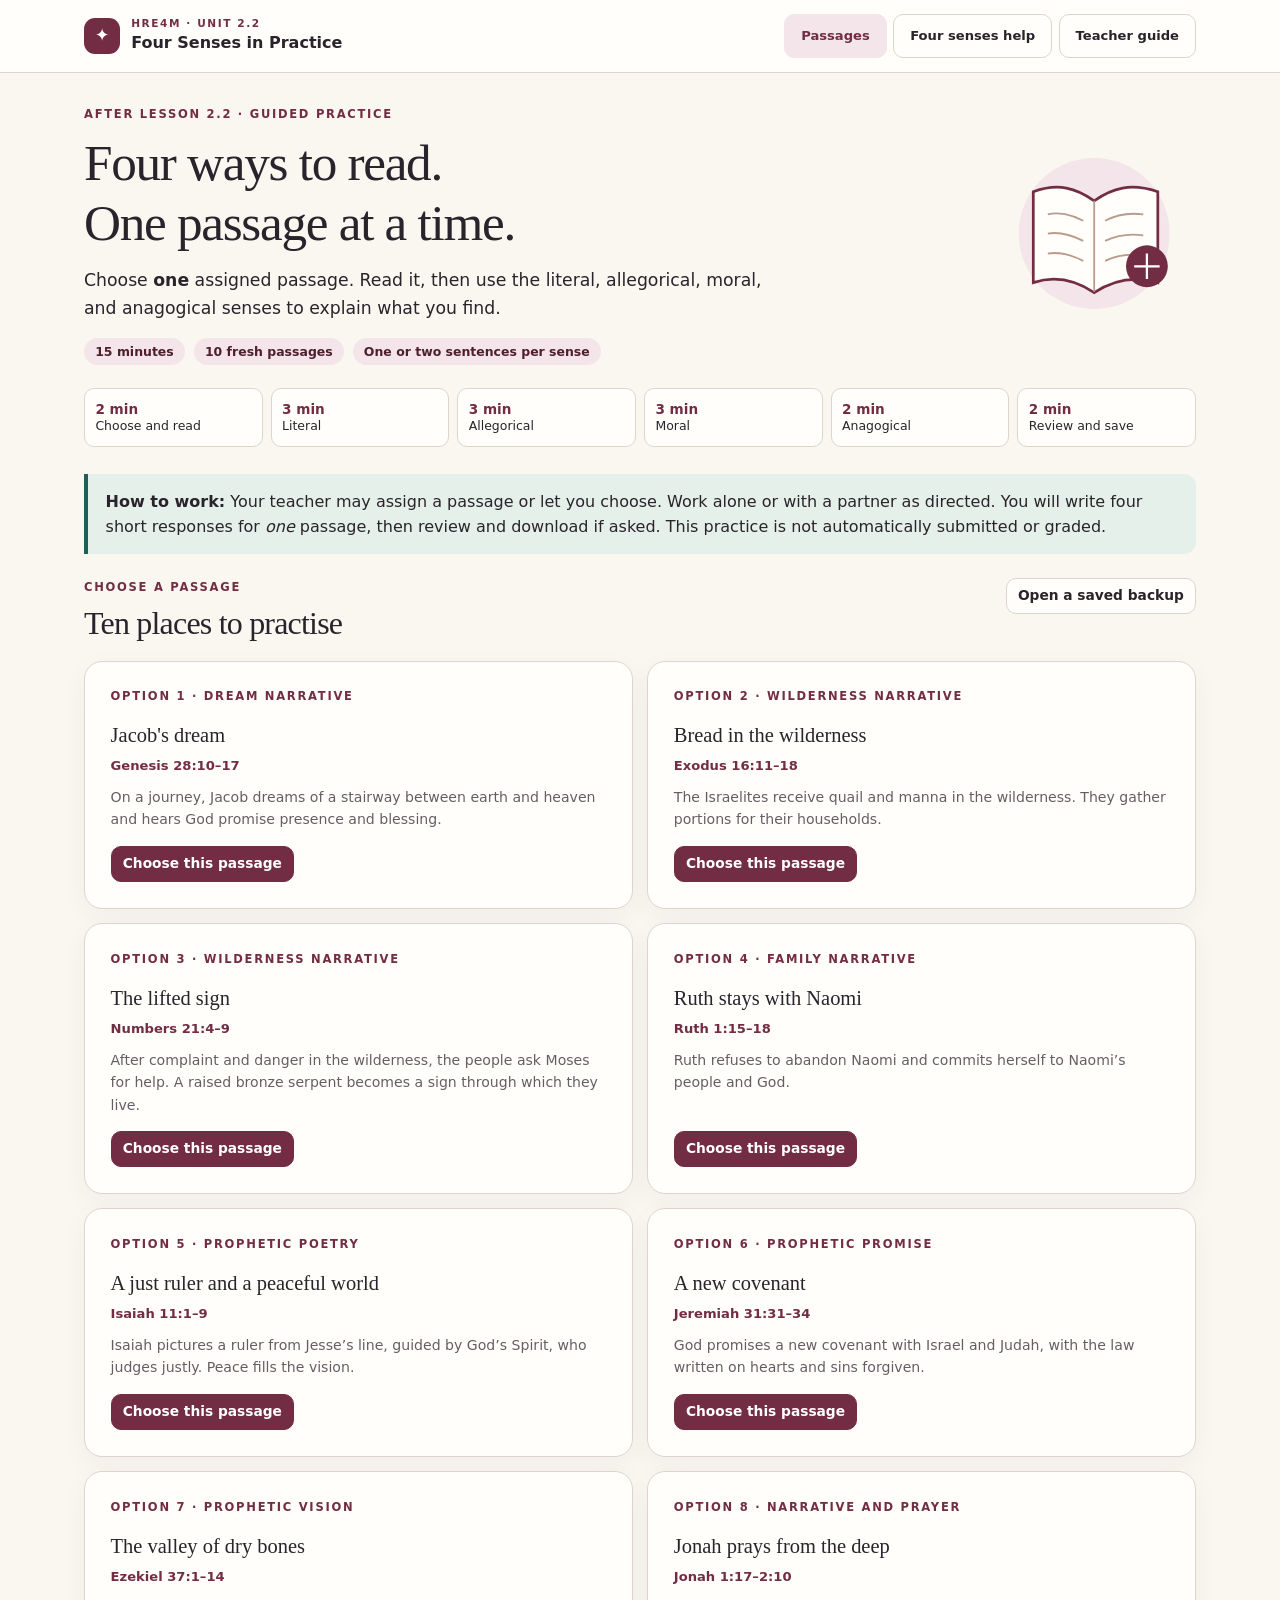
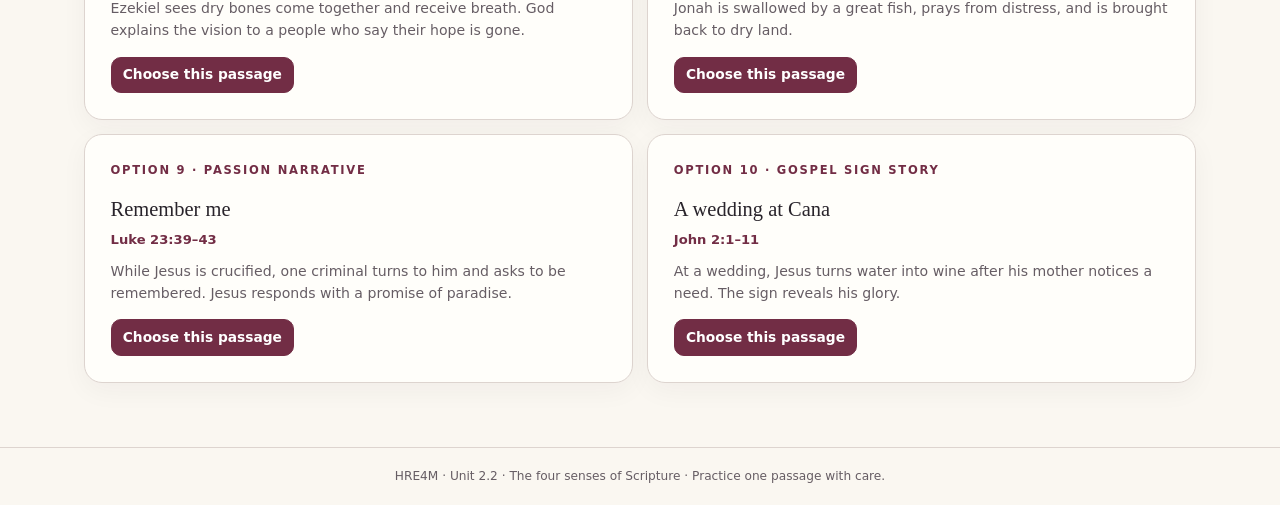
<file: unit-2/four-senses-in-practice/index.html>
<!doctype html>
<html lang="en-CA">
<head>
<meta charset="utf-8">
<meta name="viewport" content="width=device-width, initial-scale=1">
<meta name="color-scheme" content="light">
<meta name="description" content="A 15-minute HRE4M Unit 2.2 activity for practising the four senses of Scripture with ten fresh passage choices.">
<title>Four Senses in Practice · HRE4M Unit 2.2</title>
<style>:root{--paper:#faf7f1;--white:#fffefa;--ink:#29242b;--muted:#665d64;--wine:#722d45;--wine-dark:#501d31;--rose:#f3e5e9;--copper:#9c6946;--line:#ddd4cf;--teal:#225e58;--sage:#e6f0ea;font:16px/1.58 system-ui,-apple-system,"Segoe UI",sans-serif;color:var(--ink);background:var(--paper)}
*{box-sizing:border-box}body{margin:0}button,input,textarea,select{font:inherit}a{color:var(--wine);text-underline-offset:3px}button{cursor:pointer;border:1px solid var(--line);border-radius:10px;background:var(--white);color:var(--ink);padding:.65rem 1rem;font-weight:700}button:hover{border-color:var(--wine);background:#fff5f8}button:focus-visible,a:focus-visible,input:focus-visible,textarea:focus-visible,select:focus-visible,summary:focus-visible{outline:3px solid var(--teal);outline-offset:3px}button:disabled{opacity:.55;cursor:default}.primary{background:var(--wine);color:white;border-color:var(--wine)}.primary:hover{background:var(--wine-dark);color:white}.quiet{background:transparent;border-color:transparent}.small{font-size:.86rem;padding:.4rem .7rem}.skip{position:absolute;top:-5rem;left:1rem;background:white;padding:.7rem 1rem;z-index:30}.skip:focus{top:1rem}.masthead{background:var(--white);border-bottom:1px solid var(--line)}.topbar{max-width:1160px;margin:auto;padding:.9rem 1.5rem;display:flex;justify-content:space-between;align-items:center;gap:1rem}.brand{display:flex;align-items:center;gap:.7rem;color:var(--ink);text-decoration:none;font-weight:800;white-space:nowrap}.brandmark{display:grid;place-items:center;width:36px;height:36px;border-radius:11px;color:white;background:var(--wine);font-size:1.1rem}.brand small{display:block;color:var(--wine);font-size:.66rem;text-transform:uppercase;letter-spacing:.15em;line-height:1.2}.topbar nav{display:flex;gap:.4rem;flex-wrap:wrap}.topbar nav button{font-size:.82rem}.topbar nav button[aria-current=page]{background:var(--rose);color:var(--wine);border-color:var(--rose)}main{max-width:1160px;min-height:75vh;padding:2rem 1.5rem 4rem;margin:auto}h1,h2,h3,p{margin-top:0}h1,h2{font-family:Georgia,"Times New Roman",serif;line-height:1.17;letter-spacing:-.025em;font-weight:500}h1{font-size:clamp(2.2rem,4vw,3.5rem);margin-bottom:.9rem}h2{font-size:clamp(1.5rem,2.5vw,2rem)}h3{font-size:1.08rem;line-height:1.3}p{margin-bottom:1rem}.lead{font-size:1.08rem;max-width:700px}.eyebrow{color:var(--wine);font-size:.72rem;font-weight:800;letter-spacing:.15em;text-transform:uppercase;margin-bottom:.6rem}.muted{color:var(--muted)}.tiny{font-size:.82rem}.pillrow,.toolbar{display:flex;gap:.55rem;flex-wrap:wrap;align-items:center}.pill{display:inline-block;border-radius:99px;background:var(--rose);color:var(--wine-dark);font-weight:750;font-size:.78rem;padding:.24rem .7rem}.panel{background:var(--white);border:1px solid var(--line);border-radius:18px;padding:clamp(1.1rem,3vw,1.6rem);box-shadow:0 8px 27px #2918250b}.hero{display:grid;grid-template-columns:1fr 200px;align-items:center;gap:1.6rem;margin-bottom:1.4rem}.heroart{width:100%;max-height:190px}.callout{background:var(--sage);border-left:4px solid var(--teal);border-radius:0 12px 12px 0;padding:.9rem 1.1rem;margin:1.2rem 0}.callout p:last-child{margin-bottom:0}.route{display:grid;grid-template-columns:repeat(6,1fr);gap:.5rem;margin:1.3rem 0 1.7rem}.route span{padding:.7rem .65rem;border:1px solid var(--line);border-radius:10px;background:var(--white);font-size:.78rem;line-height:1.35}.route b{display:block;color:var(--wine);font-size:.85rem}.passagegrid{display:grid;grid-template-columns:repeat(2,minmax(0,1fr));gap:.9rem}.passagecard{display:flex;flex-direction:column;gap:.45rem}.passagecard h3{font-family:Georgia,serif;font-size:1.28rem;font-weight:500;margin:0}.passagecard p{font-size:.88rem;color:var(--muted);margin:.15rem 0 .5rem}.passagecard .ref{font-size:.82rem;font-weight:750;color:var(--wine)}.passagecard button{margin-top:auto;align-self:flex-start}.passagecard .saved{font-size:.75rem;color:var(--teal);font-weight:700}.sectionhead{display:flex;justify-content:space-between;gap:1rem;align-items:start;margin:1.5rem 0 .8rem}.sectionhead h2{margin-bottom:.3rem}.workspacehead{display:flex;justify-content:space-between;gap:1rem;align-items:start}.workspacehead h1{font-size:2.35rem}.workspacehead .toolbar{justify-content:flex-end}.workgrid{display:grid;grid-template-columns:minmax(0,1fr) 275px;gap:1.1rem;align-items:start}.sense-list{display:grid;gap:.9rem}.sense{position:relative}.sense header{display:flex;justify-content:space-between;align-items:baseline;gap:.6rem}.sense h2{font-size:1.45rem;margin-bottom:.45rem}.sense .time{font-size:.76rem;color:var(--muted);white-space:nowrap}.sense .question{font-weight:700;margin-bottom:.3rem}.sense .why{font-size:.88rem;color:var(--muted);margin-bottom:.75rem}.sense label{display:block;font-weight:700;font-size:.86rem;margin-bottom:.35rem}textarea,input[type=text],input[type=password],select{width:100%;border:1px solid #9a9097;border-radius:9px;background:white;color:var(--ink);padding:.7rem .78rem}textarea{resize:vertical;min-height:104px;line-height:1.5}textarea::placeholder,input::placeholder{color:#7a6b72;opacity:1}.wordline{text-align:right;color:var(--muted);font-size:.73rem;margin:.25rem 0 0}.desk{display:grid;gap:.85rem;position:sticky;top:1rem}.desk .panel{padding:1.1rem}.desk h3{font-family:Georgia,serif;font-weight:500;font-size:1.14rem;margin-bottom:.55rem}.desk p{font-size:.86rem}.desk ul{font-size:.85rem;padding-left:1.15rem;margin:.3rem 0}.desk li{margin:.28rem 0}.desk .ref{font-size:.85rem;font-weight:750;color:var(--wine)}.desk a{font-size:.83rem}.formrow{display:grid;grid-template-columns:1fr auto;align-items:end;gap:.7rem}.formrow label{display:block;font-weight:700;font-size:.85rem;margin-bottom:.3rem}.checklist label{display:flex;align-items:start;gap:.55rem;font-weight:500;margin:.6rem 0}.checklist input{margin-top:.3rem;accent-color:var(--wine)}.review{margin-top:1rem}.review h2{font-size:1.5rem}.review .toolbar{margin-top:1rem}.status{font-size:.78rem;color:var(--teal)}.status.error{color:#a12d42}.progress{height:7px;border-radius:99px;background:#e9e2e0;overflow:hidden;margin:.7rem 0}.progress>span{display:block;height:100%;background:var(--teal);width:0;transition:width .2s}.guidegrid{display:grid;grid-template-columns:repeat(2,minmax(0,1fr));gap:.9rem}.guidegrid .wide{grid-column:1/-1}.guidegrid h2{font-size:1.45rem}.guidegrid p{font-size:.92rem}.key{display:inline-block;min-width:5.5rem;font-weight:800;color:var(--wine)}details{border:1px solid var(--line);border-radius:10px;padding:.65rem .85rem;background:#fffcf9;margin:.7rem 0}summary{cursor:pointer;font-weight:700}details p{margin:.7rem 0 0;font-size:.88rem}.teachernote{background:var(--rose);padding:.8rem;border-radius:10px;margin:.6rem 0}.teachernote p{margin:0;font-size:.88rem}.sitefoot{text-align:center;padding:1.2rem;color:var(--muted);font-size:.76rem;border-top:1px solid var(--line)}#toast{position:fixed;bottom:1rem;right:1rem;max-width:330px;background:var(--wine-dark);color:white;padding:.8rem 1rem;border-radius:10px;box-shadow:0 10px 30px #0003;z-index:40}#toast[hidden]{display:none}#printSheet{display:none}.visuallyhidden{position:absolute;width:1px;height:1px;padding:0;margin:-1px;overflow:hidden;clip:rect(0,0,0,0);white-space:nowrap;border:0}
@media(max-width:850px){.workgrid{grid-template-columns:1fr}.desk{position:static;grid-template-columns:repeat(2,minmax(0,1fr))}.route{grid-template-columns:repeat(3,1fr)}}
@media(max-width:650px){.topbar{align-items:flex-start;flex-direction:column}.topbar nav button{padding:.48rem .65rem}.hero{grid-template-columns:1fr}.heroart{display:none}main{padding:1.35rem 1rem 2.5rem}.passagegrid,.guidegrid,.desk{grid-template-columns:1fr}.route{grid-template-columns:repeat(2,1fr)}.workspacehead{display:block}.workspacehead .toolbar{justify-content:flex-start;margin:.7rem 0}.formrow{grid-template-columns:1fr}.sectionhead{display:block}}
@media print{@page{size:letter;margin:.62in}.masthead,main,.sitefoot,#toast{display:none!important}body{background:white;color:#111}#printSheet{display:block!important;font:11pt/1.4 Georgia,serif}#printSheet h1{font-size:20pt}#printSheet h2{font-size:13pt;margin:1.15rem 0 .3rem;break-after:avoid}#printSheet p{margin:.2rem 0 .8rem;white-space:pre-wrap}#printSheet .meta{font:9pt/1.4 Arial,sans-serif;color:#444;border-bottom:1px solid #aaa;padding-bottom:.6rem}#printSheet .answer{min-height:1.5rem;break-inside:avoid}#printSheet .blank{color:#777;font-style:italic}}
.sense-guidance{margin:.9rem 0 1.05rem;padding:.7rem .9rem;border-left:3px solid var(--teal);border-radius:0 9px 9px 0;background:var(--sage)}.sense-guidance h3{margin:0 0 .35rem;font-size:.94rem}.sense-guidance p,.sense-guidance ol{margin:.25rem 0;font-size:.92rem}.sense-guidance ol{padding-left:1.3rem}.sense-guidance li+li{margin-top:.32rem}
</style>
</head>
<body>
<a class="skip" href="#main">Skip to activity</a>
<header class="masthead"><div class="topbar"><a class="brand" href="#" data-nav="choose"><span class="brandmark" aria-hidden="true">✦</span><span><small>HRE4M · Unit 2.2</small>Four Senses in Practice</span></a><nav aria-label="Main navigation"><button type="button" data-nav="choose" id="nav-choose">Passages</button><button type="button" data-nav="guide" id="nav-guide">Four senses help</button><button type="button" data-nav="teacher" id="nav-teacher">Teacher guide</button></nav></div></header>
<main id="main" tabindex="-1"></main>
<div id="printSheet" aria-hidden="true"></div>
<div id="toast" role="status" aria-live="polite" hidden></div>
<input id="importFile" type="file" accept=".json,application/json" hidden>
<footer class="sitefoot">HRE4M · Unit 2.2 · The four senses of Scripture · Practice one passage with care.</footer>
<script>const PASSAGES=[
{id:'jacob',title:"Jacob's dream",ref:'Genesis 28:10–17',genre:'Dream narrative',scene:'On a journey, Jacob dreams of a stairway between earth and heaven and hears God promise presence and blessing.',notice:'Notice the stairway, the promise, and Jacob’s response when he wakes.',bridge:'John 1:51',teacher:{literal:'Jacob dreams, hears God renew the family promise, and recognizes the place as holy (vv. 12–17).',allegorical:'John 1:51 reuses the image of angels ascending and descending, now in relation to the Son of Man. A Christian reading sees Jesus as the decisive meeting of heaven and earth.',moral:'Jacob’s surprise invites attentiveness to God’s presence even in an unfamiliar place; name a concrete practice rather than claiming every dream is a message.',anagogical:'The opened heaven can direct hope toward lasting communion with God.',caution:'Keep Jacob’s own covenant story and journey in view before making a Christ connection.'}},
{id:'manna',title:'Bread in the wilderness',ref:'Exodus 16:11–18',genre:'Wilderness narrative',scene:'The Israelites receive quail and manna in the wilderness. They gather portions for their households.',notice:'Notice who provides the food and what happens when people measure their portions.',bridge:'John 6:32–35',teacher:{literal:'God answers hunger with quail and manna; the people gather, and the measured amounts leave each with enough (vv. 13–18).',allegorical:'John 6:32–35 contrasts wilderness manna with the true bread from heaven, Jesus. Do not erase the first story’s concern for daily provision.',moral:'Trust and concern that everyone has enough can shape a specific response to scarcity.',anagogical:'The true bread of life can point beyond temporary food toward life with God.',caution:'Do not claim Exodus 16 itself explicitly describes the Eucharist; name the later Christian connection.'}},
{id:'serpent',title:'The lifted sign',ref:'Numbers 21:4–9',genre:'Wilderness narrative',scene:'After complaint and danger in the wilderness, the people ask Moses for help. A raised bronze serpent becomes a sign through which they live.',notice:'Notice the complaint, confession, raised sign, and response.',bridge:'John 3:14–15',teacher:{literal:'The people speak against God and Moses; after serpents bring death, they ask for prayer and look at the raised sign (vv. 4–9).',allegorical:'Jesus explicitly compares his being lifted up with Moses’ raised serpent in John 3:14–15.',moral:'Admitting wrong and turning toward help can be a specific moral response.',anagogical:'John 3:15 links Christ’s saving work with eternal life.',caution:'The bronze object is not an independent magical cure; attend to the story’s relationship with God.'}},
{id:'ruth',title:'Ruth stays with Naomi',ref:'Ruth 1:15–18',genre:'Family narrative',scene:'Ruth refuses to abandon Naomi and commits herself to Naomi’s people and God.',notice:'Notice Ruth’s promises and Naomi’s response.',bridge:'Matthew 1:5',teacher:{literal:'Ruth pledges to travel and live with Naomi and to share her people and God (vv. 16–17).',allegorical:'Matthew 1:5 places Ruth in Jesus’ ancestry. In the whole biblical story, her inclusion can suggest the reach of God’s saving plan beyond one people.',moral:'Loyal accompaniment can become a concrete act of care when someone is isolated.',anagogical:'Her welcome into a new people can invite a careful reflection on the gathering of all peoples with God.',caution:'Do not turn each person into a one-to-one symbol; keep Ruth’s real loyalty and the story’s context first.'}},
{id:'branch',title:'A just ruler and a peaceful world',ref:'Isaiah 11:1–9',genre:'Prophetic poetry',scene:'Isaiah pictures a ruler from Jesse’s line, guided by God’s Spirit, who judges justly. Peace fills the vision.',notice:'Notice the ruler’s treatment of the poor and the imagery of peace.',bridge:'Romans 15:12',teacher:{literal:'A poetic vision describes a Spirit-filled ruler from Jesse’s line and an order marked by justice and peace (vv. 1–9).',allegorical:'Romans 15:12 cites the root of Jesse in relation to the hope of the nations; Christians read the royal promise in light of Christ.',moral:'Fairness toward people with little power is a concrete response to the passage’s concern for justice.',anagogical:'The peaceable vision can direct hope toward God’s final renewal of creation.',caution:'The animal images are prophetic poetry; do not flatten them into a news report.'}},
{id:'covenant',title:'A new covenant',ref:'Jeremiah 31:31–34',genre:'Prophetic promise',scene:'God promises a new covenant with Israel and Judah, with the law written on hearts and sins forgiven.',notice:'Notice to whom the promise is first addressed and what God says will change.',bridge:'Luke 22:20',teacher:{literal:'Jeremiah announces a future covenant for Israel and Judah marked by inner knowledge of God and forgiveness (vv. 31–34).',allegorical:'At the Last Supper, Jesus calls the cup the new covenant in his blood (Luke 22:20).',moral:'Forgiveness and living God’s law from the heart can inform one specific choice.',anagogical:'The promise of knowing God can point toward complete communion with God.',caution:'Do not suggest God discarded Israel; the text names Israel and Judah as the first hearers.'}},
{id:'bones',title:'The valley of dry bones',ref:'Ezekiel 37:1–14',genre:'Prophetic vision',scene:'Ezekiel sees dry bones come together and receive breath. God explains the vision to a people who say their hope is gone.',notice:'Read God’s explanation in verses 11–14 before deciding what the vision means.',bridge:'1 Corinthians 15:20–22',teacher:{literal:'The vision dramatizes God’s promise to restore a despairing, exiled people; verses 11–14 explain the symbol.',allegorical:'In light of Christ’s resurrection, Christians can see a wider hope for life beyond death, while preserving the vision’s first meaning for Israel.',moral:'A practical response is to support someone whose hope is exhausted, without pretending suffering is easy.',anagogical:'Christ’s resurrection gives a ground for hope in the final raising of the dead (1 Corinthians 15:20–22).',caution:'Do not treat the bones as a video recording of a mass resurrection; this is a vision with an explanation.'}},
{id:'jonah',title:'Jonah prays from the deep',ref:'Jonah 1:17–2:10',genre:'Narrative and prayer',scene:'Jonah is swallowed by a great fish, prays from distress, and is brought back to dry land.',notice:'Notice the change between Jonah’s danger, prayer, and deliverance.',bridge:'Matthew 12:40',teacher:{literal:'The story places Jonah in a fish; his prayer describes distress and deliverance, and the fish releases him (1:17; 2:1–10).',allegorical:'Jesus uses Jonah’s time in the fish as a sign related to his own death and resurrection (Matthew 12:40).',moral:'Prayer and turning toward God in trouble can be a response, while remembering that the story does not promise instant rescue from every danger.',anagogical:'The movement from the depths to life can direct hope toward resurrection through Christ.',caution:'Notice the prayer’s poetic language; do not confuse its imagery with a travel log.'}},
{id:'cross',title:'Remember me',ref:'Luke 23:39–43',genre:'Passion narrative',scene:'While Jesus is crucified, one criminal turns to him and asks to be remembered. Jesus responds with a promise of paradise.',notice:'Notice the contrast between the two speakers and Jesus’ reply.',bridge:'Revelation 21:3–4',teacher:{literal:'One criminal mocks Jesus; the other admits guilt and asks Jesus to remember him; Jesus promises paradise (vv. 39–43).',allegorical:'The scene reveals Christ’s saving mercy at the cross. Explain how the event fits the Christian story of salvation rather than inventing a hidden symbol.',moral:'A concrete response is to recognize wrongdoing and offer mercy rather than decide someone is beyond hope.',anagogical:'Jesus’ promise directs attention explicitly to life with him beyond death.',caution:'Do not turn this one scene into a claim that choices and justice never matter.'}},
{id:'cana',title:'A wedding at Cana',ref:'John 2:1–11',genre:'Gospel sign story',scene:'At a wedding, Jesus turns water into wine after his mother notices a need. The sign reveals his glory.',notice:'Notice the jars, Mary’s direction to the servants, and the disciples’ response.',bridge:'Revelation 19:7–9',teacher:{literal:'At a wedding feast, Jesus directs servants to fill water jars; the water becomes wine, and the disciples believe (vv. 1–11).',allegorical:'John calls this a sign that reveals Jesus’ glory. Christian readers can see the generous gift as a sign of new life in Christ.',moral:'Mary’s instruction to listen to Jesus and the servants’ faithful action can suggest attentive service in a real need.',anagogical:'The wedding feast can invite a careful connection to the final joy of the Lamb’s banquet (Revelation 19:7–9).',caution:'Do not say the passage explicitly describes Heaven or reduce it to a lesson about beverages.'}}
];

const APP_ID='hre4m-u2-2-four-senses', STORAGE_KEY=APP_ID+'-v1';
const PASSAGE_GUIDANCE = {
  jacob: {
    allegorical: {
      reference: 'John 1:51',
      find: 'In Genesis 28:12, mark what the angels do. Find the same action in John.',
      connect: 'Identify where the angels are moving in Genesis and who is at the centre of the image in John. What might that change suggest about Jesus?'
    },
    moral: {
      find: 'Compare what God says in verse 15 with what Jacob notices when he wakes in verse 16.',
      connect: 'Think of a situation where someone is far from home or in unfamiliar surroundings. What could you do in that situation because of the detail you chose?'
    },
    anagogical: {
      find: 'List two things God promises in verse 15. Pick one that could help you picture a hope beyond the end of Jacob’s trip.',
      connect: 'If that part of the promise were fulfilled completely, what would life with God be like? Explain how the verse led you there.'
    }
  },
  manna: {
    allegorical: {
      reference: 'John 6:32–35',
      find: 'Mark who provides food in Exodus 16:12–15. Then look for the giver and the gift in John.',
      connect: 'Where does Jesus place himself in the comparison? Explain what the wilderness story helps you understand about him.'
    },
    moral: {
      find: 'Read Exodus 16:16–18. Look at what each person is told to gather and what happens when it is measured.',
      connect: 'Picture a group with a limited supply of something it needs. Choose one way to decide how much each person gets. Explain which detail shaped your choice.'
    },
    anagogical: {
      reference: 'John 6:49–51',
      find: 'Compare what happened to the people who ate manna with what Jesus promises in John. Mark the words that tell you how long each gift sustains life.',
      connect: 'What kind of life with God does that comparison open up? Describe it in your own words.'
    }
  },
  serpent: {
    allegorical: {
      reference: 'John 3:14–15',
      find: 'Read Numbers 21:8–9 and John together. Identify what or who is lifted up in each passage.',
      connect: 'Compare how people respond and what follows. Use that pattern to explain why Jesus brings up Moses’ story.'
    },
    moral: {
      find: 'In Numbers 21:7, identify what the people say and what they ask Moses to do.',
      connect: 'Imagine someone realizes they have caused harm in a group. Choose one first step they could take and connect it to the sequence you noticed.'
    },
    anagogical: {
      reference: 'John 3:14–15',
      find: 'Read the ending of Numbers 21:9 and then the end of John 3:15. Notice the words each uses for the life being offered.',
      connect: 'What hope does John describe beyond surviving a danger? Explain how the comparison helps you see the difference.'
    }
  },
  ruth: {
    allegorical: {
      reference: 'Matthew 1:1–5',
      find: 'Notice what Ruth commits herself to in Ruth 1:16. In Matthew, read whose family line is being traced and find Ruth’s name.',
      connect: 'Ruth comes from Moab. Why might her presence in this family line matter for the story of Jesus and God’s saving plan?'
    },
    moral: {
      find: 'Choose one part of Ruth’s commitment in verses 16–17. What does it ask of her in that moment?',
      connect: 'Think of a person facing a difficult change. Describe one action that would put the same kind of commitment into practice and explain how.'
    },
    anagogical: {
      reference: 'Revelation 7:9–10',
      find: 'Find what Ruth says about belonging in Ruth 1:16. Then look at where the worshippers in Revelation come from.',
      connect: 'How could the picture in Revelation help you imagine belonging with God on a larger scale? Explain the link to Ruth’s words.'
    }
  },
  branch: {
    allegorical: {
      reference: 'Romans 15:12',
      find: 'Find Jesse’s name in both readings. In Isaiah 11:2–4, pick one quality or action of the promised ruler.',
      connect: 'Notice who looks to that ruler in Romans. What does the quality you chose help Christians understand about Christ’s kingship?'
    },
    moral: {
      find: 'In Isaiah 11:3–4, compare how the ruler judges with what someone could decide by appearances alone.',
      connect: 'Think of a decision at school where someone could be overlooked. What would you do before deciding, based on the ruler’s example?'
    },
    anagogical: {
      find: 'Choose one image from Isaiah 11:6–9. Describe what is different about the world in that image.',
      connect: 'What might that picture help us hope for when God’s work in creation is complete? Use the image to support your idea.'
    }
  },
  covenant: {
    allegorical: {
      reference: 'Luke 22:20',
      find: 'Read Jeremiah 31:31–34 and identify who receives the promise. Then find the phrase Jesus repeats over the cup in Luke.',
      connect: 'What does Jesus connect that phrase to at the meal? Explain what the link adds to a Christian reading of the promise.'
    },
    moral: {
      find: 'Find where God says the law will be written in Jeremiah 31:33. Think about how that image might shape a decision.',
      connect: 'Choose a moment when nobody is checking what you do. What choice could show that you have taken God’s teaching to heart?'
    },
    anagogical: {
      find: 'In Jeremiah 31:34, look at what everyone will know and what God says about their sins.',
      connect: 'Choose one of those promises. What would the completed relationship between God and the people be like if that promise were fully realized?'
    }
  },
  bones: {
    allegorical: {
      reference: '1 Corinthians 15:20–22',
      find: 'Use Ezekiel 37:11–14 to identify who the bones represent. Then find what Paul says has happened to Christ.',
      connect: 'Trace the movement from the starting situation to what God does in each reading. What makes the vision a fitting image to read alongside Christ’s story?'
    },
    moral: {
      find: 'Compare what the people say about themselves in Ezekiel 37:11 with what God says he will do in verses 12–14.',
      connect: 'Think of a person who feels defeated after a setback. What is one realistic thing you could do alongside them that follows from the change you noticed?'
    },
    anagogical: {
      reference: '1 Corinthians 15:20–23',
      find: 'In Paul’s description, mark what happens first and who is mentioned next. Keep Ezekiel’s image of life returning in view.',
      connect: 'What future does Paul invite people who belong to Christ to hope for? Explain how the image from Ezekiel helps you picture it.'
    }
  },
  jonah: {
    allegorical: {
      reference: 'Matthew 12:40',
      find: 'Compare Jonah 1:17 with Jesus’ words in Matthew. Identify the time detail that appears in both.',
      connect: 'What experience of the Son of Man is Jesus asking his hearers to connect with Jonah’s experience? Explain the parallel in your own words.'
    },
    moral: {
      find: 'In Jonah 2:1–3, notice what Jonah does while he is still in distress. Find a phrase from his prayer that stands out to you.',
      connect: 'Imagine an ordinary situation where you feel stuck. What first step could you take that reflects the part of Jonah’s prayer you chose?'
    },
    anagogical: {
      find: 'Trace where Jonah is at the beginning and where he ends up. Recall the connection you made to Jesus’ story in the allegorical step.',
      connect: 'Use that connection to consider what hope people have in the face of death. How does that hope reach beyond Jonah’s return to land?'
    }
  },
  cross: {
    allegorical: {
      find: 'Compare what the two men ask of Jesus in Luke 23:39 and 42. Then look at how Jesus replies in verse 43.',
      connect: 'What does Jesus’ reply reveal about the kind of saving work he can do, even while he is on the cross?'
    },
    moral: {
      find: 'Look at what the second man admits in verses 40–42 and how Jesus responds in verse 43.',
      connect: 'Choose either the man’s honesty or Jesus’ response as your starting point. What could you say or do in a situation where someone has caused harm?'
    },
    anagogical: {
      reference: 'Revelation 21:3–4',
      find: 'In Luke 23:43, identify who Jesus says the man will be with. In Revelation, look for who dwells with the people and what changes for them.',
      connect: 'Use one detail from each reading to describe the future hope they help you picture.'
    }
  },
  cana: {
    allegorical: {
      find: 'Follow what happens to the water in John 2:7–10. Then find what John says the sign reveals in verse 11.',
      connect: 'Choose a detail about what Jesus gives or how people respond. Explain what that detail helps you understand about Jesus and the life he offers.'
    },
    moral: {
      find: 'Look at what Mary notices in John 2:3–5 and how the servants respond in verses 7–8. Choose one of their actions.',
      connect: 'Picture an everyday situation where something has gone wrong. What could you do that follows the example you chose?'
    },
    anagogical: {
      reference: 'Revelation 19:7–9',
      find: 'Name the kind of celebration in John 2. In Revelation, find whose celebration it is and notice what the guests are invited to do.',
      connect: 'What future with God might the celebration help us picture? Explain why a wedding feast is a fitting image for the hope you describe.'
    }
  }
};

const SENSES=[
 {key:'literal',name:'Literal',time:'3 min',tag:'Start with the text',question:'What does this passage communicate in its own setting and genre?',why:'Use one detail and its verse number to explain the passage’s meaning in your own words.',placeholder:'The passage shows ___. I see this in verse ___ when ___.'},
 {key:'allegorical',name:'Allegorical',time:'3 min',tag:'Read in light of Christ',question:'How can this passage connect to Christ, the Church, or God’s saving plan?',why:'Explain how a detail in the passage supports your connection. If you use two readings, name a detail from each.',placeholder:'I noticed ___ in verse ___. This connects to Christ or God’s saving work because ___.'},
 {key:'moral',name:'Moral',time:'3 min',tag:'Choose a response',question:'What concrete way of living does this passage invite?',why:'Name one action a person could take today and explain which part of the passage led you to it.',placeholder:'In this situation, I could ___. That follows from verse ___ because ___.'},
 {key:'anagogical',name:'Anagogical',time:'2 min',tag:'Look toward our destiny',question:'What hope about life with God or the final fulfilment of God’s plan does this suggest?',why:'Describe a lasting hope with God. Show which image, promise, or event supports your reading.',placeholder:'The detail ___ helps me picture ___ when God’s plan is fulfilled.'}
];
const CHECKS=[
 ['literal','My literal answer describes the passage’s own meaning and names a detail.'],
 ['allegorical','My Christ or faith connection grows from the text or a linked passage.'],
 ['moral','My moral answer names a specific response today.'],
 ['anagogical','My final answer concerns lasting life with God, not only today’s action.']
];
const $=q=>document.querySelector(q);
const esc=s=>String(s??'').replace(/[&<>"']/g,c=>({'&':'&amp;','<':'&lt;','>':'&gt;','"':'&quot;',"'":'&#39;'}[c]));
const passage=id=>PASSAGES.find(p=>p.id===id);
const reading=ref=>'https://www.biblegateway.com/passage/?search='+encodeURIComponent(ref.replace(/–/g,'-'))+'&version=NRSVCE';
const notes=p=>'https://bible.usccb.org/bible/'+({'jacob':'genesis/28','manna':'exodus/16','serpent':'numbers/21','ruth':'ruth/1','branch':'isaiah/11','covenant':'jeremiah/31','bones':'ezekiel/37','jonah':'jonah/2','cross':'luke/23','cana':'john/2'}[p.id]);
const link=(url,label)=>`<a href="${esc(url)}" target="_blank" rel="noopener noreferrer">${esc(label)} <span aria-hidden="true">↗</span><span class="visuallyhidden"> (opens a new tab)</span></a>`;
let state={appId:APP_ID,version:1,view:'choose',selected:'',names:'',works:{}};
let storageOK=true,teacherUnlocked=false,toastTimer;
function validate(raw){
 if(!raw||raw.appId!==APP_ID||raw.version!==1||!raw.works||typeof raw.works!=='object'||Array.isArray(raw.works))throw Error('This is not a Four Senses in Practice backup.');
 const clean={appId:APP_ID,version:1,view:['choose','work','guide','teacher'].includes(raw.view)?raw.view:'choose',selected:passage(raw.selected)?raw.selected:'',names:typeof raw.names==='string'?raw.names.slice(0,150):'',works:{}};
 for(const p of PASSAGES){const w=raw.works[p.id];if(!w||typeof w!=='object'||Array.isArray(w))continue;const answers={},checks={};for(const s of SENSES)answers[s.key]=typeof w.answers?.[s.key]==='string'?w.answers[s.key].slice(0,6000):'';for(const [key] of CHECKS)checks[key]=w.checks?.[key]===true;clean.works[p.id]={answers,checks,updatedAt:typeof w.updatedAt==='string'?w.updatedAt:null};}
 if(clean.view==='work'&&!clean.selected)clean.view='choose';
 return clean;
}
try{const saved=localStorage.getItem(STORAGE_KEY);if(saved)state=validate(JSON.parse(saved));}catch(e){storageOK=false;}
function work(p=passage(state.selected)){if(!p)return null;if(!state.works[p.id])state.works[p.id]={answers:{},checks:{},updatedAt:null};return state.works[p.id];}
function count(w=work()){return w?SENSES.filter(s=>(w.answers[s.key]||'').trim()).length:0;}
function save(touch=false){if(touch&&work())work().updatedAt=new Date().toISOString();try{localStorage.setItem(STORAGE_KEY,JSON.stringify(state));storageOK=true;}catch(e){storageOK=false;}updateStatus();}
function toast(message){clearTimeout(toastTimer);$('#toast').textContent=message;$('#toast').hidden=false;toastTimer=setTimeout(()=>$('#toast').hidden=true,4000);}
function nav(view){state.view=view;save();render(true);}
function select(id){if(!passage(id))return;state.selected=id;state.view='work';work();save();render(true);}
function route(){return`<div class="route" aria-label="15-minute route"><span><b>2 min</b>Choose and read</span><span><b>3 min</b>Literal</span><span><b>3 min</b>Allegorical</span><span><b>3 min</b>Moral</span><span><b>2 min</b>Anagogical</span><span><b>2 min</b>Review and save</span></div>`;}
const art=`<svg class="heroart" viewBox="0 0 220 190" fill="none" aria-hidden="true"><circle cx="108" cy="93" r="83" fill="#f3e5e9"/><path d="M41 47c28-10 47-4 67 10 20-14 40-20 70-10v100c-27-8-49-3-70 11-21-14-43-19-67-11V47Z" fill="#fffefa" stroke="#722d45" stroke-width="3"/><path d="M108 57v100M57 72c11-3 26 0 39 7m-39 14c12-2 27 2 39 8m-39 14c12-2 25 1 39 8m24-44c13-7 28-9 42-7m-42 29c13-6 28-8 42-6m-42 28c13-6 28-8 42-6" stroke="#ba9b8c" stroke-width="2"/><circle cx="166" cy="129" r="23" fill="#722d45"/><path d="M166 115v28m-14-14h28" stroke="white" stroke-width="2.5"/></svg>`;
function chooseView(){return`<section class="hero"><div><p class="eyebrow">After Lesson 2.2 · Guided practice</p><h1>Four ways to read.<br>One passage at a time.</h1><p class="lead">Choose <strong>one</strong> assigned passage. Read it, then use the literal, allegorical, moral, and anagogical senses to explain what you find.</p><div class="pillrow"><span class="pill">15 minutes</span><span class="pill">10 fresh passages</span><span class="pill">One or two sentences per sense</span></div></div>${art}</section>${route()}<div class="callout"><p><strong>How to work:</strong> Your teacher may assign a passage or let you choose. Work alone or with a partner as directed. You will write four short responses for <em>one</em> passage, then review and download if asked. This practice is not automatically submitted or graded.</p></div><div class="sectionhead"><div><p class="eyebrow">Choose a passage</p><h2>Ten places to practise</h2></div><button data-action="import" class="small">Open a saved backup</button></div><div class="passagegrid">${PASSAGES.map((p,i)=>`<article class="panel passagecard"><span class="eyebrow">Option ${i+1} · ${esc(p.genre)}</span><h3>${esc(p.title)}</h3><span class="ref">${esc(p.ref)}</span><p>${esc(p.scene)}</p>${state.works[p.id]&&SENSES.some(s=>(state.works[p.id].answers?.[s.key]||'').trim())?'<span class="saved">Saved notes</span>':''}<button class="primary small" data-select="${p.id}">${state.selected===p.id?'Continue this passage':'Choose this passage'}</button></article>`).join('')}</div>`;}
function senseGuidance(p, key) {
  if (key === 'literal') {
    return `<div class="sense-guidance">
      <h3>Read and mark a detail</h3>
      <p>${link(reading(p.ref), p.ref + ' · NRSV Catholic Edition')}</p>
      <p>${esc(p.notice)} Pick one detail that helps explain the scene, poem, or vision as a whole.</p>
    </div>`;
  }
  const guidance = PASSAGE_GUIDANCE[p.id][key];
  return `<div class="sense-guidance">
    <h3>Work through the connection</h3>
    ${guidance.reference ? `<p>${link(reading(guidance.reference), 'Read ' + guidance.reference)}</p>` : ''}
    <ol>
      <li>${esc(guidance.find)}</li>
      <li>${esc(guidance.connect)}</li>
    </ol>
  </div>`;
}

function senseCard(s, w) {
  const p = passage(state.selected);
  const answer = w.answers[s.key] || '';
  const wordCount = answer.trim() ? answer.trim().split(/\s+/).length : 0;
  return `<section class="panel sense" id="sense-${s.key}">
    <header><p class="eyebrow">${esc(s.tag)}</p><span class="time">${esc(s.time)}</span></header>
    <h2>${esc(s.name)} sense</h2>
    <p class="question" id="question-${s.key}">${esc(s.question)}</p>
    ${senseGuidance(p, s.key)}
    <p class="why">${esc(s.why)}</p>
    <label for="answer-${s.key}">Your ${esc(s.name.toLowerCase())} response</label>
    <textarea id="answer-${s.key}" data-answer="${s.key}" aria-describedby="question-${s.key}" rows="3" maxlength="6000" placeholder="${esc(s.placeholder)}">${esc(answer)}</textarea>
    <p class="wordline"><span data-word="${s.key}">${wordCount}</span> words · brief notes are enough</p>
  </section>`;
}
function workView(){const p=passage(state.selected);if(!p)return chooseView();const w=work(p);return`<div class="workspacehead"><div><p class="eyebrow">Your passage · ${esc(p.genre)}</p><h1>${esc(p.title)}</h1><p class="lead">${esc(p.ref)} · Work through all four senses in order.</p></div><div class="toolbar"><button data-nav="choose" class="small">Switch passage</button><button data-action="backup" class="small">Save a backup</button></div></div><div class="workgrid"><div><section class="panel" style="margin-bottom:.9rem"><div class="formrow"><div><label for="names">Name(s) for your response file</label><input id="names" type="text" maxlength="150" value="${esc(state.names)}" placeholder="Enter your name, or both names if working with a partner"></div><span class="status" id="saveStatus"></span></div><div class="progress" role="progressbar" aria-label="Responses recorded" aria-valuemin="0" aria-valuemax="4" aria-valuenow="${count(w)}"><span id="progressFill" style="width:${count(w)*25}%"></span></div><p class="tiny muted" id="progressText" style="margin:0">${count(w)} of 4 responses recorded</p></section><div class="sense-list">${SENSES.map(s=>senseCard(s,w)).join('')}</div><section class="panel review"><p class="eyebrow">Final two minutes</p><h2>Check your four answers</h2><p class="tiny muted">Tick these when you have checked your work. You can download a draft at any time.</p><div class="checklist">${CHECKS.map(([key,label])=>`<label><input type="checkbox" data-check="${key}" ${w.checks[key]?'checked':''}><span>${esc(label)}</span></label>`).join('')}</div><div class="toolbar"><button class="primary" data-action="download">Download my responses</button><button data-action="print">Print / Save as PDF</button><button data-action="backup">Save a backup</button></div><p class="tiny muted" style="margin:.7rem 0 0">The text and print copies are for reading or submission; keep the .json backup if you need to edit on another device.</p></section></div><aside class="desk" aria-label="Reading and help"><section class="panel"><p class="eyebrow">Read first · 2 min</p><h3>${esc(p.title)}</h3><p class="ref">${esc(p.ref)}</p><p>${esc(p.scene)}</p><p><strong>Notice:</strong> ${esc(p.notice)}</p><div class="toolbar">${link(reading(p.ref),'Read NRSV Catholic Edition')}${link(notes(p),'USCCB context notes')}</div><p class="tiny muted" style="margin:.7rem 0 0">Use your class NRSV if a link is unavailable. USCCB notes use a different translation.</p></section><section class="panel"><h3>Need a careful connection?</h3><p>Start with this passage’s own meaning. Then, if helpful, compare ${link(reading(p.bridge),p.bridge)}. A cross-reference is a clue to test, not an answer to copy.</p><button data-nav="guide" class="small">Review the four senses</button></section><section class="panel"><h3>Your save</h3><p class="status" id="sideSave"></p><p class="tiny muted">Answers save in this browser. Use Save a backup before changing devices or clearing browser data.</p><button data-action="import" class="small">Open a backup</button></section></aside></div>`;}
function guideView(){return`<p class="eyebrow">A short reminder</p><h1>The four senses work together.</h1><p class="lead">The literal sense asks what the human author meant. The three spiritual senses build from that foundation. A thoughtful connection should fit the passage and the whole Christian story.</p><div class="guidegrid"><section class="panel"><h2>1. Literal</h2><p><span class="key">Ask:</span> What does the text say and mean in its own genre and setting?</p><p>Notice who speaks, what happens, and what kind of writing this is. A vision can use images without being a photograph.</p></section><section class="panel"><h2>2. Allegorical</h2><p><span class="key">Ask:</span> How can this point to Christ, the Church, or salvation?</p><p>Use a real detail and, where helpful, a related passage. Do not invent a secret meaning for every object.</p></section><section class="panel"><h2>3. Moral</h2><p><span class="key">Ask:</span> How should we live in response?</p><p>Give one specific action that follows from the passage. This is about life today.</p></section><section class="panel"><h2>4. Anagogical</h2><p><span class="key">Ask:</span> What final hope with God does it suggest?</p><p>Think about lasting communion with God, resurrection, or the fulfilment of God’s plan. This is about our ultimate destiny.</p></section><section class="panel wide"><h2>Sources and saving</h2><p>The method follows ${link('https://www.vatican.va/content/catechism/en/part_one/section_one/chapter_two/article_3/iii_the_holy_spirit,_interpreter_of_scripture.html','Catechism of the Catholic Church 109–119')}, especially 115–118. Passage links request the NRSV Catholic Edition; USCCB notes give context in the NABRE translation. Passage summaries and teacher prompts are paraphrases.</p><p>Your work stays in this browser. A backup .json file can restore editing on another device. A .txt response or printout cannot restore editing. No account, upload, or automatic submission is built into this activity.</p><div class="toolbar"><button class="primary" data-nav="${state.selected?'work':'choose'}">${state.selected?'Return to my passage':'Choose a passage'}</button><button data-action="backup">Save a backup</button><button data-action="import">Open a backup</button><button data-action="clear" class="quiet">Clear saved work</button></div></section></div>`;}
function teacherLock(){return`<section class="panel" style="max-width:560px;margin:2rem auto"><p class="eyebrow">Teacher reference</p><h1>Teacher guide</h1><p>Enter the teacher PIN to view facilitation notes and possible readings.</p><form id="teacherUnlockForm"><label for="teacherPin" style="font-weight:700">Teacher PIN</label><input id="teacherPin" type="password" inputmode="numeric" pattern="[0-9]{4}" maxlength="4" autocomplete="off" required aria-describedby="teacherPinError" style="margin:.4rem 0"><p id="teacherPinError" role="alert" style="color:#a12d42"></p><div class="toolbar"><button class="primary" type="submit">Unlock guide</button><button data-nav="choose" type="button">Return to passages</button></div></form></section>`;}
function teacherNotes(p){if(!p)return'';const t=p.teacher;return`<p class="eyebrow">${esc(p.genre)} · ${esc(p.ref)}</p><h2>${esc(p.title)}</h2><p><strong>Literal:</strong> ${esc(t.literal)}</p><p><strong>Allegorical:</strong> ${esc(t.allegorical)}</p><p><strong>Moral:</strong> ${esc(t.moral)}</p><p><strong>Anagogical:</strong> ${esc(t.anagogical)}</p><div class="teachernote"><p><strong>Watch for:</strong> ${esc(t.caution)}</p></div><p class="tiny">${link(reading(p.ref),'Read passage')} · ${link(reading(p.bridge),'Possible connection: '+p.bridge)}</p>`;}
function teacherView(){const p=passage($('#teacherSelect')?.value)||passage(state.selected)||PASSAGES[0];return`<div class="workspacehead"><div><p class="eyebrow">Teacher reference · Formative practice</p><h1>Facilitate, then compare.</h1><p class="lead">Assign one passage per student or pair. The route totals 15 minutes; allow extra time for whole-class discussion.</p></div><button data-action="lock" class="small">Lock teacher guide</button></div><div class="guidegrid"><section class="panel"><h2>A 15-minute route</h2><ol><li>Choose and read: 2 min.</li><li>Literal: 3 min.</li><li>Allegorical: 3 min.</li><li>Moral: 3 min.</li><li>Anagogical: 2 min.</li><li>Review and save: 2 min.</li></ol><p class="tiny">One or two sentences per sense are enough. Ask each student or pair to name a verse detail before drawing a spiritual connection.</p></section><section class="panel"><h2>Debrief questions</h2><ol><li>Which detail anchored your literal reading?</li><li>How does your Christ connection fit the passage?</li><li>How is today’s moral action different from eternal hope?</li><li>Where is your reading tentative, and what would you check next?</li></ol><p class="tiny">The examples below are possible directions, not a single answer key. Do not grade personal religious assent.</p></section><section class="panel wide"><label for="teacherSelect" style="font-weight:700">Passage discussion notes</label><select id="teacherSelect" style="margin:.4rem 0 1rem">${PASSAGES.map(q=>`<option value="${q.id}" ${q.id===p.id?'selected':''}>${esc(q.title)} · ${esc(q.ref)}</option>`).join('')}</select><div id="teacherNotes">${teacherNotes(p)}</div></section></div>`;}
function render(focus=false){if(state.view==='work'&&!passage(state.selected))state.view='choose';const main=$('#main');main.innerHTML=state.view==='choose'?chooseView():state.view==='work'?workView():state.view==='guide'?guideView():teacherUnlocked?teacherView():teacherLock();for(const v of['choose','guide','teacher']){const n=$('#nav-'+v);if(state.view===v)n.setAttribute('aria-current','page');else n.removeAttribute('aria-current');}updateStatus();if(focus){window.scrollTo(0,0);main.focus({preventScroll:true});}}
function updateStatus(){const w=work();const n=count(w);const bar=$('#progressFill');if(bar){bar.style.width=n*25+'%';bar.parentElement.setAttribute('aria-valuenow',String(n));}if($('#progressText'))$('#progressText').textContent=n+' of 4 responses recorded';const message=storageOK?'Saved in this browser':'Browser saving unavailable. Download a backup.';for(const el of document.querySelectorAll('#saveStatus,#sideSave')){el.textContent=message;el.classList.toggle('error',!storageOK);}}
function downloadFile(name,contents,type){const blob=new Blob([contents],{type:type+';charset=utf-8'}),url=URL.createObjectURL(blob),a=document.createElement('a');a.href=url;a.download=name;document.body.appendChild(a);a.click();a.remove();setTimeout(()=>URL.revokeObjectURL(url),10000);}
function backup(){save();downloadFile('four-senses-backup.json',JSON.stringify({...state,exportedAt:new Date().toISOString()},null,2),'application/json');toast('Backup downloaded. Keep the .json file to continue editing elsewhere.');}
function responseText(){const p=passage(state.selected);if(!p)return'';const w=work(p);return['FOUR SENSES IN PRACTICE · HRE4M UNIT 2.2','Name(s): '+(state.names.trim()||'[Not supplied]'),'Passage: '+p.title+' · '+p.ref,'Reading: '+reading(p.ref),'','LITERAL',w.answers.literal?.trim()||'[Not recorded]','','ALLEGORICAL',w.answers.allegorical?.trim()||'[Not recorded]','','MORAL',w.answers.moral?.trim()||'[Not recorded]','','ANAGOGICAL',w.answers.anagogical?.trim()||'[Not recorded]','','SELF-CHECK',...CHECKS.map(([key,label])=>(w.checks[key]?'[x] ':'[ ] ')+label),'','This text copy cannot restore progress. Save a .json backup to keep editing.'].join('\n');}
function preparePrint(){const p=passage(state.selected);if(!p){$('#printSheet').innerHTML='<h1>Four Senses in Practice</h1><p>Choose a passage before printing.</p>';return;}const w=work(p);$('#printSheet').innerHTML=`<h1>Four Senses in Practice</h1><p class="meta">HRE4M Unit 2.2 · ${esc(p.title)} · ${esc(p.ref)}<br>Name(s): ${esc(state.names||'________________________')}<br>Reading: ${esc(reading(p.ref))}</p>${SENSES.map(s=>`<section class="answer"><h2>${esc(s.name)} sense</h2><p class="${w.answers[s.key]?.trim()?'':'blank'}">${esc(w.answers[s.key]?.trim()||'[Not recorded]')}</p></section>`).join('')}<h2>Self-check</h2>${CHECKS.map(([key,label])=>`<p>${w.checks[key]?'☑':'☐'} ${esc(label)}</p>`).join('')}<p class="meta">This print copy cannot restore editing. Keep a .json backup if needed.</p>`;}
document.addEventListener('click',e=>{const sel=e.target.closest('[data-select]');if(sel){select(sel.dataset.select);return;}const v=e.target.closest('[data-nav]');if(v){e.preventDefault();nav(v.dataset.nav);return;}const a=e.target.closest('[data-action]')?.dataset.action;if(!a)return;e.preventDefault();if(a==='lock'){teacherUnlocked=false;render(true);}else if(a==='backup')backup();else if(a==='import'){$('#importFile').value='';$('#importFile').click();}else if(a==='download'){if(!passage(state.selected))return;downloadFile('four-senses-'+state.selected+'.txt',responseText(),'text/plain');toast('Response text downloaded.');}else if(a==='print'){preparePrint();window.print();}else if(a==='clear'){if(confirm('Clear all saved names and notes in this browser? Download a backup first if you need them.')){state={appId:APP_ID,version:1,view:'choose',selected:'',names:'',works:{}};try{localStorage.removeItem(STORAGE_KEY);}catch(e){}render(true);toast('Saved work cleared.');}}});
document.addEventListener('input',e=>{if(e.target.id==='names'){state.names=e.target.value.slice(0,150);save();return;}const key=e.target.dataset.answer;if(key&&SENSES.some(s=>s.key===key)&&work()){work().answers[key]=e.target.value.slice(0,6000);save(true);const words=e.target.value.trim()?e.target.value.trim().split(/\s+/).length:0;const label=document.querySelector('[data-word="'+key+'"]');if(label)label.textContent=words;}});
document.addEventListener('change',e=>{if(e.target.dataset.check&&work()){work().checks[e.target.dataset.check]=e.target.checked;save();}if(e.target.id==='teacherSelect'&&teacherUnlocked){$('#teacherNotes').innerHTML=teacherNotes(passage(e.target.value));}});
document.addEventListener('submit',e=>{if(e.target.id!=='teacherUnlockForm')return;e.preventDefault();const pin=$('#teacherPin');if(pin.value==='1984'){teacherUnlocked=true;pin.value='';render(true);}else{pin.value='';$('#teacherPinError').textContent='Incorrect PIN. Try again.';pin.focus();}});
$('#importFile').addEventListener('change',async e=>{const file=e.target.files?.[0];if(!file)return;if(file.size>2000000){toast('That backup file is too large.');return;}try{const loaded=validate(JSON.parse(await file.text()));if(confirm('Open this backup? It will replace the notes saved in this browser.')){state=loaded;save();render(true);toast('Backup opened.');}}catch(err){toast(err.message||'Could not open this backup.');}});
window.addEventListener('beforeprint',preparePrint);
window.addEventListener('pagehide',()=>save());
render();
</script>
</body></html>
</file>
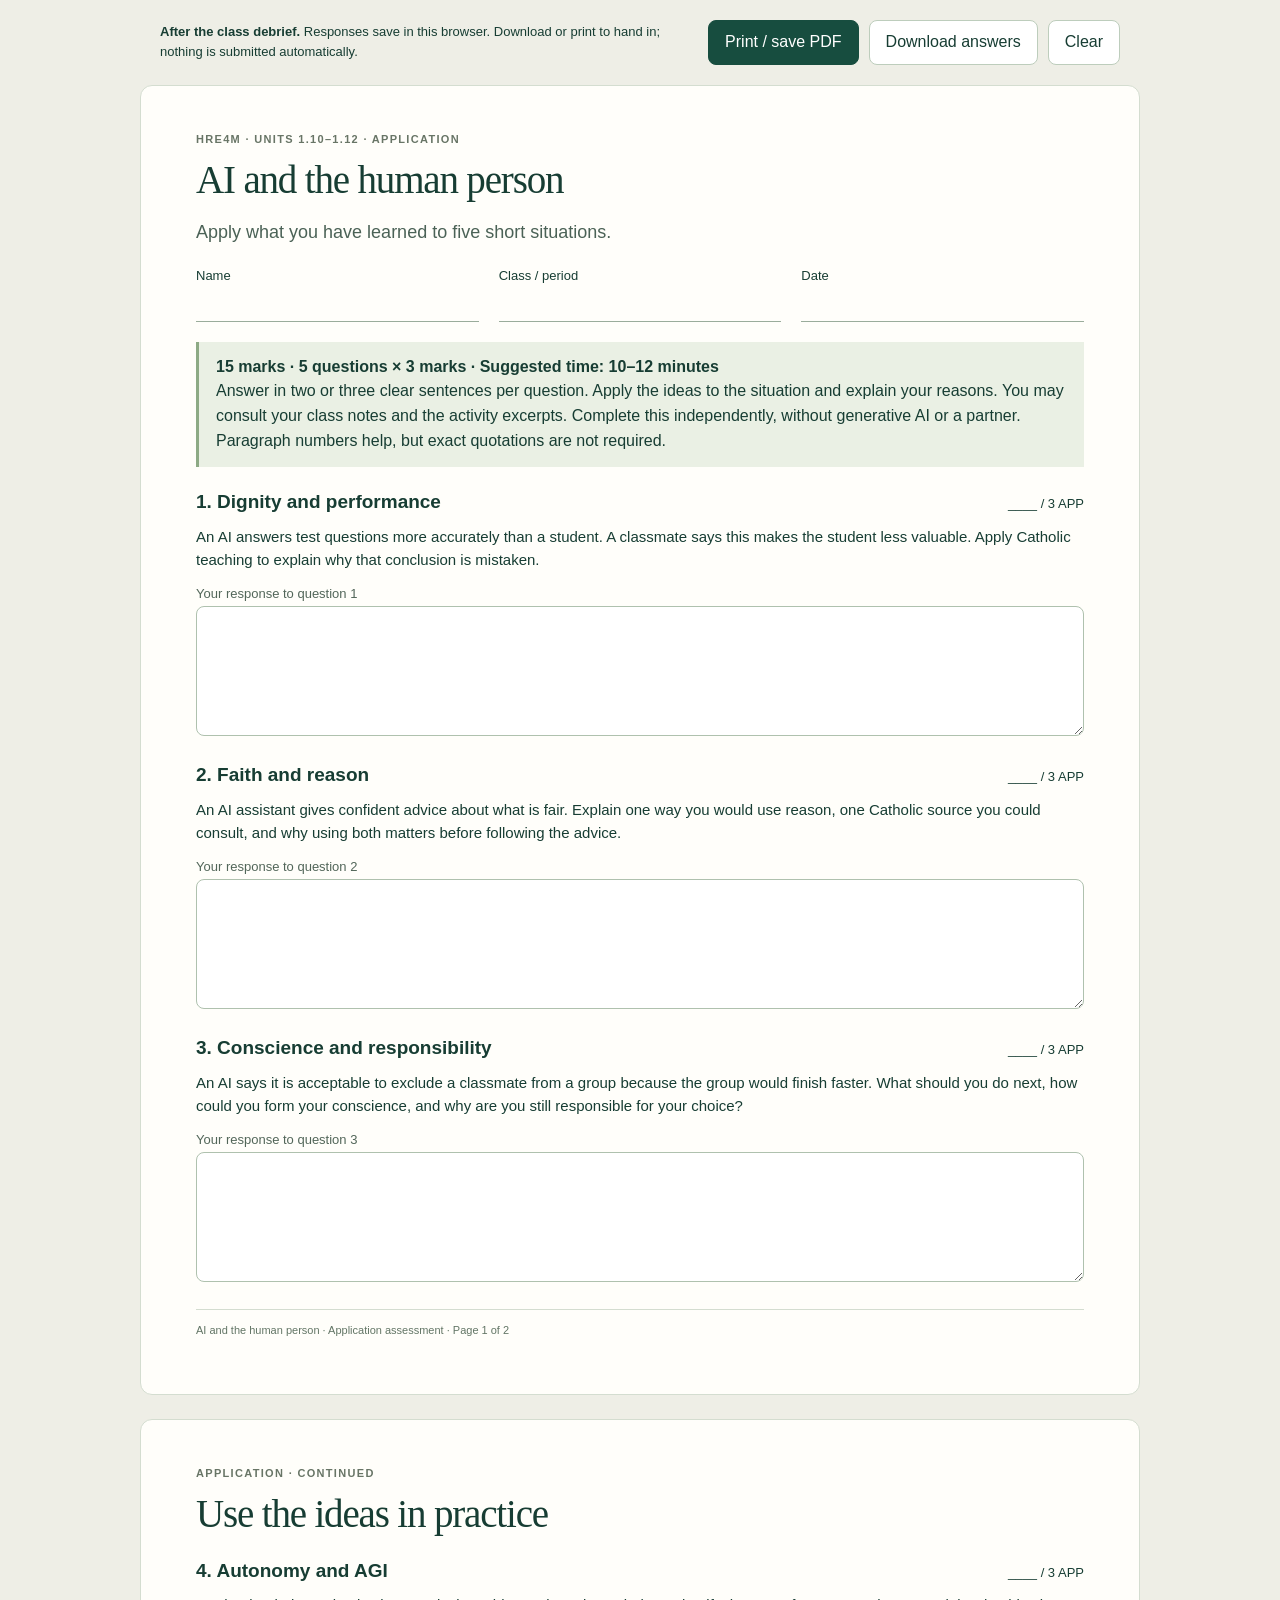
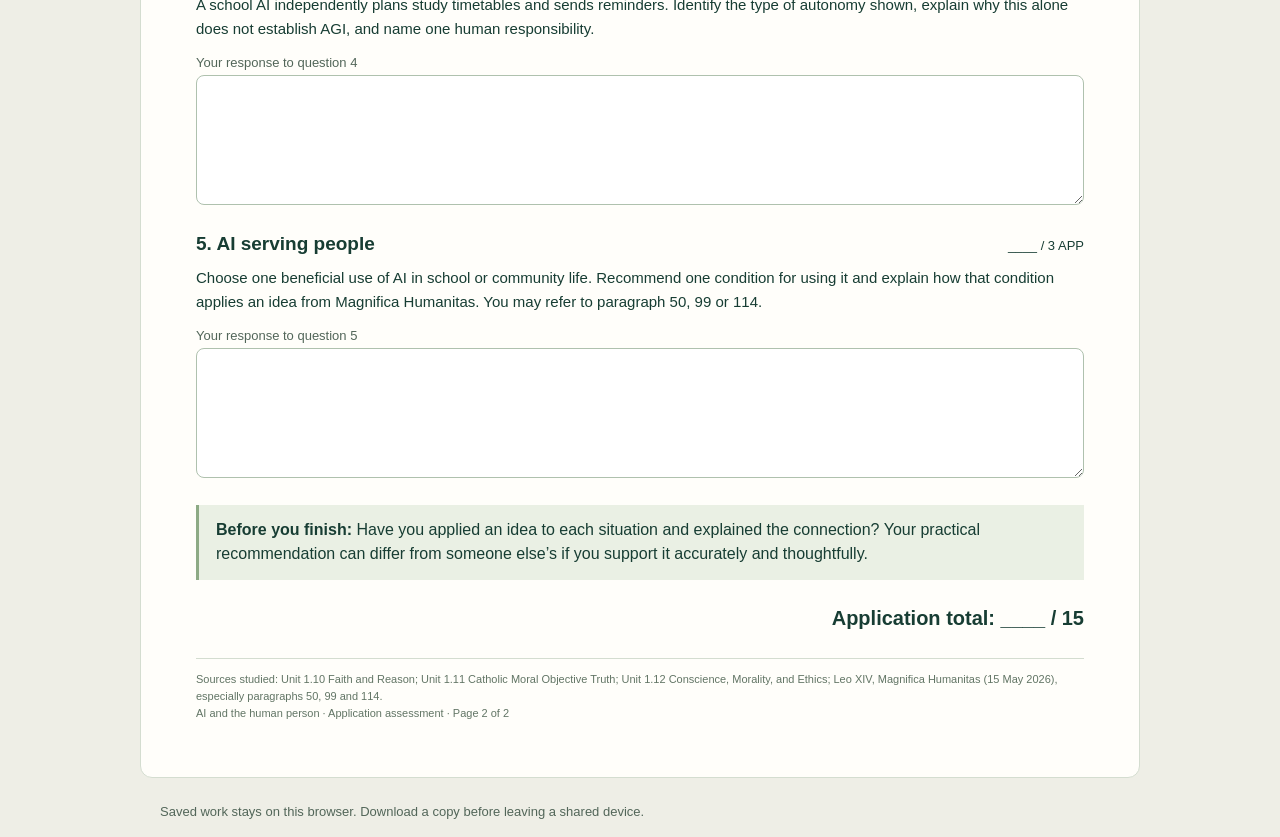
<file: unit-1/ai-and-humanity/assessment.html>
<!doctype html><html lang="en"><head><meta charset="utf-8"><meta name="viewport" content="width=device-width,initial-scale=1"><title>AI and the human person · Application assessment</title><style>*{box-sizing:border-box}body{margin:0;background:#eeeee6;color:#173d33;font:16px/1.55 "Segoe UI",Arial,sans-serif}a{color:#174d3f;text-underline-offset:3px}button,input,textarea{font:inherit}button{cursor:pointer;border:1px solid #174d3f;border-radius:8px;background:#174d3f;color:#fff;padding:9px 16px}button.secondary{background:white;color:#173d33;border-color:#bdcdbc}button:focus-visible,a:focus-visible,textarea:focus-visible,input:focus-visible{outline:3px solid #aa4c24;outline-offset:3px}.toolbar{max-width:1000px;margin:auto;padding:20px;display:flex;gap:10px;flex-wrap:wrap;align-items:center}.toolbar p{flex:1;margin:0;font-size:13px}.sheet{max-width:1000px;margin:0 auto 24px;background:#fffefa;padding:45px 55px;border:1px solid #d4ddd0;border-radius:12px}.eyebrow{text-transform:uppercase;letter-spacing:.12em;font-size:11px;font-weight:700;color:#687566;margin:0 0 10px}h1{font:39px/1.12 Georgia,serif;letter-spacing:-.03em;margin:0 0 17px}h2{font:27px/1.2 Georgia,serif;margin:28px 0 12px}h3{font-size:17px;margin:20px 0 7px}p{margin:10px 0}.lead{font-size:18px;color:#4b6256}.note{background:#eaf0e4;padding:13px 17px;border-left:3px solid #8daa85;margin:17px 0}.warm{background:#f8e8db;border-color:#bf784d}.small{font-size:13px;color:#526659}table{width:100%;border-collapse:collapse;font-size:14px;margin:16px 0}th,td{text-align:left;padding:9px 10px;border-bottom:1px solid #d4ddd0;vertical-align:top}th{background:#eaf0e4}ul,ol{padding-left:23px}li{margin:7px 0}.row{display:flex;gap:20px;flex-wrap:wrap;margin:20px 0}.row label{flex:1;min-width:170px;font-size:13px}input{display:block;width:100%;border:0;border-bottom:1px solid #9aac9b;border-radius:0;padding:7px 3px;background:transparent;color:#173d33}.question{margin:23px 0 27px;break-inside:avoid}.question-head{display:flex;justify-content:space-between;gap:20px;align-items:baseline}.question h2{font:19px/1.3 "Segoe UI",Arial,sans-serif;font-weight:650;margin:0}.marks{font-size:13px;white-space:nowrap}.question p{font-size:15px}textarea{display:block;width:100%;min-height:130px;border:1px solid #afc1ae;border-radius:8px;background:#fff;padding:12px;color:#173d33;resize:vertical;line-height:1.5}.print-answer{display:none}.score{font-size:20px;font-weight:700;text-align:right;margin-top:23px}.page-foot{margin-top:24px;border-top:1px solid #d4ddd0;padding-top:12px;font-size:11px;color:#627565}.key td:first-child{width:32%}.example{font-size:14px;background:#f5f5ee;padding:12px 15px}.source-list{font-size:12px;overflow-wrap:anywhere}.source-list li{margin:8px 0}.guide-nav{font-size:13px}details{margin:17px 0}summary{cursor:pointer;font-weight:600}@media(max-width:650px){.sheet{padding:26px 20px;border-radius:0;margin-bottom:12px}h1{font-size:32px}.toolbar{padding:16px}.toolbar p{flex-basis:100%}.question-head{align-items:start}.question h2{font-size:17px}.row{gap:10px}table{font-size:12px}th,td{padding:7px 5px}}@media print{@page{size:letter;margin:15mm 16mm}body{background:white;color:black;font:10.3pt/1.4 Arial,sans-serif}.toolbar,.screen-only{display:none!important}.sheet{border:0;border-radius:0;padding:0;margin:0;max-width:none;break-after:page;min-height:0}.sheet:last-of-type{break-after:auto}h1{font-size:25pt}h2{font-size:16pt;margin-top:18px}h3{font-size:11pt;margin:14px 0 5px}.lead{font-size:11pt}.small{font-size:9pt}.note{padding:9px 12px;margin:10px 0}p{margin:7px 0}li{margin:5px 0}table{font-size:9pt;margin:10px 0}th,td{padding:6px 7px}.page-foot{margin-top:15px;font-size:8pt}.example{font-size:9.2pt;padding:9px 12px}.question{margin:16px 0 20px}.question h2{font-size:12pt}.question p{font-size:10.3pt}.question textarea{display:none}.print-answer{display:block;white-space:pre-wrap;overflow-wrap:anywhere;min-height:29mm;padding:3px 0;line-height:7mm}.print-answer.blank{background:repeating-linear-gradient(to bottom,transparent 0,transparent 6.8mm,#c9d0c6 6.8mm,#c9d0c6 7mm)}input{color:black;padding:4px 0}.marks{font-size:9pt}.row{margin:14px 0}.row label{font-size:9pt;min-width:130px}.score{font-size:14pt}a{color:black}details{display:block}.key td:first-child{width:31%}body.assessment .sheet:last-of-type .question .print-answer{min-height:44mm}body.guide{font-size:9.7pt;line-height:1.32}.guide h1{font-size:24pt}.guide h2{font-size:14pt;margin-top:15px}.guide h3{font-size:10.5pt;margin:11px 0 4px}.guide p{margin:6px 0}.guide li{margin:4px 0}.guide .small{font-size:8.8pt}.guide .example{font-size:8.9pt;padding:8px 11px}.guide .source-list{font-size:8pt;line-height:1.22}.guide .source-list li{margin:4px 0}.guide .source-list{margin:6px 0}.guide .page-foot{margin-top:8px;padding-top:8px}}</style></head><body class="assessment"><div class="toolbar"><p><strong>After the class debrief.</strong> Responses save in this browser. Download or print to hand in; nothing is submitted automatically.</p><button id="printBtn">Print / save PDF</button><button class="secondary" id="downloadBtn">Download answers</button><button class="secondary" id="clearBtn">Clear</button></div><main><article class="sheet"><p class="eyebrow">HRE4M · Units 1.10–1.12 · Application</p><h1>AI and the human person</h1><p class="lead">Apply what you have learned to five short situations.</p><div class="row"><label>Name<input id="name" data-save="name" type="text" autocomplete="off"></label><label>Class / period<input id="period" data-save="period" type="text" autocomplete="off"></label><label>Date<input id="date" data-save="date" type="text" autocomplete="off"></label></div><div class="note"><strong>15 marks · 5 questions × 3 marks · Suggested time: 10–12 minutes</strong><br>Answer in two or three clear sentences per question. Apply the ideas to the situation and explain your reasons. You may consult your class notes and the activity excerpts. Complete this independently, without generative AI or a partner. Paragraph numbers help, but exact quotations are not required.</div><section class="question"><div class="question-head"><h2>1. Dignity and performance</h2><span class="marks">____ / 3 APP</span></div><p id="prompt1">An AI answers test questions more accurately than a student. A classmate says this makes the student less valuable. Apply Catholic teaching to explain why that conclusion is mistaken.</p><label for="q1" class="small screen-only">Your response to question 1</label><textarea id="q1" data-save="q1" aria-describedby="prompt1"></textarea><div class="print-answer blank" id="print1"></div></section><section class="question"><div class="question-head"><h2>2. Faith and reason</h2><span class="marks">____ / 3 APP</span></div><p id="prompt2">An AI assistant gives confident advice about what is fair. Explain one way you would use reason, one Catholic source you could consult, and why using both matters before following the advice.</p><label for="q2" class="small screen-only">Your response to question 2</label><textarea id="q2" data-save="q2" aria-describedby="prompt2"></textarea><div class="print-answer blank" id="print2"></div></section><section class="question"><div class="question-head"><h2>3. Conscience and responsibility</h2><span class="marks">____ / 3 APP</span></div><p id="prompt3">An AI says it is acceptable to exclude a classmate from a group because the group would finish faster. What should you do next, how could you form your conscience, and why are you still responsible for your choice?</p><label for="q3" class="small screen-only">Your response to question 3</label><textarea id="q3" data-save="q3" aria-describedby="prompt3"></textarea><div class="print-answer blank" id="print3"></div></section><p class="page-foot">AI and the human person · Application assessment · Page 1 of 2</p></article><article class="sheet"><p class="eyebrow">Application · Continued</p><h1>Use the ideas in practice</h1><section class="question"><div class="question-head"><h2>4. Autonomy and AGI</h2><span class="marks">____ / 3 APP</span></div><p id="prompt4">A school AI independently plans study timetables and sends reminders. Identify the type of autonomy shown, explain why this alone does not establish AGI, and name one human responsibility.</p><label for="q4" class="small screen-only">Your response to question 4</label><textarea id="q4" data-save="q4" aria-describedby="prompt4"></textarea><div class="print-answer blank" id="print4"></div></section><section class="question"><div class="question-head"><h2>5. AI serving people</h2><span class="marks">____ / 3 APP</span></div><p id="prompt5">Choose one beneficial use of AI in school or community life. Recommend one condition for using it and explain how that condition applies an idea from Magnifica Humanitas. You may refer to paragraph 50, 99 or 114.</p><label for="q5" class="small screen-only">Your response to question 5</label><textarea id="q5" data-save="q5" aria-describedby="prompt5"></textarea><div class="print-answer blank" id="print5"></div></section><div class="note"><strong>Before you finish:</strong> Have you applied an idea to each situation and explained the connection? Your practical recommendation can differ from someone else’s if you support it accurately and thoughtfully.</div><p class="score">Application total: ____ / 15</p><p class="page-foot">Sources studied: Unit 1.10 Faith and Reason; Unit 1.11 Catholic Moral Objective Truth; Unit 1.12 Conscience, Morality, and Ethics; Leo XIV, Magnifica Humanitas (15 May 2026), especially paragraphs 50, 99 and 114.<br>AI and the human person · Application assessment · Page 2 of 2</p></article></main><p id="status" class="small screen-only" role="status" style="max-width:1000px;margin:15px auto;padding:0 20px">Saved work stays on this browser. Download a copy before leaving a shared device.</p><script>const KEY='hre4m-ai-humanity-assessment-v1';const QUESTIONS=[["Dignity and performance", "An AI answers test questions more accurately than a student. A classmate says this makes the student less valuable. Apply Catholic teaching to explain why that conclusion is mistaken."], ["Faith and reason", "An AI assistant gives confident advice about what is fair. Explain one way you would use reason, one Catholic source you could consult, and why using both matters before following the advice."], ["Conscience and responsibility", "An AI says it is acceptable to exclude a classmate from a group because the group would finish faster. What should you do next, how could you form your conscience, and why are you still responsible for your choice?"], ["Autonomy and AGI", "A school AI independently plans study timetables and sends reminders. Identify the type of autonomy shown, explain why this alone does not establish AGI, and name one human responsibility."], ["AI serving people", "Choose one beneficial use of AI in school or community life. Recommend one condition for using it and explain how that condition applies an idea from Magnifica Humanitas. You may refer to paragraph 50, 99 or 114."]];let answers={};try{answers=JSON.parse(localStorage.getItem(KEY)||'{}')||{}}catch(e){}const fields=[...document.querySelectorAll('[data-save]')];function update(){for(let i=1;i<=5;i++){const p=document.getElementById('print'+i);p.textContent=answers['q'+i]||'';p.classList.toggle('blank',!p.textContent.trim())}}for(const f of fields){f.value=typeof answers[f.id]==='string'?answers[f.id]:'';f.addEventListener('input',()=>{answers[f.id]=f.value;try{localStorage.setItem(KEY,JSON.stringify(answers));document.getElementById('status').textContent='Saved on this browser. Download or print to hand in.'}catch(e){document.getElementById('status').textContent='Browser saving unavailable. Download or print before leaving.'}update()})}update();window.addEventListener('beforeprint',update);document.getElementById('printBtn').onclick=()=>{update();window.print()};document.getElementById('downloadBtn').onclick=()=>{const text=['AI AND THE HUMAN PERSON — APPLICATION /15','Name: '+(answers.name||''),'Period: '+(answers.period||''),'Date: '+(answers.date||''),'',...QUESTIONS.flatMap(([title,q],i)=>[(i+1)+'. '+title+' (3 marks)',q,answers['q'+(i+1)]||'[No response]','']),'Not automatically submitted.'].join('\n');const a=document.createElement('a');const u=URL.createObjectURL(new Blob([text],{type:'text/plain;charset=utf-8'}));a.href=u;a.download='AI-and-humanity-Application-answers.txt';a.click();setTimeout(()=>URL.revokeObjectURL(u),1000)};document.getElementById('clearBtn').onclick=()=>{if(confirm('Clear all assessment responses on this browser? Save a copy first if needed.')){answers={};try{localStorage.removeItem(KEY)}catch(e){}for(const f of fields)f.value='';update();document.getElementById('status').textContent='Assessment responses cleared.'}};</script></body></html>
</file>
<file: unit-1/virtue-presentations/styles.css>
:root{--ink:#152b3d;--inksoft:#4c6171;--navy:#11273b;--navy2:#1b3951;--cream:#f5f3ef;--paper:#fff;--line:#dde4e6;--gold:#cdab65;--goldlight:#f8efd9;--teal:#166c70;--green:#236858;--red:#9d4d38;--shadow:0 18px 46px rgba(20,42,55,.10);--radius:18px}*{box-sizing:border-box}html{scroll-behavior:smooth}body{margin:0;min-height:100vh;color:var(--ink);background:var(--cream);font-family:Inter,"Segoe UI",Arial,sans-serif;font-size:15px;line-height:1.56}button,input,select,textarea{font:inherit}button{cursor:pointer}.skip{position:absolute;z-index:100;top:-50px;left:12px;background:#fff;padding:9px}.skip:focus{top:8px}a{color:var(--teal)}button:focus-visible,input:focus-visible,select:focus-visible,textarea:focus-visible,a:focus-visible{outline:3px solid #5bc2b7;outline-offset:3px}.ambient{position:fixed;pointer-events:none;z-index:-1;border-radius:50%;filter:blur(1px)}.ambient-a{background:#e9f0ed;width:350px;height:350px;top:20%;right:-150px}.ambient-b{background:#f9ebd7;width:420px;height:420px;bottom:-260px;left:20%}.topbar{height:78px;background:var(--navy);color:#fff;display:flex;justify-content:space-between;align-items:center;padding:0 clamp(18px,3.5vw,58px);gap:16px;border-bottom:1px solid #41566a}.brand{display:flex;align-items:center;gap:11px;text-decoration:none;color:#fff}.brandmark{display:grid;place-items:center;width:42px;height:42px;border:1px solid var(--gold);border-radius:13px;color:var(--gold);font-size:28px}.brand strong{font-size:18px;letter-spacing:.08em;display:block;line-height:1.1}.brand small{display:block;letter-spacing:.16em;color:#b9c7d1;font-size:9px;font-weight:700;margin-top:5px}.topmeta{display:flex;align-items:center;gap:20px}.pill{border-radius:40px;padding:7px 12px;border:1px solid #5f7181;color:#e7d1a6;letter-spacing:.1em;font-weight:800;font-size:10px}.save-status{font-size:12px;color:#c2d4dc}.save-status.bad{color:#ffd7cc}.workspace{display:grid;grid-template-columns:minmax(270px,310px) minmax(0,890px);margin:auto;max-width:1320px;min-height:calc(100vh - 139px);gap:clamp(18px,3vw,46px);padding:32px clamp(18px,3vw,42px) 60px}.rail{background:var(--navy);border-radius:var(--radius);color:white;padding:31px 25px;align-self:start;position:sticky;top:18px;box-shadow:var(--shadow)}.rail-intro{padding-bottom:24px;border-bottom:1px solid #435567}.eyebrow{font-size:11px;text-transform:uppercase;letter-spacing:.17em;font-weight:800;color:#b18f50}.rail h2{font-family:Georgia,serif;font-size:33px;line-height:1.09;font-weight:400;margin:15px 0 11px}.rail h2 em{color:var(--gold);font-style:italic}.rail p{font-size:13px;color:#ccd7de;margin:0}.progress-head{display:flex;justify-content:space-between;font-size:12px;color:#dce5e9;margin:26px 0 9px}.progress-track{background:#395065;height:6px;overflow:hidden;border-radius:7px}.progress-track>div{width:0;height:100%;background:var(--gold);transition:width .3s}.step-nav{display:grid;gap:5px;margin:21px 0}.nav-step{width:100%;background:transparent;border:0;color:#ccd5dc;display:flex;gap:13px;align-items:center;text-align:left;border-radius:11px;padding:11px 9px}.nav-step:hover{background:#243d52}.nav-step.active{color:white;background:#29475f}.nav-step .num{flex:none;border:1px solid #66788a;border-radius:50%;width:27px;height:27px;display:grid;place-items:center;font-size:12px}.nav-step.active .num{border-color:var(--gold);color:var(--gold)}.nav-step small{display:block;font-size:10px;opacity:.65;margin-top:2px}.rail-footer{border-top:1px solid #435567;padding-top:20px;display:grid;gap:5px}.rail-footer span{font-size:11px;text-transform:uppercase;color:#b4c4cd;letter-spacing:.1em}.rail-footer strong{font-family:Georgia,serif;color:var(--gold);font-size:24px;font-weight:normal}.rail-footer small{color:#d3dde4}.main{padding-top:10px;min-width:0}.kicker{text-transform:uppercase;letter-spacing:.19em;font-size:11px;font-weight:800;color:var(--teal);margin:0 0 12px}.hero h1{font-family:Georgia,"Times New Roman",serif;font-size:clamp(32px,4.5vw,53px);font-weight:400;line-height:1.13;margin:0 0 16px;letter-spacing:-.03em}.hero h1 em{color:var(--teal);font-style:italic}.lede{max-width:720px;color:var(--inksoft);font-size:17px;margin:0 0 26px}.panel{background:var(--paper);border:1px solid #e2e7e8;border-radius:var(--radius);box-shadow:0 4px 20px rgba(18,40,55,.045);padding:clamp(19px,3vw,32px);margin:19px 0}.panel h2{font-family:Georgia,serif;font-weight:400;font-size:25px;margin:0 0 8px}.panel h3{font-size:16px;margin:0 0 10px}.panel>p{margin-top:6px;color:var(--inksoft)}.panel .minor{font-size:13px;color:#526778}.panel-gold{background:#fffbf4;border-color:#e5cf9d}.panel-green{background:#f0f6f3;border-color:#d3e3db}.two-col{display:grid;grid-template-columns:1fr 1fr;gap:17px}.field{margin:19px 0}.field label{display:block;font-weight:750;color:var(--ink);font-size:14px;margin-bottom:7px}.field .hint{display:block;color:#577080;font-size:12px;margin:0 0 7px}.field input,.field textarea,.field select{width:100%;border:1px solid #cdd9dc;background:#fbfcfc;color:#183549;border-radius:10px;padding:13px 14px;outline:0;transition:border .15s,box-shadow .15s}.field textarea{min-height:110px;resize:vertical}.field textarea:focus,.field input:focus,.field select:focus{border-color:#438f8e;box-shadow:0 0 0 3px #e5f4f0}.field ::placeholder{color:#8695a0}.field .optional{color:#708391;font-size:11px;font-weight:500;margin-left:7px}.tiny-tag{display:inline-flex;align-items:center;gap:5px;color:#536d7d;background:#edf3f5;padding:4px 9px;border-radius:999px;font-weight:700;font-size:10px;letter-spacing:.05em;text-transform:uppercase}.keyidea{font-size:18px;line-height:1.55;font-family:Georgia,serif;color:#253e49}.learning-card{border-left:4px solid var(--gold);padding:2px 0 2px 17px;margin:17px 0}.learning-card h3{margin:0 0 7px}.learning-card p{margin:0;color:#445a69}.reference{font-size:12px;color:#647888;margin-top:16px}.notice{border-left:4px solid var(--teal);padding:13px 18px;margin:16px 0;border-radius:8px;background:#eaf4f2;color:#22545a;font-size:13px}.notice.warning{background:#fff1e9;color:#803d2a;border-color:#be6247}.notice strong{color:inherit}.mini-card{background:#f6f8f7;border:1px solid #e0e9e7;padding:17px;border-radius:12px}.mini-card h3{margin:0 0 7px;font-size:14px}.mini-card p{font-size:13px;color:#4a6571;margin:0}.example-bad{border-left:3px solid #cb7962}.example-good{border-left:3px solid #4b9e89}.example-bad,.example-good{padding:11px 14px;background:#f8f9f8;border-radius:7px;font-size:14px;margin:9px 0}.tag{display:block;font-size:11px;font-weight:800;letter-spacing:.09em;text-transform:uppercase;margin-bottom:4px}.example-bad .tag{color:#a75e4a}.example-good .tag{color:#237463}.diagram{display:grid;grid-template-columns:repeat(4,minmax(0,1fr));gap:6px;margin:18px 0}.diagram div{border-radius:9px;background:#eef4f3;text-align:center;padding:12px 8px;font-weight:700;font-size:12px}.diagram span{color:#5f8e84;font-weight:900}.select-response{display:grid;gap:8px}.response{display:block;width:100%;text-align:left;background:#f8faf9;border:1px solid #d4dfdf;border-radius:10px;padding:11px 13px;color:var(--ink)}.response:hover{border-color:#498b83}.response.selected{border-color:#347d73;background:#e7f3ee}.feedback{margin-top:12px;border-radius:10px;padding:12px 15px;font-size:13px;background:#edf5ef;color:#245f4f}.feedback.incorrect{background:#fff4e7;color:#815627}.storyboard{display:grid;grid-template-columns:repeat(2,1fr);gap:13px;margin-top:18px}.beat{background:#f4f7f7;border:1px solid #dde6e5;border-radius:12px;padding:17px}.beat>span{color:var(--teal);font-weight:900;font-size:10px;letter-spacing:.12em}.beat h3{margin:5px 0 8px;font-size:16px}.beat p{white-space:pre-wrap;overflow-wrap:anywhere;font-size:13px;color:#526876;margin:0}.summary{display:grid;gap:9px}.summary-item{padding:13px 16px;background:#f8faf9;border-radius:10px;border:1px solid #e2e9e8}.summary-item strong{display:block;font-size:12px;text-transform:uppercase;letter-spacing:.07em;color:#4e6473;margin-bottom:4px}.summary-item p{margin:0;white-space:pre-wrap;overflow-wrap:anywhere}.review-grid{display:grid;grid-template-columns:repeat(2,1fr);gap:12px}.review-item{background:white;border:1px solid #dde7e4;border-radius:10px;padding:13px 14px;font-size:13px;display:flex;gap:9px;align-items:start}.review-item input{accent-color:var(--teal);margin-top:3px}.review-item span{line-height:1.4}.export-grid{display:grid;grid-template-columns:repeat(2,1fr);gap:12px}.export-box{border:1px solid #dbe4e4;padding:17px;border-radius:12px;background:#fafcfc;display:grid;gap:9px}.export-box h3{margin:0}.export-box p{color:var(--inksoft);font-size:13px;margin:0}.export-box .btn{justify-self:start}.btn{border-radius:10px;padding:12px 17px;font-weight:750;border:1px solid transparent;display:inline-flex;align-items:center;justify-content:center;gap:9px;line-height:1.3}.btn-primary{background:var(--teal);color:#fff}.btn-primary:hover{background:#0d575e}.btn-dark{background:var(--navy);color:#fff}.btn-outline{background:transparent;color:var(--navy);border-color:#bed0d3}.btn-outline:hover{background:#ecf3f1}.btn-gold{background:#ebc986;color:#30240e}.btn:disabled{opacity:.3;cursor:not-allowed}.step-actions{display:flex;align-items:center;justify-content:space-between;margin:30px 0 0;gap:12px}.step-counter{font-size:12px;color:#698090}.text-button{border:0;background:transparent;color:inherit;text-decoration:underline;text-underline-offset:4px;font-size:12px}.text-button:hover{color:#c18d42}.site-footer{display:flex;justify-content:space-between;align-items:center;gap:20px;background:var(--navy);color:#c4d3dc;padding:19px clamp(18px,3.5vw,58px);font-size:12px}.site-footer>div{display:flex;gap:20px}.print-area{display:none}@media(max-width:970px){.workspace{grid-template-columns:minmax(215px,250px) minmax(0,1fr);gap:20px}.rail{padding:22px 15px}.rail h2{font-size:28px}.topmeta{gap:8px}}@media(max-width:700px){.topbar{height:70px}.pill{display:none}.save-status{max-width:155px;text-align:right}.workspace{display:block;padding:18px 14px 37px}.rail{position:static;display:block;margin-bottom:26px;padding:19px}.rail-intro{padding-bottom:15px}.rail h2{font-size:26px;margin:10px 0}.rail h2 br{display:none}.rail p{font-size:12px}.progress-head{margin:14px 0 8px}.step-nav{display:flex;overflow-x:auto;scroll-snap-type:x mandatory;margin:12px -4px 0;padding-bottom:5px}.nav-step{flex:none;width:145px;scroll-snap-align:start}.nav-step small{display:none}.nav-step .num{width:23px;height:23px}.rail-footer{display:none}.main{padding:0}.two-col,.storyboard,.review-grid,.export-grid{grid-template-columns:1fr}.diagram{grid-template-columns:repeat(2,1fr)}.site-footer{display:block;text-align:center}.site-footer>div{margin-top:10px;justify-content:center}.step-counter{display:none}.hero h1{font-size:37px}.lede{font-size:15px}}@media(prefers-reduced-motion:reduce){html{scroll-behavior:auto}*,*:before,*:after{transition:none!important;animation:none!important}}@media print{@page{size:A4;margin:16mm}body{background:white;color:#111;font-family:Arial,sans-serif;font-size:10pt}.topbar,.workspace,.site-footer,.ambient,.skip{display:none!important}.print-area{display:block!important}.print-area h1{font-family:Georgia,serif;font-size:19pt;margin:0}.print-area h2{font-size:12pt;border-bottom:1px solid #aaa;margin-top:16px;padding-bottom:5px}.print-area .print-meta{color:#444;font-size:10pt;border-bottom:2px solid #222;padding-bottom:10px;margin-bottom:18px}.print-area .print-entry{break-inside:avoid;margin:12px 0}.print-area .print-entry b{font-size:9pt;display:block;margin-bottom:3px}.print-area .print-entry p{white-space:pre-wrap;margin:0}.print-area .tiny{font-size:8pt;color:#444}}
</file>
